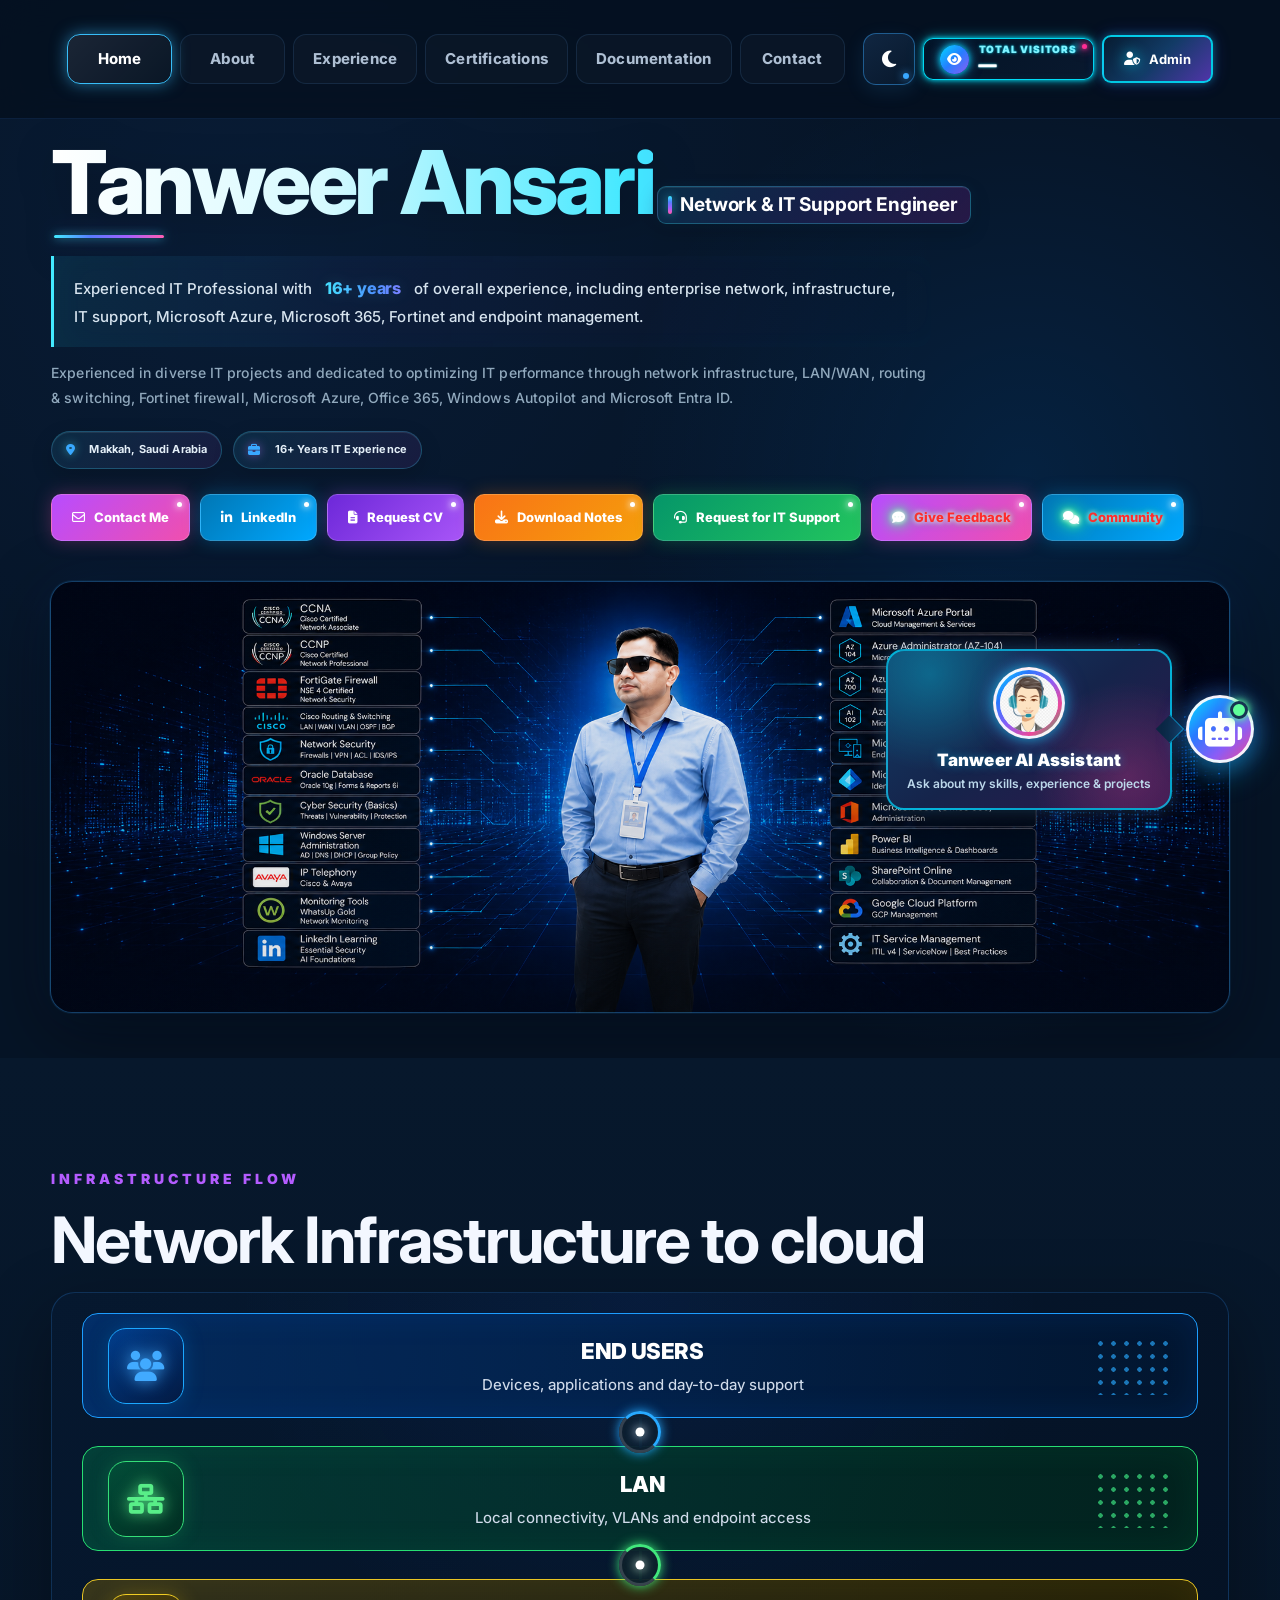
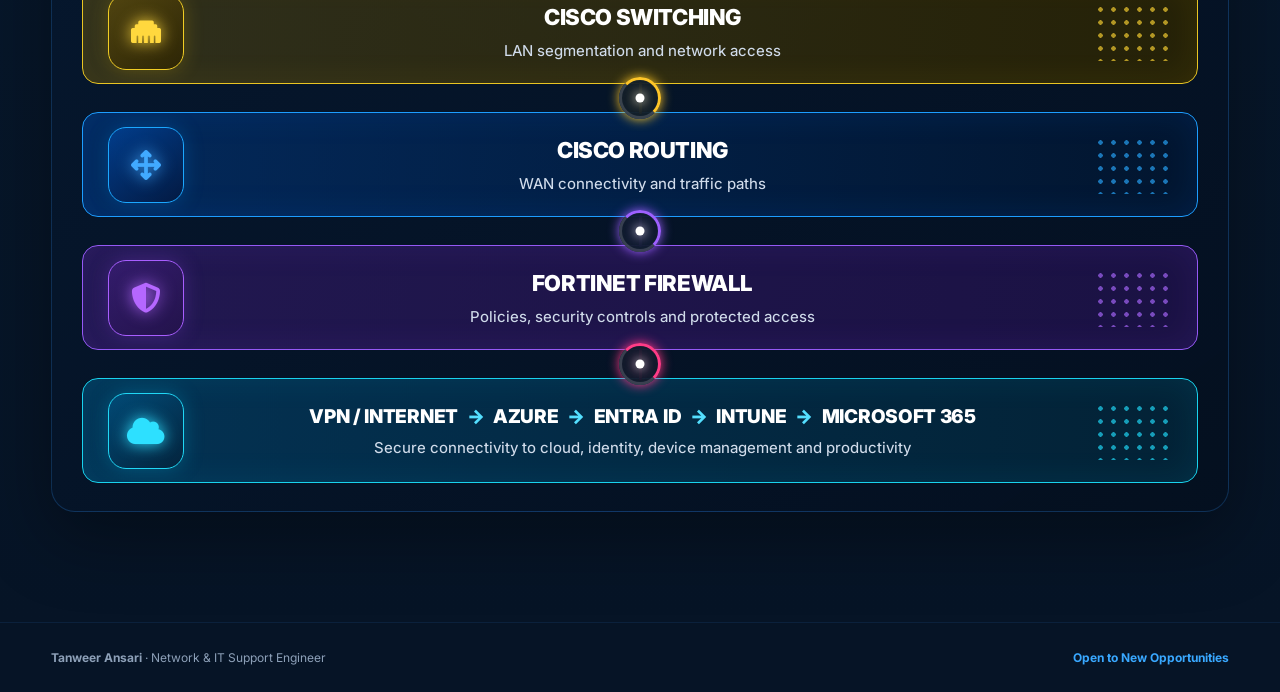
<file: index.html>
<!DOCTYPE html>
<html lang="en">

<head>

    <!-- Google tag (gtag.js) -->
    <script async src="https://www.googletagmanager.com/gtag/js?id=G-CLJZCDB7HK"></script>

    <script>
        window.dataLayer = window.dataLayer || [];

        function gtag() {
            dataLayer.push(arguments);
        }

        gtag('js', new Date());

        gtag('config', 'G-CLJZCDB7HK');
    </script>


    <meta charset="UTF-8">

    <meta name="viewport"
          content="width=device-width, initial-scale=1.0">


    <title>
        Tanweer Ansari | Network & IT Support Engineer
    </title>


    <meta name="description"
          content="Tanweer Ansari - Network & IT Support Engineer with 16+ years of enterprise IT experience across networking, Microsoft Azure, Microsoft 365, Fortinet and infrastructure support.">


    <meta name="keywords"
          content="Tanweer Ansari, Network Engineer, IT Support Engineer, Azure Engineer, Cisco, Fortinet, Microsoft 365, Intune, Entra ID, Saudi Arabia">


    <meta name="author"
          content="Tanweer Ansari">


    <!-- FONT AWESOME -->

    <link rel="stylesheet"
          href="https://cdnjs.cloudflare.com/ajax/libs/font-awesome/6.5.2/css/all.min.css">


    <!-- GOOGLE FONT -->

    <link rel="preconnect"
          href="https://fonts.googleapis.com">

    <link rel="preconnect"
          href="https://fonts.gstatic.com"
          crossorigin>


    <link href="https://fonts.googleapis.com/css2?family=Inter:wght@400;500;600;700;800&display=swap"
          rel="stylesheet">


    <!-- MAIN CSS -->

    <link rel="stylesheet"
          href="style.css">



<style>

/* =========================================================
   PREMIUM PINK DJ LIVE VISITOR COUNTER
   Bigger + clearer + WhatsApp size
========================================================= */


.nav-visitor-counter {

    position: relative;

    overflow: hidden;

    isolation: isolate;


    /* SAME FEEL AS WHATSAPP */

    height: 42px;

    min-width: 152px;


    padding:
        0 16px;


    display:
        inline-flex;


    align-items:
        center;


    justify-content:
        center;


    gap:
        10px;


    border-radius:
        10px;


    border:
        1px solid
        rgba(0, 229, 255, 0.95);


    background:

        linear-gradient(

            135deg,

            rgba(4, 20, 39, 0.98),

            rgba(9, 25, 47, 0.98)

        );


    flex:
        0 0 auto;


    white-space:
        nowrap;


    box-shadow:

        0 0 5px
        rgba(0,229,255,.90),

        0 0 12px
        rgba(0,229,255,.45),

        0 0 20px
        rgba(0,229,255,.12),

        inset 0 0 10px
        rgba(0,229,255,.05);


    animation:

        visitorSoftBeat
        1.4s
        ease-in-out
        infinite;


    transition:

        transform
        .25s
        ease,

        box-shadow
        .25s
        ease;

}



/* =========================================================
   PINK LASER LIGHT
   LEFT TO RIGHT
========================================================= */


.nav-visitor-counter::before {

    content:
        "";


    position:
        absolute;


    top:
        -90%;


    left:
        -45%;


    width:
        25%;


    height:
        280%;


    transform:

        rotate(24deg);


    background:

        linear-gradient(

            90deg,

            transparent,

            rgba(255, 20, 147, .12),

            rgba(255, 0, 128, .65),

            rgba(255, 105, 180, 1),

            rgba(255, 0, 128, .90),

            rgba(255, 20, 147, .30),

            transparent

        );


    filter:

        blur(1px);


    animation:

        visitorPinkLaser
        1.8s
        linear
        infinite;


    pointer-events:
        none;


    z-index:
        0;

}



/* =========================================================
   SMALL BLINKING LIVE LIGHTS
========================================================= */


.nav-visitor-counter::after {

    content:
        "";


    position:
        absolute;


    top:
        5px;


    right:
        6px;


    width:
        5px;


    height:
        5px;


    border-radius:
        50%;


    background:

        #ff2d95;


    box-shadow:

        0 0 4px
        #ff2d95,

        0 0 8px
        #ff2d95,

        0 0 13px
        rgba(255,45,149,.80),

        -8px 0 6px
        #00e5ff;


    animation:

        visitorLED
        .45s
        ease-in-out
        infinite
        alternate;


    z-index:
        5;

}



/* =========================================================
   CONTENT ABOVE LASER
========================================================= */


.nav-visitor-counter > * {

    position:
        relative;


    z-index:
        2;

}



/* =========================================================
   VISITOR EYE ICON
========================================================= */


.nav-visitor-counter
.visitor-counter-icon {

    width:
        29px !important;


    height:
        29px !important;


    min-width:
        29px !important;


    display:
        flex !important;


    align-items:
        center !important;


    justify-content:
        center !important;


    border-radius:
        50% !important;


    color:
        #ffffff !important;


    font-size:
        13px !important;


    background:

        linear-gradient(

            135deg,

            #00d9ff,

            #267dff,

            #8b5cf6

        ) !important;


    box-shadow:

        0 0 6px
        rgba(0,217,255,.95),

        0 0 13px
        rgba(0,217,255,.55),

        0 0 18px
        rgba(139,92,246,.18)

        !important;


    animation:

        visitorIconPulse
        .8s
        ease-in-out
        infinite
        alternate;

}



/* =========================================================
   VISITOR INFORMATION
========================================================= */


.nav-visitor-counter
.visitor-counter-info {

    display:
        flex !important;


    flex-direction:
        column !important;


    justify-content:
        center !important;


    align-items:
        flex-start !important;


    line-height:
        1 !important;

}



/* =========================================================
   TOTAL VISITORS TEXT
========================================================= */


.nav-visitor-counter
.visitor-counter-label {

    font-family:
        "Inter",
        sans-serif
        !important;


    font-size:
        10px !important;


    font-weight:
        900 !important;


    letter-spacing:
        .8px !important;


    line-height:
        1 !important;


    color:
        #82f2ff !important;


    text-shadow:

        0 0 2px
        rgba(0,229,255,.90),

        0 0 5px
        rgba(0,229,255,.30)

        !important;

}



/* =========================================================
   VISITOR NUMBER
   SHARP + CLEAR
========================================================= */


.nav-visitor-counter
#visitor-count {

    margin:

        3px
        0
        0
        !important;


    font-family:

        "Inter",
        Arial,
        sans-serif
        !important;


    font-size:

        18px
        !important;


    line-height:

        1
        !important;


    font-weight:

        900
        !important;


    letter-spacing:

        .3px
        !important;


    color:

        #ffffff
        !important;


    -webkit-font-smoothing:

        antialiased;


    text-rendering:

        geometricPrecision;


    text-shadow:

        0 0 1px
        rgba(255,255,255,1),

        0 0 3px
        rgba(0,229,255,.75)

        !important;


    animation:

        visitorNumberSharpPulse
        .9s
        ease-in-out
        infinite
        alternate;

}



/* =========================================================
   HIDE LONG DESCRIPTION
========================================================= */


.nav-visitor-counter
.visitor-counter-text {

    display:
        none !important;

}



/* =========================================================
   KEEP NAVBAR ITEMS IN SAME LINE
========================================================= */


.nav-buttons {

    flex-wrap:
        nowrap !important;

}



/* =========================================================
   HOVER
========================================================= */


.nav-visitor-counter:hover {

    transform:

        translateY(-2px)
        scale(1.045);


    box-shadow:

        0 0 7px
        rgba(0,229,255,.95),

        0 0 15px
        rgba(0,229,255,.60),

        0 0 25px
        rgba(255,0,128,.30);

}



/* =========================================================
   ANIMATION - PINK LASER
========================================================= */


@keyframes visitorPinkLaser {

    0% {

        left:
            -45%;

    }


    100% {

        left:
            135%;

    }

}



/* =========================================================
   ANIMATION - LED
========================================================= */


@keyframes visitorLED {

    from {

        opacity:
            .30;


        transform:

            scale(.7);

    }


    to {

        opacity:
            1;


        transform:

            scale(1.45);

    }

}



/* =========================================================
   ANIMATION - CARD HEART BEAT
========================================================= */


@keyframes visitorSoftBeat {

    0%,
    100% {

        transform:

            scale(1);

    }


    50% {

        transform:

            scale(1.015);

    }

}



/* =========================================================
   ANIMATION - EYE ICON
========================================================= */


@keyframes visitorIconPulse {

    from {

        transform:

            scale(.94);


        filter:

            brightness(.95);

    }


    to {

        transform:

            scale(1.07);


        filter:

            brightness(1.30);

    }

}



/* =========================================================
   ANIMATION - VISITOR NUMBER
========================================================= */


@keyframes visitorNumberSharpPulse {

    from {

        opacity:
            .93;


        transform:

            scale(1);

    }


    to {

        opacity:
            1;


        transform:

            scale(1.07);

    }

}



/* =========================================================
   LAPTOP
========================================================= */


@media
(max-width: 1250px) {


    .nav-visitor-counter {

        height:
            42px;


        min-width:
            145px;


        padding:

            0
            12px;


        gap:
            8px;

    }


    .nav-visitor-counter
    .visitor-counter-label {

        font-size:

            9px
            !important;

    }


    .nav-visitor-counter
    #visitor-count {

        font-size:

            17px
            !important;

    }

}



/* =========================================================
   TABLET / MOBILE
========================================================= */


@media
(max-width: 800px) {


    .nav-visitor-counter {

        height:
            38px;


        min-width:
            72px;


        padding:

            0
            7px;

    }


    .nav-visitor-counter
    .visitor-counter-label {

        display:

            none
            !important;

    }


    .nav-visitor-counter
    .visitor-counter-icon {

        width:

            25px
            !important;


        height:

            25px
            !important;


        min-width:

            25px
            !important;


        font-size:

            11px
            !important;

    }


    .nav-visitor-counter
    #visitor-count {

        font-size:

            16px
            !important;

    }

}



/* =========================================================
   SMALL MOBILE
========================================================= */


@media
(max-width: 520px) {


    .nav-visitor-counter {

        min-width:
            60px;


        padding:

            0
            6px;


        gap:
            5px;

    }


    .nav-visitor-counter
    .visitor-counter-icon {

        width:

            23px
            !important;


        height:

            23px
            !important;


        min-width:

            23px
            !important;

    }


    .nav-visitor-counter
    #visitor-count {

        font-size:

            15px
            !important;

    }

}

/* =========================================================
   PREMIUM FLOATING WHATSAPP
========================================================= */

.floating-whatsapp {

    position: fixed;

    right: 24px;
    bottom: 100px;

    z-index: 99999;

    display: flex;
    align-items: center;

    gap: 12px;
}


/* POPUP MESSAGE */

.whatsapp-popup {

    position: relative;

    padding: 12px 17px;

    border-radius: 14px;

    background:
        rgba(8, 25, 44, .96);

    border:
        1px solid
        rgba(37, 211, 102, .45);

    box-shadow:
        0 12px 35px
        rgba(0, 0, 0, .35),
        0 0 20px
        rgba(37, 211, 102, .12);

    color: #ffffff;

    font-family:
        "Inter",
        sans-serif;

    font-size: 12px;

    line-height: 1.35;

    white-space: nowrap;

    animation:
        whatsappPopupFloat
        2.5s
        ease-in-out
        infinite;
}


.whatsapp-popup strong {

    display: block;

    color: #5cf18e;

    font-size: 13px;

    margin-bottom: 2px;
}


.whatsapp-popup span {

    color: #b9c8d8;
}


/* SMALL ARROW */

.whatsapp-popup::after {

    content: "";

    position: absolute;

    right: -7px;
    top: 50%;

    width: 13px;
    height: 13px;

    background:
        rgba(8, 25, 44, .96);

    border-top:
        1px solid
        rgba(37, 211, 102, .35);

    border-right:
        1px solid
        rgba(37, 211, 102, .35);

    transform:
        translateY(-50%)
        rotate(45deg);
}


/* WHATSAPP ROUND BUTTON */

.whatsapp-float-btn {

    position: relative;

    width: 64px;
    height: 64px;

    min-width: 64px;

    display: flex;

    align-items: center;
    justify-content: center;

    border-radius: 50%;

    text-decoration: none;

    color: #ffffff !important;

    font-size: 32px;

    background:
        linear-gradient(
            145deg,
            #29e76f,
            #14a94f
        );

    border:
        2px solid
        rgba(255,255,255,.75);

    box-shadow:
        0 10px 30px
        rgba(37,211,102,.38),
        0 0 25px
        rgba(37,211,102,.30);

    transition:
        transform .3s ease,
        box-shadow .3s ease;

    animation:
        whatsappPulse
        1.8s
        ease-in-out
        infinite;
}


.whatsapp-float-btn:hover {

    transform:
        translateY(-5px)
        scale(1.10);

    box-shadow:
        0 18px 40px
        rgba(37,211,102,.55),
        0 0 35px
        rgba(37,211,102,.45);
}


/* ONLINE DOT */

.whatsapp-float-btn::after {

    content: "";

    position: absolute;

    right: 3px;
    top: 3px;

    width: 12px;
    height: 12px;

    border-radius: 50%;

    background:
        #ffffff;

    border:
        3px solid
        #16b957;

    box-shadow:
        0 0 10px
        rgba(255,255,255,.8);
}


/* ANIMATION */

@keyframes whatsappPulse {

    0%,
    100% {

        box-shadow:
            0 10px 30px
            rgba(37,211,102,.35),
            0 0 0 0
            rgba(37,211,102,.35);
    }

    50% {

        box-shadow:
            0 12px 35px
            rgba(37,211,102,.50),
            0 0 0 12px
            rgba(37,211,102,0);
    }

}


@keyframes whatsappPopupFloat {

    0%,
    100% {

        transform:
            translateY(0);
    }

    50% {

        transform:
            translateY(-4px);
    }

}


/* LIGHT THEME */

body.theme-light .whatsapp-popup {

    background:
        rgba(255,255,255,.98);

    color:
        #102033;

    border-color:
        rgba(37,211,102,.45);

    box-shadow:
        0 12px 30px
        rgba(30,70,110,.14);
}


body.theme-light .whatsapp-popup span {

    color:
        #52657a;
}


body.theme-light .whatsapp-popup::after {

    background:
        #ffffff;
}


/* MOBILE */

@media (max-width: 650px) {

    .floating-whatsapp {

        right: 16px;
        bottom: 85px;
    }


    .whatsapp-float-btn {

        width: 56px;
        height: 56px;

        min-width: 56px;

        font-size: 27px;
    }


    .whatsapp-popup {

        display: none;
    }

}
/* =========================================================
   BIG PREMIUM CUSTOMER SUPPORT WHATSAPP - FINAL OVERRIDE
========================================================= */

.floating-whatsapp {
    position: fixed !important;

    right: 35px !important;
    bottom: 105px !important;

    z-index: 99999 !important;

    display: flex !important;
    align-items: center !important;

    gap: 20px !important;
}


/* =========================================================
   BIG SUPPORT BOX
========================================================= */

.whatsapp-popup {
    position: relative !important;

    min-width: 310px !important;

    padding:
        24px 28px !important;

    text-align:
        center !important;

    border-radius:
        24px !important;

    background:
        radial-gradient(
            circle at 20% 10%,
            rgba(0, 214, 255, .20),
            transparent 35%
        ),
        linear-gradient(
            145deg,
            #123355,
            #07192e
        ) !important;

    border:
        2px solid
        rgba(0, 205, 255, .70) !important;

    box-shadow:
        0 20px 55px rgba(0,0,0,.48),
        0 0 25px rgba(0,210,255,.28),
        0 0 45px rgba(37,211,102,.14) !important;

    animation:
        tanweerSupportFloat
        2.5s ease-in-out infinite !important;
}


/* =========================================================
   CUSTOMER SUPPORT PERSON
========================================================= */

.support-agent-avatar {
    position: relative !important;

    width: 92px !important;
    height: 92px !important;

    margin:
        0 auto 17px !important;

    display: flex !important;

    align-items:
        center !important;

    justify-content:
        center !important;

    border-radius:
        50% !important;

    color:
        #ffffff !important;

    background:
        linear-gradient(
            135deg,
            #00d9ff,
            #267dff,
            #8b5cf6,
            #ec4899
        ) !important;

    border:
        4px solid
        rgba(255,255,255,.95) !important;

    box-shadow:
        0 0 18px rgba(0,217,255,.75),
        0 0 35px rgba(139,92,246,.45) !important;

    animation:
        tanweerAgentPulse
        1.8s ease-in-out infinite !important;
}


/* PERSON ICON */

.support-agent-avatar .agent-person {
    font-size:
        43px !important;

    color:
        #ffffff !important;
}


/* =========================================================
   HEADSET BADGE
========================================================= */

.support-agent-avatar .agent-headset {
    position:
        absolute !important;

    right:
        -5px !important;

    bottom:
        -5px !important;

    width:
        39px !important;

    height:
        39px !important;

    display:
        flex !important;

    align-items:
        center !important;

    justify-content:
        center !important;

    border-radius:
        50% !important;

    font-size:
        18px !important;

    color:
        #ffffff !important;

    background:
        linear-gradient(
            135deg,
            #38e878,
            #079447
        ) !important;

    border:
        3px solid
        #07192e !important;

    box-shadow:
        0 0 17px
        rgba(37,211,102,.85) !important;
}


/* =========================================================
   ONLINE STATUS DOT
========================================================= */

.support-agent-avatar::after {
    content: "";

    position:
        absolute;

    top:
        4px;

    right:
        7px;

    width:
        14px;

    height:
        14px;

    border-radius:
        50%;

    background:
        #58ff8b;

    border:
        3px solid
        #ffffff;

    box-shadow:
        0 0 15px
        #58ff8b;

    animation:
        tanweerOnlineBlink
        .75s ease-in-out infinite alternate;
}


/* =========================================================
   NEED IT SUPPORT TITLE
========================================================= */

.whatsapp-popup strong {
    display:
        block !important;

    margin-bottom:
        7px !important;

    font-family:
        "Inter",
        sans-serif !important;

    font-size:
        21px !important;

    font-weight:
        900 !important;

    letter-spacing:
        .2px !important;

    color:
        #ffffff !important;

    text-shadow:
        0 0 10px
        rgba(0,210,255,.40) !important;
}


/* =========================================================
   CHAT TEXT
========================================================= */

.whatsapp-popup span {
    font-family:
        "Inter",
        sans-serif !important;

    font-size:
        15px !important;

    font-weight:
        600 !important;

    color:
        #bcd8eb !important;
}


/* =========================================================
   POPUP ARROW
========================================================= */

.whatsapp-popup::after {
    content: "";

    position:
        absolute !important;

    right:
        -10px !important;

    top:
        50% !important;

    width:
        19px !important;

    height:
        19px !important;

    background:
        #0c2742 !important;

    border-top:
        1px solid
        rgba(0,205,255,.50) !important;

    border-right:
        1px solid
        rgba(0,205,255,.50) !important;

    transform:
        translateY(-50%)
        rotate(45deg) !important;
}


/* =========================================================
   BIG WHATSAPP BUTTON
========================================================= */

.whatsapp-float-btn {
    width:
        90px !important;

    height:
        90px !important;

    min-width:
        90px !important;

    display:
        flex !important;

    align-items:
        center !important;

    justify-content:
        center !important;

    border-radius:
        50% !important;

    font-size:
        47px !important;

    color:
        #ffffff !important;

    background:
        linear-gradient(
            145deg,
            #49f188,
            #25D366,
            #078c43
        ) !important;

    border:
        4px solid
        rgba(255,255,255,.95) !important;

    box-shadow:
        0 15px 40px rgba(37,211,102,.55),
        0 0 30px rgba(37,211,102,.52),
        0 0 55px rgba(37,211,102,.20) !important;

    animation:
        tanweerWhatsappPulse
        1.8s ease-in-out infinite !important;

    transition:
        transform .3s ease,
        box-shadow .3s ease !important;
}


.whatsapp-float-btn:hover {
    transform:
        translateY(-8px)
        scale(1.12) !important;

    box-shadow:
        0 22px 48px rgba(37,211,102,.68),
        0 0 40px rgba(37,211,102,.65),
        0 0 70px rgba(37,211,102,.28) !important;
}


/* =========================================================
   ANIMATIONS
========================================================= */

@keyframes tanweerAgentPulse {

    0%,
    100% {
        transform:
            scale(1);
    }

    50% {
        transform:
            scale(1.06);
    }
}


@keyframes tanweerOnlineBlink {

    from {
        opacity:
            .45;

        transform:
            scale(.80);
    }

    to {
        opacity:
            1;

        transform:
            scale(1.18);
    }
}


@keyframes tanweerSupportFloat {

    0%,
    100% {
        transform:
            translateY(0);
    }

    50% {
        transform:
            translateY(-6px);
    }
}


@keyframes tanweerWhatsappPulse {

    0%,
    100% {
        box-shadow:
            0 15px 40px rgba(37,211,102,.48),
            0 0 0 0 rgba(37,211,102,.38);
    }

    50% {
        box-shadow:
            0 17px 44px rgba(37,211,102,.62),
            0 0 0 16px rgba(37,211,102,0);
    }
}


/* =========================================================
   LIGHT THEME
========================================================= */

body.theme-light .whatsapp-popup {
    background:
        linear-gradient(
            145deg,
            #ffffff,
            #edf8ff
        ) !important;

    border-color:
        rgba(0,150,220,.50) !important;

    box-shadow:
        0 18px 45px
        rgba(30,80,130,.18) !important;
}


body.theme-light .whatsapp-popup strong {
    color:
        #102033 !important;

    text-shadow:
        none !important;
}


body.theme-light .whatsapp-popup span {
    color:
        #52657a !important;
}


body.theme-light .whatsapp-popup::after {
    background:
        #f3faff !important;
}


/* =========================================================
   MOBILE
========================================================= */

@media (max-width: 650px) {

    .floating-whatsapp {
        right:
            17px !important;

        bottom:
            85px !important;
    }


    .whatsapp-popup {
        display:
            none !important;
    }


    .whatsapp-float-btn {
        width:
            64px !important;

        height:
            64px !important;

        min-width:
            64px !important;

        font-size:
            33px !important;
    }

}    
 /* =========================================================
   COMPACT CUSTOMER SUPPORT WHATSAPP - FINAL OVERRIDE
========================================================= */

.floating-whatsapp {
    right: 26px !important;
    bottom: 90px !important;
    gap: 14px !important;
}


/* SMALLER SUPPORT BOX */

.whatsapp-popup {
    min-width: 245px !important;

    padding:
        16px 19px !important;

    border-radius:
        18px !important;

    background:
        radial-gradient(
            circle at 15% 15%,
            rgba(0, 229, 255, .28),
            transparent 35%
        ),
        radial-gradient(
            circle at 85% 80%,
            rgba(236, 72, 153, .25),
            transparent 35%
        ),
        linear-gradient(
            145deg,
            #123e68,
            #15244b,
            #30174c
        ) !important;

    border:
        2px solid
        rgba(0, 217, 255, .70) !important;

    box-shadow:
        0 14px 35px rgba(0,0,0,.38),
        0 0 18px rgba(0,217,255,.25),
        0 0 25px rgba(236,72,153,.16) !important;
}


/* CUSTOMER CARE PHOTO */

.support-agent-avatar {
    width:
        72px !important;

    height:
        72px !important;

    margin:
        0 auto 10px !important;

    padding:
        4px !important;

    overflow:
        hidden !important;

    border-radius:
        50% !important;

    background:
        linear-gradient(
            135deg,
            #00e5ff,
            #2979ff,
            #8b5cf6,
            #ec4899,
            #22c55e
        ) !important;

    border:
        3px solid
        rgba(255,255,255,.92) !important;

    box-shadow:
        0 0 14px rgba(0,229,255,.65),
        0 0 25px rgba(139,92,246,.38) !important;
}


/* ACTUAL CUSTOMER CARE IMAGE */

.support-agent-avatar img {
    width:
        100% !important;

    height:
        100% !important;

    display:
        block !important;

    object-fit:
        cover !important;

    object-position:
        center top !important;

    border-radius:
        50% !important;

    background:
        linear-gradient(
            135deg,
            #dff8ff,
            #dcd8ff,
            #ffdcef
        ) !important;
}


/* REMOVE OLD GREEN STATUS DOT */

.support-agent-avatar::after {
    display:
        none !important;
}


/* TEXT SMALLER */

.whatsapp-popup strong {
    font-size:
        17px !important;

    margin-bottom:
        4px !important;
}


.whatsapp-popup span {
    font-size:
        12px !important;
}


/* SMALLER WHATSAPP BUTTON */

.whatsapp-float-btn {
    width:
        68px !important;

    height:
        68px !important;

    min-width:
        68px !important;

    font-size:
        35px !important;

    border:
        3px solid
        rgba(255,255,255,.95) !important;

    box-shadow:
        0 10px 28px rgba(37,211,102,.48),
        0 0 22px rgba(37,211,102,.38) !important;
}


.whatsapp-float-btn:hover {
    transform:
        translateY(-5px)
        scale(1.08) !important;
}


/* LIGHT THEME */

body.theme-light .whatsapp-popup {
    background:
        radial-gradient(
            circle at 15% 15%,
            rgba(0,210,255,.20),
            transparent 35%
        ),
        radial-gradient(
            circle at 85% 80%,
            rgba(236,72,153,.14),
            transparent 35%
        ),
        linear-gradient(
            145deg,
            #ffffff,
            #edf8ff,
            #f7efff
        ) !important;
}


/* MOBILE */

@media (max-width: 650px) {

    .floating-whatsapp {
        right:
            15px !important;

        bottom:
            80px !important;
    }

    .whatsapp-popup {
        display:
            none !important;
    }

    .whatsapp-float-btn {
        width:
            57px !important;

        height:
            57px !important;

        min-width:
            57px !important;

        font-size:
            29px !important;
    }

}   
 /* =========================================================
   PREMIUM HOME HERO — EXECUTIVE TECH DESIGN
   SAFE FINAL OVERRIDE
========================================================= */


/* =========================================================
   HERO CONTENT
========================================================= */

#home .hero-content {
    position: relative;
    z-index: 5;

    font-family:
        "Inter",
        Arial,
        sans-serif;
}


/* =========================================================
   NAME — TANWEER ANSARI
========================================================= */

#home .hero-content h1 {

    position: relative;

    display: inline-block;

    margin-top: 14px !important;
    margin-bottom: 10px !important;

    font-family:
        "Inter",
        Arial,
        sans-serif !important;

    font-size:
        clamp(58px, 7vw, 88px) !important;

    font-weight:
        800 !important;

    line-height:
        .98 !important;

    letter-spacing:
        -3.5px !important;

    background:
        linear-gradient(
            90deg,
            #ffffff 0%,
            #d7faff 15%,
            #43e8ff 32%,
            #438cff 48%,
            #8c6dff 63%,
            #df68ff 78%,
            #ff67b3 90%,
            #ffffff 100%
        );

    background-size:
        300% auto;

    -webkit-background-clip:
        text;

    background-clip:
        text;

    -webkit-text-fill-color:
        transparent;

    text-shadow:
        none !important;

    filter:
        drop-shadow(
            0 8px 22px
            rgba(0,0,0,.20)
        );

    animation:
        tanweerHeroNameFlow
        7s linear infinite;
}


/* GLOWING LINE BELOW NAME */

#home .hero-content h1::after {

    content: "";

    position: absolute;

    left: 3px;
    bottom: -13px;

    width: 110px;
    height: 3px;

    border-radius:
        100px;

    background:
        linear-gradient(
            90deg,
            #42eaff,
            #587cff,
            #a360ff,
            #ff5eb2
        );

    box-shadow:
        0 0 10px rgba(66,234,255,.70),
        0 0 22px rgba(120,85,255,.30);

    animation:
        tanweerHeroUnderline
        2.8s ease-in-out infinite;
}


/* =========================================================
   JOB TITLE
========================================================= */

#home .hero-content h2 {

    position: relative;

    display: inline-flex;

    align-items: center;

    gap: 8px;


    margin-top:
        16px !important;

    margin-bottom:
        4px !important;


    padding:
        7px 12px 7px 10px;


    font-family:
        "Inter",
        Arial,
        sans-serif !important;


    font-size:
        clamp(15px, 1.55vw, 19px) !important;


    font-weight:
        700 !important;


    line-height:
        1.2 !important;


    letter-spacing:
        -.15px;


    color:
        #ffffff !important;


    border:
        1px solid
        rgba(68,224,255,.28);


    border-radius:
        9px;


    background:
        linear-gradient(
            135deg,
            rgba(10,52,79,.80),
            rgba(28,34,82,.76),
            rgba(55,25,83,.65)
        );


    box-shadow:
        0 7px 20px
        rgba(0,0,0,.18),

        inset 0 1px 0
        rgba(255,255,255,.08),

        0 0 14px
        rgba(45,200,255,.07);


    backdrop-filter:
        blur(10px);

    -webkit-backdrop-filter:
        blur(10px);

}


/* COLOR BAR BEFORE TITLE */

#home .hero-content h2::before {

    content: "";

    width: 4px;
    height: 18px;

    flex:
        0 0 4px;

    border-radius:
        50px;

    background:
        linear-gradient(
            180deg,
            #38ecff,
            #527fff,
            #a35fff,
            #ff5baa
        );

    box-shadow:
        0 0 10px
        rgba(65,230,255,.65);

    animation:
        tanweerRolePulse
        2s ease-in-out infinite;
}


/* =========================================================
   FIRST PROFESSIONAL PARAGRAPH
========================================================= */

#home .hero-intro {

    position: relative;

    max-width:
        880px !important;

    margin-top:
        21px !important;

    margin-bottom:
        0 !important;

    padding:
        17px 20px;

    font-family:
        "Inter",
        Arial,
        sans-serif !important;

    font-size:
        15px !important;

    font-weight:
        500;

    line-height:
        1.75 !important;

    letter-spacing:
        .05px;

    color:
        #d7e4ef !important;

    border-left:
        3px solid
        #43eaff;

    border-radius:
        0 14px 14px 0;

    background:
        linear-gradient(
            90deg,
            rgba(36,188,225,.10),
            rgba(91,96,230,.05),
            rgba(150,70,220,.025),
            transparent
        );

    box-shadow:
        inset 10px 0 30px
        rgba(40,210,255,.025);
}


/* =========================================================
   16+ YEARS
========================================================= */

#home .hero-intro strong {

    display: inline-block;

    position: relative;

    margin:
        0 3px;

    padding:
        1px 6px;

    font-size:
        1.08em;

    font-weight:
        800 !important;

    letter-spacing:
        -.2px;

    background:
        linear-gradient(
            90deg,
            #45eaff,
            #4c94ff,
            #a86cff,
            #ff68b2,
            #45eaff
        );

    background-size:
        250% auto;

    -webkit-background-clip:
        text;

    background-clip:
        text;

    -webkit-text-fill-color:
        transparent;

    filter:
        drop-shadow(
            0 0 7px
            rgba(65,220,255,.15)
        );

    animation:
        tanweerYearsFlow
        4s linear infinite;
}


/* =========================================================
   SECOND DESCRIPTION
========================================================= */

#home .hero-description {

    max-width:
        880px !important;

    margin-top:
        13px !important;

    margin-bottom:
        0 !important;

    font-family:
        "Inter",
        Arial,
        sans-serif !important;

    font-size:
        14px !important;

    font-weight:
        500;

    line-height:
        1.8 !important;

    letter-spacing:
        .08px;

    color:
        #91a9bd !important;
}


/* =========================================================
   LOCATION + EXPERIENCE
========================================================= */

#home .hero-meta {

    display:
        flex !important;

    align-items:
        center;

    flex-wrap:
        wrap;

    gap:
        11px !important;

    margin-top:
        21px !important;
}


/* PREMIUM PILLS */

#home .hero-meta span {

    position:
        relative;

    overflow:
        hidden;

    display:
        inline-flex;

    align-items:
        center;

    gap:
        8px;

    padding:
        9px 14px;

    border-radius:
        100px;

    font-family:
        "Inter",
        Arial,
        sans-serif;

    font-size:
        11px;

    font-weight:
        700;

    letter-spacing:
        .15px;

    color:
        #e3eef7;

    border:
        1px solid
        rgba(69,214,255,.25);

    background:
        linear-gradient(
            135deg,
            rgba(13,48,73,.82),
            rgba(30,29,68,.76)
        );

    box-shadow:
        0 8px 22px
        rgba(0,0,0,.16),

        inset 0 1px 0
        rgba(255,255,255,.08);

    backdrop-filter:
        blur(10px);

    -webkit-backdrop-filter:
        blur(10px);

    transition:
        transform .3s ease,
        box-shadow .3s ease,
        border-color .3s ease;
}


/* META HOVER */

#home .hero-meta span:hover {

    transform:
        translateY(-4px)
        scale(1.025);

    border-color:
        rgba(72,230,255,.72);

    box-shadow:
        0 12px 28px
        rgba(0,0,0,.23),

        0 0 18px
        rgba(65,220,255,.15);
}


/* META ICON */

#home .hero-meta span i {

    position:
        relative;

    z-index:
        2;

    color:
        #48eaff;

    font-size:
        12px;

    filter:
        drop-shadow(
            0 0 5px
            rgba(72,234,255,.55)
        );
}


#home .hero-meta span:nth-child(2) i {

    color:
        #b875ff;

    filter:
        drop-shadow(
            0 0 5px
            rgba(184,117,255,.55)
        );
}


/* SHINE MOVEMENT */

#home .hero-meta span::after {

    content: "";

    position: absolute;

    top: -100%;
    left: -55%;

    width: 30%;
    height: 300%;

    transform:
        rotate(22deg);

    background:
        linear-gradient(
            90deg,
            transparent,
            rgba(255,255,255,.16),
            transparent
        );

    animation:
        tanweerMetaShine
        5s linear infinite;
}


#home .hero-meta span:nth-child(2)::after {

    animation-delay:
        -2.5s;
}


/* =========================================================
   SOFT ENTRY ANIMATION
========================================================= */

#home .hero-content h1,
#home .hero-content h2,
#home .hero-intro,
#home .hero-description,
#home .hero-meta {

    animation-fill-mode:
        both;
}


#home .hero-content h1 {

    animation:
        tanweerHeroNameFlow
        7s linear infinite,
        tanweerHeroEntry
        .7s ease both;
}


#home .hero-content h2 {

    animation:
        tanweerHeroEntry
        .7s .10s ease both;
}


#home .hero-intro {

    animation:
        tanweerHeroEntry
        .7s .20s ease both;
}


#home .hero-description {

    animation:
        tanweerHeroEntry
        .7s .30s ease both;
}


#home .hero-meta {

    animation:
        tanweerHeroEntry
        .7s .40s ease both;
}


/* =========================================================
   ANIMATIONS
========================================================= */

@keyframes tanweerHeroNameFlow {

    0% {

        background-position:
            0% center;
    }

    100% {

        background-position:
            300% center;
    }

}


@keyframes tanweerHeroUnderline {

    0%,
    100% {

        width:
            85px;

        opacity:
            .65;
    }

    50% {

        width:
            145px;

        opacity:
            1;
    }

}


@keyframes tanweerRolePulse {

    0%,
    100% {

        opacity:
            .65;

        transform:
            scaleY(.83);
    }

    50% {

        opacity:
            1;

        transform:
            scaleY(1.10);
    }

}


@keyframes tanweerYearsFlow {

    to {

        background-position:
            250% center;
    }

}


@keyframes tanweerMetaShine {

    0% {

        left:
            -55%;
    }

    65%,
    100% {

        left:
            140%;
    }

}


@keyframes tanweerHeroEntry {

    from {

        opacity:
            0;

        transform:
            translateY(20px);
    }

    to {

        opacity:
            1;

        transform:
            translateY(0);
    }

}


/* =========================================================
   LIGHT THEME
========================================================= */

body.theme-light
#home .hero-content h1 {

    background:
        linear-gradient(
            90deg,
            #11283e,
            #087be8,
            #4855d9,
            #8a47c8,
            #c83e8a,
            #11283e
        );

    background-size:
        300% auto;

    -webkit-background-clip:
        text;

    background-clip:
        text;

    -webkit-text-fill-color:
        transparent;
}


body.theme-light
#home .hero-content h2 {

    color:
        #173047 !important;

    background:
        linear-gradient(
            135deg,
            rgba(255,255,255,.92),
            rgba(240,247,255,.94)
        );

    border-color:
        rgba(30,140,210,.22);

    box-shadow:
        0 9px 25px
        rgba(40,90,140,.10);
}


body.theme-light
#home .hero-intro {

    color:
        #354b60 !important;

    background:
        linear-gradient(
            90deg,
            rgba(20,160,220,.08),
            rgba(100,70,220,.04),
            transparent
        );
}


body.theme-light
#home .hero-description {

    color:
        #5d7184 !important;
}


body.theme-light
#home .hero-meta span {

    color:
        #314a60;

    border-color:
        rgba(20,125,210,.17);

    background:
        rgba(255,255,255,.80);

    box-shadow:
        0 7px 20px
        rgba(40,80,120,.08);
}


/* =========================================================
   MOBILE
========================================================= */

@media (max-width: 800px) {

    #home .hero-content {

        text-align:
            center;
    }


    #home .hero-content h1 {

        font-size:
            clamp(48px, 13vw, 66px)
            !important;

        letter-spacing:
            -2.5px !important;
    }


    #home .hero-content h1::after {

        left:
            50%;

        transform:
            translateX(-50%);
    }


    #home .hero-content h2 {

        justify-content:
            center;

        font-size:
            18px !important;
    }


    #home .hero-intro {

        border-left:
            none;

        border-top:
            2px solid
            rgba(65,225,255,.65);

        border-radius:
            13px;

        margin-left:
            auto;

        margin-right:
            auto;
    }


    #home .hero-description {

        margin-left:
            auto;

        margin-right:
            auto;
    }


    #home .hero-meta {

        justify-content:
            center;
    }

}


@media (max-width: 520px) {

    #home .hero-content h1 {

        font-size:
            45px !important;

        letter-spacing:
            -2px !important;
    }


    #home .hero-content h2 {

        font-size:
            15px !important;

        padding:
            9px 11px;
    }


    #home .hero-intro {

        padding:
            14px;

        font-size:
            13px !important;
    }


    #home .hero-description {

        font-size:
            12.5px !important;
    }


    #home .hero-meta span {

        padding:
            8px 11px;

        font-size:
            10px;
    }

}   
/* =========================================================
   GIVE FEEDBACK — GREEN BLINK GLOW
========================================================= */

.btn-feedback-glow {

    position: relative !important;

    color: #ff2b2b !important;
    -webkit-text-fill-color: #ff2b2b !important;

    border:
        2px solid #39ff88 !important;

    background:
        linear-gradient(
            135deg,
            #063b24,
            #0b7a43,
            #16c96a
        ) !important;

    text-shadow:
        0 0 5px #ffffff,
        0 0 10px #39ff88 !important;

    animation:
        feedbackGreenBlink
        .65s
        ease-in-out
        infinite
        alternate !important;
}


.btn-feedback-glow i {

    color:
        #ffffff !important;
    -webkit-text-fill-color: #ffffff !important;

    filter:
        drop-shadow(
            0 0 8px
            #39ff88
        );
}


.btn-feedback-glow:hover {

    transform:
        translateY(-4px)
        scale(1.06) !important;

    box-shadow:
        0 0 15px #39ff88,
        0 0 30px #20e878,
        0 0 50px rgba(40,255,125,.85)
        !important;
}


/* GREEN LIGHT ON / OFF */

@keyframes feedbackGreenBlink {

    0% {

        filter:
            brightness(.75);

        box-shadow:
            0 0 4px rgba(57,255,136,.35),
            0 0 8px rgba(57,255,136,.25)
            !important;
    }


    100% {

        filter:
            brightness(1.45);

        box-shadow:
            0 0 10px #39ff88,
            0 0 22px #20e878,
            0 0 40px rgba(40,255,125,.90),
            0 0 60px rgba(40,255,125,.55)
            !important;
    }

}
    /* =========================================================
   VISITOR COUNTER CLICK HERE BLINKING HINT
========================================================= */

.visitor-click-hint {

    display: inline-flex;
    align-items: center;
    gap: 8px;

    margin-left: 10px;
    padding: 8px 12px;

    border-radius: 999px;
    cursor: pointer;
    white-space: nowrap;

    color: #ffffff;
    background: linear-gradient(
        135deg,
        rgba(255, 170, 0, 0.96),
        rgba(255, 111, 0, 0.96),
        rgba(255, 45, 85, 0.96)
    );

    border: 1px solid rgba(255,255,255,.75);

    box-shadow:
        0 0 8px rgba(255, 170, 0, .70),
        0 0 18px rgba(255, 111, 0, .45),
        0 0 30px rgba(255, 45, 85, .28);

    animation:
        visitorHintBlink .55s ease-in-out infinite alternate;

    transition:
        transform .25s ease,
        box-shadow .25s ease;
}


.visitor-click-hint:hover {

    transform:
        translateY(-2px)
        scale(1.05);

    box-shadow:
        0 0 10px rgba(255,255,255,.70),
        0 0 20px rgba(255,170,0,.85),
        0 0 35px rgba(255,45,85,.55);
}


.visitor-click-hint .click-hand {

    display: inline-flex;
    align-items: center;
    justify-content: center;

    font-size: 18px;
    color: #fff36a;

    text-shadow:
        0 0 6px rgba(255,243,106,.95),
        0 0 14px rgba(255,170,0,.70);

    animation:
        visitorHandPoint .45s ease-in-out infinite alternate;
}


.visitor-click-hint .click-hint-text {

    font-family: "Inter", sans-serif;
    font-size: 11px;
    font-weight: 900;
    letter-spacing: .7px;
    text-transform: uppercase;
    color: #ffffff;
}


@keyframes visitorHintBlink {

    0% {
        opacity: .65;
        filter: brightness(.90);
    }

    100% {
        opacity: 1;
        filter: brightness(1.35);
    }

}


@keyframes visitorHandPoint {

    0% {
        transform: translateX(0);
    }

    100% {
        transform: translateX(-6px) scale(1.12);
    }

}


@media (max-width: 980px) {

    .visitor-click-hint {
        display: none !important;
    }

}
</style>


</head>



<body>



<!-- =========================================================
     NAVIGATION
========================================================= -->


<header class="navbar">


    <div class="nav-container">



        <!-- LOGO -->


        <a href="#home"
           class="logo">

            TANWEER<span>.</span>

        </a>



        <!-- NAVIGATION -->


        <nav id="navMenu">


            <a href="#home"
               class="active">

                Home

            </a>


            <a href="about.html">

                About

            </a>


       
            <a href="experience.html">

                Experience

            </a>


            <a href="certifications.html">

                Certifications

            </a>

<a href="documentation.html">
    Documentation
</a>
            


            <a href="/contact.html">

                Contact

            </a>


        </nav>



        <!-- RIGHT NAVIGATION -->


        <div class="nav-buttons">



            <!-- THEME BUTTON -->


            <button
                id="themeToggle"
                class="icon-btn">


                <i class="fa-solid fa-moon"></i>


            </button>



          


            <!-- =================================================
                 LIVE VISITOR COUNTER
            ================================================= -->


           <div

    class="nav-visitor-counter"

    title="Open Visitor Analytics"

    onclick="window.location.href='visitor-analytics.html';"

    style="cursor:pointer;">



                <!-- EYE -->


                <div class="visitor-counter-icon">


                    <i class="fa-solid fa-eye"></i>


                </div>



                <!-- VISITOR INFORMATION -->


                <div class="visitor-counter-info">



                    <span class="visitor-counter-label">


                        TOTAL VISITORS


                    </span>



                    <strong id="visitor-count">


                        Loading...


                    </strong>



                    <span class="visitor-counter-text">


                        Portfolio Visits Worldwide


                    </span>



                </div>


            </div>
   <!-- ADMIN -->

<a href="admin.html"
   class="btn btn-support btn-admin-login"
   title="Open Admin Dashboard">

    <i class="fa-solid fa-user-shield"></i>

    Admin

</a>

            <!-- MOBILE MENU -->


            <button

                id="menuToggle"

                class="menu-btn">


                <i class="fa-solid fa-bars"></i>


            </button>


        </div>


    </div>


</header>





<!-- =========================================================
     HOME / HERO
========================================================= -->


<section
    id="home"
    class="hero">



    <div class="hero-overlay"></div>

    <div class="hero-content">



        <h1>

            Tanweer Ansari

        </h1>



        <h2>

            Network & IT Support Engineer

        </h2>



        <p class="hero-intro">


            Experienced IT Professional with

            <strong>

                16+ years

            </strong>

            of overall experience, including enterprise network,
            infrastructure, IT support, Microsoft Azure,
            Microsoft 365, Fortinet and endpoint management.


        </p>



        <p class="hero-description">


            Experienced in diverse IT projects and dedicated to
            optimizing IT performance through network infrastructure,
            LAN/WAN, routing & switching, Fortinet firewall,
            Microsoft Azure, Office 365, Windows Autopilot and
            Microsoft Entra ID.


        </p>



        <div class="hero-meta">



            <span>


                <i class="fa-solid fa-location-dot"></i>


                Makkah, Saudi Arabia


            </span>



            <span>


                <i class="fa-solid fa-briefcase"></i>


                16+ Years IT Experience


            </span>


        </div>




        <!-- =====================================================
             HERO BUTTONS
        ====================================================== -->


        <div class="hero-buttons">



            <!-- CONTACT ME -->


            <a href="mailto:tanweerstudy25@gmail.com"

               class="btn btn-pink">


                <i class="fa-regular fa-envelope"></i>


                Contact Me


            </a>



            <!-- LINKEDIN -->


            <a href="https://www.linkedin.com/in/tanweeransari21"

               target="_blank"

               rel="noopener noreferrer"

               class="btn btn-linkedin">


                <i class="fa-brands fa-linkedin-in"></i>


                LinkedIn


            </a>



        



            <!-- REQUEST CV -->


            <a href="/contact.html"

               class="btn btn-cv">


                <i class="fa-solid fa-file-lines"></i>


                Request CV


            </a>



            <!-- DOWNLOAD NOTES -->


            <a href="notes.html"

               class="btn btn-notes">


                <i class="fa-solid fa-download"></i>


                Download Notes


            </a>




<!-- IT SUPPORT -->

<a href="support.html"
   class="btn btn-support">

    <i class="fa-solid fa-headset"></i>

    Request for IT Support

</a>


<div class="feedback-community-pair">

    <!-- FEEDBACK -->

    <a href="feedback.html"
       class="btn btn-support btn-feedback-glow">

        <i class="fa-solid fa-comment-dots"></i>

        Give Feedback

    </a>


    <!-- COMMUNITY -->

    <a href="community.html"
       class="btn btn-support btn-feedback-glow">

        <i class="fa-solid fa-comments"></i>

        Community

    </a>

</div>



        
          
        </div>


    </div>


</section>

<!-- =========================================================
     INFRASTRUCTURE FLOW
========================================================= -->


<section
    class="section section-dark premium-flow-section">


    <div class="container">



        <div class="section-label premium-flow-label">


            INFRASTRUCTURE FLOW


        </div>



        <h2 class="section-title left premium-flow-title">


            Network Infrastructure to cloud

        </h2>
        <div class="premium-flow-box">





            <!-- END USERS -->


            <div class="premium-flow-card flow-blue">


                <div class="premium-flow-icon">


                    <i class="fa-solid fa-users"></i>


                </div>


                <div class="premium-flow-content">


                    <strong>

                        END USERS

                    </strong>


                    <span>

                        Devices, applications and day-to-day support

                    </span>


                </div>


                <div class="flow-dots"></div>


            </div>




            <div class="premium-flow-connector connector-blue">

                <span></span>

            </div>




            <!-- LAN -->


            <div class="premium-flow-card flow-green">


                <div class="premium-flow-icon">


                    <i class="fa-solid fa-network-wired"></i>


                </div>


                <div class="premium-flow-content">


                    <strong>

                        LAN

                    </strong>


                    <span>

                        Local connectivity, VLANs and endpoint access

                    </span>


                </div>


                <div class="flow-dots"></div>


            </div>




            <div class="premium-flow-connector connector-green">

                <span></span>

            </div>




            <!-- CISCO SWITCHING -->


            <div class="premium-flow-card flow-yellow">


                <div class="premium-flow-icon">


                    <i class="fa-solid fa-ethernet"></i>


                </div>


                <div class="premium-flow-content">


                    <strong>

                        CISCO SWITCHING

                    </strong>


                    <span>

                        LAN segmentation and network access

                    </span>


                </div>


                <div class="flow-dots"></div>


            </div>




            <div class="premium-flow-connector connector-yellow">

                <span></span>

            </div>




            <!-- CISCO ROUTING -->


            <div class="premium-flow-card flow-blue">


                <div class="premium-flow-icon">


                    <i class="fa-solid fa-arrows-up-down-left-right"></i>


                </div>


                <div class="premium-flow-content">


                    <strong>

                        CISCO ROUTING

                    </strong>


                    <span>

                        WAN connectivity and traffic paths

                    </span>


                </div>


                <div class="flow-dots"></div>


            </div>




            <div class="premium-flow-connector connector-purple">

                <span></span>

            </div>




            <!-- FORTINET FIREWALL -->


            <div class="premium-flow-card flow-purple">


                <div class="premium-flow-icon">


                    <i class="fa-solid fa-shield-halved"></i>


                </div>


                <div class="premium-flow-content">


                    <strong>

                        FORTINET FIREWALL

                    </strong>


                    <span>

                        Policies, security controls and protected access

                    </span>


                </div>


                <div class="flow-dots"></div>


            </div>




            <div class="premium-flow-connector connector-pink">

                <span></span>

            </div>




            <!-- CLOUD -->


            <div class="premium-flow-card flow-cyan">


                <div class="premium-flow-icon">


                    <i class="fa-solid fa-cloud"></i>


                </div>


                <div class="premium-flow-content">


                    <strong class="cloud-path">


                        VPN / INTERNET


                        <b>→</b>


                        AZURE


                        <b>→</b>


                        ENTRA ID


                        <b>→</b>


                        INTUNE


                        <b>→</b>


                        MICROSOFT 365


                    </strong>


                    <span>


                        Secure connectivity to cloud, identity,
                        device management and productivity


                    </span>


                </div>


                <div class="flow-dots"></div>


            </div>


        </div>


    </div>


</section>





<!-- =========================================================
     FOOTER
========================================================= -->


<footer>


    <div class="container footer-content">



        <div>


            <strong>

                Tanweer Ansari

            </strong>


            <span>

                · Network & IT Support Engineer

            </span>


        </div>



        <a href="#home">


            Open to New Opportunities


        </a>


    </div>


</footer>



<!-- =========================================================
     TANWEER AI ASSISTANT
========================================================= -->

<div class="floating-whatsapp">

    <div class="whatsapp-popup">

        <!-- AI ASSISTANT AVATAR -->

        <div class="support-agent-avatar">

            <img
                src="customer.png"
                alt="Tanweer AI Assistant">

        </div>

        <strong>
            Tanweer AI Assistant
        </strong>

        <span>
            Ask about my skills, experience & projects
        </span>

    </div>


    <button
        type="button"
        id="aiChatToggle"
        class="whatsapp-float-btn"
        title="Chat with Tanweer AI Assistant"
        aria-label="Open Tanweer AI Assistant">

        <i class="fa-solid fa-robot"></i>

    </button>

</div>
    <!-- =========================================================
     TANWEER AI CHAT WINDOW
========================================================= -->

<div
    id="aiChatWindow"
    class="ai-chat-window"
    aria-hidden="true">

    <!-- CHAT HEADER -->

    <div class="ai-chat-header">

        <div class="ai-chat-header-left">

            <div class="ai-chat-avatar">
                <i class="fa-solid fa-robot"></i>
            </div>

            <div class="ai-chat-title">

                <strong>
                    Tanweer AI Assistant
                </strong>

                <span>
                    <i class="fa-solid fa-circle"></i>
                    AI Online
                </span>

            </div>

        </div>


        <button
            type="button"
            id="aiChatClose"
            class="ai-chat-close"
            aria-label="Close AI Assistant">

            <i class="fa-solid fa-xmark"></i>

        </button>

    </div>


    <!-- CHAT MESSAGES -->

    <div
        id="aiChatMessages"
        class="ai-chat-messages">

        <div class="ai-message ai-message-bot">

            <div class="ai-message-icon">
                <i class="fa-solid fa-robot"></i>
            </div>

            <div class="ai-message-bubble">

                Hi! 👋 I’m Tanweer AI Assistant.

                <br><br>

                Ask me about Tanweer’s experience,
                skills, certifications or projects.

            </div>

        </div>

    </div>


    <!-- QUICK QUESTIONS -->

    <div class="ai-quick-questions">

        <button
            type="button"
            class="ai-quick-btn"
            data-question="Tell me about Tanweer's IT experience.">

            Experience

        </button>


        <button
            type="button"
            class="ai-quick-btn"
            data-question="What are Tanweer's main technical skills?">

            Skills

        </button>


        <button
            type="button"
            class="ai-quick-btn"
            data-question="What certifications does Tanweer have?">

            Certifications

        </button>


        <button
            type="button"
            class="ai-quick-btn"
            data-question="Tell me about Tanweer's projects.">

            Projects

        </button>

    </div>


    <!-- CHAT INPUT -->

    <form
        id="aiChatForm"
        class="ai-chat-form">

        <input
            type="text"
            id="aiChatInput"
            placeholder="Ask Tanweer AI..."
            autocomplete="off"
            maxlength="500"
            aria-label="Ask Tanweer AI Assistant">


        <button
            type="submit"
            id="aiChatSend"
            aria-label="Send message">

            <i class="fa-solid fa-paper-plane"></i>

        </button>

    </form>

</div>
<!-- =========================================================
     BACK TO TOP
========================================================= -->


<button id="backTop">


    <i class="fa-solid fa-arrow-up"></i>


</button>





<!-- =========================================================
     MAIN JAVASCRIPT
========================================================= -->

<script src="script.js"></script>





<!-- =========================================================
     GOATCOUNTER
========================================================= -->


<script

    data-goatcounter=
    "https://tanweerportfolio.goatcounter.com/count"

    async

    src=
    "//gc.zgo.at/count.js">

</script>


<!-- =========================================================
     PREMIUM HOME WELCOME INTRO
========================================================= -->

<style>

.home-welcome-intro {

    position: fixed;

    inset: 0;

    z-index: 999999;

    display: flex;

    align-items: center;

    justify-content: center;

    padding: 20px;

    pointer-events: none;

    background:
        rgba(1, 8, 20, .82);

    backdrop-filter:
        blur(14px);

    -webkit-backdrop-filter:
        blur(14px);

    opacity: 1;

    visibility: visible;

    transition:
        opacity .65s ease,
        visibility .65s ease;

}


.home-welcome-intro.hide {

    opacity: 0;

    visibility: hidden;

}


.home-welcome-card {

    position: relative;

    overflow: hidden;

    width:
        min(560px, 92vw);

    padding:
        38px 34px;

    text-align: center;

    border-radius: 25px;

    border:
        1px solid
        rgba(0, 229, 255, .55);

    background:
        linear-gradient(
            145deg,
            rgba(6, 27, 48, .98),
            rgba(13, 20, 48, .97),
            rgba(35, 15, 55, .95)
        );

    box-shadow:
        0 28px 80px
        rgba(0, 0, 0, .55),

        0 0 30px
        rgba(0, 229, 255, .18),

        0 0 55px
        rgba(168, 85, 247, .12);

    animation:
        homeWelcomeEntry
        .75s
        cubic-bezier(.17,.84,.44,1.25)
        both;

}


.home-welcome-card::before {

    content: "";

    position: absolute;

    top: 0;
    left: 0;

    width: 100%;
    height: 3px;

    background:
        linear-gradient(
            90deg,
            #00e5ff,
            #2979ff,
            #8b5cf6,
            #ec4899,
            #ff8a00,
            #22e6a8,
            #00e5ff
        );

    background-size:
        300% 100%;

    animation:
        homeWelcomeRainbow
        3s
        linear
        infinite;

}


.home-welcome-icon {

    width: 66px;
    height: 66px;

    margin:
        0 auto 18px;

    display: flex;

    align-items: center;

    justify-content: center;

    border-radius: 20px;

    color: #ffffff;

    font-size: 27px;

    background:
        linear-gradient(
            135deg,
            #00e5ff,
            #2979ff,
            #8b5cf6,
            #ec4899
        );

    background-size:
        250% 250%;

    box-shadow:
        0 0 30px
        rgba(0,229,255,.35);

    animation:
        homeWelcomeIcon
        2s
        ease-in-out
        infinite;

}


.home-welcome-small {

    margin-bottom: 8px;

    color:
        #68f4ff;

    font-family:
        "Inter",
        Arial,
        sans-serif;

    font-size: 11px;

    font-weight: 900;

    letter-spacing: 2px;

    text-transform: uppercase;

}


.home-welcome-title {

    margin: 0;

    font-family:
        "Inter",
        Arial,
        sans-serif;

    font-size:
        clamp(27px, 5vw, 43px);

    line-height: 1.08;

    font-weight: 900;

    letter-spacing: -1px;

    background:
        linear-gradient(
            90deg,
            #ffffff,
            #8df5ff,
            #8ba7ff,
            #d58aff,
            #ff87bd,
            #ffffff
        );

    background-size:
        250% auto;

    -webkit-background-clip: text;

    background-clip: text;

    -webkit-text-fill-color:
        transparent;

    animation:
        homeWelcomeText
        3s
        linear
        infinite;

}


.home-welcome-name {

    margin-top: 12px;

    color: #ffffff;

    font-family:
        "Inter",
        Arial,
        sans-serif;

    font-size: 17px;

    font-weight: 800;

}


.home-welcome-role {

    margin-top: 8px;

    color:
        #9bb1c7;

    font-family:
        "Inter",
        Arial,
        sans-serif;

    font-size: 12px;

    font-weight: 600;

    line-height: 1.6;

}


.home-welcome-line {

    width: 90px;
    height: 3px;

    margin:
        18px auto 0;

    border-radius: 999px;

    background:
        linear-gradient(
            90deg,
            #00e5ff,
            #8b5cf6,
            #ec4899
        );

    box-shadow:
        0 0 15px
        rgba(0,229,255,.55);

    animation:
        homeWelcomeLine
        1.4s
        ease-in-out
        infinite alternate;

}


@keyframes homeWelcomeEntry {

    from {

        opacity: 0;

        transform:
            translateY(35px)
            scale(.88);

    }

    to {

        opacity: 1;

        transform:
            translateY(0)
            scale(1);

    }

}


@keyframes homeWelcomeRainbow {

    from {

        background-position:
            0% 50%;

    }

    to {

        background-position:
            300% 50%;

    }

}


@keyframes homeWelcomeIcon {

    0%,
    100% {

        transform:
            translateY(0)
            rotate(0deg);

    }

    50% {

        transform:
            translateY(-6px)
            rotate(4deg);

    }

}


@keyframes homeWelcomeText {

    from {

        background-position:
            0% center;

    }

    to {

        background-position:
            250% center;

    }

}


@keyframes homeWelcomeLine {

    from {

        width: 65px;

        opacity: .55;

    }

    to {

        width: 145px;

        opacity: 1;

    }

}


@media (max-width: 600px) {

    .home-welcome-card {

        padding:
            31px 22px;

    }


    .home-welcome-icon {

        width: 58px;
        height: 58px;

        font-size: 23px;

    }

}

</style>



<div
    class="home-welcome-intro"
    id="homeWelcomeIntro"
>

    <div class="home-welcome-card">


        <div class="home-welcome-icon">

            <i class="fa-solid fa-network-wired"></i>

        </div>


        <div class="home-welcome-small">

            Welcome

        </div>


        <h2 class="home-welcome-title">

            Welcome to My Portfolio Website

        </h2>


        <div class="home-welcome-name">

            Tanweer Ansari

        </div>


        <div class="home-welcome-role">

            Network • Cloud • Infrastructure • IT Support

        </div>


        <div class="home-welcome-line"></div>


    </div>

</div>



<script>

(function () {

    const welcome =
        document.getElementById(
            "homeWelcomeIntro"
        );


    if (!welcome) {
        return;
    }


    setTimeout(
        function () {

            welcome.classList.add(
                "hide"
            );

        },
        800
    );


    setTimeout(
        function () {

            welcome.remove();

        },
        1000
    );

})();

</script>

<!-- END PREMIUM HOME WELCOME -->
</body>

</html>
</file>
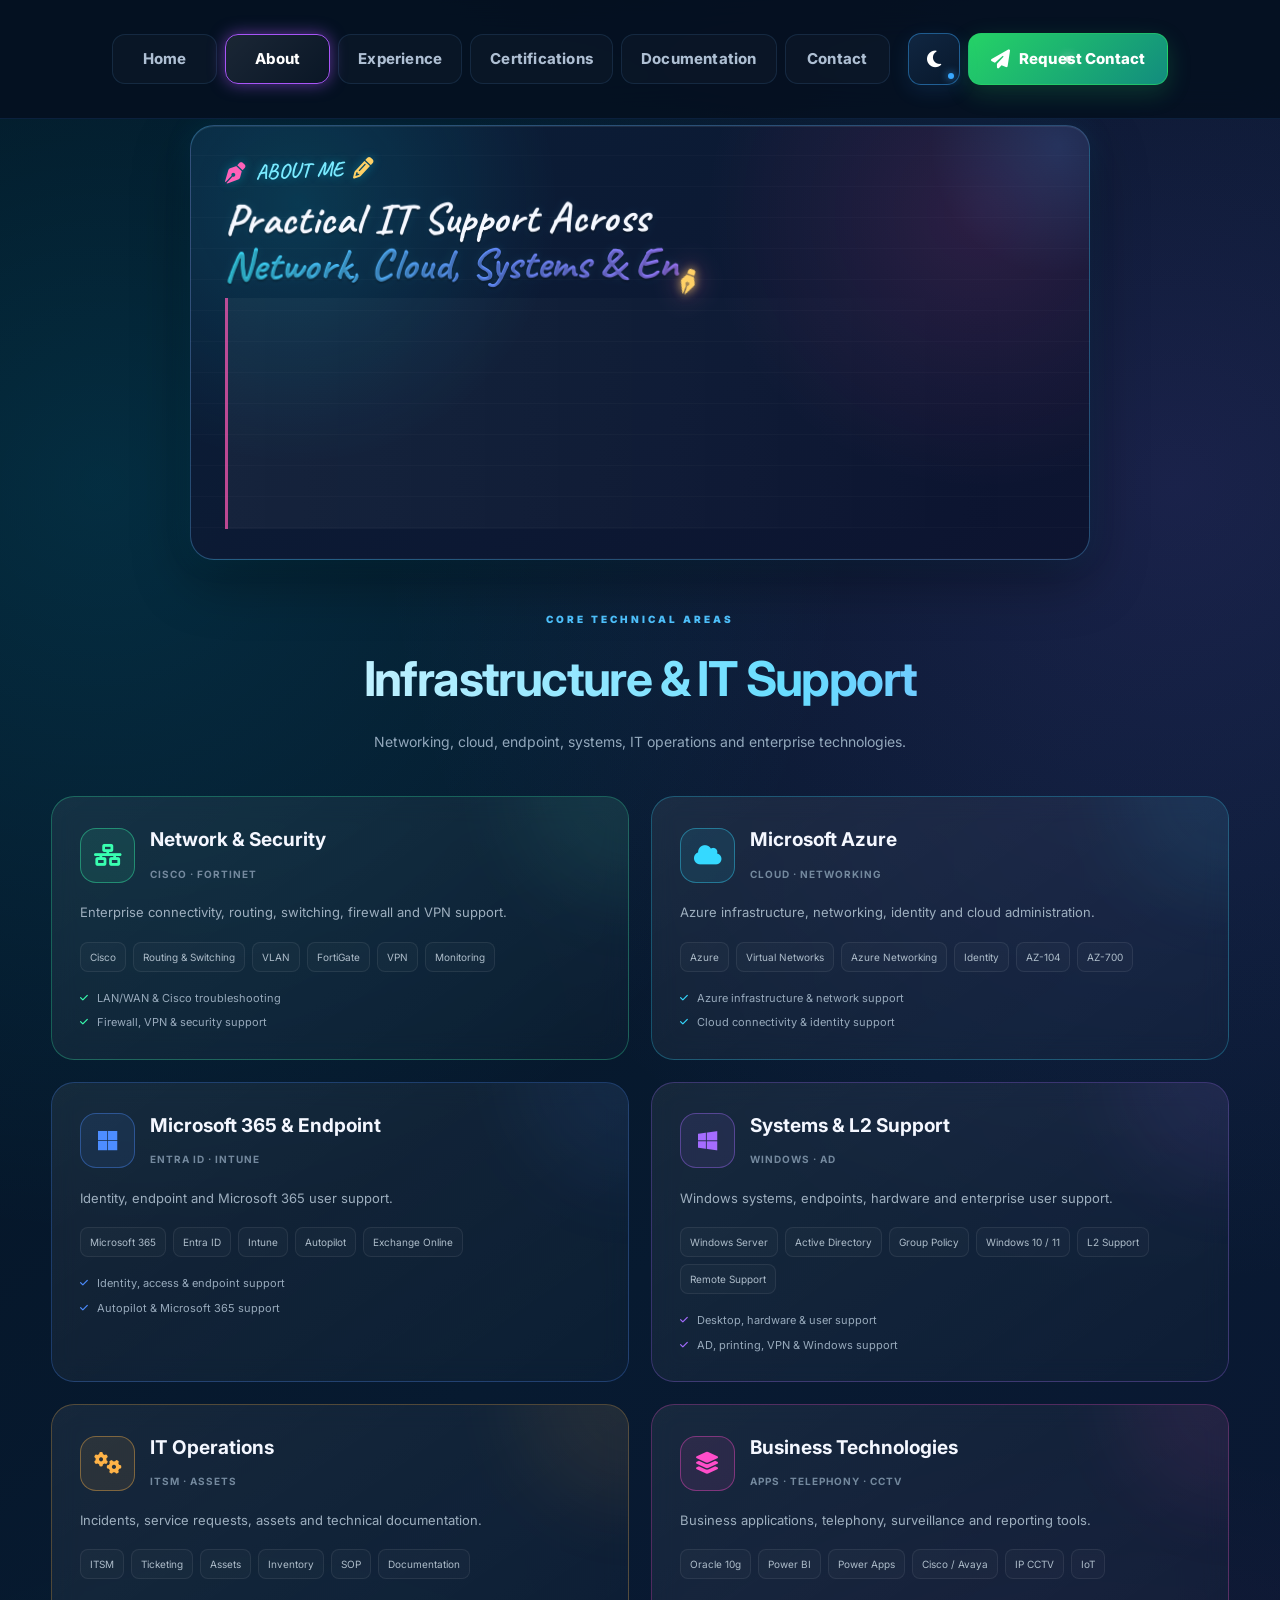
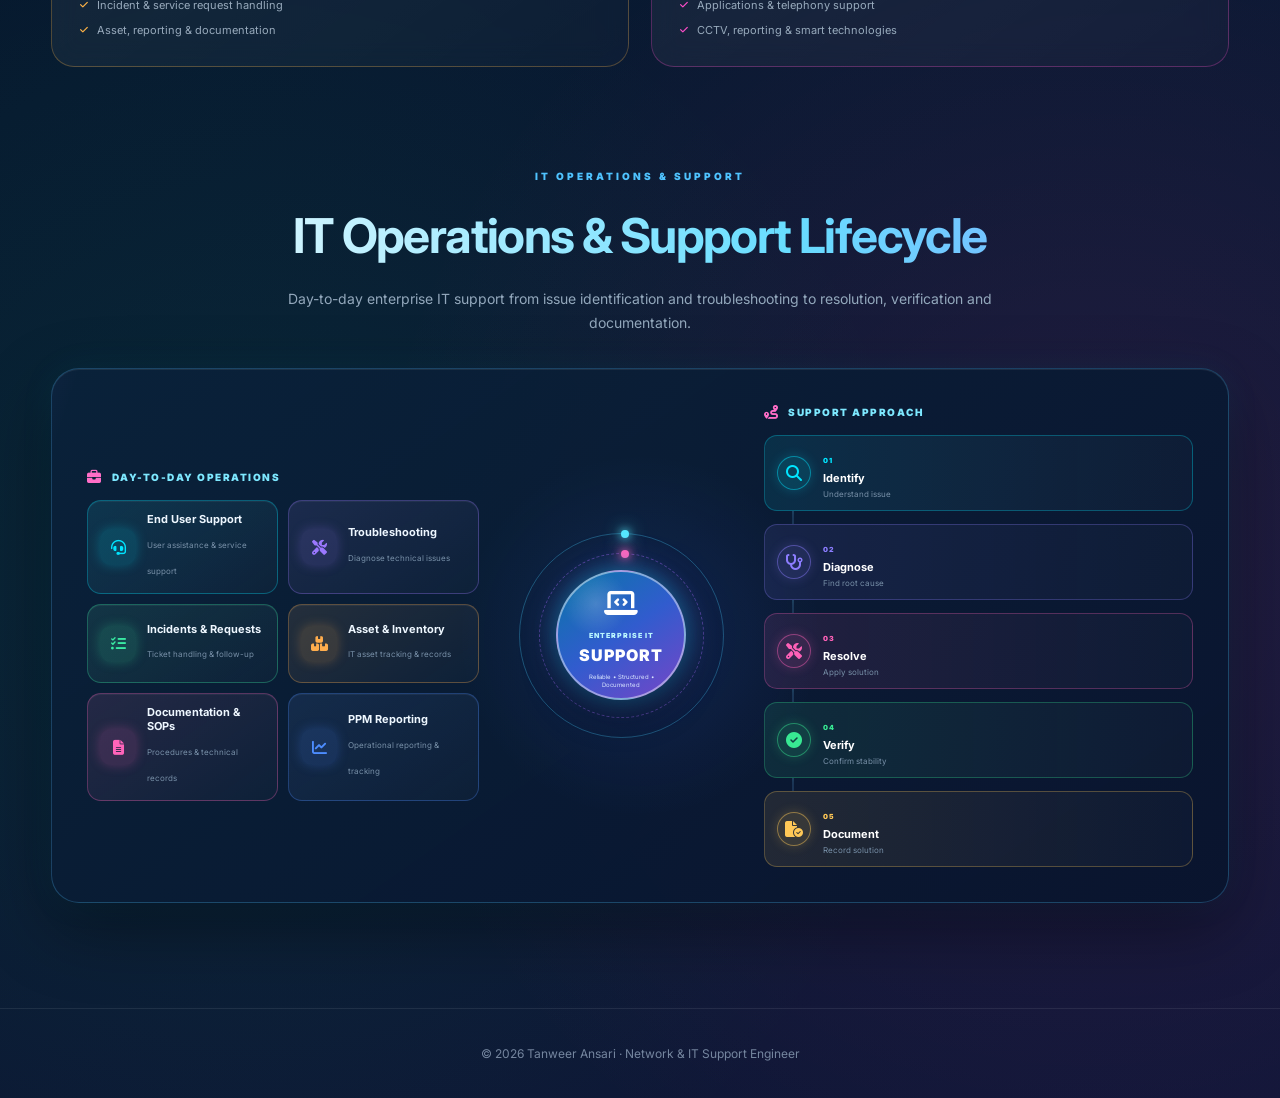
<file: about.html>
<!DOCTYPE html>
<html lang="en">

<head>

    <meta charset="UTF-8">

    <meta name="viewport"
          content="width=device-width, initial-scale=1.0">

    <title>
        About Me | Tanweer Ansari
    </title>

    <meta name="description"
          content="Tanweer Ansari - Network & IT Support Engineer with 16+ years of enterprise IT experience across networking, security, Microsoft cloud, systems, endpoints and IT operations.">


    <!-- FONT AWESOME -->

    <link rel="stylesheet"
          href="https://cdnjs.cloudflare.com/ajax/libs/font-awesome/6.5.2/css/all.min.css">


    <!-- GOOGLE FONT -->

    <link rel="preconnect"
          href="https://fonts.googleapis.com">

    <link rel="preconnect"
          href="https://fonts.gstatic.com"
          crossorigin>

    <link href="https://fonts.googleapis.com/css2?family=Caveat:wght@500;600;700&family=Inter:wght@400;500;600;700;800;900&display=swap"
      rel="stylesheet">


    <!-- MAIN CSS -->

    <link rel="stylesheet"
          href="style.css">


<style>


/* =====================================================
   GLOBAL
===================================================== */

* {
    box-sizing: border-box;
}


html {
    scroll-behavior: smooth;
}


body {

    margin: 0;

    font-family:
        "Inter",
        Arial,
        sans-serif;

    color:
        #f4f7ff;

    background:

        radial-gradient(
            circle at 10% 15%,
            rgba(0,180,255,.11),
            transparent 30%
        ),

        radial-gradient(
            circle at 90% 75%,
            rgba(125,70,255,.12),
            transparent 35%
        ),

        #061426;

    overflow-x:
        hidden;
}


.about-shell {

    width:
        min(1180px,92%);

    margin:
        0 auto;

}



/* =====================================================
   ABOUT HERO
===================================================== */

.about-hero {

    width:
        min(1050px,90%);

    margin:
        125px auto 45px;

    padding:
        40px 42px 36px;

    border-radius:
        24px;

    position:
        relative;

    overflow:
        hidden;


    background:

        radial-gradient(
            circle at 90% 10%,
            rgba(81,91,255,.12),
            transparent 35%
        ),

        linear-gradient(
            145deg,
            rgba(12,32,56,.98),
            rgba(7,23,43,.98)
        );


    border:
        1px solid
        rgba(75,165,255,.28);


    box-shadow:

        0 22px 60px
        rgba(0,0,0,.30),

        0 0 30px
        rgba(57,168,255,.06);

}


.about-hero::before {

    content: "";

    position:
        absolute;

    width:
        260px;

    height:
        260px;

    right:
        -100px;

    top:
        -110px;

    border-radius:
        50%;

    background:

        radial-gradient(
            circle,
            rgba(70,170,255,.16),
            transparent 70%
        );

    pointer-events:
        none;

}


.eyebrow {

    position:
        relative;

    z-index:
        2;

    margin:
        0 0 12px;

    color:
        #4fc3ff;

    font-size:
        12px;

    font-weight:
        800;

    letter-spacing:
        3px;

    text-transform:
        uppercase;

}


.about-hero h1 {

    position:
        relative;

    z-index:
        2;

    max-width:
        920px;

    margin:
        0 0 22px;

    font-size:
        clamp(38px,4vw,58px);

    font-weight:
        800;

    line-height:
        1.08;

    letter-spacing:
        -1.8px;

    color:
        #f5f8ff;

}


.gradient-text {

    background:

        linear-gradient(
            90deg,
            #4fc3ff,
            #6594ff,
            #9b67ff,
            #f05ab8
        );

    -webkit-background-clip:
        text;

    background-clip:
        text;

    -webkit-text-fill-color:
        transparent;

}


.hero-description {

    position:
        relative;

    z-index:
        2;

    max-width:
        920px;

    margin:
        0;

    color:
        #aebed2;

    font-size:
        16px;

    line-height:
        1.78;

}



/* =====================================================
   QUICK STATS
===================================================== */

.about-stats {

    width:
        min(1050px,90%);

    margin:
        0 auto 75px;

    display:
        grid;

    grid-template-columns:
        repeat(3,1fr);

    gap:
        16px;

}


.about-stat {

    padding:
        23px 18px;

    border-radius:
        18px;

    text-align:
        center;

    border:

        1px solid
        rgba(95,165,235,.18);

    background:

        rgba(255,255,255,.025);

    transition:
        .3s ease;

}


.about-stat:hover {

    transform:
        translateY(-6px);

    border-color:
        rgba(79,195,255,.55);

    box-shadow:

        0 15px 40px
        rgba(0,0,0,.24);

}


.about-stat strong {

    display:
        block;

    margin-bottom:
        7px;

    color:
        #55c9ff;

    font-size:
        27px;

    font-weight:
        900;

}


.about-stat span {

    color:
        #879db3;

    font-size:
        11px;

    font-weight:
        700;

    text-transform:
        uppercase;

    letter-spacing:
        1px;

}



/* =====================================================
   SECTION HEADING
===================================================== */

.section-heading {

    text-align:
        center;

    margin-bottom:
        42px;

}


.section-heading small {

    color:
        #4fc3ff;

    font-size:
        10px;

    font-weight:
        900;

    letter-spacing:
        3px;

}


.section-heading h2 {

    margin:
        10px 0 12px;

    font-size:
        clamp(30px,4.5vw,48px);

    letter-spacing:
        -1.6px;

}


.section-heading p {

    max-width:
        760px;

    margin:
        0 auto;

    color:
        #93a8bc;

    font-size:
        14px;

    line-height:
        1.75;

}



/* =====================================================
   TECHNICAL SECTION
===================================================== */

.technical-section {

    margin-bottom:
        90px;

}


.technical-grid {

    display:
        grid;

    grid-template-columns:
        repeat(2,minmax(0,1fr));

    gap:
        22px;

}


.technical-card {

    --accent:
        #39ffb0;

    position:
        relative;

    overflow:
        hidden;

    padding:
        28px;

    border-radius:
        23px;


    border:

        1px solid

        color-mix(
            in srgb,
            var(--accent) 28%,
            transparent
        );


    background:

        linear-gradient(
            145deg,
            rgba(255,255,255,.055),
            rgba(255,255,255,.015)
        );


    transition:

        transform .35s ease,
        border-color .35s ease,
        box-shadow .35s ease;

}


.technical-card:nth-child(1) {

    --accent:
        #39ffb0;

}


.technical-card:nth-child(2) {

    --accent:
        #35d9ff;

}


.technical-card:nth-child(3) {

    --accent:
        #4d8dff;

}


.technical-card:nth-child(4) {

    --accent:
        #a56cff;

}


.technical-card:nth-child(5) {

    --accent:
        #ffb347;

}


.technical-card:nth-child(6) {

    --accent:
        #ff4dca;

}


.technical-card::before {

    content: "";

    position:
        absolute;

    width:
        230px;

    height:
        230px;

    right:
        -120px;

    top:
        -125px;

    border-radius:
        50%;

    background:
        var(--accent);

    opacity:
        .07;

    filter:
        blur(40px);

}


.technical-card:hover {

    transform:
        translateY(-7px);

    border-color:
        var(--accent);

    box-shadow:

        0 22px 60px
        rgba(0,0,0,.34),

        0 0 26px

        color-mix(
            in srgb,
            var(--accent) 16%,
            transparent
        );

}



/* =====================================================
   TECHNICAL CARD HEADER
===================================================== */

.technical-head {

    position:
        relative;

    z-index:
        2;

    display:
        flex;

    align-items:
        center;

    gap:
        15px;

    margin-bottom:
        17px;

}


.technical-icon {

    width:
        55px;

    height:
        55px;

    flex:
        0 0 55px;

    display:
        flex;

    align-items:
        center;

    justify-content:
        center;

    border-radius:
        16px;

    color:
        var(--accent);

    font-size:
        22px;


    border:

        1px solid

        color-mix(
            in srgb,
            var(--accent) 40%,
            transparent
        );


    background:

        color-mix(
            in srgb,
            var(--accent) 9%,
            transparent
        );

}


.technical-head h3 {

    margin:
        0 0 4px;

    font-size:
        19px;

}


.technical-head span {

    color:
        #74899e;

    font-size:
        10px;

    font-weight:
        700;

    letter-spacing:
        1px;

    text-transform:
        uppercase;

}


.technical-card p {

    position:
        relative;

    z-index:
        2;

    margin:
        0 0 18px;

    color:
        #9eafbf;

    font-size:
        13px;

    line-height:
        1.65;

}



/* =====================================================
   TECHNOLOGY TAGS
===================================================== */

.tech-tags {

    position:
        relative;

    z-index:
        2;

    display:
        flex;

    flex-wrap:
        wrap;

    gap:
        7px;

    margin-bottom:
        18px;

}


.tech-tag {

    padding:
        6px 9px;

    border-radius:
        8px;

    border:

        1px solid
        rgba(255,255,255,.07);

    background:

        rgba(255,255,255,.025);

    color:
        #aebdca;

    font-size:
        10px;

}



/* =====================================================
   WORK LIST
===================================================== */

.work-list {

    position:
        relative;

    z-index:
        2;

    display:
        grid;

    gap:
        8px;

}


.work-item {

    display:
        flex;

    align-items:
        flex-start;

    gap:
        9px;

    color:
        #98aabc;

    font-size:
        11px;

    line-height:
        1.5;

}


.work-item i {

    margin-top:
        3px;

    color:
        var(--accent);

    font-size:
        9px;

}



/* =====================================================
   OPERATIONAL PRACTICES
===================================================== */

.practice-section {

    margin:
        90px 0;

}


.practice-grid {

    display:
        grid;

    grid-template-columns:
        repeat(3,1fr);

    gap:
        13px;

}


.practice {

    min-height:
        66px;

    padding:
        16px 17px;

    display:
        flex;

    align-items:
        center;

    gap:
        12px;

    border-radius:
        14px;

    border:

        1px solid
        rgba(255,255,255,.075);

    background:

        rgba(255,255,255,.025);

    color:
        #9eafbf;

    font-size:
        11px;

    transition:
        .3s ease;

}


.practice i {

    width:
        26px;

    text-align:
        center;

    color:
        #39ffb0;

    font-size:
        16px;

}


.practice:hover {

    transform:
        translateY(-4px);

    color:
        #ffffff;

    border-color:
        rgba(57,255,176,.5);

}



/* =====================================================
   SUPPORT WORKFLOW
===================================================== */

.workflow-section {

    margin:
        95px 0;

}


.workflow {

    display:
        grid;

    grid-template-columns:
        repeat(5,1fr);

    gap:
        12px;

}


.workflow-box {

    padding:
        22px 13px;

    text-align:
        center;

    border-radius:
        15px;

    border:

        1px solid
        rgba(255,255,255,.075);

    background:

        rgba(255,255,255,.025);

    transition:
        .3s ease;

}


.workflow-box i {

    display:
        block;

    margin-bottom:
        10px;

    color:
        #a56cff;

    font-size:
        21px;

}


.workflow-box strong {

    display:
        block;

    margin-bottom:
        5px;

    font-size:
        11px;

}


.workflow-box span {

    color:
        #74889b;

    font-size:
        9px;

    line-height:
        1.45;

}


.workflow-box:hover {

    transform:
        translateY(-5px);

    border-color:
        rgba(165,108,255,.6);

}



/* =====================================================
   PROFESSIONAL PROFILE
===================================================== */

.summary {

    width:
        min(1080px,92%);

    margin:
        0 auto 80px;

    padding:
        48px 34px;

    border-radius:
        25px;

    text-align:
        center;

    border:

        1px solid
        rgba(90,150,255,.22);


    background:

        linear-gradient(
            135deg,
            rgba(20,52,91,.78),
            rgba(30,31,83,.76)
        );

}


.summary h2 {

    margin:
        0 0 15px;

    font-size:
        clamp(27px,4vw,40px);

}


.summary p {

    max-width:
        820px;

    margin:
        0 auto;

    color:
        #b3c0d2;

    font-size:
        15px;

    line-height:
        1.75;

}


.summary-buttons {

    margin-top:
        27px;

    display:
        flex;

    justify-content:
        center;

    flex-wrap:
        wrap;

    gap:
        12px;

}


.summary-buttons a {

    padding:
        13px 20px;

    border-radius:
        11px;

    color:
        #ffffff;

    text-decoration:
        none;

    font-size:
        12px;

    font-weight:
        800;

    border:

        1px solid
        rgba(255,255,255,.11);


    background:

        linear-gradient(
            135deg,
            #299cff,
            #7657ff
        );


    transition:
        .3s ease;

}


.summary-buttons a.secondary {

    background:
        rgba(255,255,255,.045);

}


.summary-buttons a:hover {

    transform:
        translateY(-4px);

}



/* =====================================================
   FOOTER
===================================================== */

footer {

    text-align:
        center;

    padding:
        35px 20px;

    color:
        #75869f;

    border-top:

        1px solid
        rgba(255,255,255,.08);

    font-size:
        12px;

}



/* =====================================================
   RESPONSIVE
===================================================== */

@media (max-width:900px) {


    .technical-grid {

        grid-template-columns:
            1fr;

    }


    .practice-grid {

        grid-template-columns:
            repeat(2,1fr);

    }


    .workflow {

        grid-template-columns:
            repeat(2,1fr);

    }

}



@media (max-width:700px) {


    .about-hero {

        width:
            92%;

        margin:
            30px auto 35px;

        padding:
            28px 22px;

        border-radius:
            18px;

    }


    .about-hero h1 {

        font-size:
            35px;

        letter-spacing:
            -1px;

    }


    .hero-description {

        font-size:
            15px;

    }


    .about-stats {

        grid-template-columns:
            1fr;

    }


    .practice-grid,
    .workflow {

        grid-template-columns:
            1fr;

    }


    .technical-card {

        padding:
            23px;

    }

}

/* =====================================================
   PREMIUM HANDWRITTEN ABOUT HERO
===================================================== */

.about-hero {
    width: min(900px, 88%);
    padding: 28px 34px 30px;

    transform-style: preserve-3d;

    background:
        repeating-linear-gradient(
            0deg,
            rgba(255,255,255,.018) 0px,
            rgba(255,255,255,.018) 1px,
            transparent 1px,
            transparent 31px
        ),
        radial-gradient(
            circle at 12% 18%,
            rgba(0,229,255,.14),
            transparent 30%
        ),
        radial-gradient(
            circle at 88% 20%,
            rgba(255,75,180,.13),
            transparent 32%
        ),
        linear-gradient(
            145deg,
            rgba(11,31,55,.98),
            rgba(13,20,48,.98)
        );

    border:
        1px solid rgba(95,190,255,.32);

    box-shadow:
        0 20px 55px rgba(0,0,0,.34),
        0 0 28px rgba(0,190,255,.10),
        inset 0 1px 0 rgba(255,255,255,.08);

    animation:
        aboutFloat 5s ease-in-out infinite;

    transition:
        transform .4s ease,
        box-shadow .4s ease;
}


/* ABOUT ME */

.about-hero .eyebrow {
    display: inline-flex;
    align-items: center;
    gap: 9px;

    width: fit-content;

    margin: 0 0 6px;

    font-family: "Caveat", cursive;

    font-size: 21px;
    font-weight: 700;

    letter-spacing: .5px;
    text-transform: none;

    color: #79eaff;

    text-shadow:
        0 0 10px rgba(0,220,255,.35);

    transform: rotate(-2deg);
}


/* PEN */

.about-hero .eyebrow .fa-pen-nib {
    color: #ff61b8;

    animation:
        penWriting 1.3s ease-in-out infinite alternate;
}


/* PENCIL */

.about-hero .eyebrow .fa-pencil {
    color: #ffd166;

    animation:
        pencilWriting 1.6s ease-in-out infinite alternate;
}


/* MAIN HANDWRITTEN TITLE */

.about-hero h1 {
    max-width: 800px;

    margin: 0 0 12px;

    font-family: "Caveat", cursive;

    font-size:
        clamp(30px, 3.5vw, 43px);

    font-weight: 700;

    line-height: 1.08;

    letter-spacing: .2px;

    transform:
        perspective(700px)
        rotateX(2deg)
        rotateZ(-.4deg);

    text-shadow:
        0 3px 2px rgba(0,0,0,.25);
}


/* COLORFUL TEXT */

.about-hero .gradient-text {
    background:
        linear-gradient(
            90deg,
            #39e7ff,
            #668cff,
            #b86cff,
            #ff5cb8,
            #ffd166,
            #39e7ff
        );

    background-size:
        300% auto;

    -webkit-background-clip: text;
    background-clip: text;
    -webkit-text-fill-color: transparent;

    animation:
        handwrittenColor 6s linear infinite;
}


/* HANDWRITTEN DESCRIPTION */

.about-hero .hero-description {
    max-width: 810px;

    margin: 0;

    padding: 13px 17px;

    font-family: "Caveat", cursive;

    font-size:
        clamp(17px, 1.7vw, 20px);

    font-weight: 500;

    line-height: 1.42;

    letter-spacing: .1px;

    color: #d5e2f1;

    border-left:
        3px solid rgba(255,91,184,.72);

    border-radius:
        0 12px 12px 0;

    background:
        linear-gradient(
            90deg,
            rgba(255,255,255,.045),
            transparent
        );

    text-shadow:
        0 1px 7px rgba(0,0,0,.25);

    transition:
        transform .35s ease,
        color .35s ease;
}


/* 3D HOVER */

.about-hero:hover {
    animation-play-state: paused;
    transform:
        perspective(1100px)
        rotateX(2deg)
        rotateY(-2deg)
        translateY(-6px);

    box-shadow:
        0 28px 70px rgba(0,0,0,.42),
        0 0 35px rgba(0,220,255,.15),
        0 0 28px rgba(255,75,180,.10);
}


.about-hero:hover .hero-description {
    transform:
        translateZ(18px);

    color:
        #ffffff;
}


/* ANIMATIONS */

@keyframes aboutFloat {

    0%,
    100% {
        transform: translateY(0);
    }

    50% {
        transform: translateY(-5px);
    }
}


@keyframes handwrittenColor {

    0% {
        background-position: 0% center;
    }

    100% {
        background-position: 300% center;
    }
}


@keyframes penWriting {

    from {
        transform:
            rotate(-16deg)
            translateX(0);
    }

    to {
        transform:
            rotate(-8deg)
            translateX(5px);
    }
}


@keyframes pencilWriting {

    from {
        transform:
            rotate(13deg)
            translateY(0);
    }

    to {
        transform:
            rotate(6deg)
            translateY(-4px);
    }
}


/* MOBILE */

@media (max-width:700px) {

    .about-hero {
        width: 92%;

        padding:
            24px 20px;
    }

    .about-hero .eyebrow {
        font-size: 19px;
    }

    .about-hero h1 {
        font-size: 30px;
    }

    .about-hero .hero-description {
        font-size: 17px;
        padding: 11px 13px;
    }
}
   /* =====================================================
   ABOUT PAGE - PROFESSIONAL COLOR THEME
===================================================== */

body {

    background:

        radial-gradient(
            circle at 8% 18%,
            rgba(0, 217, 255, .13),
            transparent 30%
        ),

        radial-gradient(
            circle at 92% 18%,
            rgba(139, 92, 246, .15),
            transparent 32%
        ),

        radial-gradient(
            circle at 20% 82%,
            rgba(0, 230, 118, .08),
            transparent 28%
        ),

        radial-gradient(
            circle at 85% 80%,
            rgba(255, 76, 170, .09),
            transparent 30%
        ),

        linear-gradient(
            145deg,
            #03111f,
            #071a30 48%,
            #101638
        ) !important;
}


/* Technical cards more premium */

.technical-card {

    backdrop-filter:
        blur(12px);

    background:

        linear-gradient(
            145deg,
            rgba(255,255,255,.065),
            rgba(255,255,255,.018)
        ) !important;

}


/* Section title colorful */

.section-heading h2 {

    background:

        linear-gradient(
            90deg,
            #ffffff,
            #68ddff,
            #9182ff,
            #ff72c5,
            #ffffff
        );

    background-size:
        250% auto;

    -webkit-background-clip:
        text;

    background-clip:
        text;

    -webkit-text-fill-color:
        transparent;

    animation:
        opsTitleColor 7s linear infinite;
}


/* =====================================================
   OPERATIONS COMMAND SECTION
===================================================== */

.ops-command-section {

    margin:
        95px 0 105px;

    position:
        relative;

}


.ops-heading {

    margin-bottom:
        32px;

}


/* =====================================================
   MAIN COMMAND CENTER
===================================================== */

.ops-command-center {

    position:
        relative;

    overflow:
        hidden;

    display:
        grid;

    grid-template-columns:
        minmax(0, 1.05fr)
        235px
        minmax(0, 1.15fr);

    align-items:
        center;

    gap:
        25px;

    padding:
        35px;

    border-radius:
        28px;

    border:
        1px solid rgba(81,195,255,.25);

    background:

        radial-gradient(
            circle at 50% 50%,
            rgba(54,105,255,.13),
            transparent 28%
        ),

        linear-gradient(
            145deg,
            rgba(10,34,58,.92),
            rgba(9,20,46,.96)
        );

    box-shadow:

        0 25px 70px
        rgba(0,0,0,.38),

        inset 0 1px 0
        rgba(255,255,255,.08),

        0 0 35px
        rgba(0,195,255,.07);

}


/* =====================================================
   MOVING SCANNER LIGHT
===================================================== */

.ops-scan-light {

    position:
        absolute;

    top:
        0;

    left:
        -35%;

    width:
        30%;

    height:
        100%;

    pointer-events:
        none;

    z-index:
        1;

    background:

        linear-gradient(
            90deg,
            transparent,
            rgba(0,229,255,.02),
            rgba(0,229,255,.10),
            rgba(160,100,255,.09),
            transparent
        );

    transform:
        skewX(-18deg);

    animation:
        opsScanner 6s linear infinite;

}


/* =====================================================
   SIDE HEADINGS
===================================================== */

.ops-side,
.ops-process-side,
.ops-hub {

    position:
        relative;

    z-index:
        3;

}


.ops-side-label {

    display:
        flex;

    align-items:
        center;

    gap:
        9px;

    margin-bottom:
        15px;

    color:
        #7de8ff;

    font-size:
        10px;

    font-weight:
        900;

    letter-spacing:
        1.5px;

}


.ops-side-label i {

    color:
        #ff6ec7;

    font-size:
        14px;

}


/* =====================================================
   DAY TO DAY TASK GRID
===================================================== */

.ops-task-grid {

    display:
        grid;

    grid-template-columns:
        repeat(2, minmax(0,1fr));

    gap:
        10px;

}


.ops-task {

    --task:
        #00e5ff;

    min-height:
        79px;

    display:
        flex;

    align-items:
        center;

    gap:
        11px;

    padding:
        12px;

    border-radius:
        14px;

    border:

        1px solid
        color-mix(
            in srgb,
            var(--task) 30%,
            transparent
        );

    background:

        linear-gradient(
            145deg,
            color-mix(
                in srgb,
                var(--task) 9%,
                rgba(255,255,255,.025)
            ),
            rgba(255,255,255,.018)
        );

    box-shadow:

        inset 0 1px 0
        rgba(255,255,255,.05);

    transition:
        transform .35s ease,
        box-shadow .35s ease,
        border-color .35s ease;

}


.ops-task > i {

    width:
        36px;

    height:
        36px;

    flex:
        0 0 36px;

    display:
        flex;

    align-items:
        center;

    justify-content:
        center;

    border-radius:
        11px;

    color:
        var(--task);

    font-size:
        15px;

    background:

        color-mix(
            in srgb,
            var(--task) 12%,
            transparent
        );

    box-shadow:

        0 0 12px
        color-mix(
            in srgb,
            var(--task) 25%,
            transparent
        );

}


.ops-task strong {

    display:
        block;

    margin-bottom:
        3px;

    color:
        #eef7ff;

    font-size:
        11px;

    line-height:
        1.25;

}


.ops-task span {

    color:
        #7890a8;

    font-size:
        8px;

    line-height:
        1.35;

}


.ops-task:hover {

    transform:
        translateY(-5px)
        scale(1.025);

    border-color:
        var(--task);

    box-shadow:

        0 12px 25px
        rgba(0,0,0,.28),

        0 0 18px
        color-mix(
            in srgb,
            var(--task) 20%,
            transparent
        );

}


/* DIFFERENT COLORS */

.ops-cyan {
    --task: #00e5ff;
}

.ops-purple {
    --task: #9b78ff;
}

.ops-green {
    --task: #39eaa3;
}

.ops-orange {
    --task: #ffad4d;
}

.ops-pink {
    --task: #ff64ba;
}

.ops-blue {
    --task: #4d8dff;
}


/* =====================================================
   CENTRAL SUPPORT HUB
===================================================== */

.ops-hub {

    height:
        235px;

    display:
        flex;

    align-items:
        center;

    justify-content:
        center;

}


.ops-hub-ring {

    position:
        absolute;

    border-radius:
        50%;

    border:
        1px solid rgba(75,210,255,.30);

}


.ring-one {

    width:
        205px;

    height:
        205px;

    animation:
        opsRingRotate 12s linear infinite;

}


.ring-two {

    width:
        165px;

    height:
        165px;

    border-style:
        dashed;

    border-color:
        rgba(169,105,255,.42);

    animation:
        opsRingRotateReverse 9s linear infinite;

}


.ring-one::before,
.ring-two::before {

    content:
        "";

    position:
        absolute;

    width:
        8px;

    height:
        8px;

    top:
        -4px;

    left:
        50%;

    border-radius:
        50%;

    background:
        #55eaff;

    box-shadow:

        0 0 8px #55eaff,
        0 0 18px #55eaff;

}


.ring-two::before {

    background:
        #ff69bd;

    box-shadow:

        0 0 8px #ff69bd,
        0 0 18px #ff69bd;

}


.ops-hub-core {

    position:
        relative;

    z-index:
        5;

    width:
        130px;

    height:
        130px;

    padding:
        13px;

    display:
        flex;

    flex-direction:
        column;

    align-items:
        center;

    justify-content:
        center;

    text-align:
        center;

    border-radius:
        50%;

    background:

        radial-gradient(
            circle at 30% 25%,
            rgba(255,255,255,.18),
            transparent 25%
        ),

        linear-gradient(
            145deg,
            #0876a7,
            #315cce,
            #7745c7
        );

    border:
        2px solid rgba(255,255,255,.45);

    box-shadow:

        0 15px 35px
        rgba(0,0,0,.40),

        0 0 22px
        rgba(0,220,255,.42),

        0 0 38px
        rgba(140,80,255,.28);

    animation:
        opsHubPulse 2.2s ease-in-out infinite;

}


.ops-hub-icon {

    font-size:
        27px;

    color:
        #ffffff;

    margin-bottom:
        5px;

}


.ops-hub-core small {

    color:
        #b9f5ff;

    font-size:
        7px;

    font-weight:
        900;

    letter-spacing:
        1px;

}


.ops-hub-core strong {

    margin:
        2px 0 4px;

    color:
        #ffffff;

    font-size:
        16px;

    font-weight:
        900;

    letter-spacing:
        1px;

}


.ops-hub-core span {

    max-width:
        100px;

    color:
        #d9e7ff;

    font-size:
        6px;

    line-height:
        1.3;

}


/* =====================================================
   SUPPORT PROCESS
===================================================== */

.ops-process {

    display:
        flex;

    flex-direction:
        column;

}


.ops-step {

    --step:
        #00e5ff;

    min-height:
        52px;

    display:
        flex;

    align-items:
        center;

    gap:
        12px;

    padding:
        9px 12px;

    border-radius:
        13px;

    border:

        1px solid
        color-mix(
            in srgb,
            var(--step) 28%,
            transparent
        );

    background:

        linear-gradient(
            90deg,
            color-mix(
                in srgb,
                var(--step) 10%,
                transparent
            ),
            rgba(255,255,255,.018)
        );

    transition:
        .3s ease;

}


.ops-step-icon {

    width:
        34px;

    height:
        34px;

    flex:
        0 0 34px;

    display:
        flex;

    align-items:
        center;

    justify-content:
        center;

    border-radius:
        50%;

    color:
        var(--step);

    border:

        1px solid
        color-mix(
            in srgb,
            var(--step) 45%,
            transparent
        );

    background:

        color-mix(
            in srgb,
            var(--step) 10%,
            transparent
        );

    box-shadow:

        0 0 12px
        color-mix(
            in srgb,
            var(--step) 20%,
            transparent
        );

}


.ops-step small {

    color:
        var(--step);

    font-size:
        7px;

    font-weight:
        900;

    letter-spacing:
        1px;

}


.ops-step strong {

    display:
        block;

    color:
        #ffffff;

    font-size:
        11px;

}


.ops-step span {

    display:
        block;

    color:
        #7890a8;

    font-size:
        8px;

}


.step-1 {
    --step: #00e5ff;
}

.step-2 {
    --step: #8c7dff;
}

.step-3 {
    --step: #ff61b8;
}

.step-4 {
    --step: #38e893;
}

.step-5 {
    --step: #ffc857;
}


.ops-step:hover {

    transform:
        translateX(6px);

    border-color:
        var(--step);

}


/* =====================================================
   MOVING FLOW CONNECTOR
===================================================== */

.ops-flow-line {

    position:
        relative;

    width:
        2px;

    height:
        13px;

    margin-left:
        28px;

    overflow:
        hidden;

    background:
        rgba(110,190,255,.16);

}


.ops-flow-line span {

    position:
        absolute;

    top:
        -10px;

    left:
        0;

    width:
        2px;

    height:
        9px;

    border-radius:
        10px;

    background:
        #62ecff;

    box-shadow:
        0 0 10px #62ecff;

    animation:
        opsDataFlow 1.15s linear infinite;

}


/* =====================================================
   ANIMATIONS
===================================================== */

@keyframes opsScanner {

    0% {
        left: -35%;
    }

    100% {
        left: 125%;
    }

}


@keyframes opsRingRotate {

    from {
        transform: rotate(0deg);
    }

    to {
        transform: rotate(360deg);
    }

}


@keyframes opsRingRotateReverse {

    from {
        transform: rotate(360deg);
    }

    to {
        transform: rotate(0deg);
    }

}


@keyframes opsHubPulse {

    0%,
    100% {

        transform:
            scale(1);

        filter:
            brightness(1);
    }

    50% {

        transform:
            scale(1.045);

        filter:
            brightness(1.22);
    }

}


@keyframes opsDataFlow {

    from {
        top: -10px;
    }

    to {
        top: 15px;
    }

}


@keyframes opsTitleColor {

    from {
        background-position: 0% center;
    }

    to {
        background-position: 250% center;
    }

}


/* =====================================================
   TABLET
===================================================== */

@media (max-width:1000px) {

    .ops-command-center {

        grid-template-columns:
            1fr;

        gap:
            28px;

    }


    .ops-hub {

        order:
            -1;

        height:
            205px;

    }


    .ops-task-grid {

        grid-template-columns:
            repeat(2,minmax(0,1fr));

    }

}


/* =====================================================
   MOBILE
===================================================== */

@media (max-width:600px) {

    .ops-command-center {

        padding:
            22px 16px;

        border-radius:
            20px;

    }


    .ops-task-grid {

        grid-template-columns:
            1fr;

    }


    .ops-task {

        min-height:
            68px;

    }


    .ops-heading h2 {

        font-size:
            31px;

    }
    }

}   /* Line 2869 */


/* YAHAN SE NAYA CSS PASTE KARO */


/* =====================================================
   LIVE PEN HANDWRITING ANIMATION
===================================================== */

.about-hero {
    position: relative;
}

.live-writing-pen {
    position: absolute;
    left: 0;
    top: 0;
    z-index: 100;
    color: #ffd166;
    font-size: 21px;
    pointer-events: none;
    opacity: 0;

    filter:
        drop-shadow(0 0 5px rgba(255,209,102,.9))
        drop-shadow(0 0 12px rgba(255,100,180,.45));

    transform:
        translate(-5px,-20px)
        rotate(-25deg);

    transition:
        left .04s linear,
        top .04s linear,
        opacity .2s ease;
}

.live-writing-pen.is-writing {
    opacity: 1;

    animation:
        livePenWriting .16s ease-in-out infinite alternate;
}

@keyframes livePenWriting {

    from {
        transform:
            translate(-5px,-20px)
            rotate(-28deg);
    }

    to {
        transform:
            translate(-1px,-17px)
            rotate(-20deg);
    }
}


/* =====================================================
   FASTER + CLEAR HANDWRITING + SIGNATURE
===================================================== */

/* CLEARER HANDWRITTEN TITLE */

.about-hero h1 {

    font-weight:
        700 !important;

    letter-spacing:
        .35px !important;

    text-shadow:
        0 2px 2px rgba(0,0,0,.28),
        0 0 10px rgba(80,210,255,.10);

}


/* CLEARER HANDWRITTEN PARAGRAPHS */

.about-hero .hero-description {

    font-family:
        "Caveat",
        cursive !important;

    font-size:
        clamp(19px, 1.85vw, 22px) !important;

    font-weight:
        600 !important;

    line-height:
        1.38 !important;

    letter-spacing:
        .25px !important;

    color:
        #e5eef8 !important;

    text-shadow:
        0 1px 1px rgba(0,0,0,.40),
        0 0 4px rgba(255,255,255,.05);

}


/* =====================================================
   SIGNATURE AREA
===================================================== */

.about-signature {

    position:
        relative;

    display:
        inline-block;

    min-width:
        180px;

    margin-top:
        18px;

    padding:
        4px 12px 8px 5px;

    font-family:
        "Caveat",
        cursive;

    font-size:
        clamp(27px, 3vw, 37px);

    font-weight:
        700;

    line-height:
        1;

    letter-spacing:
        .6px;

    color:
        #ffffff;

    transform:
        rotate(-3deg);

    text-shadow:
        0 2px 2px rgba(0,0,0,.30),
        0 0 9px rgba(65,230,255,.28),
        0 0 15px rgba(255,90,185,.12);

}


/* SIGNATURE GRADIENT */

.write-signature {

    background:
        linear-gradient(
            90deg,
            #ffffff,
            #69eaff,
            #7c8cff,
            #c36cff,
            #ff68ba,
            #ffffff
        );

    background-size:
        260% auto;

    -webkit-background-clip:
        text;

    background-clip:
        text;

    -webkit-text-fill-color:
        transparent;

    animation:
        signatureColorFlow
        4s
        linear
        infinite;

}


/* SIGNATURE UNDERLINE */

.about-signature::after {

    content:
        "";

    position:
        absolute;

    left:
        0;

    bottom:
        0;

    width:
        0;

    height:
        2px;

    border-radius:
        100px;

    background:
        linear-gradient(
            90deg,
            #42eaff,
            #728cff,
            #b56cff,
            #ff61b8
        );

    box-shadow:
        0 0 7px rgba(65,230,255,.65);

    opacity:
        0;

}


/* SHOW UNDERLINE AFTER SIGNATURE */

.about-signature.signature-complete::after {

    opacity:
        1;

    animation:
        signatureLineDraw
        .85s
        ease
        forwards;

}


/* SMALL SIGNATURE LABEL */

.signature-label {

    display:
        block;

    margin-top:
        5px;

    padding-left:
        5px;

    font-family:
        "Inter",
        Arial,
        sans-serif;

    font-size:
        7px;

    font-weight:
        800;

    letter-spacing:
        1.7px;

    color:
        #7392aa;

    text-transform:
        uppercase;

    opacity:
        0;

    transform:
        translateY(5px);

    transition:
        .45s ease;

}


.signature-label.signature-label-show {

    opacity:
        1;

    transform:
        translateY(0);

}


/* SIGNATURE ANIMATIONS */

@keyframes signatureLineDraw {

    from {

        width:
            0;

    }

    to {

        width:
            100%;

    }

}


@keyframes signatureColorFlow {

    from {

        background-position:
            0% center;

    }

    to {

        background-position:
            260% center;

    }

}


/* MOBILE */

@media (max-width:700px) {

    .about-hero .hero-description {

        font-size:
            19px !important;

        line-height:
            1.36 !important;

    }


    .about-signature {

        font-size:
            30px;

        margin-top:
            15px;

    }

}



</style>

</head>


<body>



<!-- =====================================================
     NAVIGATION
===================================================== -->

<header class="navbar">


    <div class="nav-container">


        <a href="index.html"
           class="logo">

            TANWEER<span>.</span>

        </a>



        <nav id="navMenu">


            <a href="index.html">

                Home

            </a>


            <a href="about.html"
               class="active">

                About

            </a>


            <a href="experience.html">

                Experience

            </a>


            <a href="certifications.html">

                Certifications

            </a>
<a href="documentation.html">
    Documentation
</a>

            <a href="contact.html">

                Contact

            </a>


        </nav>



        <div class="nav-buttons">


            <button
                id="themeToggle"
                class="icon-btn"
                aria-label="Toggle theme">

                <i class="fa-solid fa-moon"></i>

            </button>



            <a
                href="mailto:tanweerstudy25@gmail.com?subject=Request%20for%20WhatsApp%20Contact&body=Hello%20Tanweer%2C%0A%0AI%20visited%20your%20portfolio%20website%20and%20would%20like%20to%20contact%20you%20on%20WhatsApp.%0A%0AThank%20you."
                class="nav-contact whatsapp-nav">

                <i class="fa-solid fa-paper-plane"></i>

                <span>
                    Request Contact
                </span>

            </a>



            <button
                id="menuToggle"
                class="menu-btn"
                aria-label="Open menu">

                <i class="fa-solid fa-bars"></i>

            </button>


        </div>


    </div>


</header>



<!-- =====================================================
     ABOUT HERO
===================================================== -->

<section class="about-hero">

<div class="eyebrow">

    <i class="fa-solid fa-pen-nib"></i>

    ABOUT ME

    <i class="fa-solid fa-pencil"></i>

</div>



    <h1>

        Practical IT Support Across

        <span class="gradient-text">

            Network, Cloud, Systems & Endpoints.

        </span>

    </h1>



    <p class="hero-description">

        I am a Network & IT Support Engineer with 16+ years of
        experience supporting IT infrastructure, enterprise users,
        networks, systems and Microsoft cloud technologies.

        <br><br>

        My day-to-day work includes network troubleshooting,
        Fortinet firewall support, Microsoft Azure, Microsoft 365,
        Entra ID, Intune, Windows Autopilot, Windows systems and
        end-user technical support.

        <br><br>

        I focus on practical troubleshooting, reliable IT support
        and maintaining secure, stable and dependable technology
        environments.

    </p>


</section>






<main class="about-shell">



<!-- =====================================================
     CORE TECHNICAL AREAS
===================================================== -->

<section class="technical-section">

    <div class="section-heading">

        <small>
            CORE TECHNICAL AREAS
        </small>

        <h2>
            Infrastructure & IT Support
        </h2>

        <p>
            Networking, cloud, endpoint, systems,
            IT operations and enterprise technologies.
        </p>

    </div>


    <div class="technical-grid">


        <!-- NETWORK & SECURITY -->

        <article class="technical-card">

            <div class="technical-head">

                <div class="technical-icon">
                    <i class="fa-solid fa-network-wired"></i>
                </div>

                <div>
                    <h3>Network & Security</h3>

                    <span>
                        Cisco · Fortinet
                    </span>
                </div>

            </div>

            <p>
                Enterprise connectivity, routing,
                switching, firewall and VPN support.
            </p>

            <div class="tech-tags">

                <span class="tech-tag">Cisco</span>
                <span class="tech-tag">Routing & Switching</span>
                <span class="tech-tag">VLAN</span>
                <span class="tech-tag">FortiGate</span>
                <span class="tech-tag">VPN</span>
                <span class="tech-tag">Monitoring</span>

            </div>

            <div class="work-list">

                <div class="work-item">
                    <i class="fa-solid fa-check"></i>
                    LAN/WAN & Cisco troubleshooting
                </div>

                <div class="work-item">
                    <i class="fa-solid fa-check"></i>
                    Firewall, VPN & security support
                </div>

            </div>

        </article>


        <!-- MICROSOFT AZURE -->

        <article class="technical-card">

            <div class="technical-head">

                <div class="technical-icon">
                    <i class="fa-solid fa-cloud"></i>
                </div>

                <div>
                    <h3>Microsoft Azure</h3>

                    <span>
                        Cloud · Networking
                    </span>
                </div>

            </div>

            <p>
                Azure infrastructure, networking,
                identity and cloud administration.
            </p>

            <div class="tech-tags">

                <span class="tech-tag">Azure</span>
                <span class="tech-tag">Virtual Networks</span>
                <span class="tech-tag">Azure Networking</span>
                <span class="tech-tag">Identity</span>
                <span class="tech-tag">AZ-104</span>
                <span class="tech-tag">AZ-700</span>

            </div>

            <div class="work-list">

                <div class="work-item">
                    <i class="fa-solid fa-check"></i>
                    Azure infrastructure & network support
                </div>

                <div class="work-item">
                    <i class="fa-solid fa-check"></i>
                    Cloud connectivity & identity support
                </div>

            </div>

        </article>


        <!-- MICROSOFT 365 -->

        <article class="technical-card">

            <div class="technical-head">

                <div class="technical-icon">
                    <i class="fa-brands fa-microsoft"></i>
                </div>

                <div>
                    <h3>Microsoft 365 & Endpoint</h3>

                    <span>
                        Entra ID · Intune
                    </span>
                </div>

            </div>

            <p>
                Identity, endpoint and Microsoft 365
                user support.
            </p>

            <div class="tech-tags">

                <span class="tech-tag">Microsoft 365</span>
                <span class="tech-tag">Entra ID</span>
                <span class="tech-tag">Intune</span>
                <span class="tech-tag">Autopilot</span>
                <span class="tech-tag">Exchange Online</span>

            </div>

            <div class="work-list">

                <div class="work-item">
                    <i class="fa-solid fa-check"></i>
                    Identity, access & endpoint support
                </div>

                <div class="work-item">
                    <i class="fa-solid fa-check"></i>
                    Autopilot & Microsoft 365 support
                </div>

            </div>

        </article>


        <!-- SYSTEMS -->

        <article class="technical-card">

            <div class="technical-head">

                <div class="technical-icon">
                    <i class="fa-brands fa-windows"></i>
                </div>

                <div>
                    <h3>Systems & L2 Support</h3>

                    <span>
                        Windows · AD
                    </span>
                </div>

            </div>

            <p>
                Windows systems, endpoints,
                hardware and enterprise user support.
            </p>

            <div class="tech-tags">

                <span class="tech-tag">Windows Server</span>
                <span class="tech-tag">Active Directory</span>
                <span class="tech-tag">Group Policy</span>
                <span class="tech-tag">Windows 10 / 11</span>
                <span class="tech-tag">L2 Support</span>
                <span class="tech-tag">Remote Support</span>

            </div>

            <div class="work-list">

                <div class="work-item">
                    <i class="fa-solid fa-check"></i>
                    Desktop, hardware & user support
                </div>

                <div class="work-item">
                    <i class="fa-solid fa-check"></i>
                    AD, printing, VPN & Windows support
                </div>

            </div>

        </article>


        <!-- IT OPERATIONS -->

        <article class="technical-card">

            <div class="technical-head">

                <div class="technical-icon">
                    <i class="fa-solid fa-gears"></i>
                </div>

                <div>
                    <h3>IT Operations</h3>

                    <span>
                        ITSM · Assets
                    </span>
                </div>

            </div>

            <p>
                Incidents, service requests,
                assets and technical documentation.
            </p>

            <div class="tech-tags">

                <span class="tech-tag">ITSM</span>
                <span class="tech-tag">Ticketing</span>
                <span class="tech-tag">Assets</span>
                <span class="tech-tag">Inventory</span>
                <span class="tech-tag">SOP</span>
                <span class="tech-tag">Documentation</span>

            </div>

            <div class="work-list">

                <div class="work-item">
                    <i class="fa-solid fa-check"></i>
                    Incident & service request handling
                </div>

                <div class="work-item">
                    <i class="fa-solid fa-check"></i>
                    Asset, reporting & documentation
                </div>

            </div>

        </article>


        <!-- BUSINESS TECHNOLOGY -->

        <article class="technical-card">

            <div class="technical-head">

                <div class="technical-icon">
                    <i class="fa-solid fa-layer-group"></i>
                </div>

                <div>
                    <h3>Business Technologies</h3>

                    <span>
                        Apps · Telephony · CCTV
                    </span>
                </div>

            </div>

            <p>
                Business applications, telephony,
                surveillance and reporting tools.
            </p>

            <div class="tech-tags">

                <span class="tech-tag">Oracle 10g</span>
                <span class="tech-tag">Power BI</span>
                <span class="tech-tag">Power Apps</span>
                <span class="tech-tag">Cisco / Avaya</span>
                <span class="tech-tag">IP CCTV</span>
                <span class="tech-tag">IoT</span>

            </div>

            <div class="work-list">

                <div class="work-item">
                    <i class="fa-solid fa-check"></i>
                    Applications & telephony support
                </div>

                <div class="work-item">
                    <i class="fa-solid fa-check"></i>
                    CCTV, reporting & smart technologies
                </div>

            </div>

        </article>


    </div>

</section>



<!-- =====================================================
     IT OPERATIONS & SUPPORT LIFECYCLE
===================================================== -->

<section class="ops-command-section">

    <div class="section-heading ops-heading">

        <small>
            IT OPERATIONS & SUPPORT
        </small>

        <h2>
            IT Operations & Support Lifecycle
        </h2>

        <p>
            Day-to-day enterprise IT support from issue identification
            and troubleshooting to resolution, verification and documentation.
        </p>

    </div>


    <div class="ops-command-center">


        <!-- MOVING LIGHT -->

        <div class="ops-scan-light"></div>


        <!-- =========================
             DAILY OPERATIONS
        ========================== -->

        <div class="ops-side">

            <div class="ops-side-label">

                <i class="fa-solid fa-briefcase"></i>

                <span>DAY-TO-DAY OPERATIONS</span>

            </div>


            <div class="ops-task-grid">


                <div class="ops-task ops-cyan">

                    <i class="fa-solid fa-headset"></i>

                    <div>

                        <strong>
                            End User Support
                        </strong>

                        <span>
                            User assistance & service support
                        </span>

                    </div>

                </div>


                <div class="ops-task ops-purple">

                    <i class="fa-solid fa-screwdriver-wrench"></i>

                    <div>

                        <strong>
                            Troubleshooting
                        </strong>

                        <span>
                            Diagnose technical issues
                        </span>

                    </div>

                </div>


                <div class="ops-task ops-green">

                    <i class="fa-solid fa-list-check"></i>

                    <div>

                        <strong>
                            Incidents & Requests
                        </strong>

                        <span>
                            Ticket handling & follow-up
                        </span>

                    </div>

                </div>


                <div class="ops-task ops-orange">

                    <i class="fa-solid fa-boxes-stacked"></i>

                    <div>

                        <strong>
                            Asset & Inventory
                        </strong>

                        <span>
                            IT asset tracking & records
                        </span>

                    </div>

                </div>


                <div class="ops-task ops-pink">

                    <i class="fa-solid fa-file-lines"></i>

                    <div>

                        <strong>
                            Documentation & SOPs
                        </strong>

                        <span>
                            Procedures & technical records
                        </span>

                    </div>

                </div>


                <div class="ops-task ops-blue">

                    <i class="fa-solid fa-chart-line"></i>

                    <div>

                        <strong>
                            PPM Reporting
                        </strong>

                        <span>
                            Operational reporting & tracking
                        </span>

                    </div>

                </div>


            </div>

        </div>


        <!-- =========================
             CENTRAL HUB
        ========================== -->

        <div class="ops-hub">

            <div class="ops-hub-ring ring-one"></div>

            <div class="ops-hub-ring ring-two"></div>

            <div class="ops-hub-core">

                <div class="ops-hub-icon">

                    <i class="fa-solid fa-laptop-code"></i>

                </div>

                <small>
                    ENTERPRISE IT
                </small>

                <strong>
                    SUPPORT
                </strong>

                <span>
                    Reliable • Structured • Documented
                </span>

            </div>

        </div>


        <!-- =========================
             SUPPORT PROCESS
        ========================== -->

        <div class="ops-process-side">

            <div class="ops-side-label">

                <i class="fa-solid fa-route"></i>

                <span>SUPPORT APPROACH</span>

            </div>


            <div class="ops-process">


                <div class="ops-step step-1">

                    <div class="ops-step-icon">

                        <i class="fa-solid fa-magnifying-glass"></i>

                    </div>

                    <div>

                        <small>01</small>

                        <strong>Identify</strong>

                        <span>Understand issue</span>

                    </div>

                </div>


                <div class="ops-flow-line">

                    <span></span>

                </div>


                <div class="ops-step step-2">

                    <div class="ops-step-icon">

                        <i class="fa-solid fa-stethoscope"></i>

                    </div>

                    <div>

                        <small>02</small>

                        <strong>Diagnose</strong>

                        <span>Find root cause</span>

                    </div>

                </div>


                <div class="ops-flow-line">

                    <span></span>

                </div>


                <div class="ops-step step-3">

                    <div class="ops-step-icon">

                        <i class="fa-solid fa-screwdriver-wrench"></i>

                    </div>

                    <div>

                        <small>03</small>

                        <strong>Resolve</strong>

                        <span>Apply solution</span>

                    </div>

                </div>


                <div class="ops-flow-line">

                    <span></span>

                </div>


                <div class="ops-step step-4">

                    <div class="ops-step-icon">

                        <i class="fa-solid fa-circle-check"></i>

                    </div>

                    <div>

                        <small>04</small>

                        <strong>Verify</strong>

                        <span>Confirm stability</span>

                    </div>

                </div>


                <div class="ops-flow-line">

                    <span></span>

                </div>


                <div class="ops-step step-5">

                    <div class="ops-step-icon">

                        <i class="fa-solid fa-file-circle-check"></i>

                    </div>

                    <div>

                        <small>05</small>

                        <strong>Document</strong>

                        <span>Record solution</span>

                    </div>

                </div>


            </div>

        </div>


    </div>

</section>

</main>







<!-- =====================================================
     FOOTER
===================================================== -->

<footer>

    © 2026 Tanweer Ansari
    · Network & IT Support Engineer

</footer>



<!-- =====================================================
     JAVASCRIPT
===================================================== -->
<script>

(function () {

    const hero =
        document.querySelector(
            ".about-hero"
        );

    if (!hero) return;


    const eyebrow =
        hero.querySelector(
            ".eyebrow"
        );

    const title =
        hero.querySelector(
            "h1"
        );

    const description =
        hero.querySelector(
            ".hero-description"
        );


    /* =====================================================
       MOVING PEN
    ===================================================== */

    const pen =
        document.createElement(
            "i"
        );

    pen.className =
        "fa-solid fa-pen-nib live-writing-pen";

    hero.appendChild(
        pen
    );


    /* =====================================================
       PREPARE ABOUT ME
    ===================================================== */

    eyebrow.innerHTML = `

        <i class="fa-solid fa-pen-nib"></i>

        <span class="write-about"></span>

        <i class="fa-solid fa-pencil"></i>

    `;


    /* =====================================================
       PREPARE TITLE
    ===================================================== */

    title.innerHTML = `

        <span class="write-title-one"></span>

        <br>

        <span class="gradient-text write-title-two"></span>

    `;


    /* =====================================================
       PREPARE DESCRIPTION + SIGNATURE
    ===================================================== */

    description.innerHTML = `

        <span class="write-paragraph-one"></span>

        <br><br>

        <span class="write-paragraph-two"></span>

        <br><br>

        <span class="write-paragraph-three"></span>

        <br>

        <span class="about-signature">

            <span class="write-signature"></span>

        </span>

        <span class="signature-label">

            Network & IT Support Engineer

        </span>

    `;


    /* =====================================================
       TEXT
    ===================================================== */

    const aboutText =
        "ABOUT ME";

    const titleOne =
        "Practical IT Support Across";

    const titleTwo =
        "Network, Cloud, Systems & Endpoints.";

    const paragraphOne =
        "I am a Network & IT Support Engineer with 16+ years of experience supporting IT infrastructure, enterprise users, networks, systems and Microsoft cloud technologies.";

    const paragraphTwo =
        "My day-to-day work includes network troubleshooting, Fortinet firewall support, Microsoft Azure, Microsoft 365, Entra ID, Intune, Windows Autopilot, Windows systems and end-user technical support.";

    const paragraphThree =
        "I focus on practical troubleshooting, reliable IT support and maintaining secure, stable and dependable technology environments.";

    const signatureText =
        "Tanweer Ansari";


    /* =====================================================
       MOVE PEN
    ===================================================== */

    function movePen(
        target
    ) {

        const marker =
            document.createElement(
                "span"
            );

        marker.textContent =
            "\u200b";

        target.appendChild(
            marker
        );

        const markerRect =
            marker.getBoundingClientRect();

        const heroRect =
            hero.getBoundingClientRect();

        pen.style.left =
            (
                markerRect.left -
                heroRect.left +
                3
            ) +
            "px";

        pen.style.top =
            (
                markerRect.top -
                heroRect.top +
                markerRect.height
            ) +
            "px";

        marker.remove();

    }


    /* =====================================================
       TYPE TEXT
    ===================================================== */

    function typeText(
        element,
        text,
        speed
    ) {

        return new Promise(

            resolve => {

                let index =
                    0;

                pen.classList.add(
                    "is-writing"
                );

                function writeCharacter() {

                    if (
                        index <
                        text.length
                    ) {

                        element.textContent +=
                            text.charAt(
                                index
                            );

                        movePen(
                            element
                        );

                        index++;

                        setTimeout(
                            writeCharacter,
                            speed
                        );

                    }

                    else {

                        resolve();

                    }

                }

                writeCharacter();

            }

        );

    }


    /* =====================================================
       WAIT
    ===================================================== */

    function wait(
        milliseconds
    ) {

        return new Promise(

            resolve =>

                setTimeout(
                    resolve,
                    milliseconds
                )

        );

    }


    /* =====================================================
       START WRITING
    ===================================================== */

    async function startWriting() {


        await typeText(

            document.querySelector(
                ".write-about"
            ),

            aboutText,

            38

        );


        await typeText(

            document.querySelector(
                ".write-title-one"
            ),

            titleOne,

            22

        );


        await typeText(

            document.querySelector(
                ".write-title-two"
            ),

            titleTwo,

            22

        );


        await typeText(

            document.querySelector(
                ".write-paragraph-one"
            ),

            paragraphOne,

            9

        );


        await typeText(

            document.querySelector(
                ".write-paragraph-two"
            ),

            paragraphTwo,

            9

        );


        await typeText(

            document.querySelector(
                ".write-paragraph-three"
            ),

            paragraphThree,

            9

        );


        /* SIGNATURE */

        await wait(
            250
        );


        const signature =
            document.querySelector(
                ".write-signature"
            );


        await typeText(

            signature,

            signatureText,

            46

        );


        /* SIGNATURE UNDERLINE */

        const signatureBox =
            document.querySelector(
                ".about-signature"
            );

        signatureBox.classList.add(
            "signature-complete"
        );


        /* LABEL */

        await wait(
            350
        );


        const signatureLabel =
            document.querySelector(
                ".signature-label"
            );

        signatureLabel.classList.add(
            "signature-label-show"
        );


        /* HIDE PEN */

        pen.classList.remove(
            "is-writing"
        );

        pen.style.opacity =
            "0";

    }


    /* =====================================================
       START
    ===================================================== */

    setTimeout(

        startWriting,

        180

    );


})();

</script>
<script src="script.js"></script>


</body>

</html>
</file>
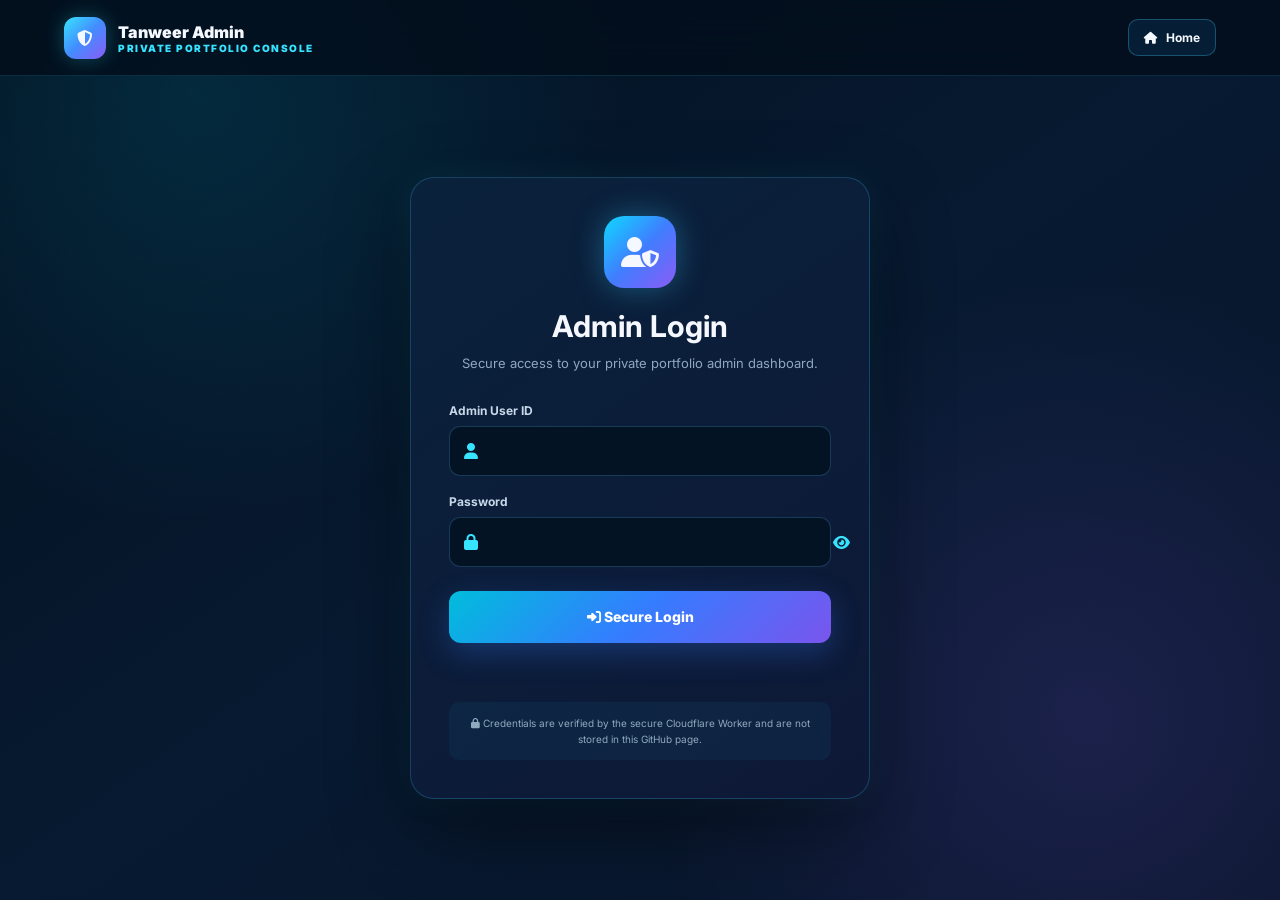
<file: admin.html>
<!DOCTYPE html>
<html lang="en">

<head>

    <meta charset="UTF-8">

    <meta name="viewport"
          content="width=device-width, initial-scale=1.0">

    <meta name="robots"
          content="noindex, nofollow">

    <title>Admin Console | Tanweer Ansari</title>

    <link rel="preconnect"
          href="https://fonts.googleapis.com">

    <link rel="preconnect"
          href="https://fonts.gstatic.com"
          crossorigin>

    <link href="https://fonts.googleapis.com/css2?family=Inter:wght@400;500;600;700;800;900&display=swap"
          rel="stylesheet">

    <link rel="stylesheet"
          href="https://cdnjs.cloudflare.com/ajax/libs/font-awesome/6.5.2/css/all.min.css">

<style>

* {
    margin: 0;
    padding: 0;
    box-sizing: border-box;
}

:root {
    --bg: #04111f;
    --card: rgba(10, 29, 52, .92);
    --card2: rgba(12, 35, 63, .88);
    --text: #f5f9ff;
    --muted: #8fa8bf;
    --cyan: #37e4ff;
    --blue: #438cff;
    --purple: #8b5cf6;
    --pink: #ec4899;
    --green: #42e78b;
    --red: #ff647c;
    --border: rgba(71, 202, 255, .22);
}

body {
    min-height: 100vh;
    font-family: "Inter", sans-serif;
    color: var(--text);

    background:
        radial-gradient(
            circle at 15% 10%,
            rgba(0, 214, 255, .12),
            transparent 32%
        ),
        radial-gradient(
            circle at 85% 80%,
            rgba(139, 92, 246, .15),
            transparent 34%
        ),
        linear-gradient(
            145deg,
            #03101e,
            #071a31,
            #09152b
        );
}

a {
    color: inherit;
    text-decoration: none;
}


/* =========================================================
   HEADER
========================================================= */

.admin-header {
    min-height: 76px;

    display: flex;
    align-items: center;
    justify-content: space-between;

    padding: 0 5%;

    border-bottom:
        1px solid rgba(56, 211, 255, .15);

    background:
        rgba(3, 14, 27, .82);

    backdrop-filter:
        blur(18px);

    position: sticky;
    top: 0;

    z-index: 100;
}

.brand {
    display: flex;
    align-items: center;
    gap: 12px;

    font-weight: 900;
}

.brand-icon {
    width: 42px;
    height: 42px;

    display: flex;
    align-items: center;
    justify-content: center;

    border-radius: 12px;

    background:
        linear-gradient(
            135deg,
            var(--cyan),
            var(--blue),
            var(--purple)
        );

    box-shadow:
        0 0 20px rgba(55, 228, 255, .28);
}

.brand-text span {
    display: block;

    color: var(--cyan);

    font-size: 10px;

    letter-spacing: 1.5px;
}

.home-btn {
    display: inline-flex;
    align-items: center;
    gap: 8px;

    padding: 10px 15px;

    border-radius: 10px;

    border:
        1px solid rgba(66, 218, 255, .28);

    background:
        rgba(9, 38, 64, .7);

    font-size: 12px;
    font-weight: 700;

    transition: .3s;
}

.home-btn:hover {
    transform:
        translateY(-2px);

    border-color:
        var(--cyan);
}


/* =========================================================
   LOGIN
========================================================= */

.login-wrap {
    min-height:
        calc(100vh - 76px);

    display: flex;
    align-items: center;
    justify-content: center;

    padding:
        50px 20px;
}

.login-card {
    width: min(460px, 100%);

    padding:
        38px;

    border-radius:
        24px;

    border:
        1px solid var(--border);

    background:
        linear-gradient(
            145deg,
            rgba(10, 34, 61, .95),
            rgba(14, 24, 55, .96)
        );

    box-shadow:
        0 30px 80px rgba(0,0,0,.45),
        0 0 35px rgba(55,228,255,.08);
}

.security-icon {
    width: 72px;
    height: 72px;

    margin:
        0 auto 20px;

    display: flex;
    align-items: center;
    justify-content: center;

    border-radius:
        20px;

    font-size:
        30px;

    background:
        linear-gradient(
            135deg,
            #0ed9ff,
            #407dff,
            #8b5cf6
        );

    box-shadow:
        0 0 30px rgba(58, 203, 255, .35);
}

.login-card h1 {
    text-align: center;

    font-size:
        30px;

    margin-bottom:
        8px;
}

.login-subtitle {
    text-align: center;

    color:
        var(--muted);

    font-size:
        13px;

    line-height:
        1.7;

    margin-bottom:
        28px;
}

.field {
    margin-bottom:
        18px;
}

.field label {
    display: block;

    margin-bottom:
        8px;

    color:
        #c6d8e8;

    font-size:
        12px;

    font-weight:
        700;
}

.input-box {
    position:
        relative;
}

.input-box i {
    position:
        absolute;

    left:
        15px;

    top:
        50%;

    transform:
        translateY(-50%);

    color:
        var(--cyan);
}

.input-box input {
    width:
        100%;

    height:
        50px;

    padding:
        0 46px;

    border-radius:
        11px;

    border:
        1px solid rgba(79, 174, 235, .25);

    outline:
        none;

    background:
        rgba(3, 18, 34, .85);

    color:
        white;

    font-family:
        inherit;

    font-size:
        14px;

    transition:
        .25s;
}

.input-box input:focus {
    border-color:
        var(--cyan);

    box-shadow:
        0 0 0 3px rgba(55, 228, 255, .08);
}

.password-toggle {
    position:
        absolute;

    right:
        13px;

    top:
        50%;

    transform:
        translateY(-50%);

    border:
        0;

    background:
        transparent;

    color:
        #8ba7bd;

    cursor:
        pointer;

    font-size:
        15px;
}

.login-btn {
    width:
        100%;

    height:
        52px;

    margin-top:
        6px;

    border:
        0;

    border-radius:
        12px;

    cursor:
        pointer;

    color:
        white;

    font-family:
        inherit;

    font-size:
        14px;

    font-weight:
        800;

    background:
        linear-gradient(
            135deg,
            #00bddc,
            #357cff,
            #7a55ed
        );

    box-shadow:
        0 10px 30px rgba(54, 126, 255, .28);

    transition:
        .3s;
}

.login-btn:hover {
    transform:
        translateY(-3px);

    box-shadow:
        0 16px 36px rgba(54, 126, 255, .4);
}

.login-btn:disabled {
    opacity:
        .65;

    cursor:
        wait;
}

.login-message {
    min-height:
        22px;

    margin-top:
        17px;

    text-align:
        center;

    font-size:
        12px;

    font-weight:
        700;
}

.login-message.error {
    color:
        var(--red);
}

.login-message.success {
    color:
        var(--green);
}

.security-note {
    margin-top:
        20px;

    padding:
        13px;

    border-radius:
        10px;

    background:
        rgba(48, 218, 255, .05);

    color:
        #8fa9be;

    text-align:
        center;

    font-size:
        10px;

    line-height:
        1.6;
}


/* =========================================================
   DASHBOARD
========================================================= */

.dashboard {
    display:
        none;

    padding:
        36px 5% 70px;
}

.dashboard.active {
    display:
        block;
}

.dashboard-top {
    display:
        flex;

    align-items:
        center;

    justify-content:
        space-between;

    gap:
        20px;

    flex-wrap:
        wrap;

    margin-bottom:
        28px;
}

.dashboard-title h1 {
    font-size:
        clamp(28px, 4vw, 42px);

    margin-bottom:
        6px;
}

.dashboard-title p {
    color:
        var(--muted);

    font-size:
        12px;
}

.dashboard-actions {
    display:
        flex;

    gap:
        9px;
}

.action-btn {
    min-height:
        40px;

    padding:
        0 14px;

    border-radius:
        9px;

    border:
        1px solid rgba(63, 197, 255, .25);

    background:
        rgba(8, 34, 59, .85);

    color:
        white;

    font-family:
        inherit;

    font-size:
        11px;

    font-weight:
        700;

    cursor:
        pointer;

    transition:
        .25s;
}

.action-btn:hover {
    transform:
        translateY(-2px);

    border-color:
        var(--cyan);
}

.logout-btn {
    border-color:
        rgba(255, 91, 118, .32);

    color:
        #ff9aac;
}


/* =========================================================
   STAT CARDS
========================================================= */

.stats-grid {
    display:
        grid;

    grid-template-columns:
        repeat(3, 1fr);

    gap:
        14px;

    margin-bottom:
        25px;
}

.stat-card {
    padding:
        22px;

    border:
        1px solid var(--border);

    border-radius:
        16px;

    background:
        var(--card);

    box-shadow:
        0 14px 35px rgba(0,0,0,.18);
}

.stat-card i {
    color:
        var(--cyan);

    margin-bottom:
        12px;
}

.stat-card strong {
    display:
        block;

    font-size:
        28px;

    margin-bottom:
        4px;
}

.stat-card span {
    color:
        var(--muted);

    font-size:
        10px;

    font-weight:
        700;

    letter-spacing:
        .6px;

    text-transform:
        uppercase;
}


/* =========================================================
   SEARCH
========================================================= */

.search-box {
    position:
        relative;

    margin-bottom:
        20px;
}

.search-box i {
    position:
        absolute;

    left:
        16px;

    top:
        50%;

    transform:
        translateY(-50%);

    color:
        var(--cyan);
}

.search-box input {
    width:
        100%;

    height:
        48px;

    padding:
        0 18px 0 45px;

    border-radius:
        11px;

    outline:
        none;

    border:
        1px solid rgba(57, 190, 255, .22);

    background:
        rgba(5, 23, 42, .9);

    color:
        white;

    font-family:
        inherit;
}


/* =========================================================
   FEEDBACK CARDS
========================================================= */

.feedback-list {
    display:
        grid;

    gap:
        14px;
}

.feedback-card {
    padding:
        22px;

    border-radius:
        17px;

    border:
        1px solid rgba(64, 183, 255, .17);

    background:
        linear-gradient(
            145deg,
            rgba(10, 31, 54, .96),
            rgba(11, 26, 51, .94)
        );

    box-shadow:
        0 15px 35px rgba(0,0,0,.17);
}

.feedback-head {
    display:
        flex;

    justify-content:
        space-between;

    align-items:
        flex-start;

    gap:
        15px;

    margin-bottom:
        15px;
}

.feedback-name {
    font-size:
        16px;

    font-weight:
        800;
}

.feedback-email {
    margin-top:
        4px;

    color:
        #75c9ff;

    font-size:
        11px;

    word-break:
        break-all;
}

.feedback-date {
    color:
        #8099af;

    font-size:
        10px;

    text-align:
        right;
}

.stars {
    margin:
        10px 0;

    color:
        #ffd34e;

    letter-spacing:
        2px;

    font-size:
        13px;
}

.feedback-message {
    padding-top:
        13px;

    border-top:
        1px solid rgba(255,255,255,.06);

    color:
        #c8d7e4;

    font-size:
        13px;

    line-height:
        1.75;

    white-space:
        pre-wrap;

    overflow-wrap:
        anywhere;
}

.empty-state {
    padding:
        55px 20px;

    text-align:
        center;

    border:
        1px dashed rgba(73, 196, 255, .25);

    border-radius:
        16px;

    color:
        var(--muted);
}

.empty-state i {
    display:
        block;

    margin-bottom:
        13px;

    color:
        var(--cyan);

    font-size:
        28px;
}


/* =========================================================
   ADMIN TABS + AI CHAT RECORDS
========================================================= */

.admin-tabs {
    display: flex;
    gap: 10px;
    flex-wrap: wrap;
    margin-bottom: 24px;
}

.admin-tab-btn {
    min-height: 44px;
    padding: 0 18px;
    border-radius: 11px;
    border: 1px solid rgba(63, 197, 255, .22);
    background: rgba(6, 28, 50, .86);
    color: #b9cfdf;
    font-family: inherit;
    font-size: 12px;
    font-weight: 800;
    cursor: pointer;
    transition: .25s;
}

.admin-tab-btn:hover {
    transform: translateY(-2px);
    border-color: var(--cyan);
}

.admin-tab-btn.active {
    color: white;
    border-color: rgba(55, 228, 255, .65);
    background:
        linear-gradient(
            135deg,
            rgba(0, 189, 220, .28),
            rgba(53, 124, 255, .26),
            rgba(122, 85, 237, .22)
        );
    box-shadow: 0 10px 28px rgba(55, 228, 255, .08);
}

.admin-view {
    display: block;
}

.admin-view.hidden {
    display: none;
}

.ai-chat-list {
    display: grid;
    gap: 16px;
}

.ai-session-card {
    overflow: hidden;
    border-radius: 18px;
    border: 1px solid rgba(91, 190, 255, .18);
    background:
        linear-gradient(
            145deg,
            rgba(8, 29, 51, .96),
            rgba(12, 26, 52, .96)
        );
    box-shadow: 0 16px 38px rgba(0,0,0,.18);
}

.ai-session-head {
    display: flex;
    justify-content: space-between;
    align-items: flex-start;
    gap: 16px;
    flex-wrap: wrap;
    padding: 18px 20px;
    border-bottom: 1px solid rgba(255,255,255,.06);
    background: rgba(34, 131, 224, .06);
}

.ai-session-title {
    font-size: 13px;
    font-weight: 900;
    color: #eaf8ff;
}

.ai-session-id {
    margin-top: 5px;
    color: #6fcfff;
    font-size: 10px;
    word-break: break-all;
}

.ai-session-meta {
    color: #8ca5ba;
    font-size: 10px;
    line-height: 1.6;
    text-align: right;
}

.ai-turns {
    display: grid;
    gap: 12px;
    padding: 18px;
}

.ai-turn {
    padding: 16px;
    border-radius: 14px;
    border: 1px solid rgba(75, 174, 235, .12);
    background: rgba(3, 18, 34, .58);
}

.ai-turn-top {
    display: flex;
    justify-content: space-between;
    align-items: center;
    gap: 12px;
    margin-bottom: 12px;
}

.ai-turn-number {
    color: var(--cyan);
    font-size: 10px;
    font-weight: 900;
    letter-spacing: .7px;
    text-transform: uppercase;
}

.ai-turn-time {
    color: #748da4;
    font-size: 10px;
}

.ai-question,
.ai-answer {
    white-space: pre-wrap;
    overflow-wrap: anywhere;
    line-height: 1.7;
}

.ai-question {
    color: #ffffff;
    font-size: 13px;
    font-weight: 700;
}

.ai-answer {
    margin-top: 12px;
    padding-top: 12px;
    border-top: 1px solid rgba(255,255,255,.06);
    color: #bfd0de;
    font-size: 12px;
}

.ai-label {
    display: inline-block;
    margin-right: 7px;
    color: #7fdcff;
    font-size: 9px;
    font-weight: 900;
    letter-spacing: .6px;
    text-transform: uppercase;
}

.ai-source-meta {
    margin-top: 12px;
    color: #6f899f;
    font-size: 9px;
    line-height: 1.6;
}

@media (max-width: 800px) {
    .admin-tab-btn {
        flex: 1 1 140px;
    }

    .ai-session-meta {
        width: 100%;
        text-align: left;
    }

    .ai-turn-top {
        align-items: flex-start;
        flex-direction: column;
    }
}


/* =========================================================
   MOBILE
========================================================= */

@media (max-width: 800px) {

    .stats-grid {
        grid-template-columns:
            1fr;
    }

    .dashboard {
        padding:
            28px 18px 60px;
    }

    .admin-header {
        padding:
            0 18px;
    }

    .brand-text {
        font-size:
            12px;
    }

    .login-card {
        padding:
            28px 21px;
    }

    .feedback-head {
        flex-direction:
            column;
    }

    .feedback-date {
        text-align:
            left;
    }
}

</style>

</head>


<body>


<header class="admin-header">

    <a href="index.html"
       class="brand">

        <span class="brand-icon">
            <i class="fa-solid fa-shield-halved"></i>
        </span>

        <span class="brand-text">

            Tanweer Admin

            <span>
                PRIVATE PORTFOLIO CONSOLE
            </span>

        </span>

    </a>


    <a href="index.html"
       class="home-btn">

        <i class="fa-solid fa-house"></i>

        Home

    </a>

</header>



<!-- =========================================================
     LOGIN
========================================================= -->

<main id="loginSection"
      class="login-wrap">

    <section class="login-card">

        <div class="security-icon">

            <i class="fa-solid fa-user-shield"></i>

        </div>


        <h1>
            Admin Login
        </h1>


        <p class="login-subtitle">
            Secure access to your private portfolio
            admin dashboard.
        </p>


        <form id="loginForm"
              autocomplete="off">


            <div class="field">

                <label for="adminUsername">
                    Admin User ID
                </label>

                <div class="input-box">

                    <i class="fa-solid fa-user"></i>

                    <input
                        id="adminUsername"
                        type="text"
                        autocomplete="off"
                        spellcheck="false"
                        required>

                </div>

            </div>


            <div class="field">

                <label for="adminPassword">
                    Password
                </label>

                <div class="input-box">

                    <i class="fa-solid fa-lock"></i>

                    <input
                        id="adminPassword"
                        type="password"
                        autocomplete="off"
                        required>

                    <button
                        id="passwordToggle"
                        class="password-toggle"
                        type="button"
                        aria-label="Show password">

                        <i class="fa-solid fa-eye"></i>

                    </button>

                </div>

            </div>


            <button
                id="loginButton"
                class="login-btn"
                type="submit">

                <i class="fa-solid fa-right-to-bracket"></i>

                Secure Login

            </button>


            <div
                id="loginMessage"
                class="login-message"
                aria-live="polite">
            </div>


        </form>


        <div class="security-note">

            <i class="fa-solid fa-lock"></i>

            Credentials are verified by the secure
            Cloudflare Worker and are not stored in
            this GitHub page.

        </div>

    </section>

</main>



<!-- =========================================================
     DASHBOARD
========================================================= -->

<main id="dashboard"
      class="dashboard">


    <div class="dashboard-top">

        <div class="dashboard-title">

            <h1>
                Admin Console
            </h1>

            <p>
                Manage portfolio feedback and AI assistant conversations.
            </p>

        </div>


        <div class="dashboard-actions">

            <button
                id="refreshButton"
                class="action-btn"
                type="button">

                <i class="fa-solid fa-rotate"></i>

                Refresh

            </button>


            <button
                id="logoutButton"
                class="action-btn logout-btn"
                type="button">

                <i class="fa-solid fa-right-from-bracket"></i>

                Logout

            </button>

        </div>

    </div>



    <div class="admin-tabs">

        <button
            id="feedbackTab"
            class="admin-tab-btn active"
            type="button">

            <i class="fa-solid fa-comment-dots"></i>
            Feedback

        </button>


        <button
            id="aiChatsTab"
            class="admin-tab-btn"
            type="button">

            <i class="fa-solid fa-robot"></i>
            AI Chats

        </button>

    </div>


    <section
        id="feedbackView"
        class="admin-view">

        <section class="stats-grid">

            <article class="stat-card">

                <i class="fa-solid fa-comments"></i>

                <strong id="totalFeedback">
                    0
                </strong>

                <span>
                    Total Feedback
                </span>

            </article>


            <article class="stat-card">

                <i class="fa-solid fa-star"></i>

                <strong id="averageRating">
                    0.0
                </strong>

                <span>
                    Average Rating
                </span>

            </article>


            <article class="stat-card">

                <i class="fa-solid fa-clock"></i>

                <strong id="latestFeedback">
                    —
                </strong>

                <span>
                    Latest Feedback
                </span>

            </article>

        </section>


        <div class="search-box">

            <i class="fa-solid fa-magnifying-glass"></i>

            <input
                id="feedbackSearch"
                type="search"
                placeholder="Search by name, email or feedback..."
                autocomplete="off">

        </div>


        <section
            id="feedbackList"
            class="feedback-list">
        </section>

    </section>


    <section
        id="aiChatsView"
        class="admin-view hidden">

        <section class="stats-grid">

            <article class="stat-card">

                <i class="fa-solid fa-message"></i>

                <strong id="totalAiMessages">
                    0
                </strong>

                <span>
                    AI Messages
                </span>

            </article>


            <article class="stat-card">

                <i class="fa-solid fa-layer-group"></i>

                <strong id="totalAiSessions">
                    0
                </strong>

                <span>
                    Chat Sessions
                </span>

            </article>


            <article class="stat-card">

                <i class="fa-solid fa-clock"></i>

                <strong id="latestAiChat">
                    —
                </strong>

                <span>
                    Latest AI Chat
                </span>

            </article>

        </section>


        <div class="search-box">

            <i class="fa-solid fa-magnifying-glass"></i>

            <input
                id="aiChatSearch"
                type="search"
                placeholder="Search question, AI reply, session or language..."
                autocomplete="off">

        </div>


        <section
            id="aiChatList"
            class="ai-chat-list">
        </section>

    </section>


</main>



<script>

const FEEDBACK_WORKER_URL =
    "https://live-visitor-counter.tanweerstudy25.workers.dev/admin/feedback";


const AI_CHATS_WORKER_URL =
    "https://live-visitor-counter.tanweerstudy25.workers.dev/admin/ai-chats";


const loginSection =
    document.getElementById(
        "loginSection"
    );


const dashboard =
    document.getElementById(
        "dashboard"
    );


const loginForm =
    document.getElementById(
        "loginForm"
    );


const usernameInput =
    document.getElementById(
        "adminUsername"
    );


const passwordInput =
    document.getElementById(
        "adminPassword"
    );


const loginButton =
    document.getElementById(
        "loginButton"
    );


const loginMessage =
    document.getElementById(
        "loginMessage"
    );


const feedbackList =
    document.getElementById(
        "feedbackList"
    );


const feedbackSearch =
    document.getElementById(
        "feedbackSearch"
    );


const aiChatList =
    document.getElementById(
        "aiChatList"
    );


const aiChatSearch =
    document.getElementById(
        "aiChatSearch"
    );


const feedbackView =
    document.getElementById(
        "feedbackView"
    );


const aiChatsView =
    document.getElementById(
        "aiChatsView"
    );


const feedbackTab =
    document.getElementById(
        "feedbackTab"
    );


const aiChatsTab =
    document.getElementById(
        "aiChatsTab"
    );


let currentUsername =
    "";


let currentPassword =
    "";


let allFeedback =
    [];


let allAiChats =
    [];


/* =========================================================
   PASSWORD SHOW/HIDE
========================================================= */

document
    .getElementById(
        "passwordToggle"
    )
    .addEventListener(
        "click",
        function () {

            const isPassword =
                passwordInput.type ===
                "password";


            passwordInput.type =
                isPassword
                    ? "text"
                    : "password";


            this.innerHTML =
                isPassword
                    ? '<i class="fa-solid fa-eye-slash"></i>'
                    : '<i class="fa-solid fa-eye"></i>';

        }
    );


/* =========================================================
   SECURE FEEDBACK API REQUEST
========================================================= */

async function loadFeedback(
    username,
    password
) {

    const response =
        await fetch(
            FEEDBACK_WORKER_URL,
            {
                method:
                    "POST",

                headers: {
                    "Content-Type":
                        "application/json"
                },

                cache:
                    "no-store",

                body:
                    JSON.stringify(
                        {
                            username:
                                username,

                            password:
                                password
                        }
                    )
            }
        );


    let data = {};


    try {

        data =
            await response.json();

    }
    catch {

        throw new Error(
            "Invalid server response"
        );

    }


    if (
        !response.ok ||
        !data.success
    ) {

        throw new Error(
            data.error ||
            "Login failed"
        );

    }


    return Array.isArray(
        data.feedback
    )
        ? data.feedback
        : [];

}


/* =========================================================
   SECURE AI CHAT API REQUEST
========================================================= */

async function loadAiChats(
    username,
    password
) {

    const response =
        await fetch(
            AI_CHATS_WORKER_URL,
            {
                method:
                    "POST",

                headers: {
                    "Content-Type":
                        "application/json"
                },

                cache:
                    "no-store",

                body:
                    JSON.stringify(
                        {
                            username:
                                username,

                            password:
                                password
                        }
                    )
            }
        );


    let data = {};


    try {

        data =
            await response.json();

    }
    catch {

        throw new Error(
            "Invalid AI chat server response"
        );

    }


    if (
        !response.ok ||
        !data.success
    ) {

        throw new Error(
            data.error ||
            "Unable to load AI chats"
        );

    }


    return Array.isArray(
        data.chats
    )
        ? data.chats
        : [];

}


/* =========================================================
   LOGIN
========================================================= */

loginForm.addEventListener(
    "submit",
    async function (event) {

        event.preventDefault();


        const username =
            usernameInput
                .value
                .trim();


        const password =
            passwordInput
                .value;


        if (
            !username ||
            !password
        ) {

            showLoginMessage(
                "Please enter User ID and Password.",
                "error"
            );

            return;

        }


        loginButton.disabled =
            true;


        loginButton.innerHTML =
            '<i class="fa-solid fa-spinner fa-spin"></i> Checking...';


        showLoginMessage(
            "",
            ""
        );


        try {

            const feedback =
                await loadFeedback(
                    username,
                    password
                );


            let aiChats =
                [];


            try {

                aiChats =
                    await loadAiChats(
                        username,
                        password
                    );

            }
            catch (
                aiChatError
            ) {

                console.error(
                    "AI Chats Load Error:",
                    aiChatError
                );

            }


            currentUsername =
                username;


            currentPassword =
                password;


            allFeedback =
                feedback;


            allAiChats =
                aiChats;


            passwordInput.value =
                "";


            loginSection.style.display =
                "none";


            dashboard.classList.add(
                "active"
            );


            renderDashboard();


            switchAdminView(
                "feedback"
            );

        }
        catch (error) {

            showLoginMessage(
                error.message ===
                "Invalid credentials"
                    ? "Invalid User ID or Password."
                    : error.message,
                "error"
            );

        }
        finally {

            loginButton.disabled =
                false;


            loginButton.innerHTML =
                '<i class="fa-solid fa-right-to-bracket"></i> Secure Login';

        }

    }
);


/* =========================================================
   TABS
========================================================= */

feedbackTab.addEventListener(
    "click",
    function () {

        switchAdminView(
            "feedback"
        );

    }
);


aiChatsTab.addEventListener(
    "click",
    function () {

        switchAdminView(
            "ai"
        );

    }
);


function switchAdminView(
    view
) {

    const showFeedback =
        view ===
        "feedback";


    feedbackView.classList.toggle(
        "hidden",
        !showFeedback
    );


    aiChatsView.classList.toggle(
        "hidden",
        showFeedback
    );


    feedbackTab.classList.toggle(
        "active",
        showFeedback
    );


    aiChatsTab.classList.toggle(
        "active",
        !showFeedback
    );

}


/* =========================================================
   REFRESH
========================================================= */

document
    .getElementById(
        "refreshButton"
    )
    .addEventListener(
        "click",
        async function () {

            if (
                !currentUsername ||
                !currentPassword
            ) {
                return;
            }


            const original =
                this.innerHTML;


            this.disabled =
                true;


            this.innerHTML =
                '<i class="fa-solid fa-spinner fa-spin"></i> Refreshing';


            try {

                const feedback =
                    await loadFeedback(
                        currentUsername,
                        currentPassword
                    );


                let aiChats =
                    allAiChats;


                try {

                    aiChats =
                        await loadAiChats(
                            currentUsername,
                            currentPassword
                        );

                }
                catch (
                    aiChatError
                ) {

                    console.error(
                        "AI Chats Refresh Error:",
                        aiChatError
                    );

                }


                allFeedback =
                    feedback;


                allAiChats =
                    aiChats;


                feedbackSearch.value =
                    "";


                aiChatSearch.value =
                    "";


                renderDashboard();

            }
            catch {

                alert(
                    "Unable to refresh admin data."
                );

            }
            finally {

                this.disabled =
                    false;


                this.innerHTML =
                    original;

            }

        }
    );


/* =========================================================
   LOGOUT
========================================================= */

document
    .getElementById(
        "logoutButton"
    )
    .addEventListener(
        "click",
        function () {

            currentUsername =
                "";


            currentPassword =
                "";


            allFeedback =
                [];


            allAiChats =
                [];


            usernameInput.value =
                "";


            passwordInput.value =
                "";


            feedbackSearch.value =
                "";


            aiChatSearch.value =
                "";


            feedbackList.replaceChildren();


            aiChatList.replaceChildren();


            dashboard.classList.remove(
                "active"
            );


            loginSection.style.display =
                "flex";


            switchAdminView(
                "feedback"
            );


            showLoginMessage(
                "Logged out successfully.",
                "success"
            );


            usernameInput.focus();

        }
    );


/* =========================================================
   FEEDBACK SEARCH
========================================================= */

feedbackSearch.addEventListener(
    "input",
    function () {

        const query =
            this.value
                .trim()
                .toLowerCase();


        if (!query) {

            renderFeedback(
                allFeedback
            );

            return;

        }


        const filtered =
            allFeedback.filter(
                item => {

                    const haystack =
                        [
                            item.name,
                            item.email,
                            item.message,
                            item.rating
                        ]
                        .join(" ")
                        .toLowerCase();


                    return haystack.includes(
                        query
                    );

                }
            );


        renderFeedback(
            filtered
        );

    }
);


/* =========================================================
   AI CHAT SEARCH
========================================================= */

aiChatSearch.addEventListener(
    "input",
    function () {

        const query =
            this.value
                .trim()
                .toLowerCase();


        if (!query) {

            renderAiChats(
                allAiChats
            );

            return;

        }


        const filtered =
            allAiChats.filter(
                item => {

                    const haystack =
                        [
                            item.session_id,
                            item.question,
                            item.ai_reply,
                            item.language,
                            item.page_url,
                            item.created_at
                        ]
                        .join(" ")
                        .toLowerCase();


                    return haystack.includes(
                        query
                    );

                }
            );


        renderAiChats(
            filtered
        );

    }
);


/* =========================================================
   DASHBOARD
========================================================= */

function renderDashboard() {

    renderFeedbackStats(
        allFeedback
    );


    renderAiStats(
        allAiChats
    );


    renderFeedback(
        allFeedback
    );


    renderAiChats(
        allAiChats
    );

}


/* =========================================================
   FEEDBACK STATS
========================================================= */

function renderFeedbackStats(
    feedback
) {

    document
        .getElementById(
            "totalFeedback"
        )
        .textContent =
            feedback.length;


    const average =
        feedback.length
            ?
            feedback.reduce(
                (
                    total,
                    item
                ) =>
                    total +
                    Number(
                        item.rating || 0
                    ),
                0
            ) /
            feedback.length
            :
            0;


    document
        .getElementById(
            "averageRating"
        )
        .textContent =
            average.toFixed(1);


    document
        .getElementById(
            "latestFeedback"
        )
        .textContent =
            feedback.length
                ?
                formatShortDate(
                    feedback[0]
                        .created_at
                )
                :
                "—";

}


/* =========================================================
   AI CHAT STATS
========================================================= */

function renderAiStats(
    chats
) {

    document
        .getElementById(
            "totalAiMessages"
        )
        .textContent =
            chats.length;


    const sessions =
        new Set(
            chats.map(
                item =>
                    String(
                        item.session_id ||
                        "unknown"
                    )
            )
        );


    document
        .getElementById(
            "totalAiSessions"
        )
        .textContent =
            sessions.size;


    document
        .getElementById(
            "latestAiChat"
        )
        .textContent =
            chats.length
                ?
                formatShortDate(
                    chats[0]
                        .created_at
                )
                :
                "—";

}


/* =========================================================
   SAFE FEEDBACK RENDERING
   Uses textContent - no raw user HTML
========================================================= */

function renderFeedback(
    feedback
) {

    feedbackList
        .replaceChildren();


    if (
        feedback.length === 0
    ) {

        feedbackList.appendChild(
            createEmptyState(
                "fa-regular fa-folder-open",
                "No feedback found."
            )
        );

        return;

    }


    feedback.forEach(
        item => {

            const card =
                document.createElement(
                    "article"
                );


            card.className =
                "feedback-card";


            const head =
                document.createElement(
                    "div"
                );


            head.className =
                "feedback-head";


            const person =
                document.createElement(
                    "div"
                );


            const name =
                document.createElement(
                    "div"
                );


            name.className =
                "feedback-name";


            name.textContent =
                item.name ||
                "Anonymous";


            const email =
                document.createElement(
                    "div"
                );


            email.className =
                "feedback-email";


            email.textContent =
                item.email ||
                "No email";


            person.append(
                name,
                email
            );


            const date =
                document.createElement(
                    "div"
                );


            date.className =
                "feedback-date";


            date.textContent =
                formatDate(
                    item.created_at
                );


            head.append(
                person,
                date
            );


            const stars =
                document.createElement(
                    "div"
                );


            stars.className =
                "stars";


            stars.textContent =
                createStars(
                    Number(
                        item.rating || 0
                    )
                );


            const message =
                document.createElement(
                    "div"
                );


            message.className =
                "feedback-message";


            message.textContent =
                item.message ||
                "";


            card.append(
                head,
                stars,
                message
            );


            feedbackList.appendChild(
                card
            );

        }
    );

}


/* =========================================================
   SAFE AI CHAT RENDERING
   Groups messages by session_id
========================================================= */

function renderAiChats(
    chats
) {

    aiChatList
        .replaceChildren();


    if (
        chats.length === 0
    ) {

        aiChatList.appendChild(
            createEmptyState(
                "fa-solid fa-robot",
                "No AI chat records found."
            )
        );

        return;

    }


    const sessions =
        new Map();


    chats.forEach(
        item => {

            const sessionId =
                String(
                    item.session_id ||
                    "Unknown session"
                );


            if (
                !sessions.has(
                    sessionId
                )
            ) {

                sessions.set(
                    sessionId,
                    []
                );

            }


            sessions
                .get(
                    sessionId
                )
                .push(
                    item
                );

        }
    );


    const groupedSessions =
        Array.from(
            sessions.entries()
        )
        .map(
            (
                [
                    sessionId,
                    messages
                ]
            ) => {

                messages.sort(
                    (
                        a,
                        b
                    ) =>
                        Number(
                            a.id || 0
                        ) -
                        Number(
                            b.id || 0
                        )
                );


                const latest =
                    messages[
                        messages.length - 1
                    ];


                return {
                    sessionId:
                        sessionId,

                    messages:
                        messages,

                    latest:
                        latest
                };

            }
        )
        .sort(
            (
                a,
                b
            ) =>
                Number(
                    b.latest?.id || 0
                ) -
                Number(
                    a.latest?.id || 0
                )
        );


    groupedSessions.forEach(
        (
            session,
            sessionIndex
        ) => {

            const card =
                document.createElement(
                    "article"
                );


            card.className =
                "ai-session-card";


            const head =
                document.createElement(
                    "div"
                );


            head.className =
                "ai-session-head";


            const left =
                document.createElement(
                    "div"
                );


            const title =
                document.createElement(
                    "div"
                );


            title.className =
                "ai-session-title";


            title.textContent =
                "Session " +
                (
                    sessionIndex +
                    1
                ) +
                " · " +
                session.messages.length +
                (
                    session.messages.length === 1
                        ? " message"
                        : " messages"
                );


            const sessionId =
                document.createElement(
                    "div"
                );


            sessionId.className =
                "ai-session-id";


            sessionId.textContent =
                session.sessionId;


            left.append(
                title,
                sessionId
            );


            const meta =
                document.createElement(
                    "div"
                );


            meta.className =
                "ai-session-meta";


            const first =
                session.messages[0];


            const latest =
                session.latest;


            meta.textContent =
                formatDate(
                    latest?.created_at
                ) +
                (
                    first?.language
                        ? " · " +
                          first.language
                        : ""
                );


            head.append(
                left,
                meta
            );


            const turns =
                document.createElement(
                    "div"
                );


            turns.className =
                "ai-turns";


            session.messages.forEach(
                (
                    item,
                    index
                ) => {

                    const turn =
                        document.createElement(
                            "div"
                        );


                    turn.className =
                        "ai-turn";


                    const top =
                        document.createElement(
                            "div"
                        );


                    top.className =
                        "ai-turn-top";


                    const turnNumber =
                        document.createElement(
                            "div"
                        );


                    turnNumber.className =
                        "ai-turn-number";


                    turnNumber.textContent =
                        "Turn " +
                        (
                            index +
                            1
                        );


                    const turnTime =
                        document.createElement(
                            "div"
                        );


                    turnTime.className =
                        "ai-turn-time";


                    turnTime.textContent =
                        formatDate(
                            item.created_at
                        );


                    top.append(
                        turnNumber,
                        turnTime
                    );


                    const question =
                        document.createElement(
                            "div"
                        );


                    question.className =
                        "ai-question";


                    const qLabel =
                        document.createElement(
                            "span"
                        );


                    qLabel.className =
                        "ai-label";


                    qLabel.textContent =
                        "Visitor";


                    const qText =
                        document.createTextNode(
                            item.question ||
                            ""
                        );


                    question.append(
                        qLabel,
                        qText
                    );


                    const answer =
                        document.createElement(
                            "div"
                        );


                    answer.className =
                        "ai-answer";


                    const aLabel =
                        document.createElement(
                            "span"
                        );


                    aLabel.className =
                        "ai-label";


                    aLabel.textContent =
                        "AI";


                    const aText =
                        document.createTextNode(
                            item.ai_reply ||
                            ""
                        );


                    answer.append(
                        aLabel,
                        aText
                    );


                    const source =
                        document.createElement(
                            "div"
                        );


                    source.className =
                        "ai-source-meta";


                    const sourceParts =
                        [];


                    if (
                        item.language
                    ) {

                        sourceParts.push(
                            "Language: " +
                            item.language
                        );

                    }


                    if (
                        item.page_url
                    ) {

                        sourceParts.push(
                            "Page: " +
                            item.page_url
                        );

                    }


                    source.textContent =
                        sourceParts.join(
                            " · "
                        );


                    turn.append(
                        top,
                        question,
                        answer
                    );


                    if (
                        sourceParts.length
                    ) {

                        turn.appendChild(
                            source
                        );

                    }


                    turns.appendChild(
                        turn
                    );

                }
            );


            card.append(
                head,
                turns
            );


            aiChatList.appendChild(
                card
            );

        }
    );

}


/* =========================================================
   EMPTY STATE
========================================================= */

function createEmptyState(
    iconClass,
    text
) {

    const empty =
        document.createElement(
            "div"
        );


    empty.className =
        "empty-state";


    const icon =
        document.createElement(
            "i"
        );


    icon.className =
        iconClass;


    const message =
        document.createElement(
            "div"
        );


    message.textContent =
        text;


    empty.append(
        icon,
        message
    );


    return empty;

}


/* =========================================================
   HELPERS
========================================================= */

function createStars(
    rating
) {

    const safeRating =
        Math.max(
            0,
            Math.min(
                5,
                rating
            )
        );


    return (
        "★".repeat(
            safeRating
        ) +
        "☆".repeat(
            5 - safeRating
        )
    );

}


function formatDate(
    value
) {

    if (!value) {
        return "Date unavailable";
    }


    const normalized =
        value.includes("T")
            ?
            value
            :
            value.replace(
                " ",
                "T"
            ) + "Z";


    const date =
        new Date(
            normalized
        );


    if (
        Number.isNaN(
            date.getTime()
        )
    ) {

        return value;

    }


    return new Intl.DateTimeFormat(
        "en-GB",
        {
            timeZone:
                "Asia/Riyadh",

            day:
                "2-digit",

            month:
                "short",

            year:
                "numeric",

            hour:
                "2-digit",

            minute:
                "2-digit"
        }
    )
    .format(
        date
    );

}


function formatShortDate(
    value
) {

    if (!value) {
        return "—";
    }


    const normalized =
        value.includes("T")
            ?
            value
            :
            value.replace(
                " ",
                "T"
            ) + "Z";


    const date =
        new Date(
            normalized
        );


    if (
        Number.isNaN(
            date.getTime()
        )
    ) {

        return "—";

    }


    return new Intl.DateTimeFormat(
        "en-GB",
        {
            timeZone:
                "Asia/Riyadh",

            day:
                "2-digit",

            month:
                "short"
        }
    )
    .format(
        date
    );

}


function showLoginMessage(
    text,
    type
) {

    loginMessage.textContent =
        text;


    loginMessage.className =
        "login-message";


    if (type) {

        loginMessage.classList.add(
            type
        );

    }

}

</script>


</body>

</html>
</file>
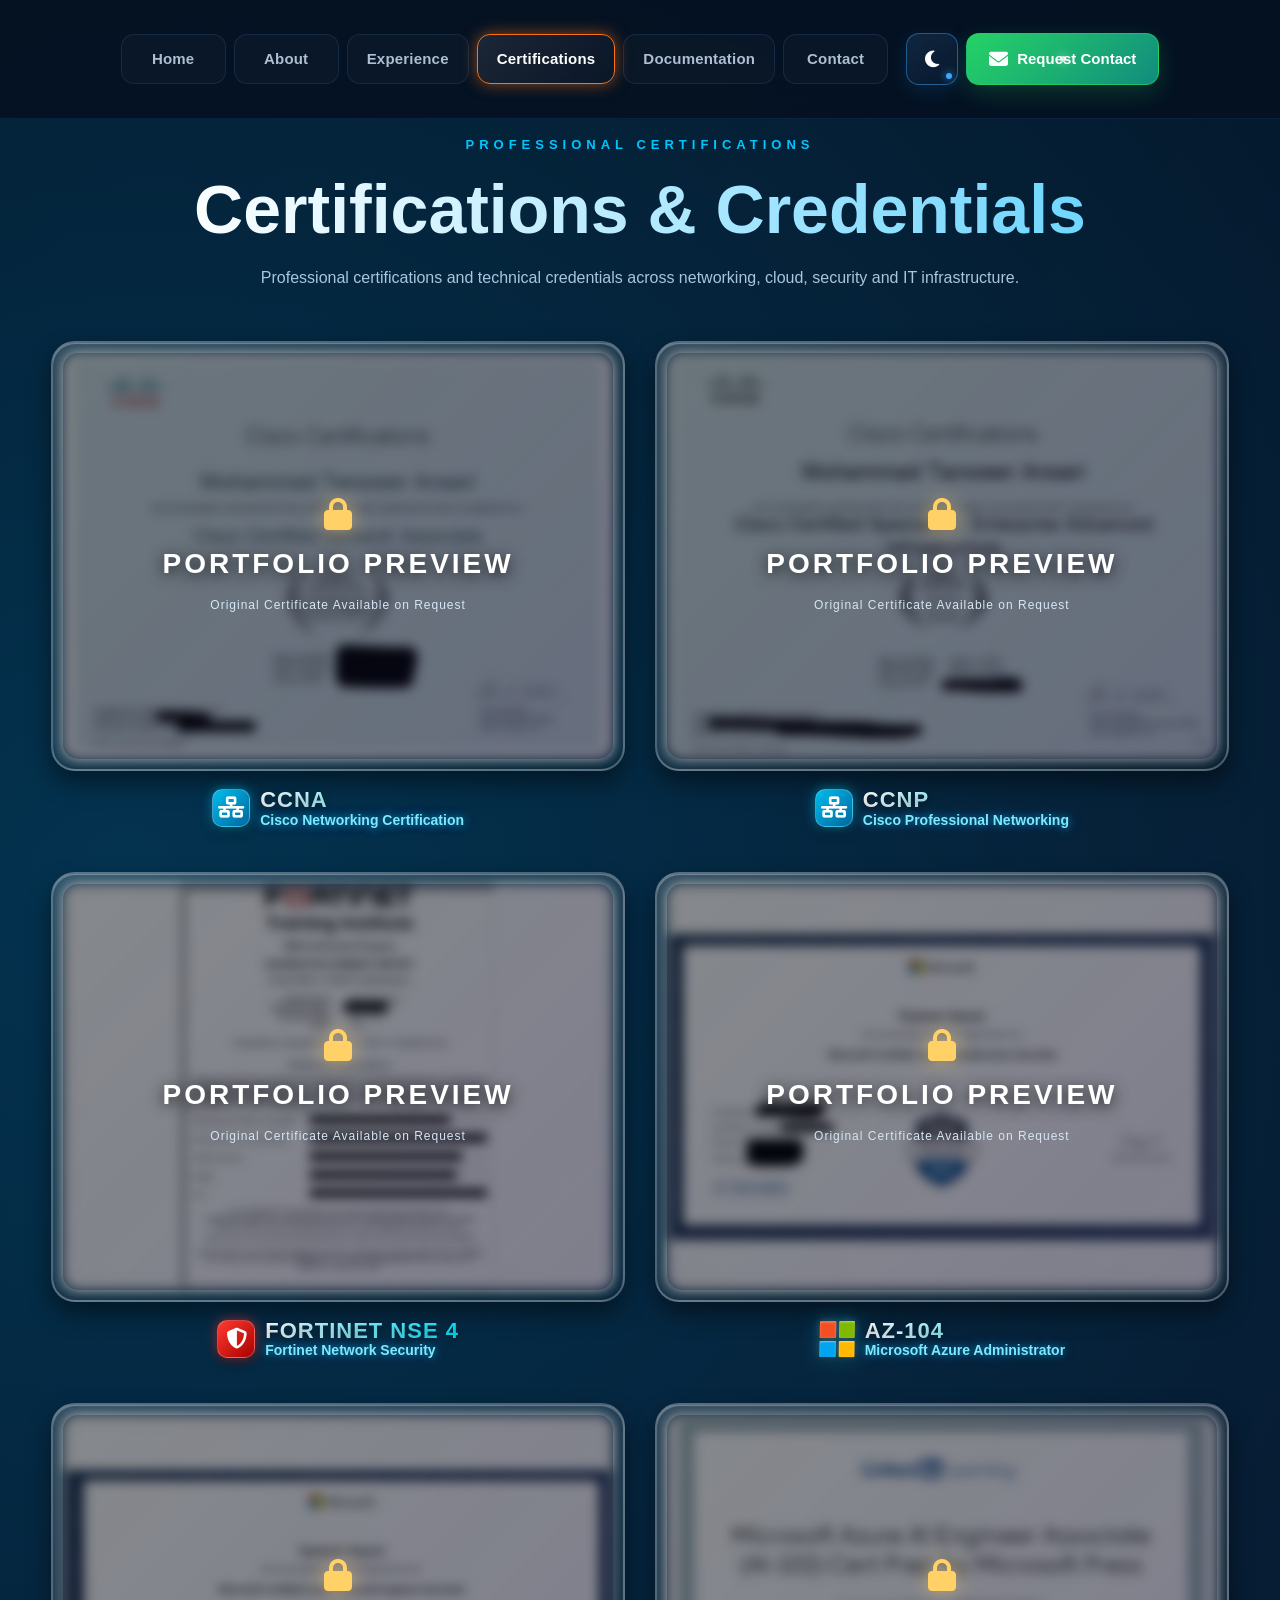
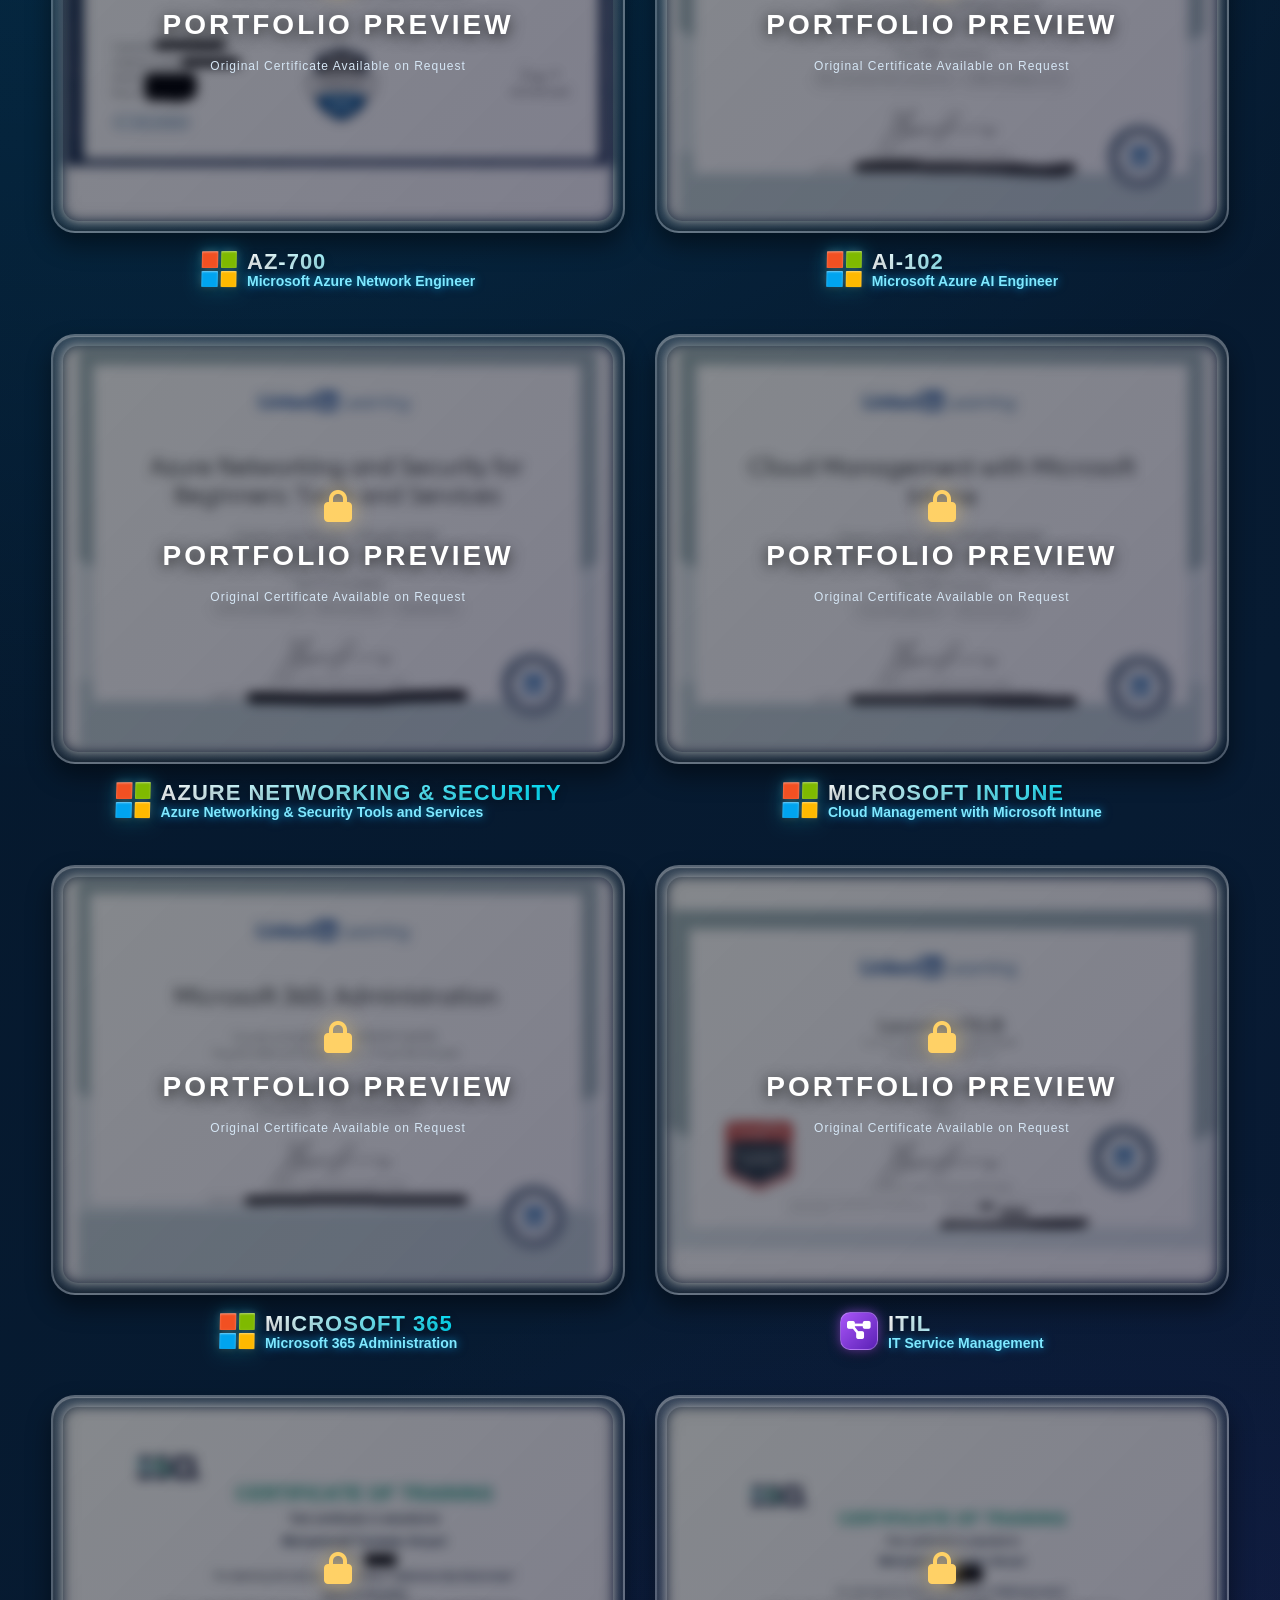
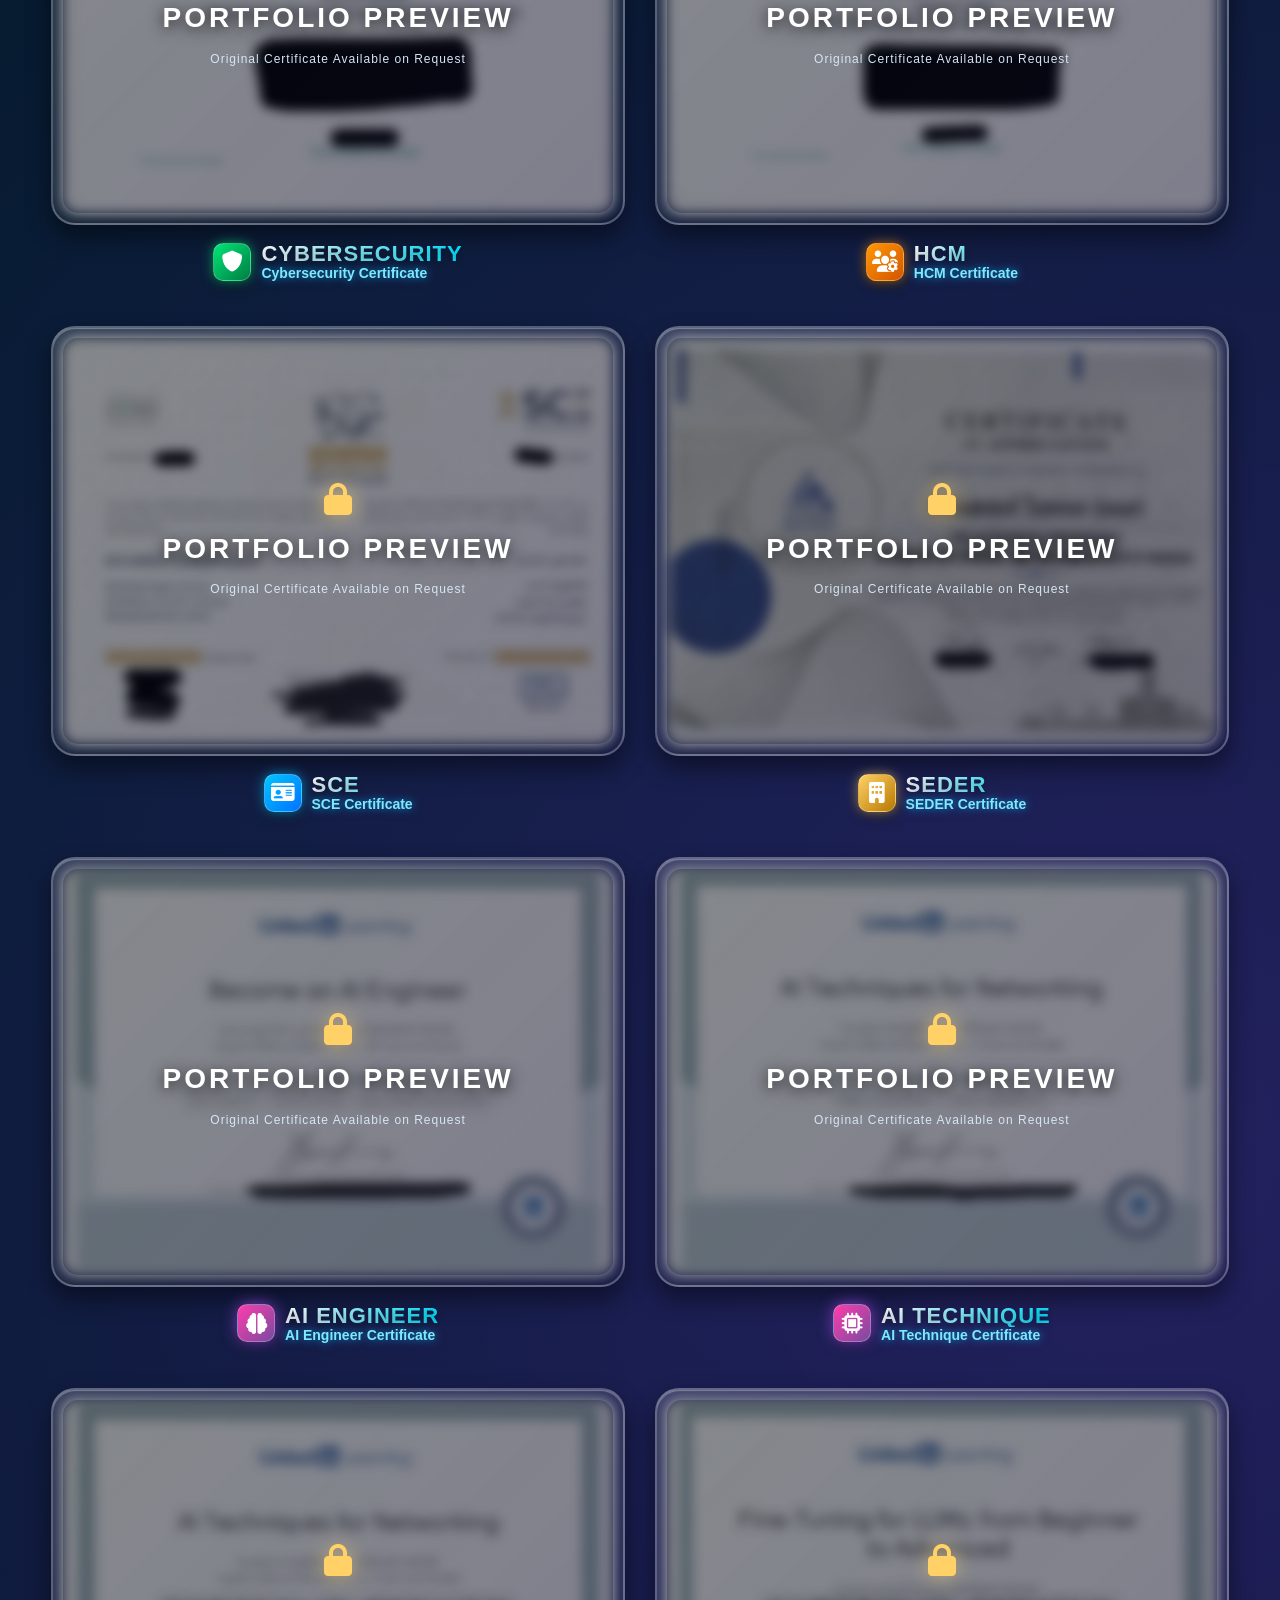
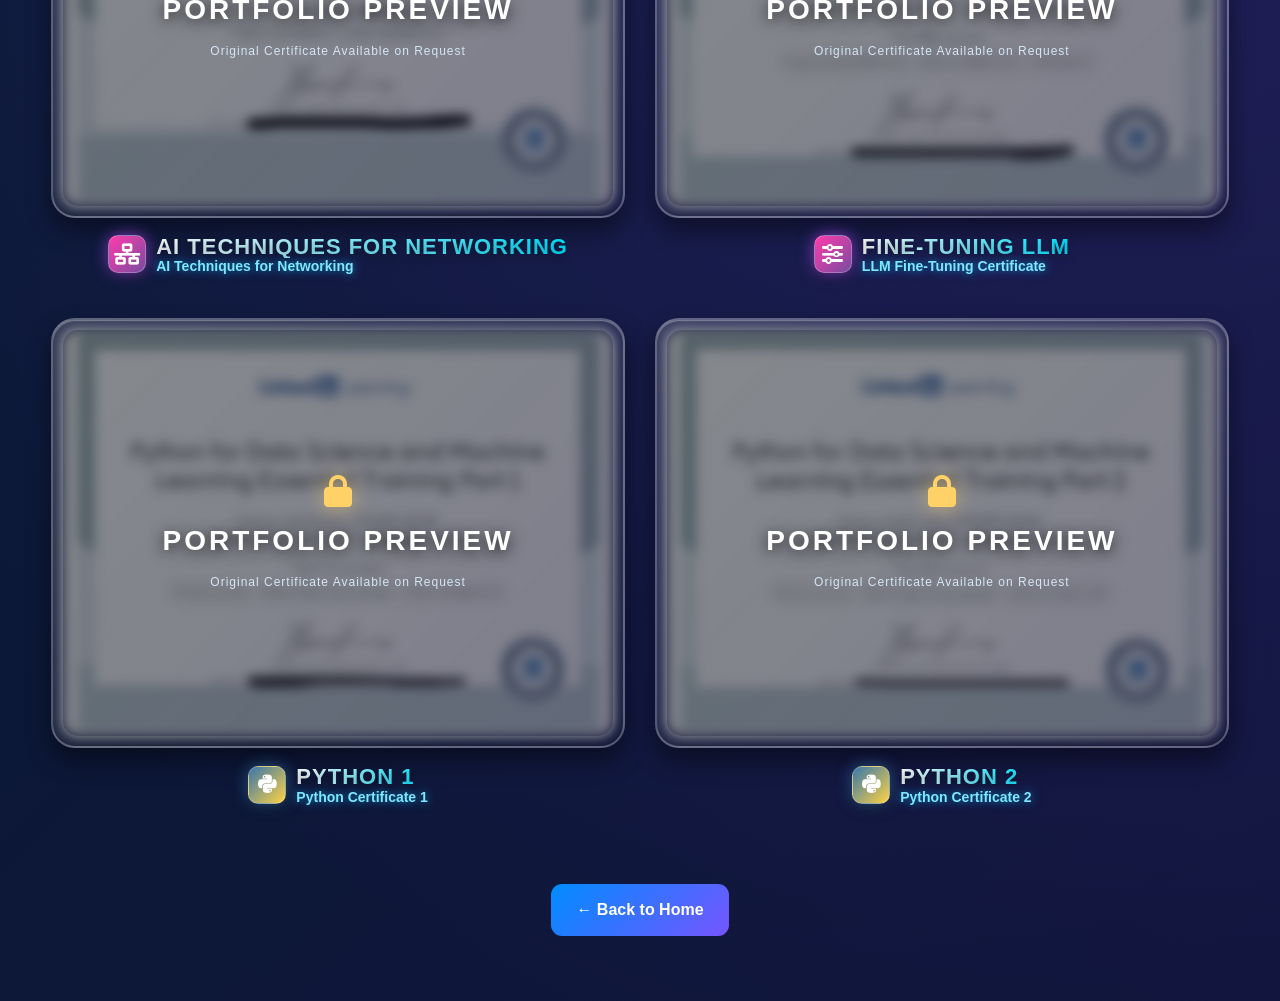
<file: certifications.html>
<!DOCTYPE html>
<html lang="en">
<head>
<meta charset="UTF-8">
<meta name="viewport" content="width=device-width, initial-scale=1.0">

<title>Certifications | Tanweer Ansari</title>

<link rel="stylesheet"
      href="https://cdnjs.cloudflare.com/ajax/libs/font-awesome/6.5.2/css/all.min.css">

<link rel="preconnect" href="https://fonts.googleapis.com">

<link rel="preconnect"
      href="https://fonts.gstatic.com"
      crossorigin>

<link href="https://fonts.googleapis.com/css2?family=Inter:wght@400;500;600;700;800&display=swap"
      rel="stylesheet">

<link rel="stylesheet" href="style.css">

<style>

/* ================================
   RESET
================================ */

* {
    margin: 0;
    padding: 0;
    box-sizing: border-box;
}

body {
    font-family: Arial, Helvetica, sans-serif;
    min-height: 100vh;
    color: #ffffff;
    overflow-x: hidden;

    background:
        radial-gradient(circle at 10% 15%, rgba(0,180,255,.18), transparent 30%),
        radial-gradient(circle at 90% 75%, rgba(125,70,255,.20), transparent 35%),
        linear-gradient(135deg, #031526, #071b32, #10153b);
}


/* ================================
   NAVIGATION
================================ */

.top-nav {
    width: 100%;
    min-height: 72px;

    display: flex;
    align-items: center;
    justify-content: center;
    gap: 12px;

    padding: 12px 20px;

    background: rgba(3,14,28,.90);
    border-bottom: 1px solid rgba(0,190,255,.25);

    backdrop-filter: blur(15px);

    position: sticky;
    top: 0;
    z-index: 1000;
}

.top-nav a {
    color: #c9dceb;
    text-decoration: none;

    font-size: 14px;
    font-weight: 700;

    padding: 10px 14px;
    border-radius: 10px;

    transition: .3s ease;
}

.top-nav a:hover,
.top-nav a.active {
    color: white;

    background:
        linear-gradient(135deg,#008cff,#734dff);

    transform: translateY(-2px);

    box-shadow:
        0 0 20px rgba(0,160,255,.45);
}


/* ================================
   WHATSAPP
================================ */

.whatsapp-btn {
    color: white !important;

    background:
        linear-gradient(135deg,#00c853,#009b62) !important;

    padding: 11px 17px !important;

    box-shadow:
        0 0 18px rgba(0,210,110,.25);
}


/* ================================
   THEME BUTTON
================================ */

.theme-btn {
    width: 45px;
    height: 45px;

    border: 1px solid rgba(0,190,255,.4);

    border-radius: 11px;

    background: rgba(8,30,52,.95);

    color: white;

    font-size: 19px;

    cursor: pointer;

    transition: .35s ease;
}

.theme-btn:hover {
    transform: rotate(12deg) scale(1.08);

    box-shadow:
        0 0 22px rgba(0,190,255,.55);
}


/* ================================
   HEADER
================================ */

.page-header {
    text-align: center;

    max-width: 980px;

    margin: 0 auto;

    padding: 135px 20px 50px;

    position: relative;
}

.page-label {
    color: #00c6ff;

    font-size: 13px;
    font-weight: 800;

    letter-spacing: 5px;

    margin-bottom: 17px;
}

.page-header h1 {
    font-size: clamp(40px,6vw,68px);

    line-height: 1.08;

    margin-bottom: 18px;

    background:
        linear-gradient(
            90deg,
            #ffffff,
            #6bd5ff,
            #9c70ff,
            #ffffff
        );

    background-size: 300%;

    -webkit-background-clip: text;
    -webkit-text-fill-color: transparent;

    animation: titleMove 7s linear infinite;
}

.page-header p {
    color: #aac5dd;

    font-size: 16px;

    line-height: 1.7;
}


/* ================================
   CERTIFICATE GRID
================================ */

.certificate-grid {
    width: min(1180px, 92%);

    margin-left: auto !important;
    margin-right: auto !important;
    margin-bottom: 65px;

    display: grid;

    grid-template-columns:
        repeat(2, minmax(0, 1fr));

    gap: 30px;

    justify-content: center;
    align-items: start;
}


/* ================================
   CERTIFICATE CARD
================================ */

.certificate-card {

    position: relative;

    height: 430px;

    padding: 8px;

    border-radius: 20px;

    background: #ffffff;

    border: 2px solid rgba(0,190,255,.35);

    overflow: hidden;

    box-shadow:
        0 15px 40px rgba(0,0,0,.38);

    transition:
        transform .45s ease,
        box-shadow .45s ease,
        border-color .45s ease;
}


/* ================================
   CERTIFICATE IMAGE
================================ */

.certificate-card img {

    display: block !important;

    width: 100% !important;
    height: 100% !important;

    object-fit: contain !important;

    object-position: center !important;

    background: #ffffff;

    border-radius: 12px;

    position: relative;

    z-index: 10;

    opacity: 1 !important;
    visibility: visible !important;

    transition:
        transform .45s ease,
        filter .45s ease;
}


/* ================================
   HOVER
================================ */

.certificate-card:hover {

    transform:
        translateY(-12px)
        scale(1.025);

    border-color: #00e5ff;

    box-shadow:
        0 20px 50px rgba(0,0,0,.55),
        0 0 22px rgba(0,200,255,.75),
        0 0 50px rgba(0,130,255,.35);
}

.certificate-card:hover img {

    transform: scale(1.025);

    filter:
        brightness(1.04)
        contrast(1.04)
        saturate(1.04);
}


/* ================================
   ANIMATED BORDER
================================ */

.certificate-card::before {

    content: "";

    position: absolute;

    inset: -3px;

    border-radius: 22px;

    border: 2px solid transparent;

    background:
        linear-gradient(
            120deg,
            transparent,
            rgba(0,220,255,.9),
            transparent
        ) border-box;

    mask:
        linear-gradient(#fff 0 0) padding-box,
        linear-gradient(#fff 0 0);

    mask-composite: exclude;

    -webkit-mask:
        linear-gradient(#fff 0 0) padding-box,
        linear-gradient(#fff 0 0);

    -webkit-mask-composite: xor;

    opacity: 0;

    pointer-events: none;

    z-index: 20;
}

.certificate-card:hover::before {

    opacity: 1;

    animation:
        borderRotate 1.3s linear infinite;
}


/* ================================
   DIFFERENT COLORS
================================ */

.certificate-card:nth-child(1):hover {
    border-color: #00e5ff;

    box-shadow:
        0 20px 50px rgba(0,0,0,.5),
        0 0 25px rgba(0,229,255,.85);
}

.certificate-card:nth-child(2):hover {
    border-color: #ff315f;

    box-shadow:
        0 20px 50px rgba(0,0,0,.5),
        0 0 25px rgba(255,49,95,.85);
}

.certificate-card:nth-child(3):hover {
    border-color: #ff9800;

    box-shadow:
        0 20px 50px rgba(0,0,0,.5),
        0 0 25px rgba(255,152,0,.85);
}

.certificate-card:nth-child(4):hover {
    border-color: #2196f3;

    box-shadow:
        0 20px 50px rgba(0,0,0,.5),
        0 0 25px rgba(33,150,243,.85);
}

.certificate-card:nth-child(5):hover {
    border-color: #9c5cff;

    box-shadow:
        0 20px 50px rgba(0,0,0,.5),
        0 0 25px rgba(156,92,255,.85);
}

.certificate-card:nth-child(6):hover {
    border-color: #00e676;

    box-shadow:
        0 20px 50px rgba(0,0,0,.5),
        0 0 25px rgba(0,230,118,.85);
}


/* ================================
   BACK BUTTON
================================ */

.back-home {

    display: block;

    width: fit-content;

    margin: 0 auto 65px;

    padding: 13px 25px;

    color: white;

    text-decoration: none;

    font-weight: 700;

    border-radius: 11px;

    background:
        linear-gradient(135deg,#008cff,#7655ff);

    transition: .35s ease;
}

.back-home:hover {

    transform:
        translateY(-4px)
        scale(1.04);

    box-shadow:
        0 0 28px rgba(70,130,255,.55);
}


/* ================================
   ANIMATIONS
================================ */

@keyframes borderRotate {

    0% {
        transform: rotate(0deg);
    }

    100% {
        transform: rotate(360deg);
    }
}

@keyframes titleMove {

    0% {
        background-position: 0%;
    }

    50% {
        background-position: 100%;
    }

    100% {
        background-position: 0%;
    }
}


/* ================================
   MOBILE
================================ */

@media (max-width:850px) {

    .top-nav {
        justify-content: center;
        flex-wrap: wrap;
    }

    .top-nav a {
        font-size: 12px;
        padding: 8px 10px;
    }

    .certificate-grid {
        grid-template-columns: 1fr;
    }

    .certificate-card {
        height: 360px;
    }
}


/* =====================================================
   PREMIUM 3D CERTIFICATE FRAME
===================================================== */

.certificate-card {
    position: relative !important;
    padding: 10px !important;

    border-radius: 24px !important;

    border: 2px solid rgba(255,255,255,0.25) !important;

    background:
        linear-gradient(145deg,
            rgba(255,255,255,0.18),
            rgba(255,255,255,0.03)
        ) !important;

    box-shadow:
        0 12px 25px rgba(0,0,0,0.45),
        inset 0 1px 1px rgba(255,255,255,0.35),
        inset 0 -2px 5px rgba(0,0,0,0.25) !important;

    transform-style: preserve-3d;

    transition:
        transform 0.5s cubic-bezier(.2,.8,.2,1),
        box-shadow 0.5s ease,
        border-color 0.4s ease;
}


/* =====================================================
   INNER CERTIFICATE FRAME
===================================================== */

.certificate-card img {

    border-radius: 15px !important;

    border: 3px solid rgba(255,255,255,0.75) !important;

    box-shadow:
        0 4px 12px rgba(0,0,0,0.35),
        inset 0 0 12px rgba(0,0,0,0.12);

    transform: translateZ(12px);

    transition:
        transform 0.5s ease,
        box-shadow 0.5s ease;
}


/* =====================================================
   3D HOVER
===================================================== */

.certificate-card:hover {

    transform:
        perspective(1200px)
        rotateX(5deg)
        rotateY(-5deg)
        translateY(-14px)
        scale(1.025) !important;

    border-color: #00e5ff !important;

    box-shadow:
        0 25px 45px rgba(0,0,0,0.55),
        0 0 20px rgba(0,220,255,0.65),
        0 0 50px rgba(0,150,255,0.35),
        inset 0 1px 2px rgba(255,255,255,0.5) !important;
}


.certificate-card:hover img {

    transform:
        translateZ(25px)
        scale(1.015) !important;

    box-shadow:
        0 10px 25px rgba(0,0,0,0.35),
        0 0 15px rgba(255,255,255,0.25) !important;
}


/* =====================================================
   PREMIUM LIGHT SWEEP
===================================================== */

.certificate-card::after {

    content: "";

    position: absolute;

    top: -80%;
    left: -100%;

    width: 45%;
    height: 260%;

    background:
        linear-gradient(
            90deg,
            transparent,
            rgba(255,255,255,0.35),
            transparent
        );

    transform: rotate(25deg);

    opacity: 0;

    pointer-events: none;

    z-index: 30;
}

.certificate-card:hover::after {

    opacity: 1;

    animation:
        frameShine 1.1s ease forwards;
}


/* =====================================================
   DIFFERENT 3D COLORS
===================================================== */

.certificate-card:nth-child(1):hover {

    border-color: #00e5ff !important;

    box-shadow:
        0 25px 45px rgba(0,0,0,.55),
        0 0 20px rgba(0,229,255,.85),
        0 0 55px rgba(0,180,255,.45) !important;
}

.certificate-card:nth-child(2):hover {

    border-color: #ff3d68 !important;

    box-shadow:
        0 25px 45px rgba(0,0,0,.55),
        0 0 20px rgba(255,61,104,.85),
        0 0 55px rgba(255,30,80,.4) !important;
}

.certificate-card:nth-child(3):hover {

    border-color: #ff9800 !important;

    box-shadow:
        0 25px 45px rgba(0,0,0,.55),
        0 0 20px rgba(255,152,0,.85),
        0 0 55px rgba(255,100,0,.4) !important;
}

.certificate-card:nth-child(4):hover {

    border-color: #2196f3 !important;

    box-shadow:
        0 25px 45px rgba(0,0,0,.55),
        0 0 20px rgba(33,150,243,.85),
        0 0 55px rgba(0,100,255,.4) !important;
}

.certificate-card:nth-child(5):hover {

    border-color: #a855f7 !important;

    box-shadow:
        0 25px 45px rgba(0,0,0,.55),
        0 0 20px rgba(168,85,247,.85),
        0 0 55px rgba(120,50,255,.4) !important;
}

.certificate-card:nth-child(6):hover {

    border-color: #00e676 !important;

    box-shadow:
        0 25px 45px rgba(0,0,0,.55),
        0 0 20px rgba(0,230,118,.85),
        0 0 55px rgba(0,180,100,.4) !important;
}


/* =====================================================
   ANIMATION
===================================================== */

@keyframes frameShine {

    0% {
        left: -100%;
    }

    100% {
        left: 160%;
    }
}


/* =====================================================
   PROTECTED PREVIEW
===================================================== */

.certificate-card.protected-test img {
    filter:
        blur(6px)
        brightness(.72)
        saturate(.8) !important;
}

.certificate-card.protected-test:hover img {
    filter:
        blur(6px)
        brightness(.72)
        saturate(.8) !important;
}

.certificate-protection {
    position: absolute;
    inset: 10px;
    z-index: 50;

    display: flex;
    flex-direction: column;
    align-items: center;
    justify-content: center;

    text-align: center;
    border-radius: 15px;

    background:
        linear-gradient(
            135deg,
            rgba(3,14,28,.28),
            rgba(20,20,60,.35)
        );

    pointer-events: none;
}

.certificate-protection i {
    font-size: 32px;
    color: #ffd166;
    margin-bottom: 12px;

    text-shadow:
        0 0 20px rgba(255,209,102,.55);
}

.certificate-protection strong {
    font-size: 28px;
    letter-spacing: 3px;
    color: #ffffff;

    text-shadow:
        0 3px 15px rgba(0,0,0,.8);
}

.certificate-protection span {
    margin-top: 9px;
    font-size: 12px;
    color: #d5e6f5;
    letter-spacing: 1px;
}


/* =====================================================
   CERTIFICATE NAME BELOW PREVIEW
===================================================== */

.protected-certificate-item {
    width: 100%;
}

.protected-certificate-item .certificate-card {
    margin-bottom: 14px;
}

.certificate-title {
    text-align: center;
    padding: 3px 10px 15px;
}

.certificate-title strong {
    display: block;
    color: #ffffff;
    font-size: 21px;
    font-weight: 800;
    letter-spacing: 1px;
    margin-bottom: 5px;
}

.certificate-title span {
    display: block;
    color: #8fdcff;
    font-size: 14px;
    font-weight: 600;
}


/* =====================================================
   MICROSOFT LOGO
===================================================== */

.certificate-title-logo {
    display: flex;
    align-items: center;
    justify-content: center;
    gap: 10px !important;
    perspective: 700px;

    animation:
        certificateGlowPulse 2.2s ease-in-out infinite;
}

.certificate-title-text {
    text-align: left;
    display: flex;
    flex-direction: column;
    gap: 0 !important;
    line-height: 1;
}

.microsoft-logo {
    width: 36px;
    height: 36px;

    display: grid;

    grid-template-columns: 1fr 1fr;
    grid-template-rows: 1fr 1fr;

    gap: 3px;

    flex-shrink: 0;

    transform:
        perspective(500px)
        rotateY(-7deg)
        rotateX(4deg);

    filter:
        drop-shadow(0 4px 5px rgba(0,0,0,.45))
        drop-shadow(0 0 8px rgba(0,210,255,.35));

    animation:
        microsoftLogoFloat 2.2s ease-in-out infinite;
}

.microsoft-logo span:nth-child(1) {
    background: #f25022;
}

.microsoft-logo span:nth-child(2) {
    background: #7fba00;
}

.microsoft-logo span:nth-child(3) {
    background: #00a4ef;
}

.microsoft-logo span:nth-child(4) {
    background: #ffb900;
}

.microsoft-logo span {
    border-radius: 1px;

    box-shadow:
        inset 0 1px 2px rgba(255,255,255,.45),
        0 0 7px rgba(255,255,255,.18);
}


/* =====================================================
   TITLE ANIMATION
===================================================== */

.certificate-title-logo
.certificate-title-text strong {

    margin-bottom: 1px !important;

    line-height: 1.05;

    font-size: 22px;

    background:
        linear-gradient(
            90deg,
            #ffffff,
            #00e5ff,
            #8a7dff,
            #ffffff
        );

    background-size: 300% 100%;

    -webkit-background-clip: text;
    -webkit-text-fill-color: transparent;

    background-clip: text;

    text-shadow:
        0 3px 8px rgba(0,0,0,.35);

    animation:
        certificateTextFlow 3s linear infinite;
}

.certificate-title-logo
.certificate-title-text span {

    margin-top: 0 !important;

    line-height: 1.05;

    color: #7fe8ff;

    text-shadow:
        0 0 8px rgba(0,220,255,.65),
        0 0 15px rgba(100,100,255,.30);
}


/* =====================================================
   TITLE GLOW
===================================================== */

@keyframes certificateGlowPulse {

    0%,
    100% {

        transform:
            translateY(0)
            scale(1);

        filter:
            brightness(1)
            drop-shadow(0 0 2px rgba(0,200,255,.20));
    }

    50% {

        transform:
            translateY(-2px)
            scale(1.035);

        filter:
            brightness(1.35)
            drop-shadow(0 0 8px rgba(0,229,255,.85))
            drop-shadow(0 0 15px rgba(120,80,255,.55));
    }
}


@keyframes certificateTextFlow {

    0% {
        background-position: 0% 50%;
    }

    50% {
        background-position: 100% 50%;
    }

    100% {
        background-position: 0% 50%;
    }
}


@keyframes microsoftLogoFloat {

    0%,
    100% {

        transform:
            perspective(500px)
            rotateY(-7deg)
            rotateX(4deg)
            translateY(0);
    }

    50% {

        transform:
            perspective(500px)
            rotateY(7deg)
            rotateX(-3deg)
            translateY(-3px)
            scale(1.07);
    }
}


/* =====================================================
   BRAND ICONS
===================================================== */

.brand-icon {

    width: 38px;
    height: 38px;

    display: flex;

    align-items: center;
    justify-content: center;

    flex-shrink: 0;

    border-radius: 10px;

    font-size: 21px;

    color: white;

    transform-style: preserve-3d;

    border:
        1px solid rgba(255,255,255,.25);

    box-shadow:
        0 6px 12px rgba(0,0,0,.4),
        inset 0 1px 2px rgba(255,255,255,.45);

    animation:
        brandIconFloat 2.2s ease-in-out infinite;
}


/* CISCO */

.cisco-icon {

    background:
        linear-gradient(
            135deg,
            #00bceb,
            #0067a0
        );

    box-shadow:
        0 0 12px rgba(0,188,235,.55),
        0 6px 12px rgba(0,0,0,.4);
}


/* FORTINET */

.fortinet-icon {

    background:
        linear-gradient(
            135deg,
            #ff3b30,
            #a90000
        );

    box-shadow:
        0 0 12px rgba(255,50,50,.55),
        0 6px 12px rgba(0,0,0,.4);
}


/* ITIL */

.itil-icon {

    background:
        linear-gradient(
            135deg,
            #a855f7,
            #5b21b6
        );

    box-shadow:
        0 0 12px rgba(168,85,247,.6),
        0 6px 12px rgba(0,0,0,.4);
}


/* CYBER SECURITY */

.cyber-icon {

    background:
        linear-gradient(
            135deg,
            #00e676,
            #007c43
        );

    box-shadow:
        0 0 12px rgba(0,230,118,.6),
        0 6px 12px rgba(0,0,0,.4);
}


/* HCM */

.hcm-icon {

    background:
        linear-gradient(
            135deg,
            #ff9800,
            #d35400
        );

    box-shadow:
        0 0 12px rgba(255,152,0,.6),
        0 6px 12px rgba(0,0,0,.4);
}


/* SCE */

.sce-icon {

    background:
        linear-gradient(
            135deg,
            #00c6ff,
            #0072ff
        );

    box-shadow:
        0 0 12px rgba(0,198,255,.6),
        0 6px 12px rgba(0,0,0,.4);
}


/* SEDER */

.seder-icon {

    background:
        linear-gradient(
            135deg,
            #ffd166,
            #b77900
        );

    box-shadow:
        0 0 12px rgba(255,209,102,.55),
        0 6px 12px rgba(0,0,0,.4);
}


/* AI */

.ai-icon {

    background:
        linear-gradient(
            135deg,
            #ff3cac,
            #784ba0,
            #2b86c5
        );

    background-size: 200% 200%;

    box-shadow:
        0 0 15px rgba(180,80,255,.65),
        0 6px 12px rgba(0,0,0,.4);

    animation:
        brandIconFloat 2.2s ease-in-out infinite,
        aiColorMove 4s linear infinite;
}


/* PYTHON */

.python-icon {

    background:
        linear-gradient(
            135deg,
            #3776ab,
            #ffd343
        );

    color: white;

    box-shadow:
        0 0 15px rgba(55,118,171,.65),
        0 6px 12px rgba(0,0,0,.4);
}


/* =====================================================
   BRAND ICON FLOAT
===================================================== */

@keyframes brandIconFloat {

    0%,
    100% {

        transform:
            perspective(500px)
            rotateY(-7deg)
            rotateX(4deg)
            translateY(0);

        filter:
            brightness(1);
    }

    50% {

        transform:
            perspective(500px)
            rotateY(7deg)
            rotateX(-3deg)
            translateY(-3px)
            scale(1.08);

        filter:
            brightness(1.35);
    }
}


@keyframes aiColorMove {

    0% {
        background-position: 0% 50%;
    }

    50% {
        background-position: 100% 50%;
    }

    100% {
        background-position: 0% 50%;
    }
}


/* =====================================================
   BLOCK IMAGE SAVE / DRAG
===================================================== */

.protected-certificate-item .certificate-card,
.protected-certificate-item .certificate-card img {

    -webkit-user-select: none;
    user-select: none;
}

.protected-certificate-item .certificate-card img {

    pointer-events: none;

    -webkit-user-drag: none;

    user-drag: none;
}


/* =====================================================
   PREMIUM LIGHT THEME
===================================================== */

body.theme-light {

    background:
        linear-gradient(
            180deg,
            #ffffff,
            #f4f8fc
        ) !important;

    color:
        #102033 !important;
}

body.theme-light .page-header {

    color:
        #102033 !important;
}

body.theme-light .page-label {

    color:
        #087cf0 !important;
}

body.theme-light .page-header h1 {

    background:
        linear-gradient(
            90deg,
            #102033,
            #087cf0,
            #7950f2,
            #102033
        ) !important;

    background-size:
        300% auto !important;

    -webkit-background-clip:
        text !important;

    background-clip:
        text !important;

    -webkit-text-fill-color:
        transparent !important;
}

body.theme-light .page-header p {

    color:
        #52657a !important;
}

body.theme-light .certificate-card {

    background:
        linear-gradient(
            145deg,
            rgba(255,255,255,.98),
            rgba(240,247,255,.96)
        ) !important;

    border:
        2px solid rgba(20,100,190,.20) !important;

    box-shadow:
        0 15px 35px rgba(30,80,130,.12),
        inset 0 1px 2px rgba(255,255,255,.85) !important;
}

body.theme-light .certificate-title strong {

    color:
        #102033 !important;
}

body.theme-light .certificate-title span {

    color:
        #087cf0 !important;
}

body.theme-light
.certificate-title-logo
.certificate-title-text strong {

    background:
        linear-gradient(
            90deg,
            #102033,
            #087cf0,
            #7950f2,
            #102033
        ) !important;

    background-size:
        300% 100% !important;

    -webkit-background-clip:
        text !important;

    background-clip:
        text !important;

    -webkit-text-fill-color:
        transparent !important;
}

body.theme-light
.certificate-title-logo
.certificate-title-text span {

    color:
        #087cf0 !important;

    text-shadow:
        none !important;
}

body.theme-light .certificate-protection {

    background:
        linear-gradient(
            135deg,
            rgba(240,248,255,.38),
            rgba(225,235,255,.44)
        ) !important;
}

body.theme-light .certificate-protection strong {

    color:
        #102033 !important;

    text-shadow:
        0 2px 8px rgba(255,255,255,.9) !important;
}

body.theme-light .certificate-protection span {

    color:
        #43566d !important;
}

body.theme-light .back-home {

    color:
        #ffffff !important;

    background:
        linear-gradient(
            135deg,
            #087cf0,
            #7950f2
        ) !important;

    box-shadow:
        0 8px 22px rgba(30,100,190,.18) !important;
}

</style>
</head>


<body>


<!-- ================= NAVIGATION ================= -->

<header class="navbar">

    <div class="nav-container">

        <a href="index.html" class="logo">
            TANWEER<span>.</span>
        </a>

        <nav id="navMenu">

            <a href="index.html">
                Home
            </a>

            <a href="about.html">
                About
            </a>

            <a href="experience.html">
                Experience
            </a>

            <a href="certifications.html" class="active">
                Certifications
            </a>

            <a href="documentation.html">
                Documentation
            </a>

            <a href="contact.html">
                Contact
            </a>

        </nav>


        <div class="nav-buttons">

            <button id="themeToggle" class="icon-btn">
                <i class="fa-solid fa-moon"></i>
            </button>

          <a href="mailto:tanweerstudy25@gmail.com?subject=Contact%20Request%20from%20Certifications%20Page&body=Hello%20Tanweer%2C%0A%0AI%20visited%20your%20Certifications%20page%20and%20would%20like%20to%20contact%20you.%0A%0AName%3A%20%0ACompany%3A%20%0AReason%20for%20contact%3A%20%0A%0AThank%20you."
   class="nav-contact whatsapp-nav">

    <i class="fa-solid fa-envelope"></i>

    <span>
        Request Contact
    </span>

</a> 


            <button id="menuToggle" class="menu-btn">
                <i class="fa-solid fa-bars"></i>
            </button>

        </div>

    </div>

</header>



<!-- ================================
     HEADER
================================ -->

<header class="page-header">

    <div class="page-label">
        PROFESSIONAL CERTIFICATIONS
    </div>

    <h1>
        Certifications & Credentials
    </h1>

    <p>
        Professional certifications and technical credentials
        across networking, cloud, security and IT infrastructure.
    </p>

</header>



<!-- ================================
     CERTIFICATES
================================ -->

<section class="certificate-grid">


<!-- =====================================================
     1. CCNA
===================================================== -->

<div class="protected-certificate-item">

    <div class="certificate-card protected-test">

        <img
            src="./certificates/CCNA.jpg"
            alt="CCNA Certificate">

        <div class="certificate-protection">

            <i class="fa-solid fa-lock"></i>

            <strong>
                PORTFOLIO PREVIEW
            </strong>

            <span>
                Original Certificate Available on Request
            </span>

        </div>

    </div>


    <div class="certificate-title certificate-title-logo">

        <div class="brand-icon cisco-icon">
            <i class="fa-solid fa-network-wired"></i>
        </div>

        <div class="certificate-title-text">

            <strong>
                CCNA
            </strong>

            <span>
                Cisco Networking Certification
            </span>

        </div>

    </div>

</div>



<!-- =====================================================
     2. CCNP
===================================================== -->

<div class="protected-certificate-item">

    <div class="certificate-card protected-test">

        <img
            src="./certificates/CCNP.jpg"
            alt="CCNP Certificate">

        <div class="certificate-protection">

            <i class="fa-solid fa-lock"></i>

            <strong>
                PORTFOLIO PREVIEW
            </strong>

            <span>
                Original Certificate Available on Request
            </span>

        </div>

    </div>


    <div class="certificate-title certificate-title-logo">

        <div class="brand-icon cisco-icon">
            <i class="fa-solid fa-network-wired"></i>
        </div>

        <div class="certificate-title-text">

            <strong>
                CCNP
            </strong>

            <span>
                Cisco Professional Networking
            </span>

        </div>

    </div>

</div>



<!-- =====================================================
     3. FORTINET NSE 4
===================================================== -->

<div class="protected-certificate-item">

    <div class="certificate-card protected-test">

        <img
            src="./certificates/FORTINET-NSE%204.jpg"
            alt="Fortinet NSE 4 Certificate">

        <div class="certificate-protection">

            <i class="fa-solid fa-lock"></i>

            <strong>
                PORTFOLIO PREVIEW
            </strong>

            <span>
                Original Certificate Available on Request
            </span>

        </div>

    </div>


    <div class="certificate-title certificate-title-logo">

        <div class="brand-icon fortinet-icon">
            <i class="fa-solid fa-shield-halved"></i>
        </div>

        <div class="certificate-title-text">

            <strong>
                FORTINET NSE 4
            </strong>

            <span>
                Fortinet Network Security
            </span>

        </div>

    </div>

</div>



<!-- =====================================================
     4. AZ-104
===================================================== -->

<div class="protected-certificate-item">

    <div class="certificate-card protected-test">

        <img
            src="./certificates/AZURE-104.jpg"
            alt="Microsoft Azure AZ-104 Certificate">

        <div class="certificate-protection">

            <i class="fa-solid fa-lock"></i>

            <strong>
                PORTFOLIO PREVIEW
            </strong>

            <span>
                Original Certificate Available on Request
            </span>

        </div>

    </div>


    <div class="certificate-title certificate-title-logo">

        <div class="microsoft-logo"
             aria-hidden="true">

            <span></span>
            <span></span>
            <span></span>
            <span></span>

        </div>

        <div class="certificate-title-text">

            <strong>
                AZ-104
            </strong>

            <span>
                Microsoft Azure Administrator
            </span>

        </div>

    </div>

</div>



<!-- =====================================================
     5. AZ-700
===================================================== -->

<div class="protected-certificate-item">

    <div class="certificate-card protected-test">

        <img
            src="./certificates/AZURE-700.jpg"
            alt="Microsoft Azure AZ-700 Certificate">

        <div class="certificate-protection">

            <i class="fa-solid fa-lock"></i>

            <strong>
                PORTFOLIO PREVIEW
            </strong>

            <span>
                Original Certificate Available on Request
            </span>

        </div>

    </div>


    <div class="certificate-title certificate-title-logo">

        <div class="microsoft-logo"
             aria-hidden="true">

            <span></span>
            <span></span>
            <span></span>
            <span></span>

        </div>

        <div class="certificate-title-text">

            <strong>
                AZ-700
            </strong>

            <span>
                Microsoft Azure Network Engineer
            </span>

        </div>

    </div>

</div>



<!-- =====================================================
     6. AZURE AI ENGINEER AI-102
===================================================== -->

<div class="protected-certificate-item">

    <div class="certificate-card protected-test">

        <img
            src="./certificates/Azure_AI_Engineer_AI-102.jpg"
            alt="Azure AI Engineer AI-102 Certificate">

        <div class="certificate-protection">

            <i class="fa-solid fa-lock"></i>

            <strong>
                PORTFOLIO PREVIEW
            </strong>

            <span>
                Original Certificate Available on Request
            </span>

        </div>

    </div>


    <div class="certificate-title certificate-title-logo">

        <div class="microsoft-logo"
             aria-hidden="true">

            <span></span>
            <span></span>
            <span></span>
            <span></span>

        </div>

        <div class="certificate-title-text">

            <strong>
                AI-102
            </strong>

            <span>
                Microsoft Azure AI Engineer
            </span>

        </div>

    </div>

</div>



<!-- =====================================================
     7. AZURE NETWORKING & SECURITY
===================================================== -->

<div class="protected-certificate-item">

    <div class="certificate-card protected-test">

        <img
            src="./certificates/Azure_Networking_and_Security_for_Beginners_Tools_and_Services.jpg"
            alt="Azure Networking and Security Certificate">

        <div class="certificate-protection">

            <i class="fa-solid fa-lock"></i>

            <strong>
                PORTFOLIO PREVIEW
            </strong>

            <span>
                Original Certificate Available on Request
            </span>

        </div>

    </div>


    <div class="certificate-title certificate-title-logo">

        <div class="microsoft-logo"
             aria-hidden="true">

            <span></span>
            <span></span>
            <span></span>
            <span></span>

        </div>

        <div class="certificate-title-text">

            <strong>
                AZURE NETWORKING & SECURITY
            </strong>

            <span>
                Azure Networking & Security Tools and Services
            </span>

        </div>

    </div>

</div>



<!-- =====================================================
     8. MICROSOFT INTUNE
===================================================== -->

<div class="protected-certificate-item">

    <div class="certificate-card protected-test">

        <img
            src="./certificates/Cloud_Management_with_Microsoft_Intune.jpg"
            alt="Microsoft Intune Cloud Management Certificate">

        <div class="certificate-protection">

            <i class="fa-solid fa-lock"></i>

            <strong>
                PORTFOLIO PREVIEW
            </strong>

            <span>
                Original Certificate Available on Request
            </span>

        </div>

    </div>


    <div class="certificate-title certificate-title-logo">

        <div class="microsoft-logo"
             aria-hidden="true">

            <span></span>
            <span></span>
            <span></span>
            <span></span>

        </div>

        <div class="certificate-title-text">

            <strong>
                MICROSOFT INTUNE
            </strong>

            <span>
                Cloud Management with Microsoft Intune
            </span>

        </div>

    </div>

</div>



<!-- =====================================================
     9. MICROSOFT 365
===================================================== -->

<div class="protected-certificate-item">

    <div class="certificate-card protected-test">

        <img
            src="./certificates/Microsoft_365_Administration.jpg"
            alt="Microsoft 365 Administration Certificate">

        <div class="certificate-protection">

            <i class="fa-solid fa-lock"></i>

            <strong>
                PORTFOLIO PREVIEW
            </strong>

            <span>
                Original Certificate Available on Request
            </span>

        </div>

    </div>


    <div class="certificate-title certificate-title-logo">

        <div class="microsoft-logo"
             aria-hidden="true">

            <span></span>
            <span></span>
            <span></span>
            <span></span>

        </div>

        <div class="certificate-title-text">

            <strong>
                MICROSOFT 365
            </strong>

            <span>
                Microsoft 365 Administration
            </span>

        </div>

    </div>

</div>



<!-- =====================================================
     10. ITIL
===================================================== -->

<div class="protected-certificate-item">

    <div class="certificate-card protected-test">

        <img
            src="./certificates/ITIL.jpg"
            alt="ITIL Certificate">

        <div class="certificate-protection">

            <i class="fa-solid fa-lock"></i>

            <strong>
                PORTFOLIO PREVIEW
            </strong>

            <span>
                Original Certificate Available on Request
            </span>

        </div>

    </div>


    <div class="certificate-title certificate-title-logo">

        <div class="brand-icon itil-icon">
            <i class="fa-solid fa-diagram-project"></i>
        </div>

        <div class="certificate-title-text">

            <strong>
                ITIL
            </strong>

            <span>
                IT Service Management
            </span>

        </div>

    </div>

</div>



<!-- =====================================================
     11. CYBERSECURITY
===================================================== -->

<div class="protected-certificate-item">

    <div class="certificate-card protected-test">

        <img
            src="./certificates/cybersecurity.jpg"
            alt="Cybersecurity Certificate">

        <div class="certificate-protection">

            <i class="fa-solid fa-lock"></i>

            <strong>
                PORTFOLIO PREVIEW
            </strong>

            <span>
                Original Certificate Available on Request
            </span>

        </div>

    </div>


    <div class="certificate-title certificate-title-logo">

        <div class="brand-icon cyber-icon">
            <i class="fa-solid fa-shield"></i>
        </div>

        <div class="certificate-title-text">

            <strong>
                CYBERSECURITY
            </strong>

            <span>
                Cybersecurity Certificate
            </span>

        </div>

    </div>

</div>



<!-- =====================================================
     12. HCM
===================================================== -->

<div class="protected-certificate-item">

    <div class="certificate-card protected-test">

        <img
            src="./certificates/hcm.jpg"
            alt="HCM Certificate">

        <div class="certificate-protection">

            <i class="fa-solid fa-lock"></i>

            <strong>
                PORTFOLIO PREVIEW
            </strong>

            <span>
                Original Certificate Available on Request
            </span>

        </div>

    </div>


    <div class="certificate-title certificate-title-logo">

        <div class="brand-icon hcm-icon">
            <i class="fa-solid fa-users-gear"></i>
        </div>

        <div class="certificate-title-text">

            <strong>
                HCM
            </strong>

            <span>
                HCM Certificate
            </span>

        </div>

    </div>

</div>



<!-- =====================================================
     13. SCE
===================================================== -->

<div class="protected-certificate-item">

    <div class="certificate-card protected-test">

        <img
            src="./certificates/sce.jpg"
            alt="SCE Certificate">

        <div class="certificate-protection">

            <i class="fa-solid fa-lock"></i>

            <strong>
                PORTFOLIO PREVIEW
            </strong>

            <span>
                Original Certificate Available on Request
            </span>

        </div>

    </div>


    <div class="certificate-title certificate-title-logo">

        <div class="brand-icon sce-icon">
            <i class="fa-solid fa-id-card"></i>
        </div>

        <div class="certificate-title-text">

            <strong>
                SCE
            </strong>

            <span>
                SCE Certificate
            </span>

        </div>

    </div>

</div>



<!-- =====================================================
     14. SEDER
===================================================== -->

<div class="protected-certificate-item">

    <div class="certificate-card protected-test">

        <img
            src="./certificates/seder.jpg"
            alt="SEDER Certificate">

        <div class="certificate-protection">

            <i class="fa-solid fa-lock"></i>

            <strong>
                PORTFOLIO PREVIEW
            </strong>

            <span>
                Original Certificate Available on Request
            </span>

        </div>

    </div>


    <div class="certificate-title certificate-title-logo">

        <div class="brand-icon seder-icon">
            <i class="fa-solid fa-building"></i>
        </div>

        <div class="certificate-title-text">

            <strong>
                SEDER
            </strong>

            <span>
                SEDER Certificate
            </span>

        </div>

    </div>

</div>



<!-- =====================================================
     15. AI ENGINEER
===================================================== -->

<div class="protected-certificate-item">

    <div class="certificate-card protected-test">

        <img
            src="./certificates/AI_Engineer.jpg"
            alt="AI Engineer Certificate">

        <div class="certificate-protection">

            <i class="fa-solid fa-lock"></i>

            <strong>
                PORTFOLIO PREVIEW
            </strong>

            <span>
                Original Certificate Available on Request
            </span>

        </div>

    </div>


    <div class="certificate-title certificate-title-logo">

        <div class="brand-icon ai-icon">
            <i class="fa-solid fa-brain"></i>
        </div>

        <div class="certificate-title-text">

            <strong>
                AI ENGINEER
            </strong>

            <span>
                AI Engineer Certificate
            </span>

        </div>

    </div>

</div>



<!-- =====================================================
     16. AI TECHNIQUE
===================================================== -->

<div class="protected-certificate-item">

    <div class="certificate-card protected-test">

        <img
            src="./certificates/ai_technique.jpg"
            alt="AI Technique Certificate">

        <div class="certificate-protection">

            <i class="fa-solid fa-lock"></i>

            <strong>
                PORTFOLIO PREVIEW
            </strong>

            <span>
                Original Certificate Available on Request
            </span>

        </div>

    </div>


    <div class="certificate-title certificate-title-logo">

        <div class="brand-icon ai-icon">
            <i class="fa-solid fa-microchip"></i>
        </div>

        <div class="certificate-title-text">

            <strong>
                AI TECHNIQUE
            </strong>

            <span>
                AI Technique Certificate
            </span>

        </div>

    </div>

</div>



<!-- =====================================================
     17. AI TECHNIQUES FOR NETWORKING
===================================================== -->

<div class="protected-certificate-item">

    <div class="certificate-card protected-test">

        <img
            src="./certificates/AI-Techniques-for-Networking.jpg"
            alt="AI Techniques for Networking Certificate">

        <div class="certificate-protection">

            <i class="fa-solid fa-lock"></i>

            <strong>
                PORTFOLIO PREVIEW
            </strong>

            <span>
                Original Certificate Available on Request
            </span>

        </div>

    </div>


    <div class="certificate-title certificate-title-logo">

        <div class="brand-icon ai-icon">
            <i class="fa-solid fa-network-wired"></i>
        </div>

        <div class="certificate-title-text">

            <strong>
                AI TECHNIQUES FOR NETWORKING
            </strong>

            <span>
                AI Techniques for Networking
            </span>

        </div>

    </div>

</div>



<!-- =====================================================
     18. FINE-TUNING LLM
===================================================== -->

<div class="protected-certificate-item">

    <div class="certificate-card protected-test">

        <img
            src="./certificates/finetuning_LLM.jpg"
            alt="Fine-Tuning LLM Certificate">

        <div class="certificate-protection">

            <i class="fa-solid fa-lock"></i>

            <strong>
                PORTFOLIO PREVIEW
            </strong>

            <span>
                Original Certificate Available on Request
            </span>

        </div>

    </div>


    <div class="certificate-title certificate-title-logo">

        <div class="brand-icon ai-icon">
            <i class="fa-solid fa-sliders"></i>
        </div>

        <div class="certificate-title-text">

            <strong>
                FINE-TUNING LLM
            </strong>

            <span>
                LLM Fine-Tuning Certificate
            </span>

        </div>

    </div>

</div>



<!-- =====================================================
     19. PYTHON 1
===================================================== -->

<div class="protected-certificate-item">

    <div class="certificate-card protected-test">

        <img
            src="./certificates/python1.jpg"
            alt="Python 1 Certificate">

        <div class="certificate-protection">

            <i class="fa-solid fa-lock"></i>

            <strong>
                PORTFOLIO PREVIEW
            </strong>

            <span>
                Original Certificate Available on Request
            </span>

        </div>

    </div>


    <div class="certificate-title certificate-title-logo">

        <div class="brand-icon python-icon">
            <i class="fa-brands fa-python"></i>
        </div>

        <div class="certificate-title-text">

            <strong>
                PYTHON 1
            </strong>

            <span>
                Python Certificate 1
            </span>

        </div>

    </div>

</div>



<!-- =====================================================
     20. PYTHON 2
===================================================== -->

<div class="protected-certificate-item">

    <div class="certificate-card protected-test">

        <img
            src="./certificates/python2.jpg"
            alt="Python 2 Certificate">

        <div class="certificate-protection">

            <i class="fa-solid fa-lock"></i>

            <strong>
                PORTFOLIO PREVIEW
            </strong>

            <span>
                Original Certificate Available on Request
            </span>

        </div>

    </div>


    <div class="certificate-title certificate-title-logo">

        <div class="brand-icon python-icon">
            <i class="fa-brands fa-python"></i>
        </div>

        <div class="certificate-title-text">

            <strong>
                PYTHON 2
            </strong>

            <span>
                Python Certificate 2
            </span>

        </div>

    </div>

</div>


</section>



<a
    href="index.html"
    class="back-home">

    ← Back to Home

</a>



<script>

/* =====================================================
   PROTECT CERTIFICATE PREVIEWS
   BLOCK RIGHT CLICK + IMAGE DRAG
===================================================== */

document.addEventListener(
    "contextmenu",
    function(event) {

        if (
            event.target.closest(
                ".protected-certificate-item"
            )
        ) {

            event.preventDefault();

        }

    }
);


document.addEventListener(
    "dragstart",
    function(event) {

        if (
            event.target.closest(
                ".protected-certificate-item"
            )
        ) {

            event.preventDefault();

        }

    }
);

</script>


<!-- SAME THEME + MOBILE MENU SYSTEM AS HOME PAGE -->

<script src="script.js"></script>

</body>
</html>
</file>
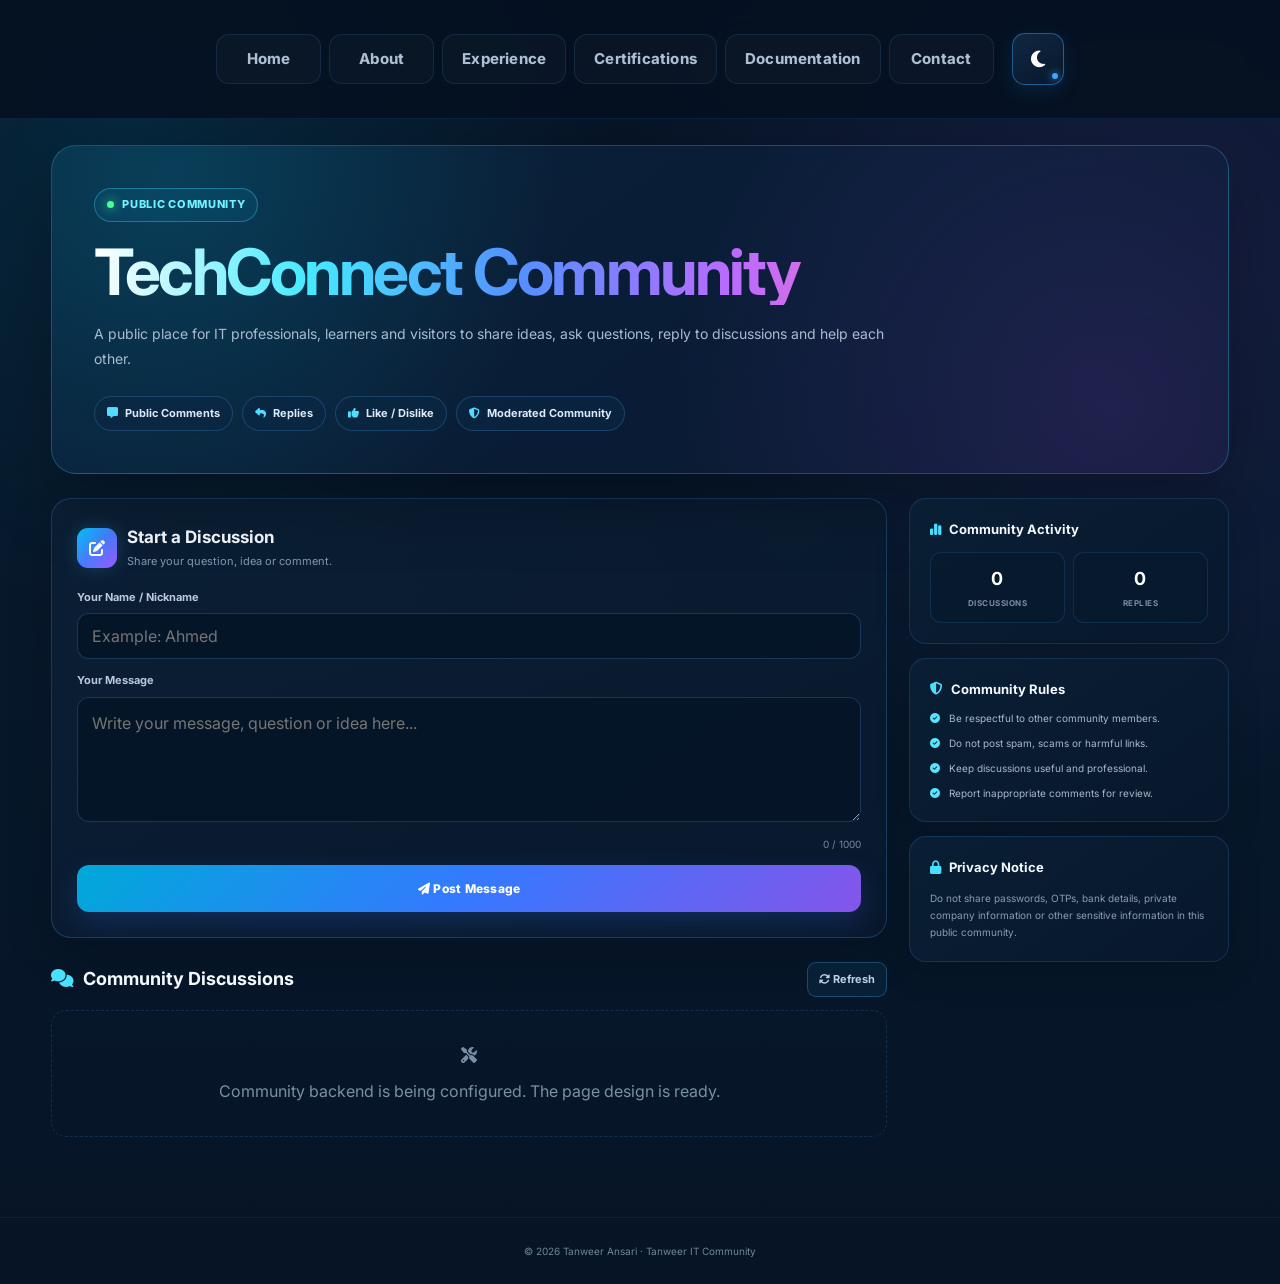
<file: community.html>
<!DOCTYPE html>
<html lang="en">

<head>

    <meta charset="UTF-8">

    <meta name="viewport"
          content="width=device-width, initial-scale=1.0">

    <title>
        Tanweer IT Community | Public Discussion
    </title>

    <meta name="description"
          content="Tanweer IT Community - Public discussion, comments, replies, likes and dislikes for IT professionals and visitors.">

    <meta name="robots"
          content="index,follow">


    <!-- =========================================================
         FONT AWESOME
    ========================================================= -->

    <link rel="stylesheet"
          href="https://cdnjs.cloudflare.com/ajax/libs/font-awesome/6.5.2/css/all.min.css">


    <!-- =========================================================
         GOOGLE FONT
    ========================================================= -->

    <link rel="preconnect"
          href="https://fonts.googleapis.com">

    <link rel="preconnect"
          href="https://fonts.gstatic.com"
          crossorigin>

    <link href="https://fonts.googleapis.com/css2?family=Inter:wght@400;500;600;700;800;900&display=swap"
          rel="stylesheet">

<!-- MAIN WEBSITE CSS -->
<link rel="stylesheet" href="style.css">
<style>

/* =========================================================
   GLOBAL
========================================================= */

* {
    margin: 0;
    padding: 0;
    box-sizing: border-box;
}


html {
    scroll-behavior: smooth;
}


body {

    font-family:
        "Inter",
        Arial,
        sans-serif;

    min-height: 100vh;

    color: #f4f8ff;

    background:

        radial-gradient(
            circle at 10% 10%,
            rgba(0, 213, 255, .10),
            transparent 30%
        ),

        radial-gradient(
            circle at 90% 20%,
            rgba(139, 92, 246, .12),
            transparent 35%
        ),

        linear-gradient(
            180deg,
            #061426,
            #07182b,
            #061426
        );

    overflow-x: hidden;
}


a {
    color: inherit;
    text-decoration: none;
}


button,
input,
textarea,
select {
    font: inherit;
}






/* =========================================================
   HERO
========================================================= */

.community-hero {

    width:
        min(1180px, 92%);

    margin:
        145px auto 24px auto;

    padding:
        42px;

    position:
        relative;

    overflow:
        hidden;

    border-radius:
        25px;

    border:
        1px solid
        rgba(64, 200, 255, .28);

    background:

        radial-gradient(
            circle at 10% 10%,
            rgba(0, 229, 255, .15),
            transparent 35%
        ),

        radial-gradient(
            circle at 90% 80%,
            rgba(182, 84, 255, .13),
            transparent 40%
        ),

        linear-gradient(
            145deg,
            rgba(10, 35, 61, .96),
            rgba(10, 24, 49, .96)
        );

    box-shadow:
        0 25px 70px
        rgba(0,0,0,.28);
}


.community-badge {

    display:
        inline-flex;

    align-items:
        center;

    gap:
        8px;

    margin-bottom:
        17px;

    padding:
        7px 12px;

    border-radius:
        999px;

    font-size:
        11px;

    font-weight:
        800;

    letter-spacing:
        .7px;

    color:
        #72f1ff;

    border:
        1px solid
        rgba(62, 226, 255, .35);

    background:
        rgba(0, 195, 255, .07);
}


.community-badge span {

    width:
        7px;

    height:
        7px;

    border-radius:
        50%;

    background:
        #48ff96;

    box-shadow:
        0 0 12px
        #48ff96;

    animation:
        onlinePulse
        .8s
        ease-in-out
        infinite
        alternate;
}


@keyframes onlinePulse {

    from {
        opacity: .45;
        transform: scale(.8);
    }

    to {
        opacity: 1;
        transform: scale(1.25);
    }

}


.community-hero h1 {

    max-width:
        850px;

    font-size:
        clamp(37px, 5vw, 65px);

    line-height:
        1.04;

    letter-spacing:
        -2.5px;

    margin-bottom:
        16px;

    background:
        linear-gradient(
            90deg,
            #ffffff,
            #45eaff,
            #5490ff,
            #b96bff,
            #ff75bf
        );

    -webkit-background-clip:
        text;

    background-clip:
        text;

    color:
        transparent;
}


.community-hero p {

    max-width:
        820px;

    color:
        #a9bdd1;

    font-size:
        14px;

    line-height:
        1.8;
}


.community-hero-tags {

    display:
        flex;

    flex-wrap:
        wrap;

    gap:
        9px;

    margin-top:
        24px;
}


.community-hero-tags span {

    display:
        inline-flex;

    align-items:
        center;

    gap:
        7px;

    padding:
        8px 12px;

    border-radius:
        999px;

    color:
        #dbe9f8;

    font-size:
        11px;

    font-weight:
        700;

    border:
        1px solid
        rgba(92, 174, 255, .22);

    background:
        rgba(11, 39, 67, .72);
}


.community-hero-tags i {
    color: #52dcff;
}


/* =========================================================
   MAIN GRID
========================================================= */

.community-layout {

    width:
        min(1180px, 92%);

    margin:
        0 auto 80px auto;

    display:
        grid;

    grid-template-columns:
        minmax(0, 1fr)
        320px;

    gap:
        22px;

    align-items:
        start;
}


/* =========================================================
   MAIN COLUMN
========================================================= */

.community-main {

    min-width:
        0;
}


/* =========================================================
   CREATE POST
========================================================= */

.create-post-card {

    padding:
        25px;

    margin-bottom:
        18px;

    border-radius:
        20px;

    border:
        1px solid
        rgba(65, 168, 255, .23);

    background:
        linear-gradient(
            145deg,
            rgba(11, 31, 53, .96),
            rgba(9, 25, 46, .96)
        );

    box-shadow:
        0 18px 45px
        rgba(0,0,0,.18);
}


.card-title {

    display:
        flex;

    align-items:
        center;

    gap:
        10px;

    margin-bottom:
        18px;
}


.card-title-icon {

    width:
        40px;

    height:
        40px;

    display:
        flex;

    align-items:
        center;

    justify-content:
        center;

    border-radius:
        11px;

    font-size:
        16px;

    color:
        #ffffff;

    background:
        linear-gradient(
            135deg,
            #00c9ff,
            #477dff,
            #9c5aff
        );

    box-shadow:
        0 0 18px
        rgba(64, 175, 255, .23);
}


.card-title h2 {

    font-size:
        17px;

    margin-bottom:
        2px;
}


.card-title p {

    color:
        #8399ae;

    font-size:
        11px;
}


.community-form {

    display:
        grid;

    gap:
        13px;
}


.form-label {

    display:
        block;

    margin-bottom:
        7px;

    color:
        #b8cadb;

    font-size:
        11px;

    font-weight:
        700;
}


.community-input,
.community-textarea {

    width:
        100%;

    border:
        1px solid
        rgba(81, 163, 239, .24);

    border-radius:
        12px;

    outline:
        none;

    color:
        #ffffff;

    background:
        rgba(5, 21, 39, .88);

    transition:
        border-color .25s ease,
        box-shadow .25s ease,
        background .25s ease;
}


.community-input {

    height:
        46px;

    padding:
        0 14px;
}


.community-textarea {

    min-height:
        125px;

    resize:
        vertical;

    padding:
        13px 14px;

    line-height:
        1.6;
}


.community-input:focus,
.community-textarea:focus {

    border-color:
        rgba(53, 211, 255, .75);

    box-shadow:
        0 0 0 3px
        rgba(53, 211, 255, .07);

    background:
        rgba(7, 27, 48, .96);
}


.character-count {

    margin-top:
        6px;

    text-align:
        right;

    font-size:
        10px;

    color:
        #72889d;
}


.post-button {

    min-height:
        47px;

    border:
        0;

    border-radius:
        12px;

    cursor:
        pointer;

    color:
        #ffffff;

    font-size:
        12px;

    font-weight:
        800;

    letter-spacing:
        .25px;

    background:
        linear-gradient(
            135deg,
            #00a9d9,
            #3579ff,
            #8555e9
        );

    box-shadow:
        0 10px 28px
        rgba(50, 121, 255, .20);

    transition:
        transform .25s ease,
        box-shadow .25s ease,
        filter .25s ease;
}


.post-button:hover {

    transform:
        translateY(-3px);

    filter:
        brightness(1.1);

    box-shadow:
        0 15px 35px
        rgba(50, 121, 255, .30);
}


.post-button:disabled {

    opacity:
        .55;

    cursor:
        wait;

    transform:
        none;
}


/* =========================================================
   STATUS MESSAGE
========================================================= */

.status-message {

    display:
        none;

    margin-top:
        13px;

    padding:
        11px 13px;

    border-radius:
        10px;

    font-size:
        11px;

    font-weight:
        600;
}


.status-message.show {
    display: block;
}


.status-success {

    color:
        #8affb3;

    border:
        1px solid
        rgba(62, 255, 137, .25);

    background:
        rgba(27, 130, 76, .12);
}


.status-error {

    color:
        #ff9f9f;

    border:
        1px solid
        rgba(255, 95, 95, .28);

    background:
        rgba(160, 35, 35, .13);
}


/* =========================================================
   DISCUSSION HEADER
========================================================= */

.discussion-header {

    display:
        flex;

    justify-content:
        space-between;

    align-items:
        center;

    gap:
        15px;

    margin:
        24px 0 13px 0;
}


.discussion-header h2 {

    display:
        flex;

    align-items:
        center;

    gap:
        9px;

    font-size:
        18px;
}


.discussion-header h2 i {
    color: #49dfff;
}


.refresh-button {

    border:
        1px solid
        rgba(65, 180, 255, .30);

    border-radius:
        9px;

    padding:
        8px 11px;

    cursor:
        pointer;

    color:
        #b9d2e8;

    background:
        rgba(10, 36, 60, .75);

    font-size:
        11px;

    font-weight:
        700;

    transition:
        .25s;
}


.refresh-button:hover {

    color:
        #ffffff;

    border-color:
        rgba(65, 220, 255, .70);

    transform:
        translateY(-2px);
}


/* =========================================================
   POSTS
========================================================= */

.posts-container {

    display:
        grid;

    gap:
        13px;
}


.community-post {

    padding:
        20px;

    border-radius:
        17px;

    border:
        1px solid
        rgba(63, 157, 240, .19);

    background:
        linear-gradient(
            145deg,
            rgba(10, 29, 50, .96),
            rgba(8, 23, 42, .96)
        );

    box-shadow:
        0 13px 32px
        rgba(0,0,0,.13);

    transition:
        transform .25s ease,
        border-color .25s ease,
        box-shadow .25s ease;
}


.community-post:hover {

    transform:
        translateY(-2px);

    border-color:
        rgba(60, 201, 255, .36);

    box-shadow:
        0 17px 38px
        rgba(0,0,0,.19);
}


.post-header {

    display:
        flex;

    align-items:
        center;

    justify-content:
        space-between;

    gap:
        12px;

    margin-bottom:
        13px;
}


.post-user {

    display:
        flex;

    align-items:
        center;

    gap:
        11px;
}


.avatar {

    width:
        39px;

    height:
        39px;

    flex:
        0 0 39px;

    display:
        flex;

    align-items:
        center;

    justify-content:
        center;

    border-radius:
        50%;

    color:
        #ffffff;

    font-size:
        13px;

    font-weight:
        900;

    background:
        linear-gradient(
            135deg,
            #00bddf,
            #4276f4,
            #9b59e8
        );

    box-shadow:
        0 0 15px
        rgba(60, 170, 255, .20);
}


.post-user-name {

    font-size:
        13px;

    font-weight:
        800;

    color:
        #eef7ff;
}


.post-date {

    margin-top:
        2px;

    font-size:
        9px;

    color:
        #73899f;
}


.post-message {

    margin:
        12px 0 16px 0;

    color:
        #c2d2df;

    font-size:
        13px;

    line-height:
        1.75;

    white-space:
        pre-wrap;

    overflow-wrap:
        anywhere;
}


.post-actions {

    display:
        flex;

    flex-wrap:
        wrap;

    align-items:
        center;

    gap:
        7px;
}


.action-button {

    display:
        inline-flex;

    align-items:
        center;

    justify-content:
        center;

    gap:
        6px;

    min-height:
        32px;

    padding:
        6px 10px;

    border-radius:
        9px;

    border:
        1px solid
        rgba(79, 151, 215, .18);

    cursor:
        pointer;

    color:
        #9eb4c8;

    background:
        rgba(6, 23, 41, .68);

    font-size:
        10px;

    font-weight:
        700;

    transition:
        .22s ease;
}


.action-button:hover {

    transform:
        translateY(-2px);

    color:
        #ffffff;

    border-color:
        rgba(74, 208, 255, .45);
}


.like-button:hover {
    color: #6dff9a;
}


.dislike-button:hover {
    color: #ff8a8a;
}


.reply-button:hover {
    color: #77dfff;
}


.report-button {

    margin-left:
        auto;
}


.report-button:hover {
    color: #ffc369;
}


/* =========================================================
   REPLY FORM
========================================================= */

.reply-form {

    display:
        none;

    margin-top:
        13px;

    padding:
        13px;

    border-radius:
        12px;

    border:
        1px solid
        rgba(67, 174, 255, .17);

    background:
        rgba(5, 22, 41, .70);
}


.reply-form.show {
    display: block;
}


.reply-form textarea {

    width:
        100%;

    min-height:
        80px;

    padding:
        10px 11px;

    resize:
        vertical;

    border-radius:
        9px;

    outline:
        none;

    color:
        #ffffff;

    border:
        1px solid
        rgba(78, 163, 240, .22);

    background:
        #071a2e;
}


.reply-form-actions {

    display:
        flex;

    justify-content:
        flex-end;

    gap:
        7px;

    margin-top:
        8px;
}


.small-button {

    padding:
        7px 10px;

    border:
        0;

    border-radius:
        8px;

    cursor:
        pointer;

    color:
        #ffffff;

    font-size:
        10px;

    font-weight:
        700;
}


.cancel-reply {

    background:
        #263a4e;
}


.submit-reply {

    background:
        linear-gradient(
            135deg,
            #0c9dca,
            #4976f0
        );
}


/* =========================================================
   REPLIES
========================================================= */

.replies-container {

    margin-top:
        14px;

    margin-left:
        33px;

    display:
        grid;

    gap:
        9px;
}


.community-reply {

    position:
        relative;

    padding:
        13px 14px;

    border-radius:
        12px;

    border:
        1px solid
        rgba(73, 155, 230, .15);

    background:
        rgba(7, 23, 42, .74);
}


.community-reply::before {

    content:
        "";

    position:
        absolute;

    left:
        -18px;

    top:
        0;

    width:
        14px;

    height:
        22px;

    border-left:
        2px solid
        rgba(73, 183, 255, .25);

    border-bottom:
        2px solid
        rgba(73, 183, 255, .25);

    border-radius:
        0 0 0 8px;
}


.reply-user {

    font-size:
        11px;

    font-weight:
        800;

    color:
        #85dbff;
}


.reply-message {

    margin-top:
        5px;

    color:
        #aebfd0;

    font-size:
        11px;

    line-height:
        1.6;

    white-space:
        pre-wrap;

    overflow-wrap:
        anywhere;
}


/* =========================================================
   LOADING / EMPTY
========================================================= */

.community-loading,
.community-empty {

    padding:
        32px 20px;

    text-align:
        center;

    border-radius:
        15px;

    color:
        #7890a6;

    border:
        1px dashed
        rgba(74, 160, 240, .19);

    background:
        rgba(7, 25, 44, .45);
}


.community-loading i {

    margin-right:
        7px;

    color:
        #4edfff;
}


/* =========================================================
   SIDEBAR
========================================================= */

.community-sidebar {

    position:
        sticky;

    top:
        96px;

    display:
        grid;

    gap:
        14px;
}


.sidebar-card {

    padding:
        20px;

    border-radius:
        17px;

    border:
        1px solid
        rgba(70, 160, 240, .18);

    background:
        linear-gradient(
            145deg,
            rgba(10, 31, 53, .94),
            rgba(8, 24, 44, .94)
        );

    box-shadow:
        0 14px 35px
        rgba(0,0,0,.14);
}


.sidebar-card h3 {

    display:
        flex;

    align-items:
        center;

    gap:
        8px;

    margin-bottom:
        12px;

    font-size:
        13px;
}


.sidebar-card h3 i {
    color: #4bdfff;
}


.sidebar-card p {

    color:
        #889eb2;

    font-size:
        10px;

    line-height:
        1.7;
}


.rules-list {

    display:
        grid;

    gap:
        10px;
}


.rule-item {

    display:
        flex;

    gap:
        9px;

    color:
        #a7bacb;

    font-size:
        10px;

    line-height:
        1.5;
}


.rule-item i {

    margin-top:
        2px;

    color:
        #55e5ff;
}


.community-stats {

    display:
        grid;

    grid-template-columns:
        1fr 1fr;

    gap:
        8px;
}


.stat-box {

    padding:
        12px 8px;

    text-align:
        center;

    border-radius:
        11px;

    border:
        1px solid
        rgba(66, 166, 255, .15);

    background:
        rgba(7, 26, 46, .75);
}


.stat-box strong {

    display:
        block;

    color:
        #ffffff;

    font-size:
        18px;
}


.stat-box span {

    display:
        block;

    margin-top:
        3px;

    color:
        #788fa4;

    font-size:
        8px;

    font-weight:
        700;

    text-transform:
        uppercase;

    letter-spacing:
        .5px;
}


/* =========================================================
   FOOTER
========================================================= */

.community-footer {

    padding:
        25px 0;

    text-align:
        center;

    color:
        #70869a;

    font-size:
        10px;

    border-top:
        1px solid
        rgba(58, 145, 220, .10);
}


/* =========================================================
   MOBILE
========================================================= */

@media (max-width: 900px) {

    .community-layout {
        grid-template-columns: 1fr;
    }


    .community-sidebar {
        position: static;
    }


   

}


@media (max-width: 600px) {

    .community-hero {

        margin-top:
            105px;

        padding:
            27px 20px;

        border-radius:
            18px;
    }


    .community-hero h1 {

        letter-spacing:
            -1.5px;
    }


    .create-post-card {

        padding:
            18px;

        border-radius:
            16px;
    }


    .community-post {

        padding:
            16px;
    }


    .replies-container {

        margin-left:
            20px;
    }


    .report-button {

        margin-left:
            0;
    }




}
/* =========================================================
   COMMUNITY LIGHT THEME
========================================================= */

body.theme-light {
    background:
        linear-gradient(
            180deg,
            #f4f9ff,
            #eef6ff,
            #ffffff
        );

    color: #173047;
}


body.theme-light .community-hero {
    background:
        radial-gradient(
            circle at 10% 10%,
            rgba(0,190,255,.10),
            transparent 35%
        ),
        radial-gradient(
            circle at 90% 80%,
            rgba(145,90,255,.08),
            transparent 40%
        ),
        linear-gradient(
            145deg,
            #ffffff,
            #f2f7ff
        );

    border-color:
        rgba(40,145,220,.25);

    box-shadow:
        0 20px 55px
        rgba(40,90,140,.12);
}


body.theme-light .community-hero p {
    color: #52677b;
}


body.theme-light .community-hero-tags span {
    color: #28445d;

    background:
        rgba(255,255,255,.90);

    border-color:
        rgba(45,145,220,.22);
}


body.theme-light .create-post-card,
body.theme-light .community-post,
body.theme-light .sidebar-card {

    background:
        linear-gradient(
            145deg,
            #ffffff,
            #f3f8ff
        );

    border-color:
        rgba(40,145,220,.20);

    box-shadow:
        0 15px 38px
        rgba(40,80,120,.10);
}


body.theme-light .card-title h2,
body.theme-light .discussion-header h2,
body.theme-light .sidebar-card h3,
body.theme-light .post-user-name {

    color: #173047;
}


body.theme-light .card-title p,
body.theme-light .sidebar-card p,
body.theme-light .post-message,
body.theme-light .rule-item {

    color: #566c80;
}


body.theme-light .community-input,
body.theme-light .community-textarea,
body.theme-light .reply-form textarea {

    color: #173047;

    background: #ffffff;

    border-color:
        rgba(40,145,220,.25);
}


body.theme-light .community-input::placeholder,
body.theme-light .community-textarea::placeholder,
body.theme-light .reply-form textarea::placeholder {

    color: #8395a6;
}


body.theme-light .action-button,
body.theme-light .refresh-button,
body.theme-light .stat-box {

    color: #405a70;

    background: #f4f8fc;

    border-color:
        rgba(40,145,220,.18);
}


body.theme-light .community-reply,
body.theme-light .reply-form {

    background: #f5f9fd;

    border-color:
        rgba(40,145,220,.18);
}


body.theme-light .community-footer {

    color: #667b8f;

    border-color:
        rgba(40,145,220,.15);
}
</style>

</head>


<body>


<!-- =========================================================
     NAVIGATION
========================================================= -->

<header class="navbar">

    <div class="nav-container">

        <!-- LOGO -->
        <a href="index.html" class="logo">
            TANWEER<span>.</span>
        </a>

        <!-- NAVIGATION -->
        <nav id="navMenu">

            <a href="index.html">
                Home
            </a>

            <a href="about.html">
                About
            </a>

            <a href="experience.html">
                Experience
            </a>

            <a href="certifications.html">
                Certifications
            </a>

            <a href="documentation.html">
                Documentation
            </a>

            <a href="/contact.html">
                Contact
            </a>

        </nav>
        <!-- RIGHT NAVIGATION -->
        <div class="nav-buttons">

            <!-- THEME BUTTON -->
            <button
                id="themeToggle"
                class="icon-btn"
                aria-label="Toggle Theme"
                title="Switch to White Theme">

                <i class="fa-solid fa-moon"></i>

            </button>

            <!-- MOBILE MENU -->
            <button
                id="menuToggle"
                class="menu-btn"
                aria-label="Open Menu">

                <i class="fa-solid fa-bars"></i>

            </button>

        </div>
      

    </div>

</header>

<!-- =========================================================
     HERO
========================================================= -->

<section class="community-hero">


    <div class="community-badge">

        <span></span>

        PUBLIC COMMUNITY

    </div>


    <h1>
        TechConnect Community
    </h1>


    <p>

        A public place for IT professionals, learners and visitors
        to share ideas, ask questions, reply to discussions and
        help each other.

    </p>


    <div class="community-hero-tags">

        <span>

            <i class="fa-solid fa-message"></i>

            Public Comments

        </span>


        <span>

            <i class="fa-solid fa-reply"></i>

            Replies

        </span>


        <span>

            <i class="fa-solid fa-thumbs-up"></i>

            Like / Dislike

        </span>


        <span>

            <i class="fa-solid fa-shield-halved"></i>

            Moderated Community

        </span>

    </div>


</section>


<!-- =========================================================
     MAIN
========================================================= -->

<main class="community-layout">


    <!-- =====================================================
         LEFT SIDE
    ====================================================== -->

    <section class="community-main">


        <!-- =================================================
             CREATE POST
        ================================================== -->

        <div class="create-post-card">


            <div class="card-title">


                <div class="card-title-icon">

                    <i class="fa-solid fa-pen-to-square"></i>

                </div>


                <div>

                    <h2>
                        Start a Discussion
                    </h2>

                    <p>
                        Share your question, idea or comment.
                    </p>

                </div>


            </div>


            <form
                id="communityForm"
                class="community-form">


                <div>

                    <label
                        class="form-label"
                        for="communityName">

                        Your Name / Nickname

                    </label>


                    <input
                        id="communityName"
                        class="community-input"
                        type="text"
                        maxlength="40"
                        autocomplete="nickname"
                        placeholder="Example: Ahmed"
                        required>

                </div>


                <div>

                    <label
                        class="form-label"
                        for="communityMessage">

                        Your Message

                    </label>


                    <textarea
                        id="communityMessage"
                        class="community-textarea"
                        maxlength="1000"
                        placeholder="Write your message, question or idea here..."
                        required></textarea>


                    <div
                        id="characterCount"
                        class="character-count">

                        0 / 1000

                    </div>

                </div>


                <button
                    id="postButton"
                    class="post-button"
                    type="submit">

                    <i class="fa-solid fa-paper-plane"></i>

                    Post Message

                </button>


            </form>


            <div
                id="formStatus"
                class="status-message">
            </div>


        </div>


        <!-- =================================================
             DISCUSSIONS
        ================================================== -->

        <div class="discussion-header">


            <h2>

                <i class="fa-solid fa-comments"></i>

                Community Discussions

            </h2>


            <button
                id="refreshButton"
                class="refresh-button"
                type="button">

                <i class="fa-solid fa-rotate"></i>

                Refresh

            </button>


        </div>


        <div
            id="postsContainer"
            class="posts-container">


            <div class="community-loading">

                <i class="fa-solid fa-spinner fa-spin"></i>

                Loading community...

            </div>


        </div>


    </section>


    <!-- =====================================================
         RIGHT SIDEBAR
    ====================================================== -->

    <aside class="community-sidebar">


        <div class="sidebar-card">


            <h3>

                <i class="fa-solid fa-chart-simple"></i>

                Community Activity

            </h3>


            <div class="community-stats">


                <div class="stat-box">

                    <strong id="totalPosts">
                        0
                    </strong>

                    <span>
                        Discussions
                    </span>

                </div>


                <div class="stat-box">

                    <strong id="totalReplies">
                        0
                    </strong>

                    <span>
                        Replies
                    </span>

                </div>


            </div>


        </div>


        <div class="sidebar-card">


            <h3>

                <i class="fa-solid fa-shield-halved"></i>

                Community Rules

            </h3>


            <div class="rules-list">


                <div class="rule-item">

                    <i class="fa-solid fa-circle-check"></i>

                    <span>
                        Be respectful to other community members.
                    </span>

                </div>


                <div class="rule-item">

                    <i class="fa-solid fa-circle-check"></i>

                    <span>
                        Do not post spam, scams or harmful links.
                    </span>

                </div>


                <div class="rule-item">

                    <i class="fa-solid fa-circle-check"></i>

                    <span>
                        Keep discussions useful and professional.
                    </span>

                </div>


                <div class="rule-item">

                    <i class="fa-solid fa-circle-check"></i>

                    <span>
                        Report inappropriate comments for review.
                    </span>

                </div>


            </div>


        </div>


        <div class="sidebar-card">


            <h3>

                <i class="fa-solid fa-lock"></i>

                Privacy Notice

            </h3>


            <p>

                Do not share passwords, OTPs, bank details,
                private company information or other sensitive
                information in this public community.

            </p>


        </div>


    </aside>


</main>


<!-- =========================================================
     FOOTER
========================================================= -->

<footer class="community-footer">

    © 2026 Tanweer Ansari · Tanweer IT Community

</footer>


<script>

/* =========================================================
   COMMUNITY API
========================================================= */

/*
   Existing Cloudflare Worker.

   Backend routes will be added in the next step:

   GET  /community
   POST /community
   POST /community/react
   POST /community/report
*/

const COMMUNITY_API =
    "https://live-visitor-counter.tanweerstudy25.workers.dev";


/* =========================================================
   ELEMENTS
========================================================= */

const communityForm =
    document.getElementById("communityForm");

const communityName =
    document.getElementById("communityName");

const communityMessage =
    document.getElementById("communityMessage");

const characterCount =
    document.getElementById("characterCount");

const postButton =
    document.getElementById("postButton");

const formStatus =
    document.getElementById("formStatus");

const postsContainer =
    document.getElementById("postsContainer");

const refreshButton =
    document.getElementById("refreshButton");

const totalPostsElement =
    document.getElementById("totalPosts");

const totalRepliesElement =
    document.getElementById("totalReplies");


/* =========================================================
   CHARACTER COUNTER
========================================================= */

communityMessage.addEventListener(
    "input",
    function () {

        characterCount.textContent =
            `${communityMessage.value.length} / 1000`;

    }
);


/* =========================================================
   STATUS MESSAGE
========================================================= */

function showStatus(message, type) {

    formStatus.textContent =
        message;

    formStatus.className =
        "status-message show " +
        (
            type === "success"
                ? "status-success"
                : "status-error"
        );


    window.setTimeout(
        function () {

            formStatus.classList.remove(
                "show"
            );

        },
        5000
    );

}


/* =========================================================
   SAFE INITIALS
========================================================= */

function getInitials(name) {

    const cleanName =
        String(name || "User").trim();

    if (!cleanName) {
        return "U";
    }


    const parts =
        cleanName
            .split(/\s+/)
            .filter(Boolean);


    if (parts.length === 1) {

        return parts[0]
            .slice(0, 2)
            .toUpperCase();

    }


    return (
        parts[0].charAt(0) +
        parts[1].charAt(0)
    ).toUpperCase();

}


/* =========================================================
   FORMAT DATE
========================================================= */

function formatCommunityDate(value) {

    if (!value) {
        return "";
    }


    let dateValue =
        String(value);


    if (
        !dateValue.includes("T") &&
        !dateValue.endsWith("Z")
    ) {

        dateValue =
            dateValue.replace(" ", "T") + "Z";

    }


    const date =
        new Date(dateValue);


    if (
        Number.isNaN(
            date.getTime()
        )
    ) {

        return String(value);

    }


    return date.toLocaleString(
        "en-GB",
        {
            dateStyle: "medium",
            timeStyle: "short"
        }
    );

}


/* =========================================================
   CREATE ELEMENT
========================================================= */

function createElement(
    tag,
    className,
    text
) {

    const element =
        document.createElement(tag);


    if (className) {

        element.className =
            className;

    }


    if (
        text !== undefined &&
        text !== null
    ) {

        element.textContent =
            String(text);

    }


    return element;

}


/* =========================================================
   REPLY CARD
========================================================= */

function createReplyElement(reply) {

    const replyBox =
        createElement(
            "div",
            "community-reply"
        );


    const replyName =
        createElement(
            "div",
            "reply-user",
            reply.name || "Visitor"
        );


    const replyMessage =
        createElement(
            "div",
            "reply-message",
            reply.message || ""
        );


    replyBox.appendChild(
        replyName
    );


    replyBox.appendChild(
        replyMessage
    );


    return replyBox;

}


/* =========================================================
   CREATE POST CARD
========================================================= */

function createPostElement(post) {

    const postId =
        Number(post.id);


    const postCard =
        createElement(
            "article",
            "community-post"
        );


    /* HEADER */

    const postHeader =
        createElement(
            "div",
            "post-header"
        );


    const postUser =
        createElement(
            "div",
            "post-user"
        );


    const avatar =
        createElement(
            "div",
            "avatar",
            getInitials(post.name)
        );


    const userDetails =
        createElement(
            "div"
        );


    const userName =
        createElement(
            "div",
            "post-user-name",
            post.name || "Visitor"
        );


    const postDate =
        createElement(
            "div",
            "post-date",
            formatCommunityDate(
                post.created_at
            )
        );


    userDetails.appendChild(
        userName
    );


    userDetails.appendChild(
        postDate
    );


    postUser.appendChild(
        avatar
    );


    postUser.appendChild(
        userDetails
    );


    postHeader.appendChild(
        postUser
    );


    postCard.appendChild(
        postHeader
    );


    /* MESSAGE */

    const message =
        createElement(
            "div",
            "post-message",
            post.message || ""
        );


    postCard.appendChild(
        message
    );


    /* ACTIONS */

    const actions =
        createElement(
            "div",
            "post-actions"
        );


    const likeButton =
        createElement(
            "button",
            "action-button like-button"
        );


    likeButton.type =
        "button";


    likeButton.innerHTML =
        '<i class="fa-solid fa-thumbs-up"></i>';


    const likeCount =
        createElement(
            "span",
            "",
            Number(post.likes || 0)
        );


    likeButton.appendChild(
        likeCount
    );


    likeButton.addEventListener(
        "click",
        function () {

            reactToPost(
                postId,
                "like"
            );

        }
    );


    const dislikeButton =
        createElement(
            "button",
            "action-button dislike-button"
        );


    dislikeButton.type =
        "button";


    dislikeButton.innerHTML =
        '<i class="fa-solid fa-thumbs-down"></i>';


    const dislikeCount =
        createElement(
            "span",
            "",
            Number(post.dislikes || 0)
        );


    dislikeButton.appendChild(
        dislikeCount
    );


    dislikeButton.addEventListener(
        "click",
        function () {

            reactToPost(
                postId,
                "dislike"
            );

        }
    );


    const replyButton =
        createElement(
            "button",
            "action-button reply-button"
        );


    replyButton.type =
        "button";


    replyButton.innerHTML =
        '<i class="fa-solid fa-reply"></i> Reply';


    const reportButton =
        createElement(
            "button",
            "action-button report-button"
        );


    reportButton.type =
        "button";


    reportButton.innerHTML =
        '<i class="fa-solid fa-flag"></i> Report';


    reportButton.addEventListener(
        "click",
        function () {

            reportPost(
                postId
            );

        }
    );


    actions.appendChild(
        likeButton
    );


    actions.appendChild(
        dislikeButton
    );


    actions.appendChild(
        replyButton
    );


    actions.appendChild(
        reportButton
    );


    postCard.appendChild(
        actions
    );


    /* REPLY FORM */

    const replyForm =
        createElement(
            "div",
            "reply-form"
        );


    const replyTextarea =
        document.createElement(
            "textarea"
        );


    replyTextarea.maxLength =
        500;


    replyTextarea.placeholder =
        "Write your reply...";


    const replyActions =
        createElement(
            "div",
            "reply-form-actions"
        );


    const cancelReply =
        createElement(
            "button",
            "small-button cancel-reply",
            "Cancel"
        );


    cancelReply.type =
        "button";


    const submitReply =
        createElement(
            "button",
            "small-button submit-reply",
            "Post Reply"
        );


    submitReply.type =
        "button";


    replyActions.appendChild(
        cancelReply
    );


    replyActions.appendChild(
        submitReply
    );


    replyForm.appendChild(
        replyTextarea
    );


    replyForm.appendChild(
        replyActions
    );


    postCard.appendChild(
        replyForm
    );


    replyButton.addEventListener(
        "click",
        function () {

            replyForm.classList.toggle(
                "show"
            );


            if (
                replyForm.classList.contains(
                    "show"
                )
            ) {

                replyTextarea.focus();

            }

        }
    );


    cancelReply.addEventListener(
        "click",
        function () {

            replyForm.classList.remove(
                "show"
            );

            replyTextarea.value =
                "";

        }
    );


    submitReply.addEventListener(
        "click",
        async function () {

            const reply =
                replyTextarea.value.trim();


            if (!reply) {

                alert(
                    "Please write a reply."
                );

                return;

            }


            const savedName =
                communityName.value.trim();


            const replyName =
                savedName || "Visitor";


            submitReply.disabled =
                true;


            try {

                const response =
                    await fetch(
                        COMMUNITY_API +
                        "/community",
                        {
                            method: "POST",

                            headers: {
                                "Content-Type":
                                    "application/json"
                            },

                            body:
                                JSON.stringify(
                                    {
                                        name:
                                            replyName,

                                        message:
                                            reply,

                                        parent_id:
                                            postId
                                    }
                                )
                        }
                    );


                const result =
                    await response.json();


                if (
                    !response.ok ||
                    !result.success
                ) {

                    throw new Error(
                        result.error ||
                        "Reply failed."
                    );

                }


                replyTextarea.value =
                    "";


                replyForm.classList.remove(
                    "show"
                );


                await loadCommunityPosts();


            }
            catch (error) {

                alert(
                    "Reply could not be submitted yet. Community backend may still be under setup."
                );

            }
            finally {

                submitReply.disabled =
                    false;

            }

        }
    );


    /* EXISTING REPLIES */

    const replies =
        Array.isArray(post.replies)
            ? post.replies
            : [];


    if (
        replies.length > 0
    ) {

        const repliesContainer =
            createElement(
                "div",
                "replies-container"
            );


        replies.forEach(
            function (reply) {

                repliesContainer.appendChild(
                    createReplyElement(
                        reply
                    )
                );

            }
        );


        postCard.appendChild(
            repliesContainer
        );

    }


    return postCard;

}


/* =========================================================
   LOAD COMMUNITY
========================================================= */

async function loadCommunityPosts() {

    refreshButton.disabled =
        true;


    try {

        const response =
            await fetch(
                COMMUNITY_API +
                "/community",
                {
                    method:
                        "GET",

                    cache:
                        "no-store"
                }
            );


        if (!response.ok) {

            throw new Error(
                "Community API unavailable"
            );

        }


        const result =
            await response.json();


        const posts =
            Array.isArray(result.posts)
                ? result.posts
                : (
                    Array.isArray(result.data)
                        ? result.data
                        : []
                );


        renderCommunityPosts(
            posts
        );


    }
    catch (error) {

        postsContainer.innerHTML =
            "";


        const empty =
            createElement(
                "div",
                "community-empty"
            );


        const icon =
            createElement(
                "i",
                "fa-solid fa-screwdriver-wrench"
            );


        const text =
            createElement(
                "div",
                "",
                "Community backend is being configured. The page design is ready."
            );


        text.style.marginTop =
            "10px";


        empty.appendChild(
            icon
        );


        empty.appendChild(
            text
        );


        postsContainer.appendChild(
            empty
        );


        totalPostsElement.textContent =
            "0";


        totalRepliesElement.textContent =
            "0";

    }
    finally {

        refreshButton.disabled =
            false;

    }

}


/* =========================================================
   RENDER POSTS
========================================================= */

function renderCommunityPosts(posts) {

    postsContainer.innerHTML =
        "";


    const mainPosts =
        posts.filter(
            function (post) {

                return !post.parent_id;

            }
        );


    const replies =
        posts.filter(
            function (post) {

                return Boolean(
                    post.parent_id
                );

            }
        );


    mainPosts.forEach(
        function (post) {

            if (
                !Array.isArray(post.replies)
            ) {

                post.replies =
                    replies.filter(
                        function (reply) {

                            return (
                                Number(
                                    reply.parent_id
                                ) ===
                                Number(
                                    post.id
                                )
                            );

                        }
                    );

            }


            postsContainer.appendChild(
                createPostElement(post)
            );

        }
    );


    totalPostsElement.textContent =
        String(
            mainPosts.length
        );


    totalRepliesElement.textContent =
        String(
            replies.length
        );


    if (
        mainPosts.length === 0
    ) {

        postsContainer.appendChild(
            createElement(
                "div",
                "community-empty",
                "No discussions yet. Be the first person to start a conversation."
            )
        );

    }

}


/* =========================================================
   POST NEW DISCUSSION
========================================================= */

communityForm.addEventListener(
    "submit",
    async function (event) {

        event.preventDefault();


        const name =
            communityName.value.trim();


        const message =
            communityMessage.value.trim();


        if (
            name.length < 2
        ) {

            showStatus(
                "Please enter a valid name or nickname.",
                "error"
            );

            return;

        }


        if (
            message.length < 2
        ) {

            showStatus(
                "Please write a message.",
                "error"
            );

            return;

        }


        postButton.disabled =
            true;


        postButton.innerHTML =
            '<i class="fa-solid fa-spinner fa-spin"></i> Posting...';


        try {

            const response =
                await fetch(
                    COMMUNITY_API +
                    "/community",
                    {
                        method:
                            "POST",

                        headers: {
                            "Content-Type":
                                "application/json"
                        },

                        body:
                            JSON.stringify(
                                {
                                    name:
                                        name,

                                    message:
                                        message,

                                    parent_id:
                                        null
                                }
                            )
                    }
                );


            const result =
                await response.json();


            if (
                !response.ok ||
                !result.success
            ) {

                throw new Error(
                    result.error ||
                    "Unable to post."
                );

            }


            communityMessage.value =
                "";


            characterCount.textContent =
                "0 / 1000";


            showStatus(
                "Your message has been posted successfully.",
                "success"
            );


            await loadCommunityPosts();


        }
        catch (error) {

            showStatus(
                "Community backend is not active yet. We will connect it in the next step.",
                "error"
            );

        }
        finally {

            postButton.disabled =
                false;


            postButton.innerHTML =
                '<i class="fa-solid fa-paper-plane"></i> Post Message';

        }

    }
);


/* =========================================================
   LIKE / DISLIKE
========================================================= */

async function reactToPost(
    postId,
    reaction
) {

    try {

        const response =
            await fetch(
                COMMUNITY_API +
                "/community/react",
                {
                    method:
                        "POST",

                    headers: {
                        "Content-Type":
                            "application/json"
                    },

                    body:
                        JSON.stringify(
                            {
                                post_id:
                                    postId,

                                reaction:
                                    reaction
                            }
                        )
                }
            );


        const result =
            await response.json();


        if (
            !response.ok ||
            !result.success
        ) {

            throw new Error(
                "Reaction failed"
            );

        }


        await loadCommunityPosts();


    }
    catch (error) {

        alert(
            "Like/Dislike backend is not active yet."
        );

    }

}


/* =========================================================
   REPORT
========================================================= */

async function reportPost(postId) {

    const reason =
        window.prompt(
            "Why are you reporting this comment?"
        );


    if (!reason) {
        return;
    }


    try {

        const response =
            await fetch(
                COMMUNITY_API +
                "/community/report",
                {
                    method:
                        "POST",

                    headers: {
                        "Content-Type":
                            "application/json"
                    },

                    body:
                        JSON.stringify(
                            {
                                post_id:
                                    postId,

                                reason:
                                    reason.trim()
                            }
                        )
                }
            );


        const result =
            await response.json();


        if (
            !response.ok ||
            !result.success
        ) {

            throw new Error(
                "Report failed"
            );

        }


        alert(
            "Thank you. The comment has been reported for review."
        );


    }
    catch (error) {

        alert(
            "Report service is not active yet."
        );

    }

}


/* =========================================================
   REFRESH
========================================================= */

refreshButton.addEventListener(
    "click",
    loadCommunityPosts
);


/* =========================================================
   AUTO REFRESH
========================================================= */

window.setInterval(
    function () {

        if (
            document.visibilityState ===
            "visible"
        ) {

            loadCommunityPosts();

        }

    },
    15000
);


/* =========================================================
   INITIAL LOAD
========================================================= */

loadCommunityPosts();

</script>
<script src="script.js"></script>

</body>

</html>
</file>
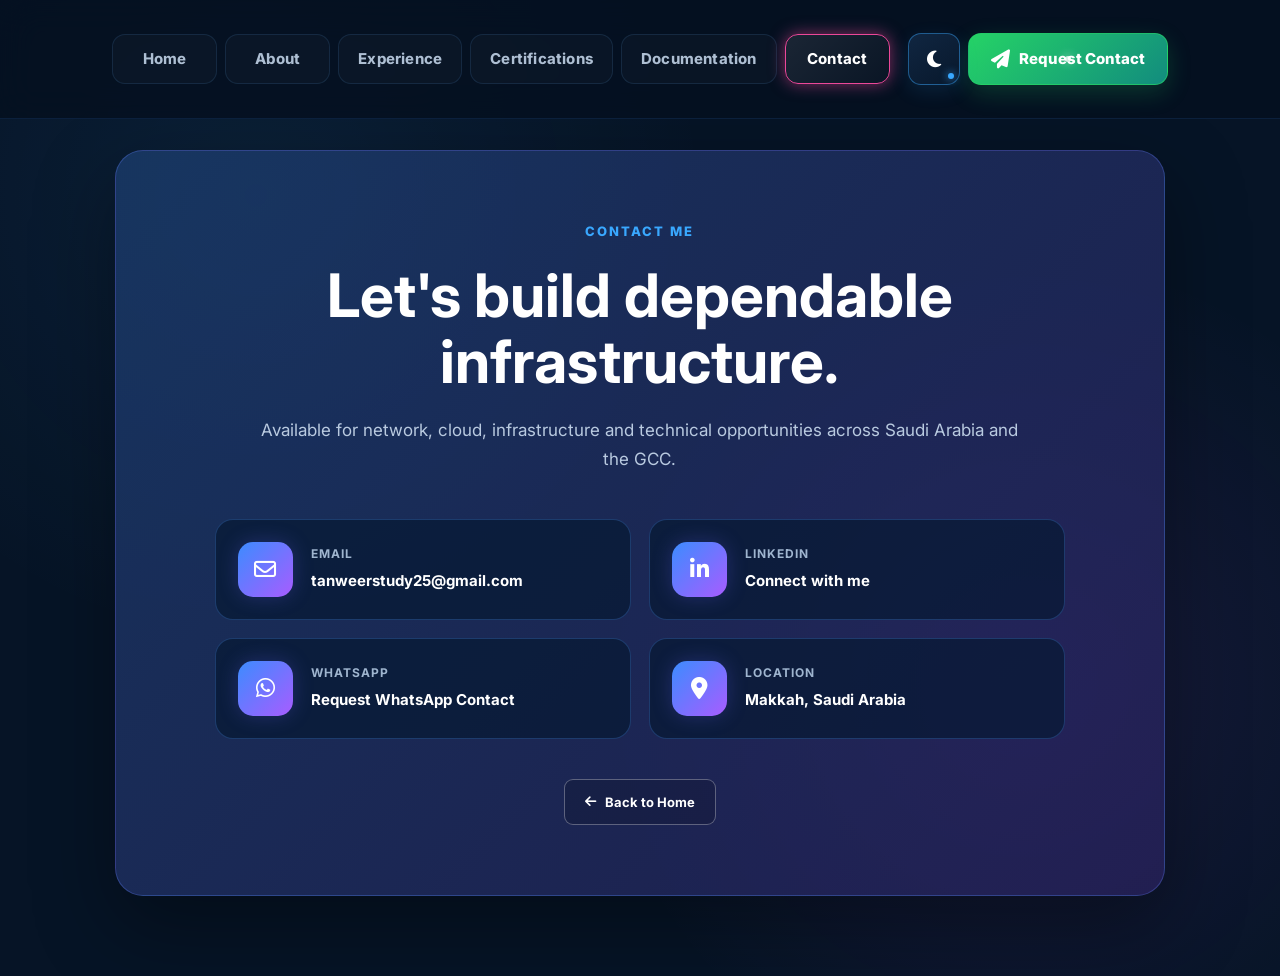
<file: contact.html>
<!DOCTYPE html>
<html lang="en">

<head>
    <meta charset="UTF-8">

    <meta name="viewport"
          content="width=device-width, initial-scale=1.0">

    <title>Contact | Tanweer Ansari</title>

    <link rel="stylesheet"
          href="https://cdnjs.cloudflare.com/ajax/libs/font-awesome/6.5.2/css/all.min.css">

    <link rel="preconnect"
          href="https://fonts.googleapis.com">

    <link rel="preconnect"
          href="https://fonts.gstatic.com"
          crossorigin>

    <link href="https://fonts.googleapis.com/css2?family=Inter:wght@400;500;600;700;800&display=swap"
          rel="stylesheet">

    <link rel="stylesheet"
          href="style.css">

</head>


<body>


<!-- ================= NAVIGATION ================= -->

<header class="navbar">

    <div class="nav-container">

        <a href="index.html"
           class="logo">

            TANWEER<span>.</span>

        </a>

<nav id="navMenu">

    <a href="index.html">
        Home
    </a>

    <a href="about.html">
        About
    </a>

 

    <a href="experience.html">
        Experience
    </a>

    <a href="certifications.html">
        Certifications
    </a>
<a href="documentation.html">
    Documentation
</a>
    <a href="contact.html" class="active">
        Contact
    </a>

</nav>
      


        <div class="nav-buttons">

            <button id="themeToggle"
                    class="icon-btn">

                <i class="fa-solid fa-moon"></i>

            </button>


           <a href="mailto:tanweerstudy25@gmail.com?subject=Request%20for%20WhatsApp%20Contact&body=Hello%20Tanweer%2C%0A%0AI%20visited%20your%20portfolio%20website%20and%20would%20like%20to%20contact%20you%20on%20WhatsApp.%0A%0AThank%20you."
   class="nav-contact whatsapp-nav">

    <i class="fa-solid fa-paper-plane"></i>

    <span>Request Contact</span>

</a>


            <button id="menuToggle"
                    class="menu-btn">

                <i class="fa-solid fa-bars"></i>

            </button>

        </div>

    </div>

</header>



<!-- ================= CONTACT PAGE ================= -->

<main class="contact-page">

    <div class="container">

        <div class="contact-box contact-page-box">


            <div class="section-label">

                CONTACT ME

            </div>


            <h1>

                Let's build dependable infrastructure.

            </h1>


            <p>

                Available for network, cloud,
                infrastructure and technical opportunities
                across Saudi Arabia and the GCC.

            </p>


            <div class="contact-page-grid">


                <!-- EMAIL -->

                <a href="mailto:tanweerstudy25@gmail.com"
                   class="contact-info-card">

                    <div class="contact-info-icon">

                        <i class="fa-regular fa-envelope"></i>

                    </div>

                    <div>

                        <span>Email</span>

                        <strong>
                            tanweerstudy25@gmail.com
                        </strong>

                    </div>

                </a>



                <!-- LINKEDIN -->

                <a href="https://www.linkedin.com/in/tanweeransari21"
                   target="_blank"
                   rel="noopener noreferrer"
                   class="contact-info-card">

                    <div class="contact-info-icon">

                        <i class="fa-brands fa-linkedin-in"></i>

                    </div>

                    <div>

                        <span>LinkedIn</span>

                        <strong>
                            Connect with me
                        </strong>

                    </div>

                </a>



               <!-- REQUEST WHATSAPP CONTACT -->

<a href="mailto:tanweerstudy25@gmail.com?subject=Request%20for%20WhatsApp%20Contact&body=Hello%20Tanweer%2C%0A%0AI%20visited%20your%20portfolio%20website%20and%20would%20like%20to%20contact%20you%20on%20WhatsApp.%0A%0AThank%20you."
   class="contact-info-card">

    <div class="contact-info-icon">

        <i class="fa-brands fa-whatsapp"></i>

    </div>

    <div>

        <span>WhatsApp</span>

        <strong>
            Request WhatsApp Contact
        </strong>

    </div>

</a>


                <!-- LOCATION -->

                <div class="contact-info-card">

                    <div class="contact-info-icon">

                        <i class="fa-solid fa-location-dot"></i>

                    </div>

                    <div>

                        <span>Location</span>

                        <strong>
                            Makkah, Saudi Arabia
                        </strong>

                    </div>

                </div>


            </div>


            <div class="contact-back">

                <a href="index.html"
                   class="btn btn-outline-light">

                    <i class="fa-solid fa-arrow-left"></i>

                    Back to Home

                </a>

            </div>


        </div>

    </div>

</main>



<script src="script.js"></script>

</body>

</html>
</file>
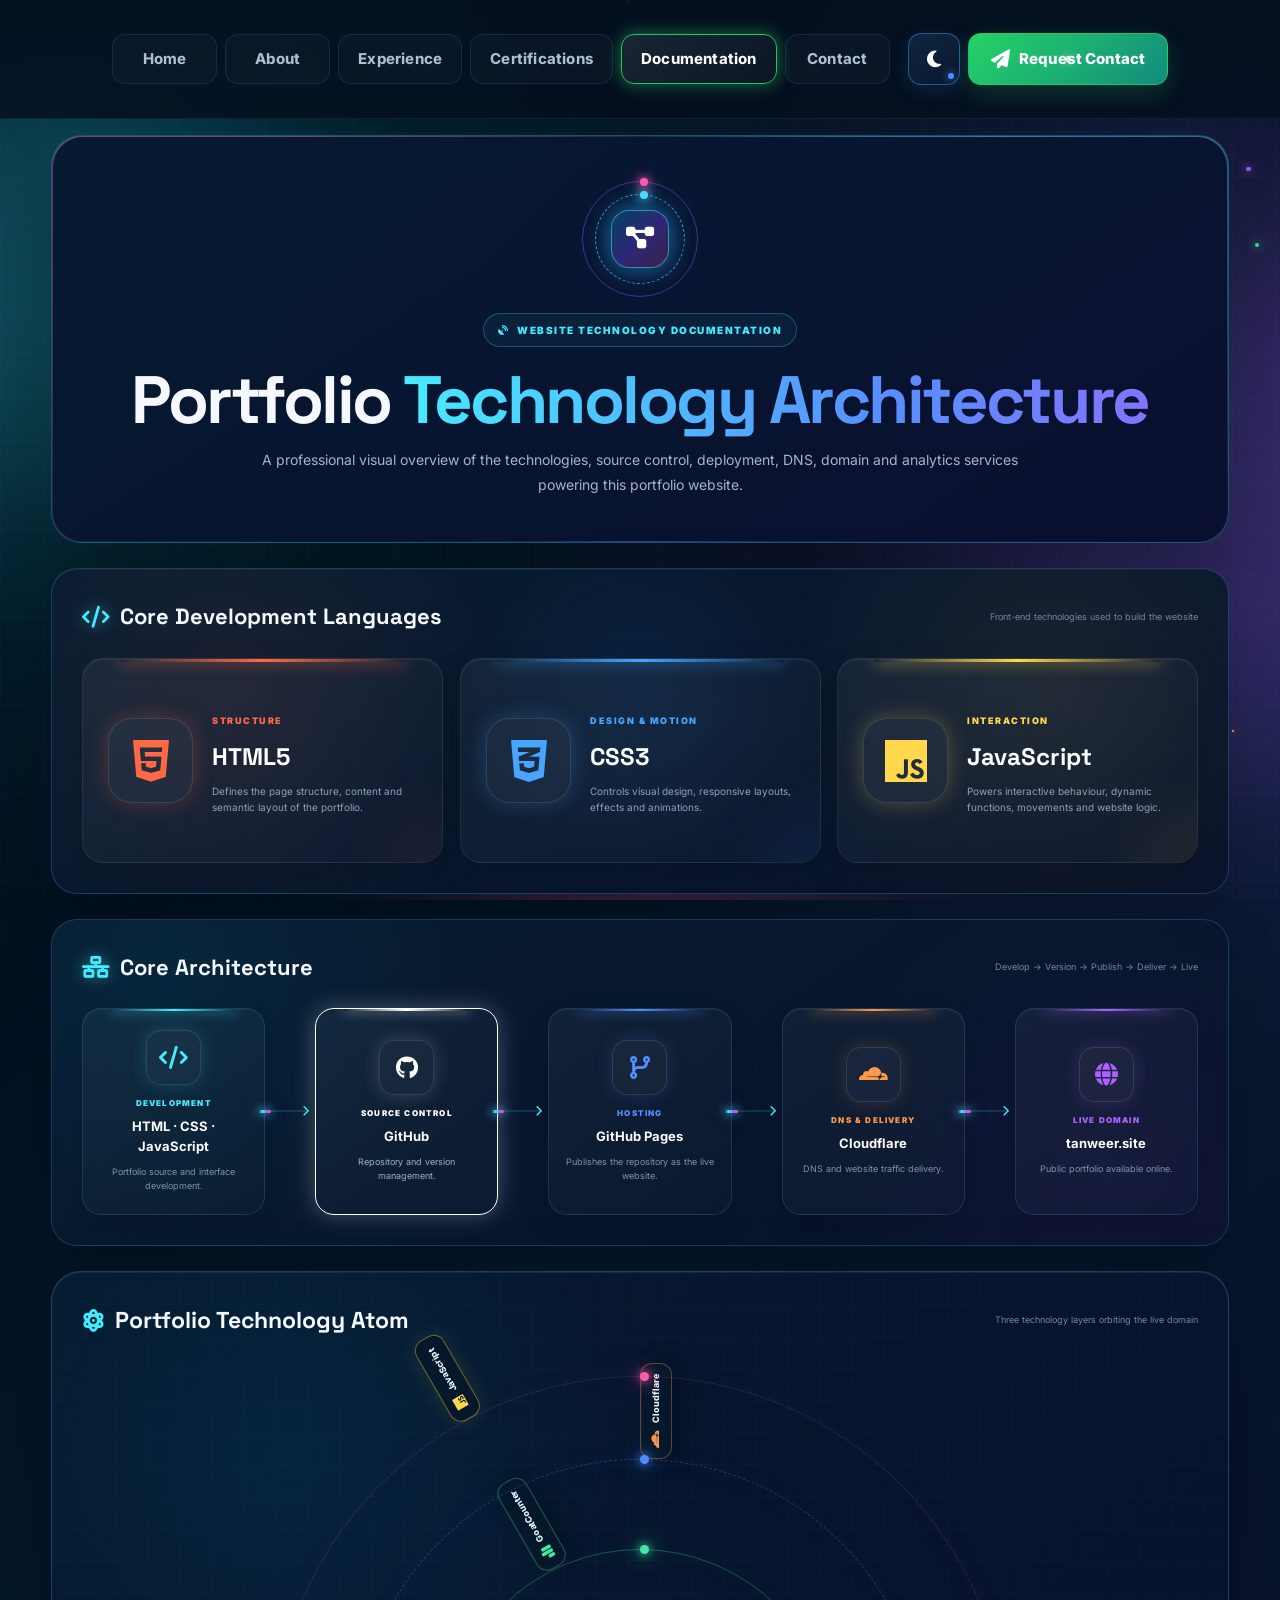
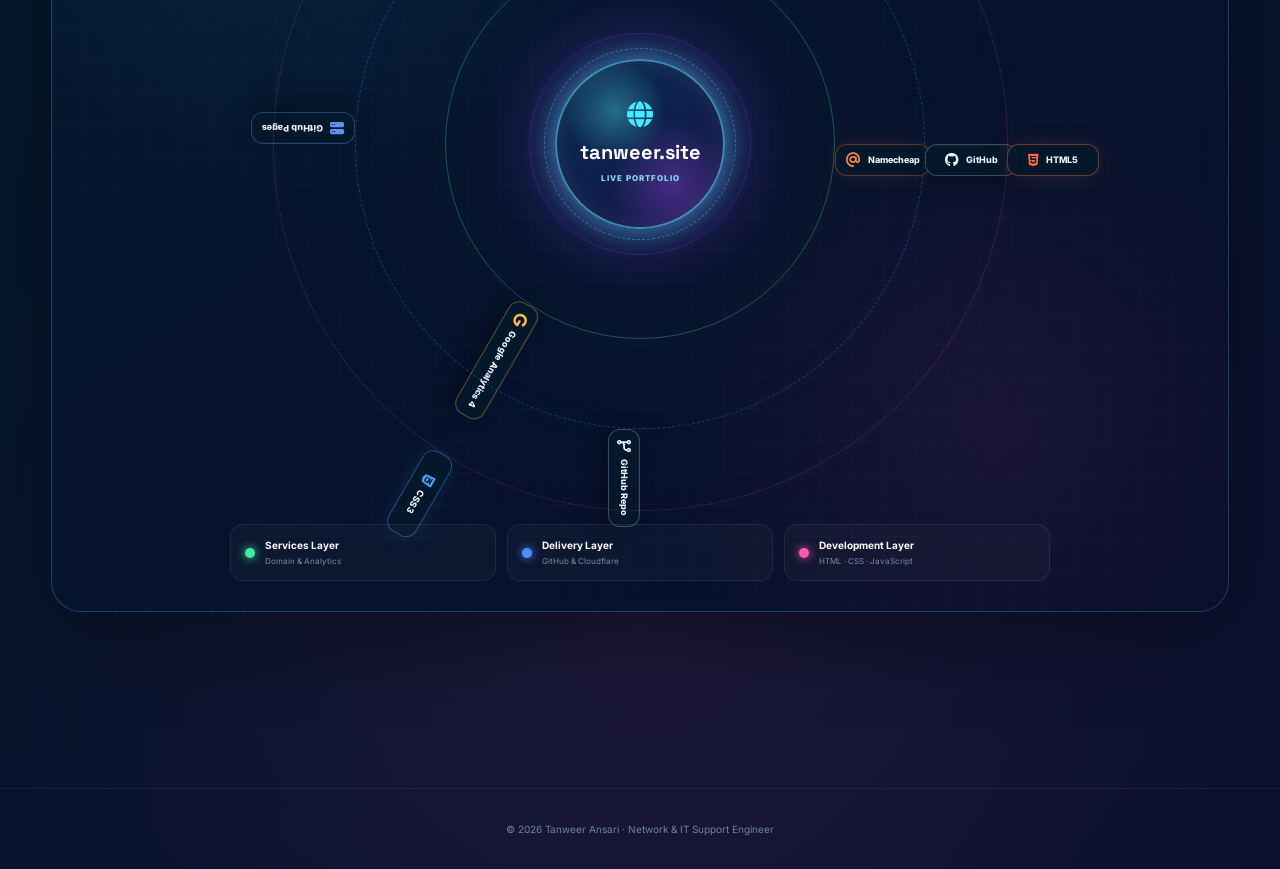
<file: documentation.html>
<!DOCTYPE html>
<html lang="en">

<head>

<meta charset="UTF-8">

<meta name="viewport"
      content="width=device-width, initial-scale=1.0">

<title>
    Website Documentation | Tanweer Ansari
</title>

<meta name="description"
      content="Animated technology architecture and portfolio documentation for Tanweer Ansari's professional website.">


<!-- =========================================================
     FONT AWESOME
========================================================= -->

<link rel="stylesheet"
      href="https://cdnjs.cloudflare.com/ajax/libs/font-awesome/6.5.2/css/all.min.css">


<!-- =========================================================
     GOOGLE FONTS
========================================================= -->

<link rel="preconnect"
      href="https://fonts.googleapis.com">

<link rel="preconnect"
      href="https://fonts.gstatic.com"
      crossorigin>

<link href="https://fonts.googleapis.com/css2?family=Inter:wght@400;500;600;700;800;900&family=Space+Grotesk:wght@600;700&display=swap"
      rel="stylesheet">


<!-- =========================================================
     MAIN WEBSITE CSS
========================================================= -->

<link rel="stylesheet"
      href="style.css">


<style>

/* =========================================================
   ROOT
========================================================= */

:root {

    --cyan: #43ebff;
    --blue: #4f8cff;
    --purple: #a45fff;
    --pink: #ff58ae;
    --orange: #ff9648;
    --green: #42eaa0;
    --yellow: #ffd84d;

    --text: #f5f9ff;
    --muted: #8fa6bb;

}


/* =========================================================
   GLOBAL
========================================================= */

* {

    box-sizing: border-box;

}


html {

    scroll-behavior: smooth;

}


body {

    margin: 0;

    min-height: 100vh;

    overflow-x: hidden;

    font-family:
        "Inter",
        Arial,
        sans-serif;

    color: var(--text);

    background:

        radial-gradient(
            circle at 12% 10%,
            rgba(0,220,255,.13),
            transparent 28%
        ),

        radial-gradient(
            circle at 90% 18%,
            rgba(160,80,255,.14),
            transparent 30%
        ),

        radial-gradient(
            circle at 50% 90%,
            rgba(255,80,175,.08),
            transparent 28%
        ),

        linear-gradient(
            145deg,
            #010912,
            #04172a 48%,
            #0c1030
        );

}


a {

    color: inherit;
    text-decoration: none;

}


/* =========================================================
   ANIMATED UNIVERSE
========================================================= */

.tech-universe {

    position: fixed;

    inset: 0;

    z-index: -10;

    overflow: hidden;

    pointer-events: none;

}


/* MOVING GRID */

.tech-universe::before {

    content: "";

    position: absolute;

    inset: 0;

    background:

        linear-gradient(
            rgba(255,255,255,.018) 1px,
            transparent 1px
        ),

        linear-gradient(
            90deg,
            rgba(255,255,255,.018) 1px,
            transparent 1px
        );

    background-size: 44px 44px;

    animation:
        universeGridMove
        20s
        linear
        infinite;

}


@keyframes universeGridMove {

    from {

        background-position:
            0 0;

    }

    to {

        background-position:
            44px 44px;

    }

}


/* =========================================================
   AURORA
========================================================= */

.aurora {

    position: absolute;

    border-radius: 50%;

    filter: blur(105px);

    opacity: .21;

    animation:
        auroraFloat
        13s
        ease-in-out
        infinite
        alternate;

}


.aurora-one {

    width: 470px;
    height: 470px;

    top: 5%;
    left: -200px;

    background: var(--cyan);

}


.aurora-two {

    width: 560px;
    height: 560px;

    top: 25%;
    right: -250px;

    background: var(--purple);

    animation-delay: -4s;

}


.aurora-three {

    width: 430px;
    height: 430px;

    bottom: -230px;
    left: 34%;

    background: var(--pink);

    animation-delay: -8s;

}


@keyframes auroraFloat {

    from {

        transform:
            translate3d(
                0,
                0,
                0
            )
            scale(1);

    }

    to {

        transform:
            translate3d(
                75px,
                -55px,
                0
            )
            scale(1.2);

    }

}


/* =========================================================
   PARTICLES
========================================================= */

#particles {

    position: absolute;

    inset: 0;

}


.tech-particle {

    position: absolute;

    width: var(--particle-size);

    height: var(--particle-size);

    left: var(--particle-left);

    top: var(--particle-top);

    border-radius: 50%;

    background: var(--particle-color);

    box-shadow:

        0 0 8px
        var(--particle-color),

        0 0 18px
        var(--particle-color);

    animation:

        particleMovement
        var(--particle-speed)
        ease-in-out
        infinite
        alternate;

    animation-delay:
        var(--particle-delay);

}


@keyframes particleMovement {

    0% {

        opacity: .15;

        transform:
            translate3d(
                0,
                0,
                0
            )
            scale(.7);

    }

    100% {

        opacity: .9;

        transform:
            translate3d(
                35px,
                -90px,
                0
            )
            scale(1.45);

    }

}


/* =========================================================
   CURSOR GLOW
========================================================= */

.cursor-glow {

    position: fixed;

    width: 340px;
    height: 340px;

    left: -500px;
    top: -500px;

    z-index: -3;

    border-radius: 50%;

    pointer-events: none;

    opacity: .16;

    filter: blur(45px);

    transform:
        translate(
            -50%,
            -50%
        );

    background:

        radial-gradient(
            circle,
            rgba(65,235,255,.75),
            rgba(130,85,255,.22) 48%,
            transparent 72%
        );

}


/* =========================================================
   PAGE CONTAINER
========================================================= */

.docs-page {

    width:
        min(
            1200px,
            92%
        );

    margin:
        135px auto 90px;

}


/* =========================================================
   REVEAL
========================================================= */

.reveal {

    opacity: 0;

    transform:
        translateY(30px)
        scale(.985);

    transition:

        opacity .85s ease,

        transform .85s
        cubic-bezier(
            .2,
            .8,
            .2,
            1
        );

}


.reveal.visible {

    opacity: 1;

    transform:
        translateY(0)
        scale(1);

}


/* =========================================================
   HERO
========================================================= */

.docs-hero {

    position: relative;

    isolation: isolate;

    overflow: hidden;

    min-height: 405px;

    padding:
        45px 30px;

    display: flex;

    flex-direction: column;

    align-items: center;

    justify-content: center;

    text-align: center;

    border-radius: 31px;

    border:
        1px solid
        rgba(70,220,255,.30);

    background:

        radial-gradient(
            circle at 13% 18%,
            rgba(0,225,255,.14),
            transparent 31%
        ),

        radial-gradient(
            circle at 87% 20%,
            rgba(170,80,255,.16),
            transparent 31%
        ),

        linear-gradient(
            145deg,
            rgba(4,27,50,.97),
            rgba(10,15,47,.98)
        );

    box-shadow:

        0 32px 80px
        rgba(0,0,0,.40),

        0 0 45px
        rgba(0,215,255,.06),

        inset 0 1px 0
        rgba(255,255,255,.07);

}


/* HERO ANIMATED BORDER */

.docs-hero::before {

    content: "";

    position: absolute;

    inset: -2px;

    z-index: -2;

    border-radius: inherit;

    background:

        conic-gradient(
            from 0deg,

            transparent 0deg,

            var(--cyan) 60deg,

            transparent 110deg,

            var(--purple) 180deg,

            transparent 235deg,

            var(--pink) 295deg,

            transparent 360deg
        );

    opacity: .42;

    animation:
        heroBorderRotation
        11s
        linear
        infinite;

}


.docs-hero::after {

    content: "";

    position: absolute;

    inset: 1px;

    z-index: -1;

    border-radius: 30px;

    background:

        linear-gradient(
            145deg,
            rgba(4,26,48,.99),
            rgba(10,15,47,.995)
        );

}


@keyframes heroBorderRotation {

    to {

        transform:
            rotate(360deg);

    }

}


/* =========================================================
   HERO MINI ATOM
========================================================= */

.hero-orbit {

    position: relative;

    width: 115px;
    height: 115px;

    margin-bottom: 17px;

    display: flex;

    align-items: center;

    justify-content: center;

}


.hero-core {

    position: relative;

    z-index: 5;

    width: 58px;
    height: 58px;

    display: flex;

    align-items: center;

    justify-content: center;

    border-radius: 18px;

    color: #ffffff;

    font-size: 25px;

    border:
        1px solid
        rgba(105,225,255,.48);

    background:

        linear-gradient(
            135deg,
            rgba(0,220,255,.22),
            rgba(115,75,255,.35),
            rgba(255,75,170,.22)
        );

    box-shadow:

        0 0 22px
        rgba(0,220,255,.48),

        0 0 48px
        rgba(115,75,255,.24);

    animation:
        heroCorePulse
        2.5s
        ease-in-out
        infinite;

}


@keyframes heroCorePulse {

    0%,
    100% {

        transform:
            scale(1)
            rotate(-3deg);

    }

    50% {

        transform:
            scale(1.1)
            rotate(3deg);

        filter:
            brightness(1.35);

    }

}


.hero-ring {

    position: absolute;

    border-radius: 50%;

}


.hero-ring-one {

    width: 90px;
    height: 90px;

    border:
        1px dashed
        rgba(70,230,255,.65);

    animation:
        heroOrbitForward
        6s
        linear
        infinite;

}


.hero-ring-two {

    width: 116px;
    height: 116px;

    border:
        1px solid
        rgba(170,85,255,.42);

    animation:
        heroOrbitReverse
        9s
        linear
        infinite;

}


.hero-ring-one::before,
.hero-ring-two::before {

    content: "";

    position: absolute;

    width: 8px;
    height: 8px;

    top: -4px;
    left: 50%;

    border-radius: 50%;

    background: var(--cyan);

    box-shadow:

        0 0 8px
        var(--cyan),

        0 0 18px
        var(--cyan);

}


.hero-ring-two::before {

    background: var(--pink);

    box-shadow:

        0 0 8px
        var(--pink),

        0 0 18px
        var(--pink);

}


@keyframes heroOrbitForward {

    to {

        transform:
            rotate(360deg);

    }

}


@keyframes heroOrbitReverse {

    to {

        transform:
            rotate(-360deg);

    }

}


/* =========================================================
   HERO TEXT
========================================================= */

.docs-label {

    display: inline-flex;

    align-items: center;

    gap: 8px;

    padding:
        8px 14px;

    border-radius: 999px;

    color: var(--cyan);

    font-size: 10px;

    font-weight: 900;

    letter-spacing: 1.5px;

    border:
        1px solid
        rgba(70,230,255,.26);

    background:
        rgba(70,230,255,.055);

}


.docs-label i {

    animation:
        labelGlow
        1.7s
        ease-in-out
        infinite;

}


@keyframes labelGlow {

    50% {

        filter:

            brightness(1.8)

            drop-shadow(
                0 0 8px
                var(--cyan)
            );

    }

}


.docs-hero h1 {

    margin:
        19px 0 12px;

    font-family:
        "Space Grotesk",
        sans-serif;

    font-size:
        clamp(
            43px,
            5.4vw,
            67px
        );

    line-height: 1.03;

    letter-spacing: -2.5px;

}


.docs-gradient {

    background:

        linear-gradient(
            90deg,
            #47ebff,
            #568fff,
            #a65fff,
            #ff59af,
            #ffb14d,
            #47ebff
        );

    background-size:
        320% auto;

    -webkit-background-clip: text;

    background-clip: text;

    color: transparent;

    animation:
        titleGradientMovement
        6s
        linear
        infinite;

}


@keyframes titleGradientMovement {

    from {

        background-position:
            0%
            center;

    }

    to {

        background-position:
            320%
            center;

    }

}


.docs-hero > p {

    max-width: 800px;

    margin:
        0 auto;

    color: #a2b6c8;

    font-size: 14px;

    line-height: 1.8;

}


/* =========================================================
   LANGUAGE HIGHLIGHT SECTION
========================================================= */

.language-section {

    position: relative;

    overflow: hidden;

    margin-top: 25px;

    padding:
        30px;

    border-radius: 26px;

    border:
        1px solid
        rgba(82,190,255,.22);

    background:

        radial-gradient(
            circle at 15% 40%,
            rgba(255,95,65,.08),
            transparent 27%
        ),

        radial-gradient(
            circle at 50% 40%,
            rgba(55,160,255,.08),
            transparent 27%
        ),

        radial-gradient(
            circle at 85% 40%,
            rgba(255,215,70,.07),
            transparent 27%
        ),

        linear-gradient(
            145deg,
            rgba(7,29,50,.96),
            rgba(8,18,42,.97)
        );

    box-shadow:

        0 22px 55px
        rgba(0,0,0,.22),

        inset 0 1px 0
        rgba(255,255,255,.05);

}


/* SCANNING LIGHT */

.language-section::after {

    content: "";

    position: absolute;

    top: 0;

    left: -35%;

    width: 25%;

    height: 100%;

    pointer-events: none;

    background:

        linear-gradient(
            90deg,
            transparent,
            rgba(255,255,255,.03),
            rgba(70,230,255,.08),
            rgba(160,80,255,.07),
            transparent
        );

    transform:
        skewX(-20deg);

    animation:
        sectionScanner
        7s
        linear
        infinite;

}


@keyframes sectionScanner {

    from {

        left: -35%;

    }

    to {

        left: 130%;

    }

}


.section-header {

    position: relative;

    z-index: 3;

    display: flex;

    align-items: center;

    justify-content: space-between;

    gap: 15px;

    margin-bottom: 23px;

}


.section-header h2 {

    margin: 0;

    display: flex;

    align-items: center;

    gap: 10px;

    font-family:
        "Space Grotesk",
        sans-serif;

    font-size: 22px;

}


.section-header h2 i {

    color: var(--cyan);

    filter:

        drop-shadow(
            0 0 7px
            rgba(70,235,255,.50)
        );

}


.section-header p {

    margin: 0;

    color: #71899e;

    font-size: 9px;

}


/* =========================================================
   LANGUAGE CARDS
========================================================= */

.language-grid {

    position: relative;

    z-index: 3;

    display: grid;

    grid-template-columns:
        repeat(
            3,
            1fr
        );

    gap: 17px;

}


.language-card {

    --language-color:
        var(--cyan);

    position: relative;

    overflow: hidden;

    min-height: 205px;

    padding:
        25px;

    display: flex;

    align-items: center;

    gap: 19px;

    border-radius: 21px;

    border:
        1px solid
        rgba(255,255,255,.08);

    background:

        linear-gradient(
            145deg,
            rgba(255,255,255,.05),
            rgba(255,255,255,.012)
        );

    box-shadow:

        inset 0 1px 0
        rgba(255,255,255,.06),

        0 15px 35px
        rgba(0,0,0,.16);

    transition:

        transform .35s ease,

        border-color .35s ease,

        box-shadow .35s ease;

}


.language-card::before {

    content: "";

    position: absolute;

    left: 10%;
    right: 10%;
    top: 0;

    height: 3px;

    background:

        linear-gradient(
            90deg,
            transparent,
            var(--language-color),
            transparent
        );

    box-shadow:

        0 0 15px
        var(--language-color);

}


.language-card::after {

    content: "";

    position: absolute;

    width: 180px;
    height: 180px;

    right: -110px;
    bottom: -120px;

    border-radius: 50%;

    background:
        var(--language-color);

    opacity: .07;

    filter: blur(30px);

}


.language-card:hover {

    transform:
        translateY(-9px)
        scale(1.018);

    border-color:
        var(--language-color);

    box-shadow:

        0 22px 42px
        rgba(0,0,0,.28),

        0 0 28px
        color-mix(
            in srgb,
            var(--language-color) 20%,
            transparent
        );

}


.html-card {

    --language-color:
        #ff6a45;

}


.css-card {

    --language-color:
        #47a5ff;

}


.js-card {

    --language-color:
        #ffd84c;

}


.language-logo {

    position: relative;

    z-index: 2;

    width: 85px;
    height: 85px;

    flex:
        0 0 85px;

    display: flex;

    align-items: center;

    justify-content: center;

    border-radius: 24px;

    color:
        var(--language-color);

    font-size: 48px;

    border:
        1px solid
        rgba(255,255,255,.11);

    background:
        rgba(255,255,255,.04);

    box-shadow:

        0 0 22px
        color-mix(
            in srgb,
            var(--language-color) 25%,
            transparent
        );

    animation:
        languageLogoFloat
        3s
        ease-in-out
        infinite;

}


.css-card
.language-logo {

    animation-delay: -.9s;

}


.js-card
.language-logo {

    animation-delay: -1.8s;

}


@keyframes languageLogoFloat {

    50% {

        transform:
            translateY(-7px)
            rotateY(12deg);

        filter:
            brightness(1.25);

    }

}


.language-content {

    position: relative;

    z-index: 2;

}


.language-content small {

    color:
        var(--language-color);

    font-size: 9px;

    font-weight: 900;

    letter-spacing: 1.5px;

}


.language-content h3 {

    margin:
        6px 0 7px;

    color: #ffffff;

    font-family:
        "Space Grotesk",
        sans-serif;

    font-size: 24px;

}


.language-content p {

    margin: 0;

    color: #8ca3b8;

    font-size: 10px;

    line-height: 1.6;

}


/* =========================================================
   CORE ARCHITECTURE
========================================================= */

.architecture-section {

    position: relative;

    overflow: hidden;

    margin-top: 25px;

    padding:
        30px;

    border-radius: 26px;

    border:
        1px solid
        rgba(82,190,255,.21);

    background:

        radial-gradient(
            circle at 10% 20%,
            rgba(0,220,255,.06),
            transparent 26%
        ),

        radial-gradient(
            circle at 90% 80%,
            rgba(165,80,255,.06),
            transparent 28%
        ),

        linear-gradient(
            145deg,
            rgba(7,29,50,.96),
            rgba(8,18,42,.97)
        );

    box-shadow:

        0 22px 55px
        rgba(0,0,0,.20);

}


.architecture-section::after {

    content: "";

    position: absolute;

    top: 0;

    left: -35%;

    width: 28%;

    height: 100%;

    background:

        linear-gradient(
            90deg,
            transparent,
            rgba(70,230,255,.03),
            rgba(70,230,255,.08),
            rgba(165,80,255,.07),
            transparent
        );

    transform:
        skewX(-18deg);

    animation:
        sectionScanner
        7.5s
        linear
        infinite;

}


/* =========================================================
   ARCHITECTURE FLOW
========================================================= */

.architecture-flow {

    position: relative;

    z-index: 3;

    display: grid;

    grid-template-columns:

        minmax(150px,1fr)

        38px

        minmax(145px,1fr)

        38px

        minmax(145px,1fr)

        38px

        minmax(145px,1fr)

        38px

        minmax(150px,1fr);

    gap: 6px;

    align-items: stretch;

}


.flow-card {

    --accent:
        var(--cyan);

    position: relative;

    overflow: hidden;

    min-height: 180px;

    padding:
        21px 14px;

    display: flex;

    flex-direction: column;

    align-items: center;

    justify-content: center;

    text-align: center;

    border-radius: 19px;

    border:
        1px solid
        rgba(85,185,255,.17);

    background:

        linear-gradient(
            145deg,
            rgba(255,255,255,.045),
            rgba(255,255,255,.015)
        );

    box-shadow:

        inset 0 1px 0
        rgba(255,255,255,.05),

        0 12px 25px
        rgba(0,0,0,.14);

    transition:

        transform .35s ease,

        border-color .35s ease,

        box-shadow .35s ease,

        filter .35s ease;

}


.flow-card::before {

    content: "";

    position: absolute;

    left: 15%;
    right: 15%;
    top: 0;

    height: 2px;

    background:

        linear-gradient(
            90deg,
            transparent,
            var(--accent),
            transparent
        );

    box-shadow:

        0 0 12px
        var(--accent);

}


.flow-card::after {

    content: "";

    position: absolute;

    left: -80%;
    top: -40%;

    width: 38%;
    height: 180%;

    background:

        linear-gradient(
            90deg,
            transparent,
            rgba(255,255,255,.11),
            transparent
        );

    transform:
        rotate(20deg);

    transition:
        left .7s ease;

}


.flow-card:hover::after {

    left: 145%;

}


.flow-card:hover {

    transform:
        translateY(-9px)
        scale(1.025);

    border-color:
        var(--accent);

    box-shadow:

        0 22px 40px
        rgba(0,0,0,.30),

        0 0 25px
        color-mix(
            in srgb,
            var(--accent) 18%,
            transparent
        );

}


.flow-card.flow-active {

    border-color:
        var(--accent);

    filter:
        brightness(1.2);

    box-shadow:

        0 0 22px
        color-mix(
            in srgb,
            var(--accent) 25%,
            transparent
        );

}


.development-card {

    --accent: #46ebff;

}


.github-card {

    --accent: #edf2f7;

}


.pages-card {

    --accent: #538dff;

}


.cloudflare-card {

    --accent: #ff9848;

}


.domain-card {

    --accent: #ad62ff;

}


.flow-icon {

    width: 55px;
    height: 55px;

    margin-bottom: 12px;

    display: flex;

    align-items: center;

    justify-content: center;

    border-radius: 15px;

    color: var(--accent);

    font-size: 23px;

    border:
        1px solid
        rgba(255,255,255,.11);

    background:
        rgba(255,255,255,.035);

    box-shadow:

        0 0 18px
        color-mix(
            in srgb,
            var(--accent) 18%,
            transparent
        );

    animation:
        flowIconFloat
        3s
        ease-in-out
        infinite;

}


@keyframes flowIconFloat {

    50% {

        transform:
            translateY(-5px)
            rotateY(10deg);

    }

}


.flow-card small {

    color: var(--accent);

    font-size: 8px;

    font-weight: 900;

    letter-spacing: 1.2px;

}


.flow-card strong {

    display: block;

    margin-top: 6px;

    color: #ffffff;

    font-size: 13px;

}


.flow-card p {

    margin:
        8px 0 0;

    color: #7d94a9;

    font-size: 9px;

    line-height: 1.55;

}


/* =========================================================
   DATA CONNECTORS
========================================================= */

.flow-arrow {

    position: relative;

    display: flex;

    align-items: center;

    justify-content: center;

}


.flow-arrow::before {

    content: "";

    position: absolute;

    width: 100%;
    height: 2px;

    background:
        rgba(70,220,255,.15);

}


.flow-arrow::after {

    content: "";

    position: absolute;

    left: -35%;

    width: 35%;
    height: 3px;

    border-radius: 999px;

    background:

        linear-gradient(
            90deg,
            transparent,
            var(--cyan),
            var(--purple),
            var(--pink)
        );

    box-shadow:

        0 0 8px
        var(--cyan),

        0 0 16px
        rgba(120,90,255,.65);

    animation:
        dataPacketMove
        1.2s
        linear
        infinite;

}


.flow-arrow i {

    position: relative;

    z-index: 2;

    margin-left: auto;

    color: var(--cyan);

    font-size: 11px;

}


@keyframes dataPacketMove {

    from {

        left: -35%;

    }

    to {

        left: 100%;

    }

}


/* =========================================================
   ATOM SECTION
========================================================= */

.atom-section {

    position: relative;

    overflow: hidden;

    margin-top: 25px;

    min-height: 900px;

    padding:
        30px;

    border-radius: 30px;

    border:
        1px solid
        rgba(90,200,255,.24);

    background:

        radial-gradient(
            circle at center,
            rgba(80,75,255,.13),
            transparent 24%
        ),

        radial-gradient(
            circle at 20% 20%,
            rgba(0,220,255,.07),
            transparent 28%
        ),

        radial-gradient(
            circle at 80% 80%,
            rgba(255,70,170,.07),
            transparent 28%
        ),

        linear-gradient(
            145deg,
            rgba(5,26,48,.97),
            rgba(8,15,42,.98)
        );

    box-shadow:

        0 32px 80px
        rgba(0,0,0,.30),

        inset 0 1px 0
        rgba(255,255,255,.06);

}


.atom-section::before {

    content: "";

    position: absolute;

    inset: 0;

    background:

        linear-gradient(
            rgba(255,255,255,.015) 1px,
            transparent 1px
        ),

        linear-gradient(
            90deg,
            rgba(255,255,255,.015) 1px,
            transparent 1px
        );

    background-size:
        32px 32px;

    pointer-events: none;

}


/* =========================================================
   ATOM HEADER
========================================================= */

.atom-header {

    position: relative;

    z-index: 10;

    display: flex;

    justify-content: space-between;

    align-items: center;

    gap: 20px;

    margin-bottom: 25px;

}


.atom-header h2 {

    margin: 0;

    display: flex;

    align-items: center;

    gap: 10px;

    font-family:
        "Space Grotesk",
        sans-serif;

    font-size: 23px;

}


.atom-header h2 i {

    color: var(--cyan);

    animation:
        atomIconPulse
        2s
        ease-in-out
        infinite;

}


@keyframes atomIconPulse {

    50% {

        transform:
            rotate(20deg)
            scale(1.18);

        filter:

            drop-shadow(
                0 0 9px
                var(--cyan)
            );

    }

}


.atom-header p {

    margin: 0;

    color: #71899e;

    font-size: 9px;

}


/* =========================================================
   ATOM STAGE
========================================================= */

.atom-stage {

    position: relative;

    width:
        min(
            900px,
            100%
        );

    height: 760px;

    margin:
        0 auto;

    display: flex;

    align-items: center;

    justify-content: center;

    perspective: 1200px;

}


/* =========================================================
   NUCLEUS
========================================================= */

.atom-nucleus {

    position: absolute;

    left: 50%;
    top: 50%;

    transform:
        translate(
            -50%,
            -50%
        );

    z-index: 20;

    width: 170px;
    height: 170px;

    display: flex;

    flex-direction: column;

    align-items: center;

    justify-content: center;

    border-radius: 50%;

    text-align: center;

    border:
        2px solid
        rgba(100,230,255,.55);

    background:

        radial-gradient(
            circle at 35% 30%,
            rgba(80,235,255,.36),
            transparent 32%
        ),

        radial-gradient(
            circle at 70% 75%,
            rgba(180,80,255,.32),
            transparent 38%
        ),

        linear-gradient(
            145deg,
            #092d50,
            #141347
        );

    box-shadow:

        0 0 30px
        rgba(70,230,255,.55),

        0 0 70px
        rgba(100,90,255,.30),

        0 0 110px
        rgba(255,75,180,.14),

        inset 0 0 24px
        rgba(255,255,255,.08);

    animation:
        nucleusPulse
        2.4s
        ease-in-out
        infinite;

}


.atom-nucleus::before {

    content: "";

    position: absolute;

    inset: -13px;

    border-radius: 50%;

    border:
        1px dashed
        rgba(70,230,255,.38);

    animation:
        nucleusHaloRotation
        8s
        linear
        infinite;

}


.atom-nucleus::after {

    content: "";

    position: absolute;

    inset: -28px;

    border-radius: 50%;

    border:
        1px solid
        rgba(170,80,255,.18);

    animation:
        nucleusHaloRotationReverse
        11s
        linear
        infinite;

}


.atom-nucleus i {

    margin-bottom: 8px;

    color: var(--cyan);

    font-size: 26px;

}


.atom-nucleus strong {

    font-family:
        "Space Grotesk",
        sans-serif;

    font-size: 20px;

    color: #ffffff;

}


.atom-nucleus span {

    margin-top: 4px;

    color: #8ddff2;

    font-size: 8px;

    font-weight: 800;

    letter-spacing: 1px;

}


@keyframes nucleusPulse {

    0%,
    100% {

        transform:
            translate(
                -50%,
                -50%
            )
            scale(1);

    }

    50% {

        transform:
            translate(
                -50%,
                -50%
            )
            scale(1.06);

        filter:
            brightness(1.22);

    }

}


@keyframes nucleusHaloRotation {

    to {

        transform:
            rotate(360deg);

    }

}


@keyframes nucleusHaloRotationReverse {

    to {

        transform:
            rotate(-360deg);

    }

}


/* =========================================================
   GENERIC ORBIT
========================================================= */

.atom-orbit {

    position: absolute;

    left: 50%;
    top: 50%;

    border-radius: 50%;

    transform-origin: center center;

}


/* =========================================================
   INNER ORBIT
   Namecheap / GA4 / GoatCounter
========================================================= */

.atom-orbit-inner {

    width: 390px;
    height: 390px;

    margin-left: -195px;
    margin-top: -195px;

    border:
        1px solid
        rgba(75,235,170,.30);

    box-shadow:

        inset 0 0 30px
        rgba(70,235,160,.025),

        0 0 20px
        rgba(70,235,160,.035);

    animation:
        orbitInnerRotation
        15s
        linear
        infinite;

}


@keyframes orbitInnerRotation {

    to {

        transform:
            rotate(360deg);

    }

}


/* =========================================================
   MIDDLE ORBIT
   GitHub / GitHub Repo / GitHub Pages / Cloudflare
========================================================= */

.atom-orbit-middle {

    width: 570px;
    height: 570px;

    margin-left: -285px;
    margin-top: -285px;

    border:
        1px dashed
        rgba(85,145,255,.32);

    box-shadow:

        inset 0 0 35px
        rgba(85,145,255,.025),

        0 0 22px
        rgba(85,145,255,.035);

    animation:
        orbitMiddleRotation
        21s
        linear
        infinite;

}


@keyframes orbitMiddleRotation {

    to {

        transform:
            rotate(-360deg);

    }

}


/* =========================================================
   OUTER ORBIT
   HTML / CSS / JS
========================================================= */

.atom-orbit-outer {

    width: 735px;
    height: 735px;

    margin-left: -367.5px;
    margin-top: -367.5px;

    border:
        1px dotted
        rgba(255,110,190,.30);

    box-shadow:

        inset 0 0 40px
        rgba(255,80,175,.02),

        0 0 28px
        rgba(255,80,175,.03);

    animation:
        orbitOuterRotation
        11s
        linear
        infinite;

}


@keyframes orbitOuterRotation {

    to {

        transform:
            rotate(360deg);

    }

}


/* =========================================================
   ORBIT NODE HOLDERS
========================================================= */

.orbit-node {

    position: absolute;

    left: 50%;
    top: 50%;

    width: 1px;
    height: 1px;

    transform:

        rotate(
            var(--angle)
        )

        translateX(
            var(--radius)
        );

    transform-origin:
        0 0;

}


/* =========================================================
   ORBIT CHIPS
========================================================= */

.orbit-chip {

    position: absolute;

    left: 0;
    top: 0;

    min-width: 92px;

    padding:
        8px 10px;

    display: flex;

    align-items: center;

    justify-content: center;

    gap: 7px;

    border-radius: 12px;

    white-space: nowrap;

    font-size: 9px;

    font-weight: 800;

    color: #e8f5ff;

    border:
        1px solid
        rgba(255,255,255,.12);

    background:
        rgba(6,24,43,.94);

    box-shadow:

        0 9px 22px
        rgba(0,0,0,.28),

        inset 0 1px 0
        rgba(255,255,255,.05);

}


/* INNER CHIP COUNTER ROTATION */

.atom-orbit-inner
.orbit-chip {

    animation:
        chipCounterInner
        15s
        linear
        infinite;

}


@keyframes chipCounterInner {

    from {

        transform:
            translate(
                -50%,
                -50%
            )
            rotate(
                calc(
                    -1 *
                    var(--angle)
                )
            );

    }

    to {

        transform:
            translate(
                -50%,
                -50%
            )
            rotate(
                calc(
                    -360deg -
                    var(--angle)
                )
            );

    }

}


/* MIDDLE CHIP COUNTER ROTATION */

.atom-orbit-middle
.orbit-chip {

    animation:
        chipCounterMiddle
        21s
        linear
        infinite;

}


@keyframes chipCounterMiddle {

    from {

        transform:
            translate(
                -50%,
                -50%
            )
            rotate(
                calc(
                    -1 *
                    var(--angle)
                )
            );

    }

    to {

        transform:
            translate(
                -50%,
                -50%
            )
            rotate(
                calc(
                    360deg -
                    var(--angle)
                )
            );

    }

}


/* OUTER CHIP COUNTER ROTATION */

.atom-orbit-outer
.orbit-chip {

    animation:
        chipCounterOuter
        11s
        linear
        infinite;

}


@keyframes chipCounterOuter {

    from {

        transform:
            translate(
                -50%,
                -50%
            )
            rotate(
                calc(
                    -1 *
                    var(--angle)
                )
            );

    }

    to {

        transform:
            translate(
                -50%,
                -50%
            )
            rotate(
                calc(
                    -360deg -
                    var(--angle)
                )
            );

    }

}


/* =========================================================
   CHIP ICON COLORS
========================================================= */

.orbit-chip i {

    font-size: 14px;

}


.chip-namecheap {

    border-color:
        rgba(255,125,60,.35);

    box-shadow:

        0 0 18px
        rgba(255,125,60,.10);

}


.chip-namecheap i {

    color: #ff8748;

}


.chip-ga {

    border-color:
        rgba(255,185,70,.34);

}


.chip-ga i {

    color: #ffba4f;

}


.chip-goat {

    border-color:
        rgba(65,235,160,.34);

}


.chip-goat i {

    color: var(--green);

}


.chip-github {

    border-color:
        rgba(235,240,248,.24);

}


.chip-github i {

    color: #f1f4f8;

}


.chip-pages {

    border-color:
        rgba(80,145,255,.36);

}


.chip-pages i {

    color: #5b96ff;

}


.chip-cloudflare {

    border-color:
        rgba(255,145,65,.36);

}


.chip-cloudflare i {

    color: var(--orange);

}


.chip-html {

    border-color:
        rgba(255,105,70,.42);

    box-shadow:

        0 0 22px
        rgba(255,105,70,.12);

}


.chip-html i {

    color: #ff6b47;

}


.chip-css {

    border-color:
        rgba(70,165,255,.42);

    box-shadow:

        0 0 22px
        rgba(70,165,255,.12);

}


.chip-css i {

    color: #49a5ff;

}


.chip-js {

    border-color:
        rgba(255,215,70,.42);

    box-shadow:

        0 0 22px
        rgba(255,215,70,.12);

}


.chip-js i {

    color: #ffd84d;

}


/* =========================================================
   ELECTRON DOTS
========================================================= */

.atom-orbit::after {

    content: "";

    position: absolute;

    left: 50%;
    top: -5px;

    width: 9px;
    height: 9px;

    border-radius: 50%;

    background: var(--cyan);

    box-shadow:

        0 0 10px
        var(--cyan),

        0 0 22px
        var(--cyan);

}


.atom-orbit-inner::after {

    background: var(--green);

    box-shadow:

        0 0 10px
        var(--green),

        0 0 22px
        var(--green);

}


.atom-orbit-middle::after {

    background: var(--blue);

    box-shadow:

        0 0 10px
        var(--blue),

        0 0 22px
        var(--blue);

}


.atom-orbit-outer::after {

    background: var(--pink);

    box-shadow:

        0 0 10px
        var(--pink),

        0 0 22px
        var(--pink);

}


/* =========================================================
   ATOM LEGEND
========================================================= */

.atom-legend {

    position: relative;

    z-index: 10;

    margin:
        0 auto;

    max-width: 820px;

    display: grid;

    grid-template-columns:
        repeat(
            3,
            1fr
        );

    gap: 11px;

}


.legend-item {

    padding:
        12px 14px;

    display: flex;

    align-items: center;

    gap: 10px;

    border-radius: 13px;

    border:
        1px solid
        rgba(255,255,255,.07);

    background:
        rgba(255,255,255,.025);

}


.legend-dot {

    width: 10px;
    height: 10px;

    flex:
        0 0 10px;

    border-radius: 50%;

}


.legend-inner {

    background: var(--green);

    box-shadow:

        0 0 10px
        var(--green);

}


.legend-middle {

    background: var(--blue);

    box-shadow:

        0 0 10px
        var(--blue);

}


.legend-outer {

    background: var(--pink);

    box-shadow:

        0 0 10px
        var(--pink);

}


.legend-item strong {

    display: block;

    color: #ffffff;

    font-size: 10px;

}


.legend-item span {

    display: block;

    margin-top: 2px;

    color: #788fa4;

    font-size: 8px;

}


/* =========================================================
   SUMMARY
========================================================= */

.docs-summary {

    position: relative;

    overflow: hidden;

    margin-top: 25px;

    padding:
        20px 22px;

    display: flex;

    align-items: center;

    justify-content: center;

    gap: 12px;

    text-align: center;

    border-radius: 18px;

    border:
        1px solid
        rgba(85,195,255,.20);

    background:

        linear-gradient(
            90deg,
            rgba(35,145,190,.11),
            rgba(100,55,170,.13),
            rgba(160,45,120,.07)
        );

}


.docs-summary::before {

    content: "";

    position: absolute;

    top: 0;
    left: -40%;

    width: 25%;
    height: 100%;

    background:

        linear-gradient(
            90deg,
            transparent,
            rgba(255,255,255,.12),
            transparent
        );

    transform:
        skewX(-20deg);

    animation:
        summaryScanner
        6s
        linear
        infinite;

}


@keyframes summaryScanner {

    to {

        left: 130%;

    }

}


.docs-summary i {

    position: relative;

    z-index: 2;

    color: var(--cyan);

    font-size: 19px;

    animation:
        summaryIconMovement
        2.5s
        ease-in-out
        infinite;

}


@keyframes summaryIconMovement {

    50% {

        transform:
            rotate(12deg)
            scale(1.15);

        filter:

            drop-shadow(
                0 0 8px
                var(--cyan)
            );

    }

}


.docs-summary p {

    position: relative;

    z-index: 2;

    margin: 0;

    color: #9fb3c5;

    font-size: 10px;

}


.docs-summary strong {

    color: #ffffff;

}


/* =========================================================
   FOOTER
========================================================= */

.docs-footer {

    padding:
        32px 20px;

    text-align: center;

    color: #70869a;

    font-size: 10px;

    border-top:
        1px solid
        rgba(255,255,255,.06);

}


/* =========================================================
   LIGHT THEME
========================================================= */

body.theme-light {

    color: #14283b;

    background:

        radial-gradient(
            circle at 10% 12%,
            rgba(45,180,255,.10),
            transparent 28%
        ),

        radial-gradient(
            circle at 90% 18%,
            rgba(145,80,255,.08),
            transparent 30%
        ),

        linear-gradient(
            145deg,
            #f2f8ff,
            #ffffff
        );

}


body.theme-light
.tech-universe::before {

    background:

        linear-gradient(
            rgba(35,90,140,.035) 1px,
            transparent 1px
        ),

        linear-gradient(
            90deg,
            rgba(35,90,140,.035) 1px,
            transparent 1px
        );

}


body.theme-light
.docs-hero::after {

    background:

        linear-gradient(
            145deg,
            rgba(255,255,255,.99),
            rgba(241,248,255,.99)
        );

}


body.theme-light
.language-section,

body.theme-light
.architecture-section,

body.theme-light
.atom-section {

    background:

        linear-gradient(
            145deg,
            rgba(255,255,255,.98),
            rgba(241,248,255,.98)
        );

    border-color:
        rgba(45,145,215,.22);

    box-shadow:

        0 18px 45px
        rgba(45,90,135,.10);

}


body.theme-light
.docs-hero h1,

body.theme-light
.section-header h2,

body.theme-light
.atom-header h2,

body.theme-light
.language-content h3,

body.theme-light
.flow-card strong,

body.theme-light
.legend-item strong,

body.theme-light
.docs-summary strong {

    color: #173047;

}


body.theme-light
.docs-hero > p,

body.theme-light
.section-header p,

body.theme-light
.atom-header p,

body.theme-light
.language-content p,

body.theme-light
.flow-card p,

body.theme-light
.legend-item span,

body.theme-light
.docs-summary p {

    color: #61778b;

}


body.theme-light
.language-card,

body.theme-light
.flow-card,

body.theme-light
.legend-item {

    background:
        rgba(255,255,255,.85);

    border-color:
        rgba(55,145,210,.18);

}


body.theme-light
.language-logo,

body.theme-light
.flow-icon {

    background: #f5f9fd;

    border-color:
        rgba(55,145,210,.18);

}


body.theme-light
.orbit-chip {

    color: #173047;

    background:
        rgba(255,255,255,.96);

    box-shadow:

        0 8px 20px
        rgba(50,90,130,.12);

}


body.theme-light
.atom-nucleus {

    background:

        radial-gradient(
            circle at 35% 30%,
            rgba(80,220,255,.24),
            transparent 32%
        ),

        radial-gradient(
            circle at 70% 75%,
            rgba(180,80,255,.20),
            transparent 38%
        ),

        linear-gradient(
            145deg,
            #ffffff,
            #eaf4ff
        );

}


body.theme-light
.atom-nucleus strong {

    color: #173047;

}


body.theme-light
.docs-footer {

    color: #71869a;

    border-color:
        rgba(40,105,160,.12);

}


/* =========================================================
   RESPONSIVE
========================================================= */

@media (
    max-width: 1100px
) {

    .language-grid {

        grid-template-columns:
            1fr;

    }


    .language-card {

        min-height: 150px;

    }


    .architecture-flow {

        grid-template-columns:
            1fr;

    }


    .flow-arrow {

        min-height: 34px;

        transform:
            rotate(90deg);

    }


    .flow-arrow::before {

        width: 34px;

    }


    .atom-section {

        min-height: 820px;

    }


    .atom-stage {

        transform:
            scale(.88);

        transform-origin:
            top center;

        margin-bottom: -80px;

    }

}


@media (
    max-width: 850px
) {

    .atom-stage {

        height: 680px;

        transform:
            scale(.72);

        margin-bottom: -170px;

    }


    .atom-legend {

        grid-template-columns:
            1fr;

    }


    .section-header,

    .atom-header {

        align-items:
            flex-start;

        flex-direction:
            column;

    }

}


@media (
    max-width: 600px
) {

    .docs-page {

        width: 92%;

        margin-top: 110px;

    }


    .docs-hero {

        min-height: auto;

        padding:
            38px 20px;

        border-radius: 22px;

    }


    .docs-hero::after {

        border-radius: 21px;

    }


    .hero-orbit {

        transform:
            scale(.84);

        margin-bottom: 3px;

    }


    .docs-hero h1 {

        font-size: 39px;

        letter-spacing: -1.5px;

    }


    .language-section,

    .architecture-section,

    .atom-section {

        padding:
            20px;

        border-radius: 21px;

    }


    .language-card {

        padding:
            20px;

        flex-direction: column;

        text-align: center;

    }


    .language-logo {

        width: 75px;
        height: 75px;

        flex-basis: 75px;

        font-size: 42px;

    }


    .atom-section {

        min-height: 670px;

    }


    .atom-stage {

        width: 760px;

        max-width: none;

        height: 620px;

        left: 50%;

        margin-left: -380px;

        transform:
            scale(.52);

        transform-origin:
            center top;

        margin-bottom: -290px;

    }


    .cursor-glow {

        display: none;

    }


    .docs-summary {

        align-items:
            flex-start;

        flex-direction:
            column;

        text-align: left;

    }

}


/* =========================================================
   REDUCED MOTION
========================================================= */

@media (
    prefers-reduced-motion: reduce
) {

    * {

        animation:
            none !important;

        transition:
            none !important;

    }

}

</style>

</head>


<body>


<!-- =========================================================
     BACKGROUND
========================================================= -->

<div class="tech-universe"
     aria-hidden="true">

    <div class="aurora aurora-one"></div>

    <div class="aurora aurora-two"></div>

    <div class="aurora aurora-three"></div>

    <div id="particles"></div>

</div>


<div
    class="cursor-glow"
    id="cursorGlow"
    aria-hidden="true">
</div>



<!-- =========================================================
     NAVIGATION
========================================================= -->

<header class="navbar">


    <div class="nav-container">


        <a
            href="index.html"
            class="logo">

            TANWEER<span>.</span>

        </a>



        <nav id="navMenu">


            <a href="index.html">

                Home

            </a>


            <a href="about.html">

                About

            </a>


            <a href="experience.html">

                Experience

            </a>


            <a href="certifications.html">

                Certifications

            </a>


            <a
                href="documentation.html"
                class="active">

                Documentation

            </a>


            <a href="contact.html">

                Contact

            </a>


        </nav>



        <div class="nav-buttons">


            <button
                id="themeToggle"
                class="icon-btn"
                aria-label="Toggle theme"
                title="Switch Theme">

                <i class="fa-solid fa-moon"></i>

            </button>



            <a
                href="mailto:tanweerstudy25@gmail.com?subject=Request%20for%20WhatsApp%20Contact&body=Hello%20Tanweer%2C%0A%0AI%20visited%20your%20portfolio%20website%20and%20would%20like%20to%20contact%20you%20on%20WhatsApp.%0A%0AThank%20you."
                class="nav-contact whatsapp-nav">

                <i class="fa-solid fa-paper-plane"></i>

                <span>

                    Request Contact

                </span>

            </a>



            <button
                id="menuToggle"
                class="menu-btn"
                aria-label="Open menu">

                <i class="fa-solid fa-bars"></i>

            </button>


        </div>


    </div>


</header>



<!-- =========================================================
     PAGE
========================================================= -->

<main class="docs-page">


<!-- =========================================================
     HERO
========================================================= -->

<section class="docs-hero reveal">


    <div class="hero-orbit">


        <div class="hero-ring hero-ring-one"></div>

        <div class="hero-ring hero-ring-two"></div>


        <div class="hero-core">

            <i class="fa-solid fa-diagram-project"></i>

        </div>


    </div>



    <div class="docs-label">


        <i class="fa-solid fa-satellite-dish"></i>


        WEBSITE TECHNOLOGY DOCUMENTATION


    </div>



    <h1>


        Portfolio


        <span class="docs-gradient">

            Technology Architecture

        </span>


    </h1>



    <p>

        A professional visual overview of the technologies,
        source control, deployment, DNS, domain and analytics
        services powering this portfolio website.

    </p>


</section>



<!-- =========================================================
     LANGUAGES
========================================================= -->

<section class="language-section reveal">


    <div class="section-header">


        <h2>

            <i class="fa-solid fa-code"></i>

            Core Development Languages

        </h2>


        <p>

            Front-end technologies used to build the website

        </p>


    </div>



    <div class="language-grid">


        <!-- HTML -->

        <article class="language-card html-card tilt-card">


            <div class="language-logo">

                <i class="fa-brands fa-html5"></i>

            </div>


            <div class="language-content">


                <small>

                    STRUCTURE

                </small>


                <h3>

                    HTML5

                </h3>


                <p>

                    Defines the page structure,
                    content and semantic layout
                    of the portfolio.

                </p>


            </div>


        </article>



        <!-- CSS -->

        <article class="language-card css-card tilt-card">


            <div class="language-logo">

                <i class="fa-brands fa-css3-alt"></i>

            </div>


            <div class="language-content">


                <small>

                    DESIGN & MOTION

                </small>


                <h3>

                    CSS3

                </h3>


                <p>

                    Controls visual design,
                    responsive layouts,
                    effects and animations.

                </p>


            </div>


        </article>



        <!-- JAVASCRIPT -->

        <article class="language-card js-card tilt-card">


            <div class="language-logo">

                <i class="fa-brands fa-js"></i>

            </div>


            <div class="language-content">


                <small>

                    INTERACTION

                </small>


                <h3>

                    JavaScript

                </h3>


                <p>

                    Powers interactive behaviour,
                    dynamic functions,
                    movements and website logic.

                </p>


            </div>


        </article>


    </div>


</section>



<!-- =========================================================
     CORE ARCHITECTURE
========================================================= -->

<section
    class="architecture-section reveal">


    <div class="section-header">


        <h2>

            <i class="fa-solid fa-network-wired"></i>

            Core Architecture

        </h2>


        <p>

            Develop → Version → Publish → Deliver → Live

        </p>


    </div>



    <div class="architecture-flow">


        <!-- DEVELOPMENT -->

        <article
            class="flow-card development-card tilt-card">


            <div class="flow-icon">

                <i class="fa-solid fa-code"></i>

            </div>


            <small>

                DEVELOPMENT

            </small>


            <strong>

                HTML · CSS · JavaScript

            </strong>


            <p>

                Portfolio source
                and interface development.

            </p>


        </article>



        <div class="flow-arrow">

            <i class="fa-solid fa-chevron-right"></i>

        </div>



        <!-- GITHUB -->

        <article
            class="flow-card github-card tilt-card">


            <div class="flow-icon">

                <i class="fa-brands fa-github"></i>

            </div>


            <small>

                SOURCE CONTROL

            </small>


            <strong>

                GitHub

            </strong>


            <p>

                Repository and
                version management.

            </p>


        </article>



        <div class="flow-arrow">

            <i class="fa-solid fa-chevron-right"></i>

        </div>



        <!-- GITHUB PAGES -->

        <article
            class="flow-card pages-card tilt-card">


            <div class="flow-icon">

                <i class="fa-solid fa-code-branch"></i>

            </div>


            <small>

                HOSTING

            </small>


            <strong>

                GitHub Pages

            </strong>


            <p>

                Publishes the repository
                as the live website.

            </p>


        </article>



        <div class="flow-arrow">

            <i class="fa-solid fa-chevron-right"></i>

        </div>



        <!-- CLOUDFLARE -->

        <article
            class="flow-card cloudflare-card tilt-card">


            <div class="flow-icon">

                <i class="fa-brands fa-cloudflare"></i>

            </div>


            <small>

                DNS & DELIVERY

            </small>


            <strong>

                Cloudflare

            </strong>


            <p>

                DNS and website
                traffic delivery.

            </p>


        </article>



        <div class="flow-arrow">

            <i class="fa-solid fa-chevron-right"></i>

        </div>



        <!-- DOMAIN -->

        <article
            class="flow-card domain-card tilt-card">


            <div class="flow-icon">

                <i class="fa-solid fa-globe"></i>

            </div>


            <small>

                LIVE DOMAIN

            </small>


            <strong>

                tanweer.site

            </strong>


            <p>

                Public portfolio
                available online.

            </p>


        </article>


    </div>


</section>



<!-- =========================================================
     ATOM ARCHITECTURE
========================================================= -->

<section class="atom-section reveal">


    <div class="atom-header">


        <h2>

            <i class="fa-solid fa-atom"></i>

            Portfolio Technology Atom

        </h2>


        <p>

            Three technology layers orbiting the live domain

        </p>


    </div>



    <div class="atom-stage">


        <!-- =================================================
             NUCLEUS
        ================================================== -->

        <div class="atom-nucleus">


            <i class="fa-solid fa-globe"></i>


            <strong>

                tanweer.site

            </strong>


            <span>

                LIVE PORTFOLIO

            </span>


        </div>



        <!-- =================================================
             INNER ORBIT
             NAMECHEAP / GA4 / GOATCOUNTER
        ================================================== -->

        <div class="atom-orbit atom-orbit-inner">


            <!-- NAMECHEAP -->

            <div
                class="orbit-node"
                style="
                    --angle:0deg;
                    --radius:195px;
                ">


                <div class="orbit-chip chip-namecheap">


                    <i class="fa-solid fa-at"></i>


                    Namecheap


                </div>


            </div>



            <!-- GOOGLE ANALYTICS -->

            <div
                class="orbit-node"
                style="
                    --angle:120deg;
                    --radius:195px;
                ">


                <div class="orbit-chip chip-ga">


                    <i class="fa-brands fa-google"></i>


                    Google Analytics 4


                </div>


            </div>



            <!-- GOATCOUNTER -->

            <div
                class="orbit-node"
                style="
                    --angle:240deg;
                    --radius:195px;
                ">


                <div class="orbit-chip chip-goat">


                    <i class="fa-solid fa-chart-simple"></i>


                    GoatCounter


                </div>


            </div>


        </div>



        <!-- =================================================
             MIDDLE ORBIT
             GITHUB / GITHUB REPO / PAGES / CLOUDFLARE
        ================================================== -->

        <div class="atom-orbit atom-orbit-middle">


            <!-- GITHUB -->

            <div
                class="orbit-node"
                style="
                    --angle:0deg;
                    --radius:285px;
                ">


                <div class="orbit-chip chip-github">


                    <i class="fa-brands fa-github"></i>


                    GitHub


                </div>


            </div>



            <!-- GITHUB REPOSITORY -->

            <div
                class="orbit-node"
                style="
                    --angle:90deg;
                    --radius:285px;
                ">


                <div class="orbit-chip chip-github">


                    <i class="fa-solid fa-code-branch"></i>


                    GitHub Repo


                </div>


            </div>



            <!-- GITHUB PAGES -->

            <div
                class="orbit-node"
                style="
                    --angle:180deg;
                    --radius:285px;
                ">


                <div class="orbit-chip chip-pages">


                    <i class="fa-solid fa-server"></i>


                    GitHub Pages


                </div>


            </div>



            <!-- CLOUDFLARE -->

            <div
                class="orbit-node"
                style="
                    --angle:270deg;
                    --radius:285px;
                ">


                <div class="orbit-chip chip-cloudflare">


                    <i class="fa-brands fa-cloudflare"></i>


                    Cloudflare


                </div>


            </div>


        </div>



        <!-- =================================================
             OUTER ORBIT
             HTML / CSS / JAVASCRIPT
        ================================================== -->

        <div class="atom-orbit atom-orbit-outer">


            <!-- HTML -->

            <div
                class="orbit-node"
                style="
                    --angle:0deg;
                    --radius:367px;
                ">


                <div class="orbit-chip chip-html">


                    <i class="fa-brands fa-html5"></i>


                    HTML5


                </div>


            </div>



            <!-- CSS -->

            <div
                class="orbit-node"
                style="
                    --angle:120deg;
                    --radius:367px;
                ">


                <div class="orbit-chip chip-css">


                    <i class="fa-brands fa-css3-alt"></i>


                    CSS3


                </div>


            </div>



            <!-- JAVASCRIPT -->

            <div
                class="orbit-node"
                style="
                    --angle:240deg;
                    --radius:367px;
                ">


                <div class="orbit-chip chip-js">


                    <i class="fa-brands fa-js"></i>


                    JavaScript


                </div>


            </div>


        </div>


    </div>



    <!-- =====================================================
         ORBIT LEGEND
    ====================================================== -->

    <div class="atom-legend">


        <div class="legend-item">


            <span class="legend-dot legend-inner"></span>


            <div>


                <strong>

                    Services Layer

                </strong>


                <span>

                    Domain & Analytics

                </span>


            </div>


        </div>



        <div class="legend-item">


            <span class="legend-dot legend-middle"></span>


            <div>


                <strong>

                    Delivery Layer

                </strong>


                <span>

                    GitHub & Cloudflare

                </span>


            </div>


        </div>



        <div class="legend-item">


            <span class="legend-dot legend-outer"></span>


            <div>


                <strong>

                    Development Layer

                </strong>


                <span>

                    HTML · CSS · JavaScript

                </span>


            </div>


        </div>


    </div>


</section>



<!-- =========================================================
     SUMMARY
========================================================= -->

<div class="docs-summary reveal">


    <i class="fa-solid fa-circle-nodes"></i>


    <p>

        <strong>

            Portfolio ecosystem:

        </strong>

        HTML5 + CSS3 + JavaScript

        →

        GitHub

        →

        GitHub Pages

        →

        Cloudflare

        →

        <strong>

            tanweer.site

        </strong>

    </p>


</div>


</main>



<!-- =========================================================
     FOOTER
========================================================= -->

<footer class="docs-footer">


    © 2026 Tanweer Ansari
    · Network &amp; IT Support Engineer


</footer>



<!-- =========================================================
     DOCUMENTATION ANIMATION SCRIPT
========================================================= -->

<script>

(function () {


/* =====================================================
   PARTICLES
===================================================== */

const particleContainer =
    document.getElementById(
        "particles"
    );


if (particleContainer) {


    const particleColors = [

        "#46ebff",

        "#588cff",

        "#a55fff",

        "#ff59ae",

        "#ffad4c",

        "#45eba3"

    ];


    for (
        let i = 0;
        i < 42;
        i++
    ) {


        const particle =
            document.createElement(
                "span"
            );


        particle.className =
            "tech-particle";


        particle.style.setProperty(

            "--particle-left",

            Math.random() *
            100 +
            "%"

        );


        particle.style.setProperty(

            "--particle-top",

            Math.random() *
            100 +
            "%"

        );


        particle.style.setProperty(

            "--particle-size",

            (
                1.5 +
                Math.random() *
                3.5
            ) +
            "px"

        );


        particle.style.setProperty(

            "--particle-speed",

            (
                6 +
                Math.random() *
                9
            ) +
            "s"

        );


        particle.style.setProperty(

            "--particle-delay",

            (
                Math.random() *
                -12
            ) +
            "s"

        );


        particle.style.setProperty(

            "--particle-color",

            particleColors[
                Math.floor(
                    Math.random() *
                    particleColors.length
                )
            ]

        );


        particleContainer.appendChild(
            particle
        );


    }


}



/* =====================================================
   CURSOR GLOW
===================================================== */

const cursorGlow =
    document.getElementById(
        "cursorGlow"
    );


if (cursorGlow) {


    document.addEventListener(

        "mousemove",

        function (event) {


            cursorGlow.style.left =
                event.clientX +
                "px";


            cursorGlow.style.top =
                event.clientY +
                "px";


        }

    );


}



/* =====================================================
   SCROLL REVEAL
===================================================== */

const revealElements =
    document.querySelectorAll(
        ".reveal"
    );


const revealObserver =
    new IntersectionObserver(

        function (entries) {


            entries.forEach(

                function (entry) {


                    if (
                        entry.isIntersecting
                    ) {


                        entry.target.classList.add(
                            "visible"
                        );


                        revealObserver.unobserve(
                            entry.target
                        );


                    }


                }

            );


        },

        {

            threshold: .10

        }

    );


revealElements.forEach(

    function (element) {


        revealObserver.observe(
            element
        );


    }

);



/* =====================================================
   3D CARD TILT
===================================================== */

const tiltCards =
    document.querySelectorAll(
        ".tilt-card"
    );


tiltCards.forEach(

    function (card) {


        card.addEventListener(

            "mousemove",

            function (event) {


                if (
                    window.matchMedia(
                        "(max-width:1100px)"
                    ).matches
                ) {

                    return;

                }


                const rect =
                    card.getBoundingClientRect();


                const x =
                    event.clientX -
                    rect.left;


                const y =
                    event.clientY -
                    rect.top;


                const rotateY =
                    (
                        x /
                        rect.width -
                        .5
                    ) *
                    7;


                const rotateX =
                    (
                        .5 -
                        y /
                        rect.height
                    ) *
                    7;


                card.style.transform =

                    "perspective(800px) " +

                    "rotateX(" +
                    rotateX +
                    "deg) " +

                    "rotateY(" +
                    rotateY +
                    "deg) " +

                    "translateY(-7px)";


            }

        );


        card.addEventListener(

            "mouseleave",

            function () {


                card.style.transform =
                    "";


            }

        );


    }

);



/* =====================================================
   AUTOMATIC FLOW HIGHLIGHT
===================================================== */

const flowCards =
    document.querySelectorAll(
        ".flow-card"
    );


let activeFlowIndex =
    0;


function animateArchitectureFlow() {


    flowCards.forEach(

        function (card) {


            card.classList.remove(
                "flow-active"
            );


        }

    );


    if (
        flowCards.length
    ) {


        flowCards[
            activeFlowIndex
        ].classList.add(
            "flow-active"
        );


        activeFlowIndex =
            (
                activeFlowIndex +
                1
            ) %
            flowCards.length;


    }


}


animateArchitectureFlow();


setInterval(

    animateArchitectureFlow,

    1200

);



/* =====================================================
   LANGUAGE CARD ENTRANCE
===================================================== */

const languageCards =
    document.querySelectorAll(
        ".language-card"
    );


const languageObserver =
    new IntersectionObserver(

        function (entries) {


            entries.forEach(

                function (entry) {


                    if (
                        entry.isIntersecting
                    ) {


                        const cards =
                            Array.from(
                                languageCards
                            );


                        const index =
                            cards.indexOf(
                                entry.target
                            );


                        entry.target.animate(

                            [

                                {

                                    opacity: 0,

                                    transform:
                                        "translateY(25px) scale(.94)"

                                },

                                {

                                    opacity: 1,

                                    transform:
                                        "translateY(0) scale(1)"

                                }

                            ],

                            {

                                duration: 700,

                                delay:
                                    index *
                                    130,

                                easing:
                                    "cubic-bezier(.2,.8,.2,1)",

                                fill:
                                    "both"

                            }

                        );


                        languageObserver.unobserve(
                            entry.target
                        );


                    }


                }

            );


        },

        {

            threshold: .15

        }

    );


languageCards.forEach(

    function (card) {


        languageObserver.observe(
            card
        );


    }

);


})();

</script>



<!-- =========================================================
     MAIN WEBSITE SCRIPT
========================================================= -->

<script src="script.js"></script>


</body>

</html>
</file>
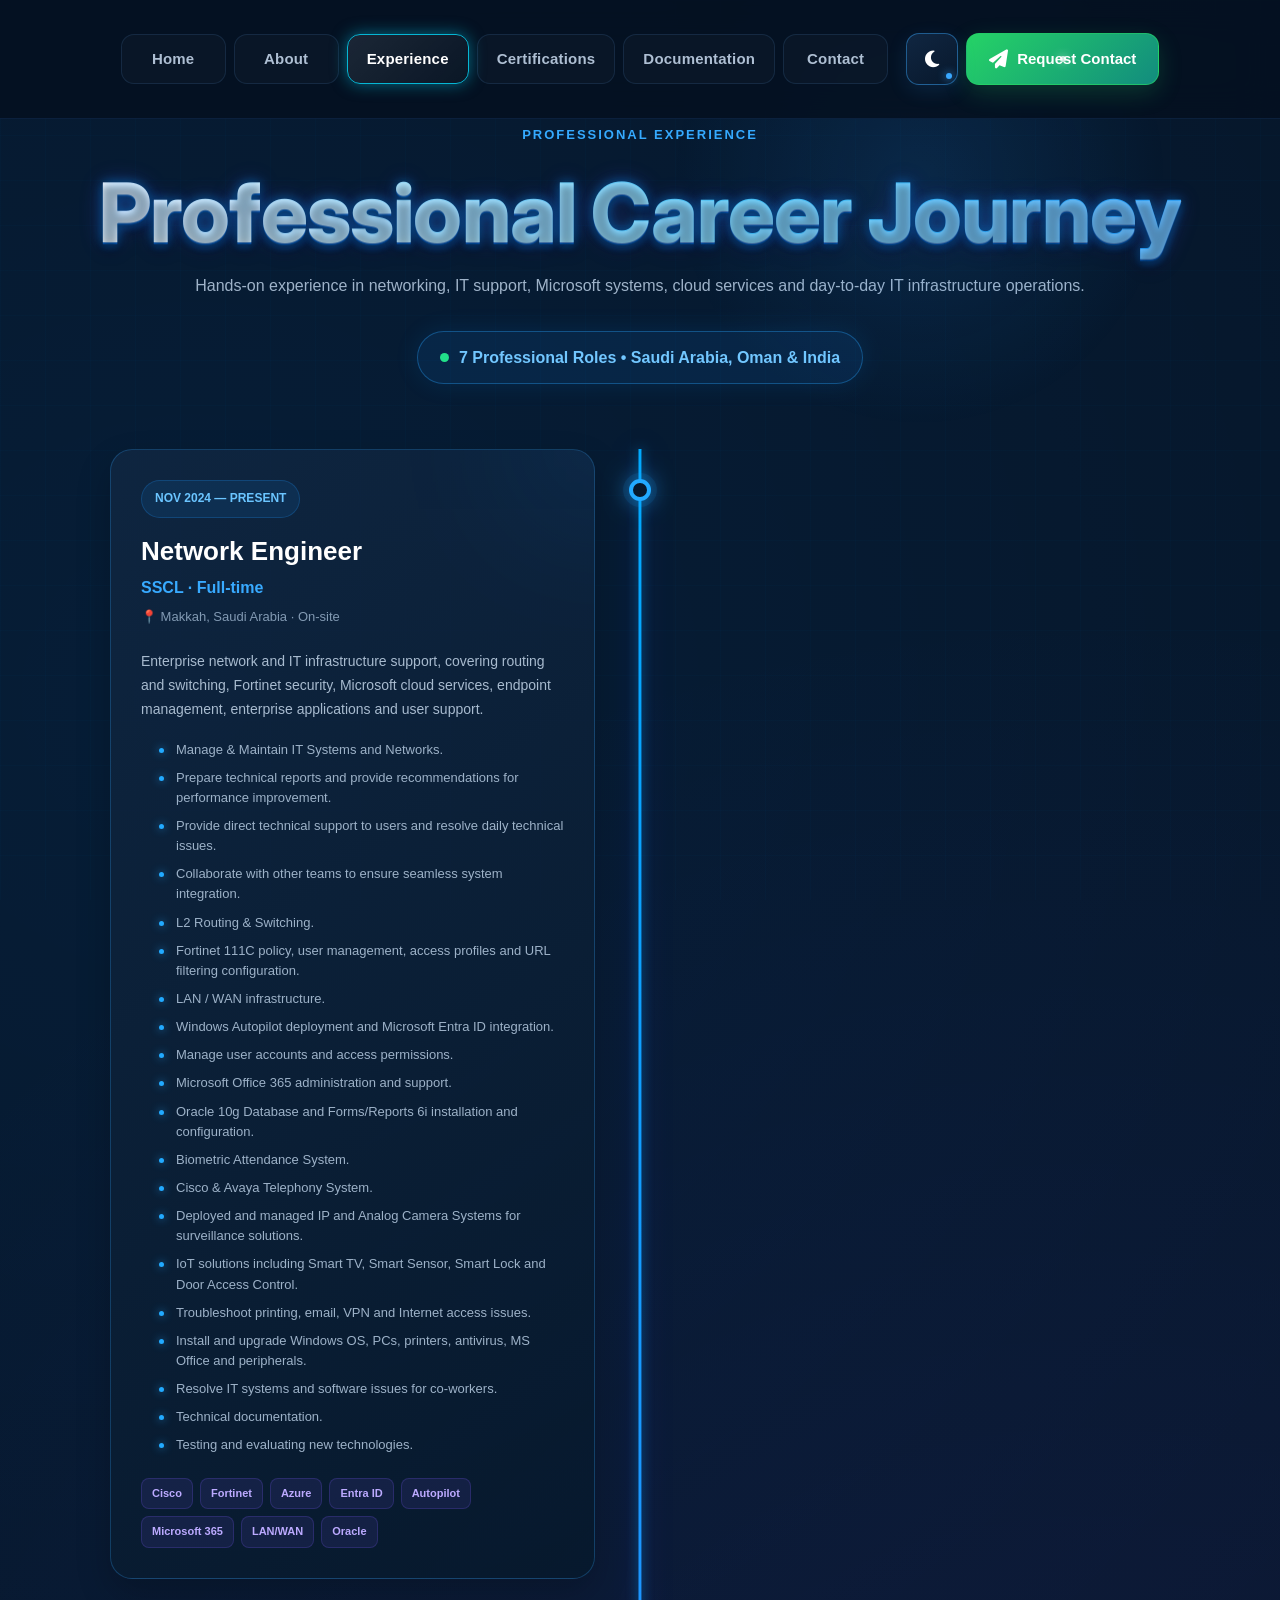
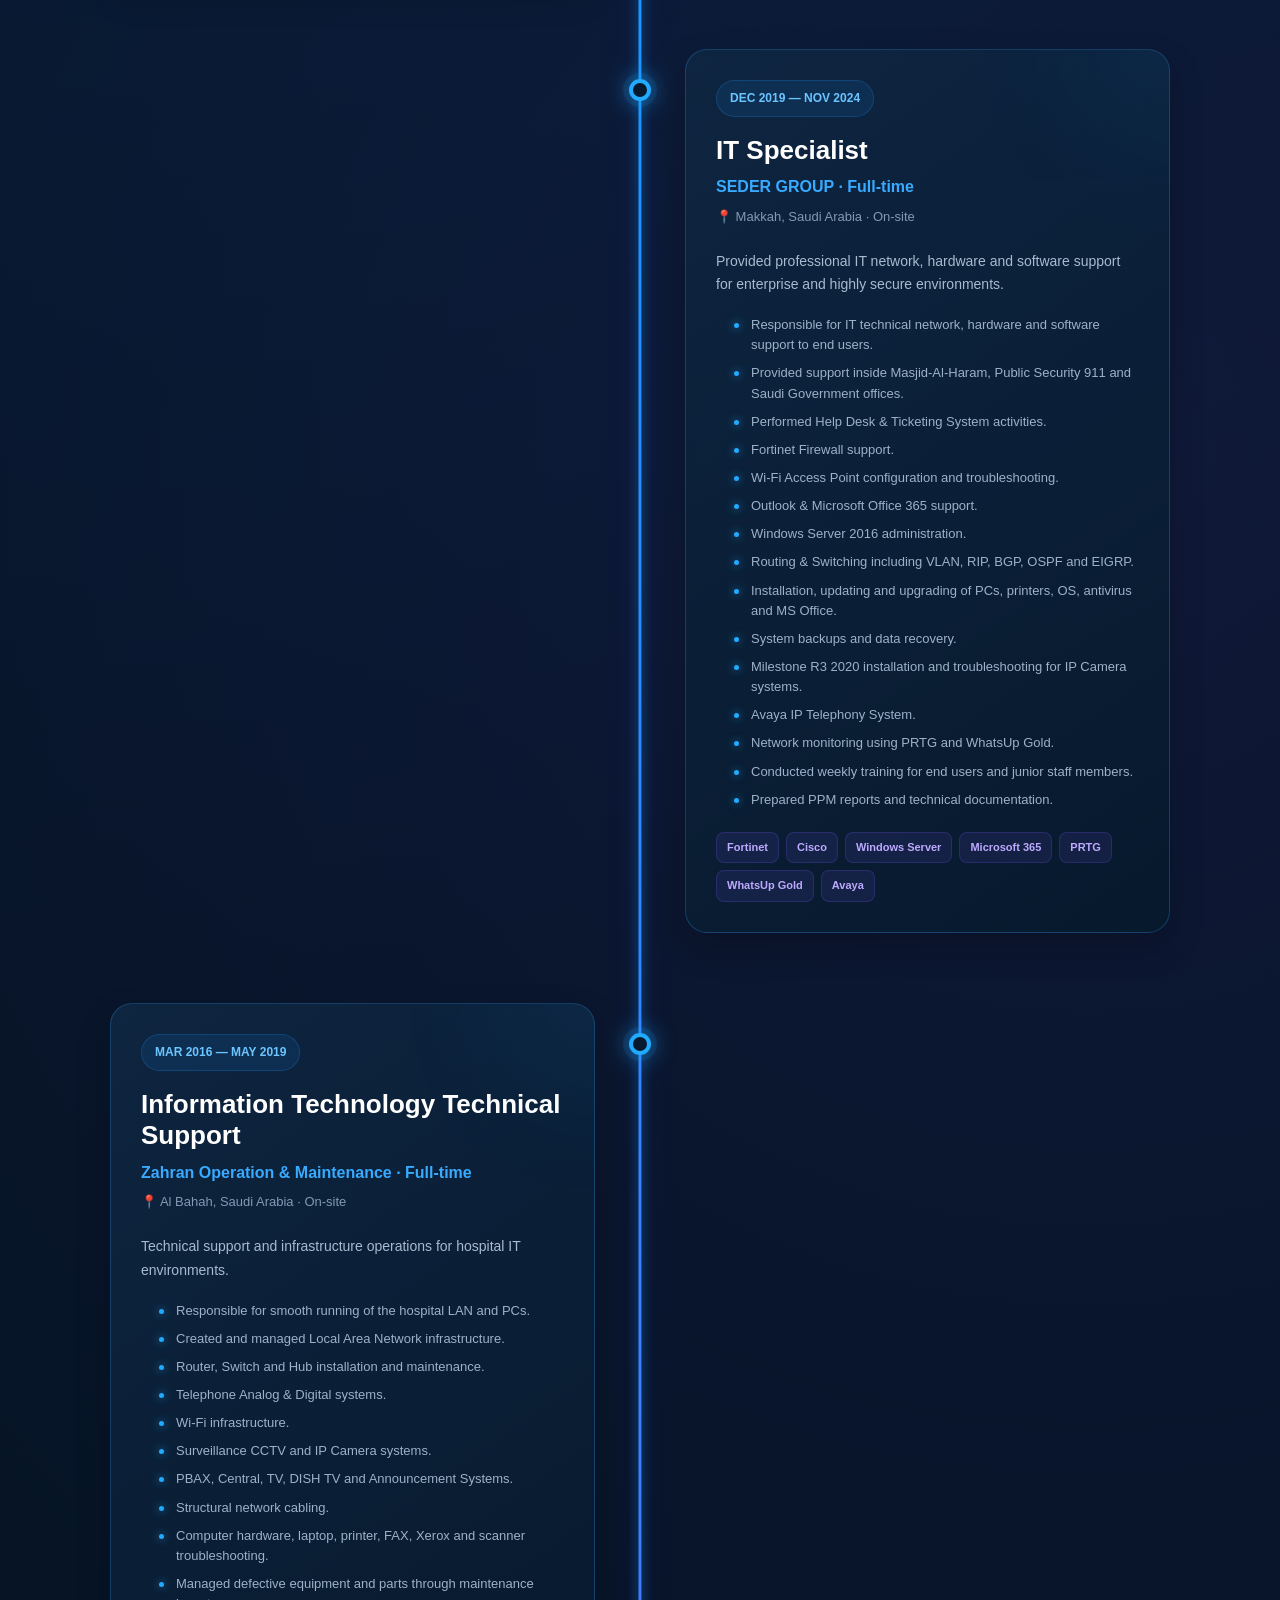
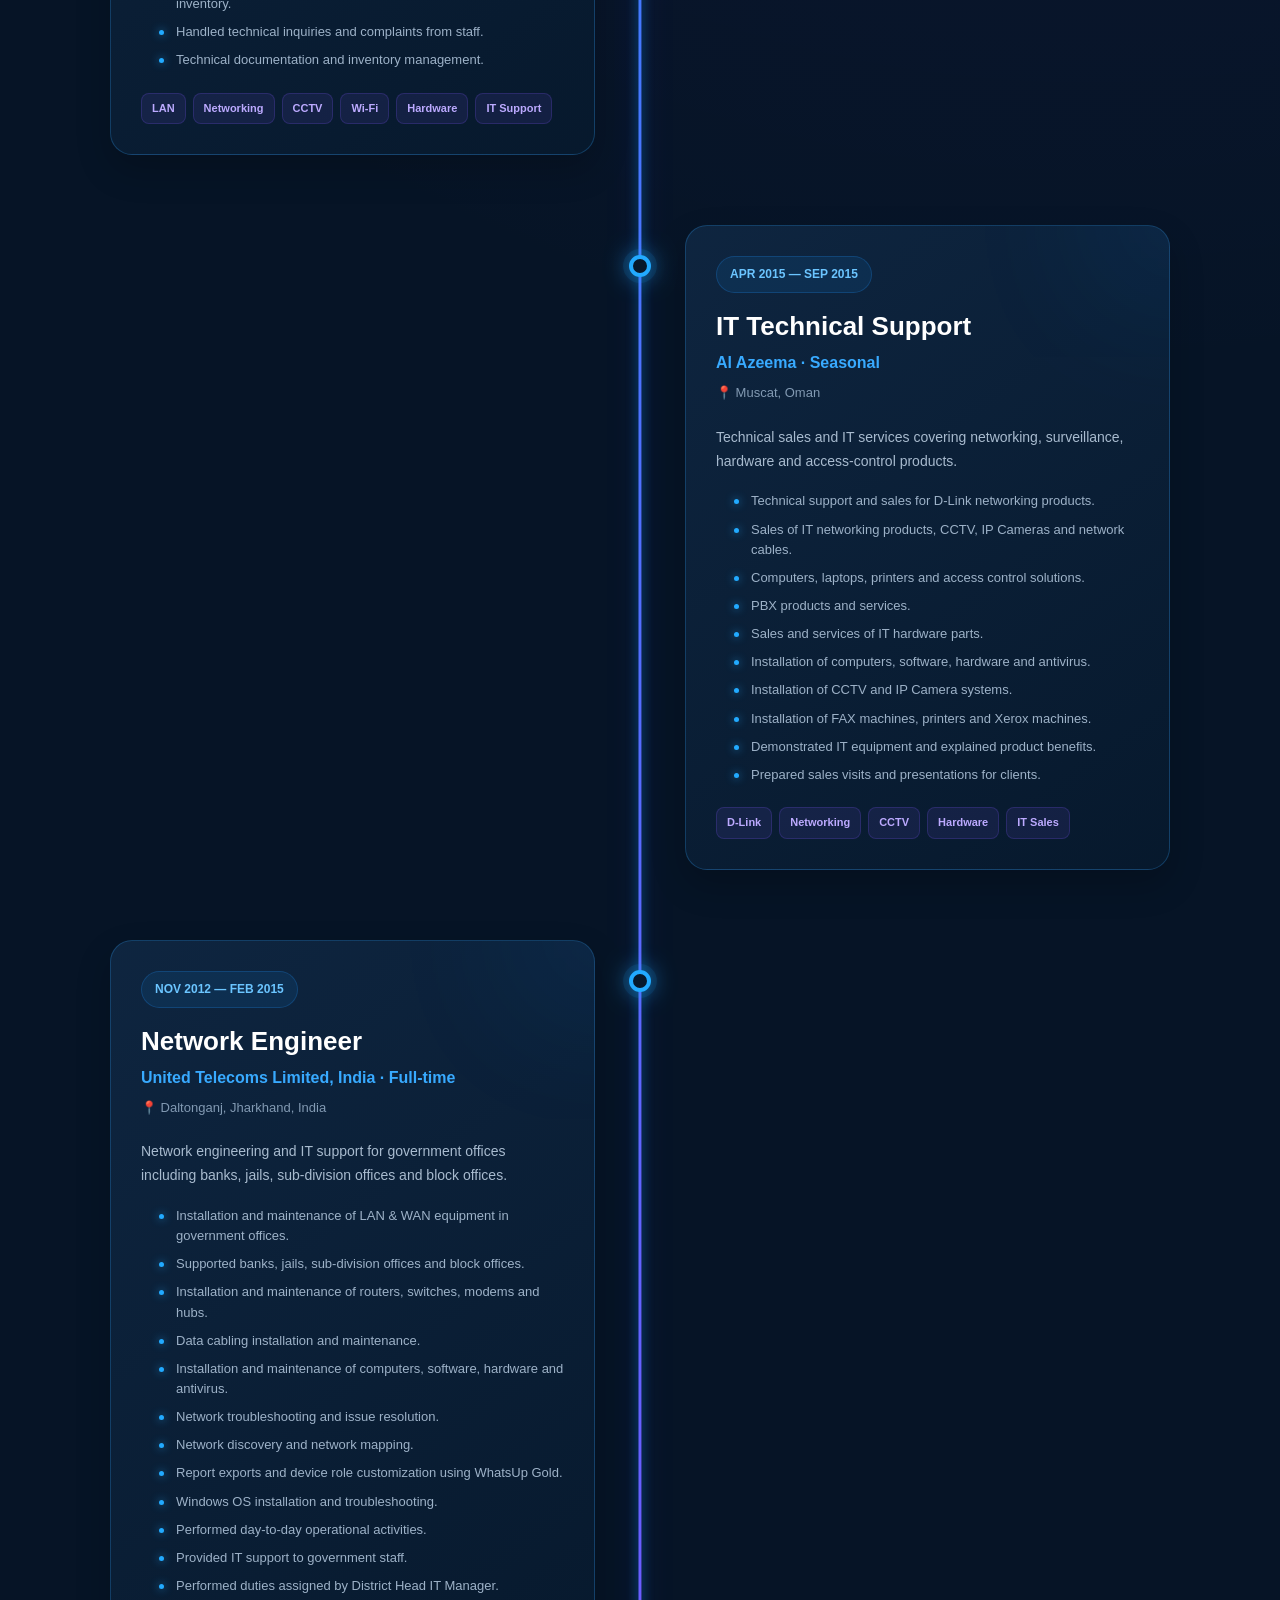
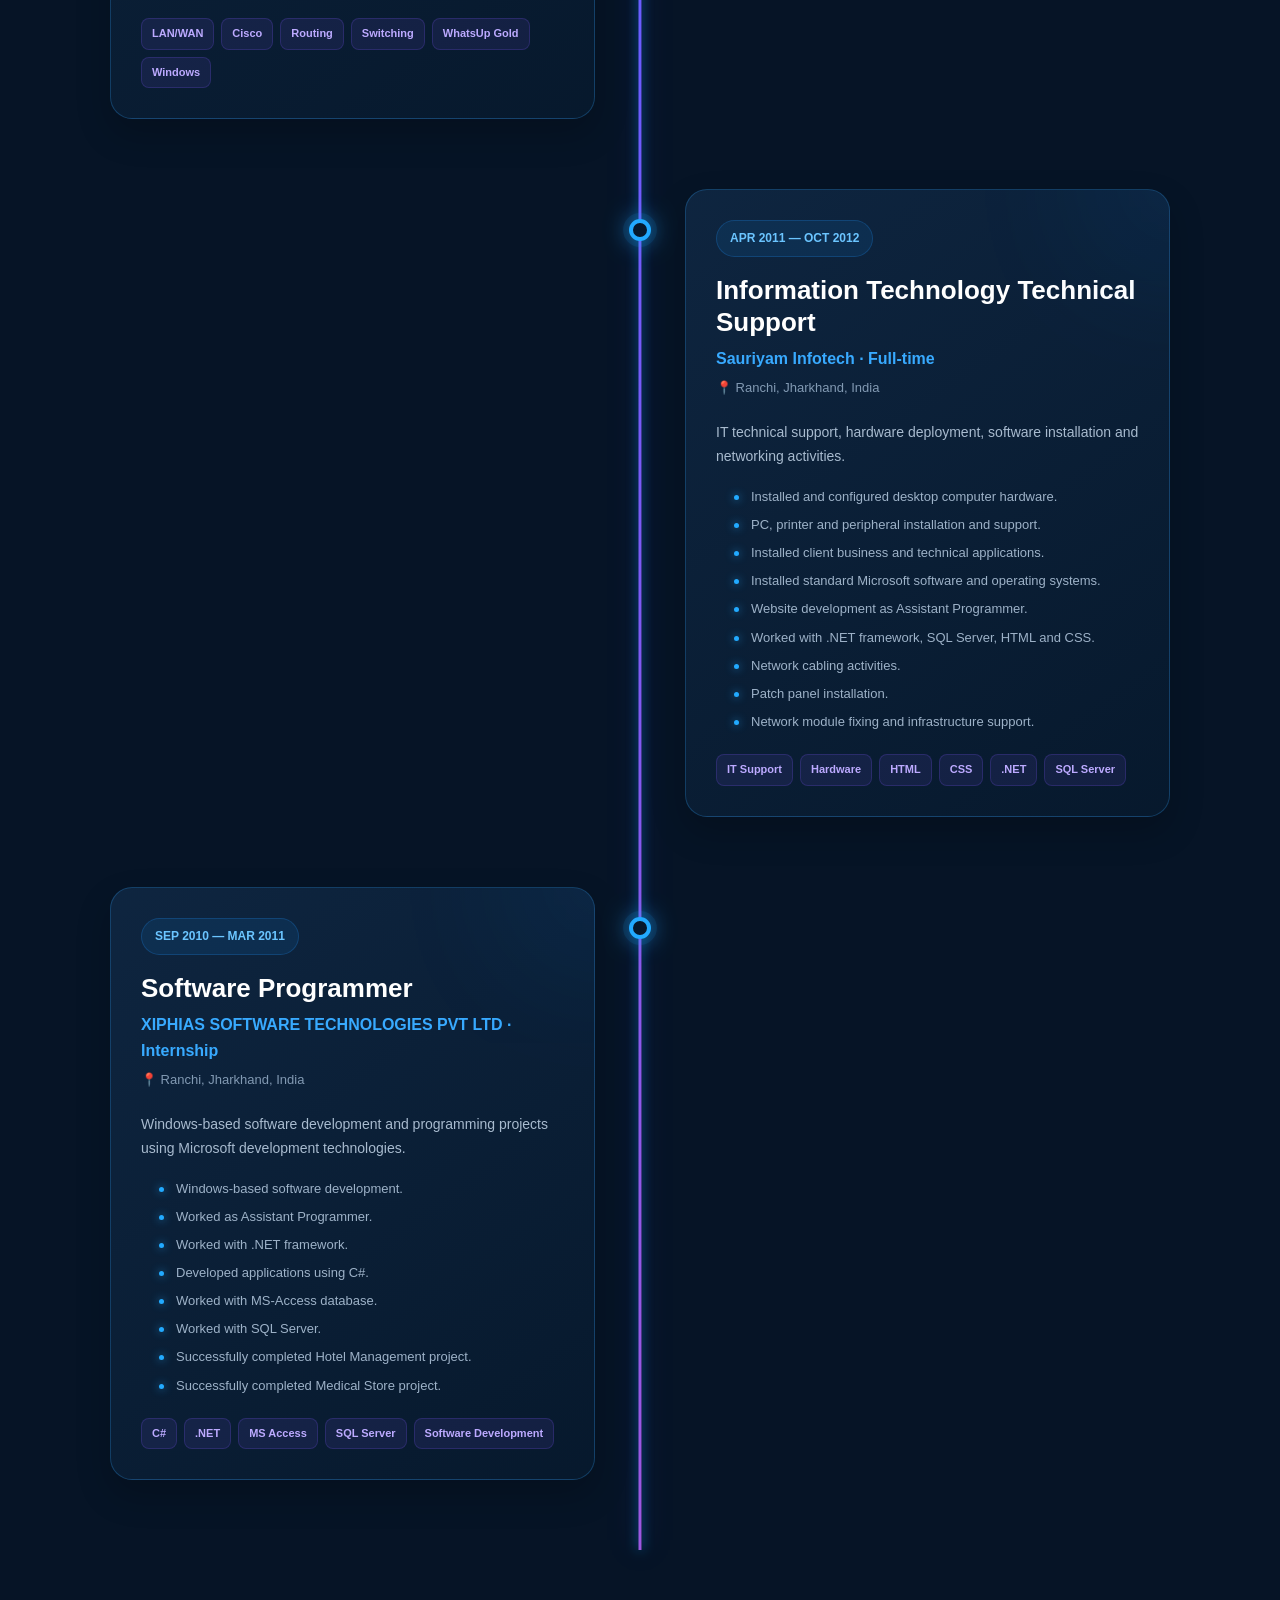
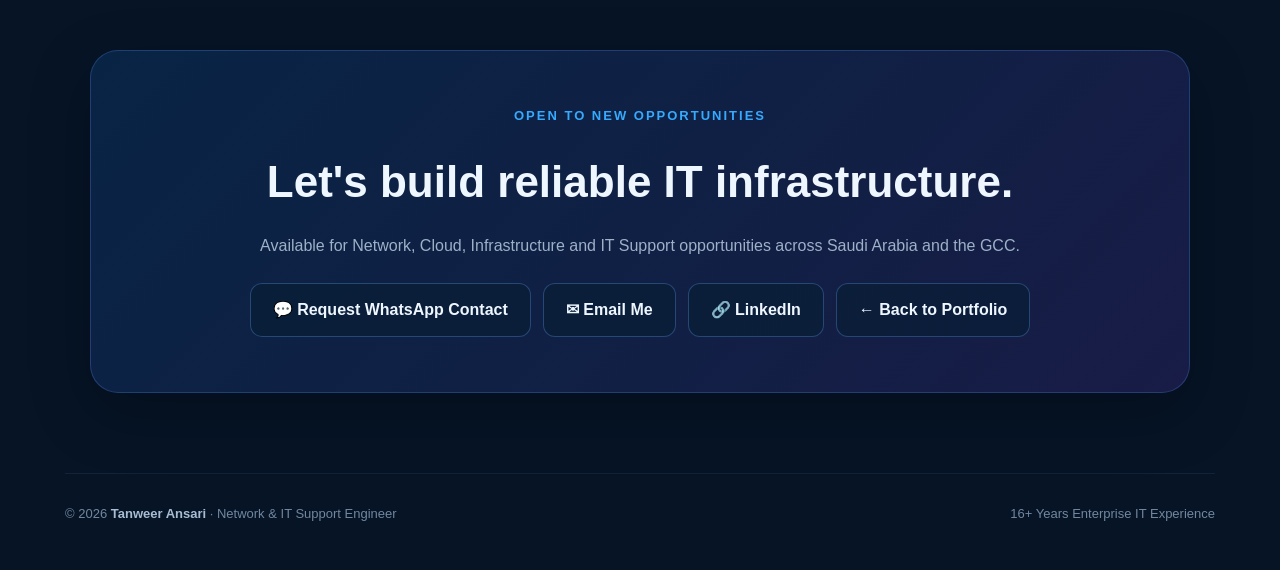
<file: experience.html>
<!DOCTYPE html>
<html lang="en">
<head>
    <meta charset="UTF-8">
    <meta name="viewport" content="width=device-width, initial-scale=1.0">

    <title>Professional Experience | Tanweer Ansari</title>

    <meta name="description"
          content="Professional experience of Tanweer Ansari - Network & IT Support Engineer with 16+ years of enterprise IT experience.">

    <link rel="stylesheet"
          href="https://cdnjs.cloudflare.com/ajax/libs/font-awesome/6.5.2/css/all.min.css">

    <link rel="preconnect"
          href="https://fonts.googleapis.com">

    <link rel="preconnect"
          href="https://fonts.gstatic.com"
          crossorigin>

    <link href="https://fonts.googleapis.com/css2?family=Inter:wght@400;500;600;700;800&display=swap"
          rel="stylesheet">

    <link rel="stylesheet"
          href="style.css">


<style>


/* =========================================================
   PREMIUM LIVE VISITOR COUNTER
========================================================= */

.nav-visitor-counter {

    position: relative;

    overflow: hidden;

    isolation: isolate;

    height: 42px;

    min-width: 152px;

    padding: 0 16px;

    display: inline-flex;

    align-items: center;

    justify-content: center;

    gap: 10px;

    border-radius: 10px;

    border:
        1px solid
        rgba(0,229,255,.95);

    background:
        linear-gradient(
            135deg,
            rgba(4,20,39,.98),
            rgba(9,25,47,.98)
        );

    flex:
        0 0 auto;

    white-space: nowrap;

    box-shadow:
        0 0 5px rgba(0,229,255,.90),
        0 0 12px rgba(0,229,255,.45),
        0 0 20px rgba(0,229,255,.12),
        inset 0 0 10px rgba(0,229,255,.05);

    animation:
        visitorSoftBeat
        1.4s
        ease-in-out
        infinite;

    transition:
        transform .25s ease,
        box-shadow .25s ease;
}


.nav-visitor-counter::before {

    content: "";

    position: absolute;

    top: -90%;

    left: -45%;

    width: 25%;

    height: 280%;

    transform:
        rotate(24deg);

    background:
        linear-gradient(
            90deg,
            transparent,
            rgba(255,20,147,.12),
            rgba(255,0,128,.65),
            rgba(255,105,180,1),
            rgba(255,0,128,.90),
            rgba(255,20,147,.30),
            transparent
        );

    filter:
        blur(1px);

    animation:
        visitorPinkLaser
        1.8s
        linear
        infinite;

    pointer-events: none;

    z-index: 0;
}


.nav-visitor-counter::after {

    content: "";

    position: absolute;

    top: 5px;

    right: 6px;

    width: 5px;

    height: 5px;

    border-radius: 50%;

    background:
        #ff2d95;

    box-shadow:
        0 0 4px #ff2d95,
        0 0 8px #ff2d95,
        0 0 13px rgba(255,45,149,.80),
        -8px 0 6px #00e5ff;

    animation:
        visitorLED
        .45s
        ease-in-out
        infinite
        alternate;

    z-index: 5;
}


.nav-visitor-counter > * {

    position: relative;

    z-index: 2;
}


.nav-visitor-counter
.visitor-counter-icon {

    width: 29px !important;

    height: 29px !important;

    min-width: 29px !important;

    display: flex !important;

    align-items: center !important;

    justify-content: center !important;

    border-radius: 50% !important;

    color: #ffffff !important;

    font-size: 13px !important;

    background:
        linear-gradient(
            135deg,
            #00d9ff,
            #267dff,
            #8b5cf6
        ) !important;

    box-shadow:
        0 0 6px rgba(0,217,255,.95),
        0 0 13px rgba(0,217,255,.55),
        0 0 18px rgba(139,92,246,.18)
        !important;

    animation:
        visitorIconPulse
        .8s
        ease-in-out
        infinite
        alternate;
}


.nav-visitor-counter
.visitor-counter-info {

    display: flex !important;

    flex-direction: column !important;

    justify-content: center !important;

    align-items: flex-start !important;

    line-height: 1 !important;
}


.nav-visitor-counter
.visitor-counter-label {

    font-family:
        "Inter",
        sans-serif
        !important;

    font-size: 10px !important;

    font-weight: 900 !important;

    letter-spacing: .8px !important;

    line-height: 1 !important;

    color:
        #82f2ff !important;

    text-shadow:
        0 0 2px rgba(0,229,255,.90),
        0 0 5px rgba(0,229,255,.30)
        !important;
}


.nav-visitor-counter
#visitor-count {

    margin:
        3px 0 0
        !important;

    font-family:
        "Inter",
        Arial,
        sans-serif
        !important;

    font-size:
        18px
        !important;

    line-height:
        1
        !important;

    font-weight:
        900
        !important;

    letter-spacing:
        .3px
        !important;

    color:
        #ffffff
        !important;

    -webkit-font-smoothing:
        antialiased;

    text-rendering:
        geometricPrecision;

    text-shadow:
        0 0 1px rgba(255,255,255,1),
        0 0 3px rgba(0,229,255,.75)
        !important;

    animation:
        visitorNumberSharpPulse
        .9s
        ease-in-out
        infinite
        alternate;
}


.nav-visitor-counter
.visitor-counter-text {

    display:
        none !important;
}


.nav-buttons {

    flex-wrap:
        nowrap !important;
}


.nav-visitor-counter:hover {

    transform:
        translateY(-2px)
        scale(1.045);

    box-shadow:
        0 0 7px rgba(0,229,255,.95),
        0 0 15px rgba(0,229,255,.60),
        0 0 25px rgba(255,0,128,.30);
}


@keyframes visitorPinkLaser {

    0% {
        left: -45%;
    }

    100% {
        left: 135%;
    }
}


@keyframes visitorLED {

    from {

        opacity: .30;

        transform:
            scale(.7);
    }

    to {

        opacity: 1;

        transform:
            scale(1.45);
    }
}


@keyframes visitorSoftBeat {

    0%,
    100% {

        transform:
            scale(1);
    }

    50% {

        transform:
            scale(1.015);
    }
}


@keyframes visitorIconPulse {

    from {

        transform:
            scale(.94);

        filter:
            brightness(.95);
    }

    to {

        transform:
            scale(1.07);

        filter:
            brightness(1.30);
    }
}


@keyframes visitorNumberSharpPulse {

    from {

        opacity: .93;

        transform:
            scale(1);
    }

    to {

        opacity: 1;

        transform:
            scale(1.07);
    }
}


/* =========================================================
   VISITOR COUNTER RESPONSIVE
========================================================= */

@media (max-width:1250px) {

    .nav-visitor-counter {

        height: 42px;

        min-width: 145px;

        padding:
            0 12px;

        gap: 8px;
    }


    .nav-visitor-counter
    .visitor-counter-label {

        font-size:
            9px !important;
    }


    .nav-visitor-counter
    #visitor-count {

        font-size:
            17px !important;
    }
}


@media (max-width:800px) {

    .nav-visitor-counter {

        height: 38px;

        min-width: 72px;

        padding:
            0 7px;
    }


    .nav-visitor-counter
    .visitor-counter-label {

        display:
            none !important;
    }


    .nav-visitor-counter
    .visitor-counter-icon {

        width:
            25px !important;

        height:
            25px !important;

        min-width:
            25px !important;

        font-size:
            11px !important;
    }


    .nav-visitor-counter
    #visitor-count {

        font-size:
            16px !important;
    }
}


@media (max-width:520px) {

    .nav-visitor-counter {

        min-width: 60px;

        padding:
            0 6px;

        gap: 5px;
    }


    .nav-visitor-counter
    .visitor-counter-icon {

        width:
            23px !important;

        height:
            23px !important;

        min-width:
            23px !important;
    }


    .nav-visitor-counter
    #visitor-count {

        font-size:
            15px !important;
    }
}


/* =========================================================
   GLOBAL
========================================================= */

* {

    margin: 0;

    padding: 0;

    box-sizing: border-box;
}


html {

    scroll-behavior: smooth;
}


body {

    font-family:
        Arial,
        Helvetica,
        sans-serif;

    background:
        radial-gradient(
            circle at 15% 10%,
            rgba(0,140,255,.08),
            transparent 30%
        ),
        radial-gradient(
            circle at 85% 30%,
            rgba(125,70,255,.08),
            transparent 30%
        ),
        #061426;

    color:
        #eef6ff;

    min-height:
        100vh;

    overflow-x:
        hidden;
}


body::before {

    content: "";

    position: fixed;

    inset: 0;

    pointer-events: none;

    background:
        linear-gradient(
            rgba(0,160,255,.025) 1px,
            transparent 1px
        ),
        linear-gradient(
            90deg,
            rgba(0,160,255,.025) 1px,
            transparent 1px
        );

    background-size:
        45px 45px;

    z-index:
        -1;
}


a {

    text-decoration: none;

    color: inherit;
}


/* =========================================================
   HERO
========================================================= */

.hero {

    width:
        min(1200px,92%);

    margin:
        auto;

    padding:
        145px 0 65px;

    text-align:
        center;

    display:
        block !important;

    min-height:
        auto !important;

    overflow:
        visible !important;
}


.hero::after {

    content:
        none !important;

    display:
        none !important;

    background:
        none !important;
}


.eyebrow {

    color:
        #35aaff;

    font-size:
        13px;

    font-weight:
        800;

    letter-spacing:
        2px;

    text-transform:
        uppercase;

    margin-bottom:
        20px;
}


.hero h1 {

    display: inline-block;
    position: relative;

    font-family:
        "Inter",
        Arial,
        sans-serif;

    font-size:
        clamp(22px, 2.6vw, 34px);

    font-weight:
        800;

    line-height:
        1.15;

    letter-spacing:
        -0.8px;

    margin-bottom:
        20px;

    background:
        linear-gradient(
            110deg,
            #ffffff 0%,
            #55d8ff 20%,
            #168cff 40%,
            #9d70ff 60%,
            #ff65c3 78%,
            #ffffff 100%
        );

    background-size:
        300% auto;

    -webkit-background-clip:
        text;

    background-clip:
        text;

    color:
        transparent;

    -webkit-text-fill-color:
        transparent;

    filter:
        drop-shadow(0 2px 0 rgba(0,120,255,.65))
        drop-shadow(0 5px 4px rgba(0,0,0,.45));

    text-shadow:
        0 1px 0 rgba(255,255,255,.25),
        0 4px 6px rgba(0,0,0,.38),
        0 0 12px rgba(0,170,255,.35),
        0 0 25px rgba(120,80,255,.20);

    transform-style:
        preserve-3d;

    animation:
        experienceTitleGradient 5s linear infinite,
        experienceTitleFloat 3.2s ease-in-out infinite,
        experienceTitleGlow 2.2s ease-in-out infinite alternate;

    transition:
        transform .35s ease,
        filter .35s ease;
}


.hero h1:hover {

    animation-play-state:
        paused;

    transform:
        perspective(900px)
        rotateX(7deg)
        rotateY(-6deg)
        translateY(-5px)
        scale(1.045);

    filter:
        drop-shadow(0 3px 0 rgba(0,170,255,.85))
        drop-shadow(0 9px 8px rgba(0,0,0,.50))
        brightness(1.12);
}


@keyframes experienceTitleGradient {

    0% {
        background-position:
            0% center;
    }

    100% {
        background-position:
            300% center;
    }
}


@keyframes experienceTitleFloat {

    0%,
    100% {

        transform:
            perspective(900px)
            translateY(0)
            rotateX(0deg);
    }

    50% {

        transform:
            perspective(900px)
            translateY(-5px)
            rotateX(2deg);
    }
}


@keyframes experienceTitleGlow {

    0% {

        text-shadow:
            0 1px 0 rgba(255,255,255,.20),
            0 4px 6px rgba(0,0,0,.38),
            0 0 8px rgba(0,170,255,.28),
            0 0 18px rgba(120,80,255,.15);
    }

    100% {

        text-shadow:
            0 1px 0 rgba(255,255,255,.32),
            0 5px 8px rgba(0,0,0,.42),
            0 0 15px rgba(0,210,255,.55),
            0 0 30px rgba(145,80,255,.32);
    }
}


    


.hero p {

    max-width:
        800px;

    margin:
        auto;

    color:
        #9fb3c9;

font-size:
    16px;

    line-height:
        1.8;
}


.experience-count {

    display:
        inline-flex;

    align-items:
        center;

    gap:
        10px;

    margin-top:
        30px;

    padding:
        13px 22px;

    border-radius:
        50px;

    background:
        rgba(20,140,255,.10);

    border:
        1px solid
        rgba(40,165,255,.35);

    color:
        #72c7ff;

    font-weight:
        800;

    box-shadow:
        0 0 25px
        rgba(0,150,255,.12);
}


.pulse {

    width:
        9px;

    height:
        9px;

    border-radius:
        50%;

    background:
        #22e08a;

    box-shadow:
        0 0 0 0
        rgba(34,224,138,.5);

    animation:
        pulse 2s infinite;
}


@keyframes pulse {

    0% {

        box-shadow:
            0 0 0 0
            rgba(34,224,138,.5);
    }

    70% {

        box-shadow:
            0 0 0 12px
            rgba(34,224,138,0);
    }

    100% {

        box-shadow:
            0 0 0 0
            rgba(34,224,138,0);
    }
}


/* =========================================================
   TIMELINE
========================================================= */

.timeline {

    width:
        min(1150px,92%);

    margin:
        20px auto 100px;

    position:
        relative;
}


.timeline::before {

    content: "";

    position:
        absolute;

    left:
        50%;

    top:
        0;

    bottom:
        0;

    width:
        3px;

    transform:
        translateX(-50%);

    background:
        linear-gradient(
            to bottom,
            #00aaff,
            #6b5cff,
            #ff4fa3,
            #00e0c6,
            #00aaff
        );

    background-size:
        100% 300%;

    animation:
        lineFlow
        6s linear infinite;

    box-shadow:
        0 0 12px
        rgba(0,170,255,.7),
        0 0 30px
        rgba(100,70,255,.35);
}


@keyframes lineFlow {

    0% {

        background-position:
            0% 0%;
    }

    100% {

        background-position:
            0% 300%;
    }
}


/* =========================================================
   EXPERIENCE ITEM
========================================================= */

.experience-item {

    position:
        relative;

    width:
        50%;

    padding:
        0 45px 70px;
}


.experience-item:nth-child(odd) {

    left: 0;

    text-align:
        right;
}


.experience-item:nth-child(even) {

    left:
        50%;
}


.timeline-dot {

    position:
        absolute;

    top:
        30px;

    width:
        22px;

    height:
        22px;

    border-radius:
        50%;

    background:
        #07192c;

    border:
        4px solid
        #22aaff;

    box-shadow:
        0 0 0 6px
        rgba(34,170,255,.10),
        0 0 25px
        rgba(34,170,255,.8);

    z-index:
        5;
}


.experience-item:nth-child(odd)
.timeline-dot {

    right:
        -11px;
}


.experience-item:nth-child(even)
.timeline-dot {

    left:
        -11px;
}


/* =========================================================
   EXPERIENCE CARDS
========================================================= */

.experience-card {

    position:
        relative;

    padding:
        30px;

    background:
        linear-gradient(
            145deg,
            rgba(15,38,65,.95),
            rgba(7,25,45,.95)
        );

    border:
        1px solid
        rgba(45,145,225,.30);

    border-radius:
        22px;

    text-align:
        left;

    transition:
        transform .35s ease,
        border-color .35s ease,
        box-shadow .35s ease;

    overflow:
        hidden;
}


.timeline
.experience-card {

    display:
        block !important;

    width:
        100% !important;

    max-width:
        none !important;

    min-height:
        0 !important;

    gap:
        0 !important;

    align-items:
        initial !important;

    justify-content:
        initial !important;

    flex-direction:
        initial !important;
}


.timeline
.experience-card > * {

    max-width:
        100% !important;
}


.experience-card::before {

    content: "";

    position:
        absolute;

    width:
        180px;

    height:
        180px;

    right:
        -100px;

    top:
        -100px;

    background:
        #168cff;

    filter:
        blur(70px);

    opacity:
        .08;

    transition:
        opacity .35s ease;
}


.experience-card:hover {

    transform:
        translateY(-10px)
        perspective(700px)
        rotateX(2deg)
        rotateY(-2deg)
        scale(1.015);

    border-color:
        #26aaff;

    box-shadow:
        0 20px 50px
        rgba(0,0,0,.35),
        0 0 30px
        rgba(0,150,255,.16);
}


.experience-card:hover::before {

    opacity:
        .22;
}


.experience-item:nth-child(2n)
.experience-card:hover {

    border-color:
        #8a65ff;

    box-shadow:
        0 20px 50px
        rgba(0,0,0,.35),
        0 0 30px
        rgba(138,101,255,.18);
}


.experience-item:nth-child(3n)
.experience-card:hover {

    border-color:
        #00d9b5;

    box-shadow:
        0 20px 50px
        rgba(0,0,0,.35),
        0 0 30px
        rgba(0,217,181,.18);
}


/* =========================================================
   CARD CONTENT
========================================================= */

.date {

    display:
        inline-block;

    padding:
        8px 13px;

    border-radius:
        20px;

    color:
        #6bc5ff;

    background:
        rgba(20,150,255,.10);

    border:
        1px solid
        rgba(30,150,255,.22);

    font-size:
        12px;

    font-weight:
        800;

    margin-bottom:
        18px;
}


.job-title {

    font-size:
        26px;

    line-height:
        1.2;

    margin-bottom:
        8px;

    color:
        #ffffff;
}


.company {

    color:
        #38aaff;

    font-size:
        16px;

    font-weight:
        800;

    margin-bottom:
        7px;
}


.location {

    color:
        #829ab3;

    font-size:
        13px;

    margin-bottom:
        22px;
}


.description {

    color:
        #a8bbcf;

    font-size:
        14px;

    line-height:
        1.7;

    margin-bottom:
        18px;
}


.responsibilities {

    list-style:
        none;

    display:
        flex !important;

    flex-direction:
        column !important;

    width:
        100% !important;

    gap:
        8px;
}


.responsibilities li {

    position:
        relative;

    padding-left:
        17px;

    color:
        #9db2c8;

    font-size:
        13px;

    line-height:
        1.55;
}


.responsibilities li::before {

    content: "";

    position:
        absolute;

    left:
        0;

    top:
        8px;

    width:
        5px;

    height:
        5px;

    border-radius:
        50%;

    background:
        #22aaff;

    box-shadow:
        0 0 8px
        rgba(34,170,255,.8);
}


/* =========================================================
   SKILLS
========================================================= */

.skills {

    display:
        flex !important;

    flex-direction:
        row !important;

    flex-wrap:
        wrap !important;

    width:
        100% !important;

    gap:
        7px;

    margin-top:
        22px;
}


.skill {

    width:
        auto !important;

    max-width:
        100% !important;

    padding:
        6px 10px;

    border-radius:
        8px;

    background:
        rgba(130,90,255,.10);

    border:
        1px solid
        rgba(130,90,255,.20);

    color:
        #bcaaff;

    font-size:
        11px;

    font-weight:
        700;
}


/* =========================================================
   CTA
========================================================= */

.cta {

    width:
        min(1100px,92%);

    margin:
        0 auto 80px;

    padding:
        55px 30px;

    text-align:
        center;

    border-radius:
        28px;

    background:
        linear-gradient(
            135deg,
            rgba(20,100,190,.20),
            rgba(100,60,200,.20)
        );

    border:
        1px solid
        rgba(90,150,255,.25);

    box-shadow:
        0 20px 60px
        rgba(0,0,0,.25);
}


.cta h2 {

    font-size:
        clamp(28px,4vw,44px);

    margin-bottom:
        15px;
}


.cta p {

    color:
        #9db1c7;

    margin-bottom:
        25px;
}


.cta-buttons {

    display:
        flex;

    justify-content:
        center;

    flex-wrap:
        wrap;

    gap:
        12px;
}


.cta-btn {

    padding:
        13px 22px;

    border-radius:
        12px;

    font-weight:
        800;

    border:
        1px solid
        rgba(100,170,255,.3);

    background:
        rgba(10,30,55,.8);

    transition:
        .3s ease;
}


.cta-btn:hover {

    transform:
        translateY(-4px);

    background:
        #148fff;

    box-shadow:
        0 10px 30px
        rgba(20,143,255,.35);
}


.cta-btn.whatsapp:hover {

    background:
        #13b96c;

    box-shadow:
        0 10px 30px
        rgba(19,185,108,.35);
}


/* =========================================================
   FOOTER
========================================================= */

footer {

    width:
        min(1150px,92%);

    margin:
        auto;

    padding:
        30px 0 45px;

    display:
        flex;

    justify-content:
        space-between;

    align-items:
        center;

    color:
        #71879f;

    font-size:
        13px;

    border-top:
        1px solid
        rgba(100,150,200,.12);
}


footer strong {

    color:
        #a8bdd3;
}


/* =========================================================
   SCROLL REVEAL
========================================================= */

.experience-item,
.cta {

    opacity:
        0;

    transform:
        translateY(40px);

    transition:
        opacity .7s ease,
        transform .7s ease;
}


.experience-item.show,
.cta.show {

    opacity:
        1;

    transform:
        translateY(0);
}


/* =========================================================
   EXPERIENCE RESPONSIVE
========================================================= */

@media (min-width:851px) {

    .timeline
    .experience-item {

        width:
            50% !important;
    }


    .timeline
    .experience-item:nth-child(odd) {

        left:
            0 !important;
    }


    .timeline
    .experience-item:nth-child(even) {

        left:
            50% !important;
    }
}


@media (max-width:850px) {

    .hero {

        padding-top:
            115px !important;
    }


    .timeline::before {

        left:
            15px;
    }


    .timeline
    .experience-item,
    .timeline
    .experience-item:nth-child(odd),
    .timeline
    .experience-item:nth-child(even) {

        width:
            100% !important;

        left:
            0 !important;

        padding-left:
            48px;

        padding-right:
            0;

        text-align:
            left;
    }


    .experience-item:nth-child(odd)
    .timeline-dot,
    .experience-item:nth-child(even)
    .timeline-dot {

        left:
            4px;

        right:
            auto;
    }


    .experience-card {

        padding:
            24px;
    }


    footer {

        flex-direction:
            column;

        gap:
            10px;

        text-align:
            center;
    }
}


@media (max-width:500px) {

    .hero h1 {

        font-size:
            23px;
    }


    .hero p {

        font-size:
            15px;
    }


    .job-title {

        font-size:
            22px;
    }


    .experience-card {

        padding:
            20px;

        border-radius:
            17px;
    }
}


/* =========================================================
   LIGHT THEME
========================================================= */

body.theme-light {

    background:
        linear-gradient(
            180deg,
            #ffffff,
            #f4f8fc
        ) !important;

    color:
        #102033 !important;
}


body.theme-light::before {

    background:
        linear-gradient(
            rgba(8,124,240,.035) 1px,
            transparent 1px
        ),
        linear-gradient(
            90deg,
            rgba(8,124,240,.035) 1px,
            transparent 1px
        ) !important;

    background-size:
        45px 45px !important;
}


body.theme-light .hero {

    background:
        linear-gradient(
            180deg,
            #ffffff 0%,
            #f7faff 100%
        ) !important;
}


body.theme-light
.eyebrow {

    color:
        #087cf0 !important;
}


body.theme-light
.hero h1 {

    background:
        linear-gradient(
            110deg,
            #102033 0%,
            #087cf0 22%,
            #005bd7 42%,
            #7950f2 62%,
            #d72a91 80%,
            #102033 100%
        ) !important;

    background-size:
        300% auto !important;

    -webkit-background-clip:
        text !important;

    background-clip:
        text !important;

    color:
        transparent !important;

    -webkit-text-fill-color:
        transparent !important;

    filter:
        drop-shadow(0 2px 0 rgba(0,100,220,.28))
        drop-shadow(0 5px 5px rgba(20,55,100,.22)) !important;

    text-shadow:
        0 2px 2px rgba(255,255,255,.70),
        0 5px 6px rgba(0,70,150,.18),
        0 0 14px rgba(8,124,240,.20) !important;
}

body.theme-light
.hero p {

    color:
        #43566d !important;
}


body.theme-light
.experience-count {

    color:
        #087cf0 !important;

    background:
        rgba(8,124,240,.07) !important;

    border:
        1px solid
        rgba(8,124,240,.22) !important;

    box-shadow:
        0 8px 24px
        rgba(20,90,160,.07) !important;
}


body.theme-light
.timeline-dot {

    background:
        #ffffff !important;

    border-color:
        #087cf0 !important;

    box-shadow:
        0 0 0 6px
        rgba(8,124,240,.08),
        0 0 20px
        rgba(8,124,240,.35) !important;
}


body.theme-light
.experience-card {

    background:
        linear-gradient(
            145deg,
            #ffffff,
            #f7faff
        ) !important;

    border:
        1px solid
        rgba(20,100,190,.18) !important;

    box-shadow:
        0 12px 30px
        rgba(20,70,120,.08) !important;
}


body.theme-light
.experience-card:hover {

    border-color:
        #2496ff !important;

    box-shadow:
        0 20px 45px
        rgba(30,80,130,.14),
        0 0 24px
        rgba(36,150,255,.13) !important;
}


body.theme-light
.date {

    color:
        #087cf0 !important;

    background:
        rgba(8,124,240,.07) !important;

    border-color:
        rgba(8,124,240,.20) !important;
}


body.theme-light
.job-title {

    color:
        #102033 !important;
}


body.theme-light
.company {

    color:
        #087cf0 !important;
}


body.theme-light
.location {

    color:
        #66788c !important;
}


body.theme-light
.description {

    color:
        #52657a !important;
}


body.theme-light
.responsibilities li {

    color:
        #52657a !important;
}


body.theme-light
.responsibilities li::before {

    background:
        #087cf0 !important;

    box-shadow:
        0 0 7px
        rgba(8,124,240,.45) !important;
}


body.theme-light
.skill {

    color:
        #6d46d9 !important;

    background:
        rgba(121,80,242,.07) !important;

    border:
        1px solid
        rgba(121,80,242,.18) !important;
}


body.theme-light
.cta {

    background:
        linear-gradient(
            135deg,
            #ffffff,
            #f3f8ff,
            #f8f4ff
        ) !important;

    border:
        1px solid
        rgba(20,100,190,.18) !important;

    box-shadow:
        0 20px 50px
        rgba(30,80,130,.09) !important;
}


body.theme-light
.cta h2 {

    color:
        #102033 !important;
}


body.theme-light
.cta p {

    color:
        #52657a !important;
}


body.theme-light
.cta-btn {

    color:
        #102033 !important;

    background:
        #ffffff !important;

    border:
        1px solid
        rgba(20,100,190,.20) !important;

    box-shadow:
        0 7px 18px
        rgba(30,80,130,.06);
}


body.theme-light
.cta-btn:hover {

    color:
        #ffffff !important;

    background:
        #087cf0 !important;
}


body.theme-light
.cta-btn.whatsapp:hover {

    color:
        #ffffff !important;

    background:
        #13b96c !important;
}


body.theme-light footer {

    color:
        #66788c !important;

    border-top:
        1px solid
        rgba(20,90,160,.14) !important;
}


body.theme-light
footer strong {

    color:
        #102033 !important;
}


</style>

</head>


<body>


<!-- =========================================================
     HEADER — SAME STRUCTURE AS INDEX.HTML
========================================================= -->

<header class="navbar">

    <div class="nav-container">


        <a href="index.html"
           class="logo">

            TANWEER<span>.</span>

        </a>


        <nav id="navMenu">


            <a href="index.html">

                Home

            </a>


            <a href="about.html">

                About

            </a>


            <a href="experience.html"
               class="active">

                Experience

            </a>


            <a href="certifications.html">

                Certifications

            </a>


            <a href="documentation.html">

                Documentation

            </a>


            <a href="/contact.html">

                Contact

            </a>


        </nav>


        <div class="nav-buttons">


            <button
                id="themeToggle"
                class="icon-btn"
                aria-label="Toggle theme">

                <i class="fa-solid fa-moon"></i>

            </button>            
<a
    href="mailto:tanweerstudy25@gmail.com?subject=Request%20for%20WhatsApp%20Contact&body=Hello%20Tanweer%2C%0A%0AI%20visited%20your%20portfolio%20website%20and%20would%20like%20to%20contact%20you%20on%20WhatsApp.%0A%0AThank%20you."
    class="nav-contact whatsapp-nav">

    <i class="fa-solid fa-paper-plane"></i>

    <span>
        Request Contact
    </span>

</a>
            <button
                id="menuToggle"
                class="menu-btn"
                aria-label="Open menu">

                <i class="fa-solid fa-bars"></i>

            </button>


        </div>

    </div>

</header>


<!-- =========================================================
     HERO
========================================================= -->

<section class="hero">


    <div class="eyebrow">

        Professional Experience

    </div>


   <h1>

    Professional Career Journey

</h1>


 <p>

    Hands-on experience in networking, IT support,
    Microsoft systems, cloud services and
    day-to-day IT infrastructure operations.

</p>

    <div class="experience-count">


        <span class="pulse"></span>


        7 Professional Roles • Saudi Arabia, Oman & India


    </div>


</section>


<!-- =========================================================
     EXPERIENCE TIMELINE
========================================================= -->

<section class="timeline">


    <!-- 1. SSCL -->

    <article class="experience-item">


        <div class="timeline-dot"></div>


        <div class="experience-card">


            <span class="date">

                NOV 2024 — PRESENT

            </span>


            <h2 class="job-title">

                Network Engineer

            </h2>


            <div class="company">

                SSCL · Full-time

            </div>


            <div class="location">

                📍 Makkah, Saudi Arabia · On-site

            </div>


            <p class="description">

                Enterprise network and IT infrastructure support,
                covering routing and switching, Fortinet security,
                Microsoft cloud services, endpoint management,
                enterprise applications and user support.

            </p>


            <ul class="responsibilities">

                <li>
                    Manage & Maintain IT Systems and Networks.
                </li>

                <li>
                    Prepare technical reports and provide recommendations for performance improvement.
                </li>

                <li>
                    Provide direct technical support to users and resolve daily technical issues.
                </li>

                <li>
                    Collaborate with other teams to ensure seamless system integration.
                </li>

                <li>
                    L2 Routing & Switching.
                </li>

                <li>
                    Fortinet 111C policy, user management, access profiles and URL filtering configuration.
                </li>

                <li>
                    LAN / WAN infrastructure.
                </li>

                <li>
                    Windows Autopilot deployment and Microsoft Entra ID integration.
                </li>

                <li>
                    Manage user accounts and access permissions.
                </li>

                <li>
                    Microsoft Office 365 administration and support.
                </li>

                <li>
                    Oracle 10g Database and Forms/Reports 6i installation and configuration.
                </li>

                <li>
                    Biometric Attendance System.
                </li>

                <li>
                    Cisco & Avaya Telephony System.
                </li>

                <li>
                    Deployed and managed IP and Analog Camera Systems for surveillance solutions.
                </li>

                <li>
                    IoT solutions including Smart TV, Smart Sensor, Smart Lock and Door Access Control.
                </li>

                <li>
                    Troubleshoot printing, email, VPN and Internet access issues.
                </li>

                <li>
                    Install and upgrade Windows OS, PCs, printers, antivirus, MS Office and peripherals.
                </li>

                <li>
                    Resolve IT systems and software issues for co-workers.
                </li>

                <li>
                    Technical documentation.
                </li>

                <li>
                    Testing and evaluating new technologies.
                </li>

            </ul>


            <div class="skills">

                <span class="skill">Cisco</span>

                <span class="skill">Fortinet</span>

                <span class="skill">Azure</span>

                <span class="skill">Entra ID</span>

                <span class="skill">Autopilot</span>

                <span class="skill">Microsoft 365</span>

                <span class="skill">LAN/WAN</span>

                <span class="skill">Oracle</span>

            </div>


        </div>


    </article>


    <!-- 2. SEDER GROUP -->

    <article class="experience-item">


        <div class="timeline-dot"></div>


        <div class="experience-card">


            <span class="date">

                DEC 2019 — NOV 2024

            </span>


            <h2 class="job-title">

                IT Specialist

            </h2>


            <div class="company">

                SEDER GROUP · Full-time

            </div>


            <div class="location">

                📍 Makkah, Saudi Arabia · On-site

            </div>


            <p class="description">

                Provided professional IT network, hardware and
                software support for enterprise and highly secure
                environments.

            </p>


            <ul class="responsibilities">

                <li>
                    Responsible for IT technical network, hardware and software support to end users.
                </li>

                <li>
                    Provided support inside Masjid-Al-Haram, Public Security 911 and Saudi Government offices.
                </li>

                <li>
                    Performed Help Desk & Ticketing System activities.
                </li>

                <li>
                    Fortinet Firewall support.
                </li>

                <li>
                    Wi-Fi Access Point configuration and troubleshooting.
                </li>

                <li>
                    Outlook & Microsoft Office 365 support.
                </li>

                <li>
                    Windows Server 2016 administration.
                </li>

                <li>
                    Routing & Switching including VLAN, RIP, BGP, OSPF and EIGRP.
                </li>

                <li>
                    Installation, updating and upgrading of PCs, printers, OS, antivirus and MS Office.
                </li>

                <li>
                    System backups and data recovery.
                </li>

                <li>
                    Milestone R3 2020 installation and troubleshooting for IP Camera systems.
                </li>

                <li>
                    Avaya IP Telephony System.
                </li>

                <li>
                    Network monitoring using PRTG and WhatsUp Gold.
                </li>

                <li>
                    Conducted weekly training for end users and junior staff members.
                </li>

                <li>
                    Prepared PPM reports and technical documentation.
                </li>

            </ul>


            <div class="skills">

                <span class="skill">Fortinet</span>

                <span class="skill">Cisco</span>

                <span class="skill">Windows Server</span>

                <span class="skill">Microsoft 365</span>

                <span class="skill">PRTG</span>

                <span class="skill">WhatsUp Gold</span>

                <span class="skill">Avaya</span>

            </div>


        </div>


    </article>


    <!-- 3. ZAHRAN -->

    <article class="experience-item">


        <div class="timeline-dot"></div>


        <div class="experience-card">


            <span class="date">

                MAR 2016 — MAY 2019

            </span>


            <h2 class="job-title">

                Information Technology Technical Support

            </h2>


            <div class="company">

                Zahran Operation & Maintenance · Full-time

            </div>


            <div class="location">

                📍 Al Bahah, Saudi Arabia · On-site

            </div>


            <p class="description">

                Technical support and infrastructure operations
                for hospital IT environments.

            </p>


            <ul class="responsibilities">

                <li>
                    Responsible for smooth running of the hospital LAN and PCs.
                </li>

                <li>
                    Created and managed Local Area Network infrastructure.
                </li>

                <li>
                    Router, Switch and Hub installation and maintenance.
                </li>

                <li>
                    Telephone Analog & Digital systems.
                </li>

                <li>
                    Wi-Fi infrastructure.
                </li>

                <li>
                    Surveillance CCTV and IP Camera systems.
                </li>

                <li>
                    PBAX, Central, TV, DISH TV and Announcement Systems.
                </li>

                <li>
                    Structural network cabling.
                </li>

                <li>
                    Computer hardware, laptop, printer, FAX, Xerox and scanner troubleshooting.
                </li>

                <li>
                    Managed defective equipment and parts through maintenance inventory.
                </li>

                <li>
                    Handled technical inquiries and complaints from staff.
                </li>

                <li>
                    Technical documentation and inventory management.
                </li>

            </ul>


            <div class="skills">

                <span class="skill">LAN</span>

                <span class="skill">Networking</span>

                <span class="skill">CCTV</span>

                <span class="skill">Wi-Fi</span>

                <span class="skill">Hardware</span>

                <span class="skill">IT Support</span>

            </div>


        </div>


    </article>


    <!-- 4. AL AZEEMA -->

    <article class="experience-item">


        <div class="timeline-dot"></div>


        <div class="experience-card">


            <span class="date">

                APR 2015 — SEP 2015

            </span>


            <h2 class="job-title">

                IT Technical Support

            </h2>


            <div class="company">

                Al Azeema · Seasonal

            </div>


            <div class="location">

                📍 Muscat, Oman

            </div>


            <p class="description">

                Technical sales and IT services covering networking,
                surveillance, hardware and access-control products.

            </p>


            <ul class="responsibilities">

                <li>
                    Technical support and sales for D-Link networking products.
                </li>

                <li>
                    Sales of IT networking products, CCTV, IP Cameras and network cables.
                </li>

                <li>
                    Computers, laptops, printers and access control solutions.
                </li>

                <li>
                    PBX products and services.
                </li>

                <li>
                    Sales and services of IT hardware parts.
                </li>

                <li>
                    Installation of computers, software, hardware and antivirus.
                </li>

                <li>
                    Installation of CCTV and IP Camera systems.
                </li>

                <li>
                    Installation of FAX machines, printers and Xerox machines.
                </li>

                <li>
                    Demonstrated IT equipment and explained product benefits.
                </li>

                <li>
                    Prepared sales visits and presentations for clients.
                </li>

            </ul>


            <div class="skills">

                <span class="skill">D-Link</span>

                <span class="skill">Networking</span>

                <span class="skill">CCTV</span>

                <span class="skill">Hardware</span>

                <span class="skill">IT Sales</span>

            </div>


        </div>


    </article>


    <!-- 5. UNITED TELECOMS -->

    <article class="experience-item">


        <div class="timeline-dot"></div>


        <div class="experience-card">


            <span class="date">

                NOV 2012 — FEB 2015

            </span>


            <h2 class="job-title">

                Network Engineer

            </h2>


            <div class="company">

                United Telecoms Limited, India · Full-time

            </div>


            <div class="location">

                📍 Daltonganj, Jharkhand, India

            </div>


            <p class="description">

                Network engineering and IT support for government
                offices including banks, jails, sub-division offices
                and block offices.

            </p>


            <ul class="responsibilities">

                <li>
                    Installation and maintenance of LAN & WAN equipment in government offices.
                </li>

                <li>
                    Supported banks, jails, sub-division offices and block offices.
                </li>

                <li>
                    Installation and maintenance of routers, switches, modems and hubs.
                </li>

                <li>
                    Data cabling installation and maintenance.
                </li>

                <li>
                    Installation and maintenance of computers, software, hardware and antivirus.
                </li>

                <li>
                    Network troubleshooting and issue resolution.
                </li>

                <li>
                    Network discovery and network mapping.
                </li>

                <li>
                    Report exports and device role customization using WhatsUp Gold.
                </li>

                <li>
                    Windows OS installation and troubleshooting.
                </li>

                <li>
                    Performed day-to-day operational activities.
                </li>

                <li>
                    Provided IT support to government staff.
                </li>

                <li>
                    Performed duties assigned by District Head IT Manager.
                </li>

            </ul>


            <div class="skills">

                <span class="skill">LAN/WAN</span>

                <span class="skill">Cisco</span>

                <span class="skill">Routing</span>

                <span class="skill">Switching</span>

                <span class="skill">WhatsUp Gold</span>

                <span class="skill">Windows</span>

            </div>


        </div>


    </article>


    <!-- 6. SAURIYAM INFOTECH -->

    <article class="experience-item">


        <div class="timeline-dot"></div>


        <div class="experience-card">


            <span class="date">

                APR 2011 — OCT 2012

            </span>


            <h2 class="job-title">

                Information Technology Technical Support

            </h2>


            <div class="company">

                Sauriyam Infotech · Full-time

            </div>


            <div class="location">

                📍 Ranchi, Jharkhand, India

            </div>


            <p class="description">

                IT technical support, hardware deployment, software
                installation and networking activities.

            </p>


            <ul class="responsibilities">

                <li>
                    Installed and configured desktop computer hardware.
                </li>

                <li>
                    PC, printer and peripheral installation and support.
                </li>

                <li>
                    Installed client business and technical applications.
                </li>

                <li>
                    Installed standard Microsoft software and operating systems.
                </li>

                <li>
                    Website development as Assistant Programmer.
                </li>

                <li>
                    Worked with .NET framework, SQL Server, HTML and CSS.
                </li>

                <li>
                    Network cabling activities.
                </li>

                <li>
                    Patch panel installation.
                </li>

                <li>
                    Network module fixing and infrastructure support.
                </li>

            </ul>


            <div class="skills">

                <span class="skill">IT Support</span>

                <span class="skill">Hardware</span>

                <span class="skill">HTML</span>

                <span class="skill">CSS</span>

                <span class="skill">.NET</span>

                <span class="skill">SQL Server</span>

            </div>


        </div>


    </article>


    <!-- 7. XIPHIAS -->

    <article class="experience-item">


        <div class="timeline-dot"></div>


        <div class="experience-card">


            <span class="date">

                SEP 2010 — MAR 2011

            </span>


            <h2 class="job-title">

                Software Programmer

            </h2>


            <div class="company">

                XIPHIAS SOFTWARE TECHNOLOGIES PVT LTD · Internship

            </div>


            <div class="location">

                📍 Ranchi, Jharkhand, India

            </div>


            <p class="description">

                Windows-based software development and programming
                projects using Microsoft development technologies.

            </p>


            <ul class="responsibilities">

                <li>
                    Windows-based software development.
                </li>

                <li>
                    Worked as Assistant Programmer.
                </li>

                <li>
                    Worked with .NET framework.
                </li>

                <li>
                    Developed applications using C#.
                </li>

                <li>
                    Worked with MS-Access database.
                </li>

                <li>
                    Worked with SQL Server.
                </li>

                <li>
                    Successfully completed Hotel Management project.
                </li>

                <li>
                    Successfully completed Medical Store project.
                </li>

            </ul>


            <div class="skills">

                <span class="skill">C#</span>

                <span class="skill">.NET</span>

                <span class="skill">MS Access</span>

                <span class="skill">SQL Server</span>

                <span class="skill">Software Development</span>

            </div>


        </div>


    </article>


</section>


<!-- =========================================================
     CTA
========================================================= -->

<section class="cta">


    <div class="eyebrow">

        Open to New Opportunities

    </div>


    <h2>

        Let's build reliable IT infrastructure.

    </h2>


    <p>

        Available for Network, Cloud, Infrastructure and
        IT Support opportunities across Saudi Arabia and the GCC.

    </p>


    <div class="cta-buttons">


      <a
    class="cta-btn whatsapp"
    href="mailto:tanweerstudy25@gmail.com?subject=Request%20for%20WhatsApp%20Contact&body=Hello%20Tanweer%2C%0A%0AI%20visited%20your%20portfolio%20website%20and%20would%20like%20to%20request%20your%20WhatsApp%20contact%20details.%0A%0APlease%20share%20your%20WhatsApp%20contact%20if%20appropriate.%0A%0AThank%20you.">

    💬 Request WhatsApp Contact

</a> 


        <a
            class="cta-btn"
            href="mailto:tanweerstudy25@gmail.com">

            ✉ Email Me

        </a>


        <a
            class="cta-btn"
            href="https://www.linkedin.com/in/tanweeransari21/"
            target="_blank"
            rel="noopener noreferrer">

            🔗 LinkedIn

        </a>


        <a
            class="cta-btn"
            href="index.html">

            ← Back to Portfolio

        </a>


    </div>


</section>


<!-- =========================================================
     FOOTER
========================================================= -->

<footer>


    <div>

        © 2026

        <strong>
            Tanweer Ansari
        </strong>

        · Network &amp; IT Support Engineer

    </div>


    <div>

        16+ Years Enterprise IT Experience

    </div>


</footer>


<!-- =========================================================
     EXPERIENCE ANIMATION
========================================================= -->

<script>


/* =====================================================
   SCROLL REVEAL
===================================================== */

const items =
    document.querySelectorAll(
        ".experience-item, .cta"
    );


if ("IntersectionObserver" in window) {


    const observer =
        new IntersectionObserver(

            entries => {


                entries.forEach(
                    entry => {


                        if (
                            entry.isIntersecting
                        ) {


                            entry.target
                                .classList
                                .add("show");


                            observer.unobserve(
                                entry.target
                            );


                        }


                    }
                );


            },

            {
                threshold: .12
            }

        );


    items.forEach(
        item => {

            observer.observe(
                item
            );

        }
    );


}

else {


    items.forEach(
        item => {

            item.classList.add(
                "show"
            );

        }
    );


}



/* =====================================================
   3D EXPERIENCE CARD EFFECT
===================================================== */

const cards =
    document.querySelectorAll(
        ".experience-card"
    );


cards.forEach(
    card => {


        card.addEventListener(
            "mousemove",
            event => {


                if (
                    window.matchMedia(
                        "(max-width:850px)"
                    ).matches
                ) {

                    return;

                }


                const rect =
                    card.getBoundingClientRect();


                const x =
                    event.clientX -
                    rect.left;


                const y =
                    event.clientY -
                    rect.top;


                const centerX =
                    rect.width / 2;


                const centerY =
                    rect.height / 2;


                const rotateX =
                    (
                        (y-centerY) /
                        centerY
                    ) * -2;


                const rotateY =
                    (
                        (x-centerX) /
                        centerX
                    ) * 2;


                card.style.transform =
                    `perspective(900px)
                     rotateX(${rotateX}deg)
                     rotateY(${rotateY}deg)
                     translateY(-8px)
                     scale(1.01)`;


            }
        );


        card.addEventListener(
            "mouseleave",
            () => {

                card.style.transform =
                    "";

            }
        );


    }
);


</script>


<!-- =========================================================
     SHARED WEBSITE SCRIPT
========================================================= -->

<script src="script.js"></script>


<!-- =========================================================
     GOATCOUNTER
========================================================= -->

<script
    data-goatcounter="https://tanweerportfolio.goatcounter.com/count"
    async
    src="//gc.zgo.at/count.js">
</script>


</body>
</html>
</file>
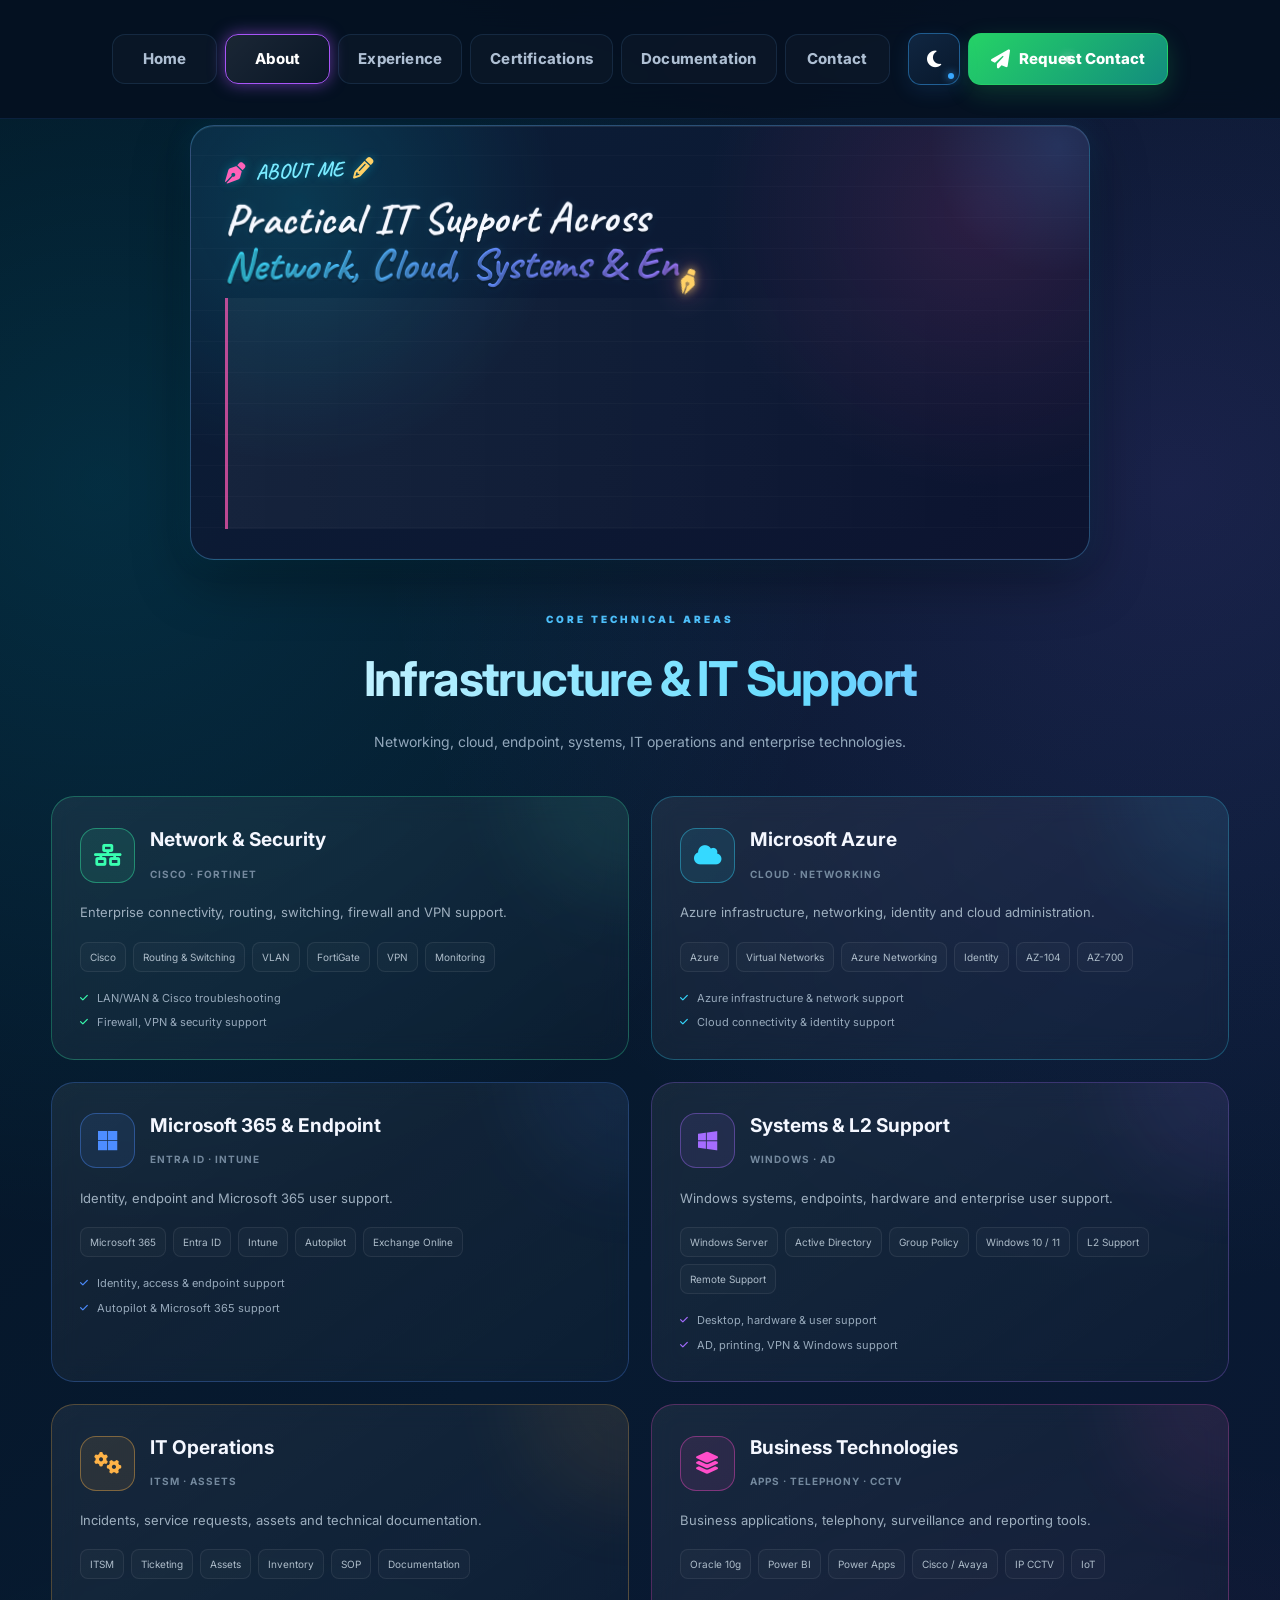
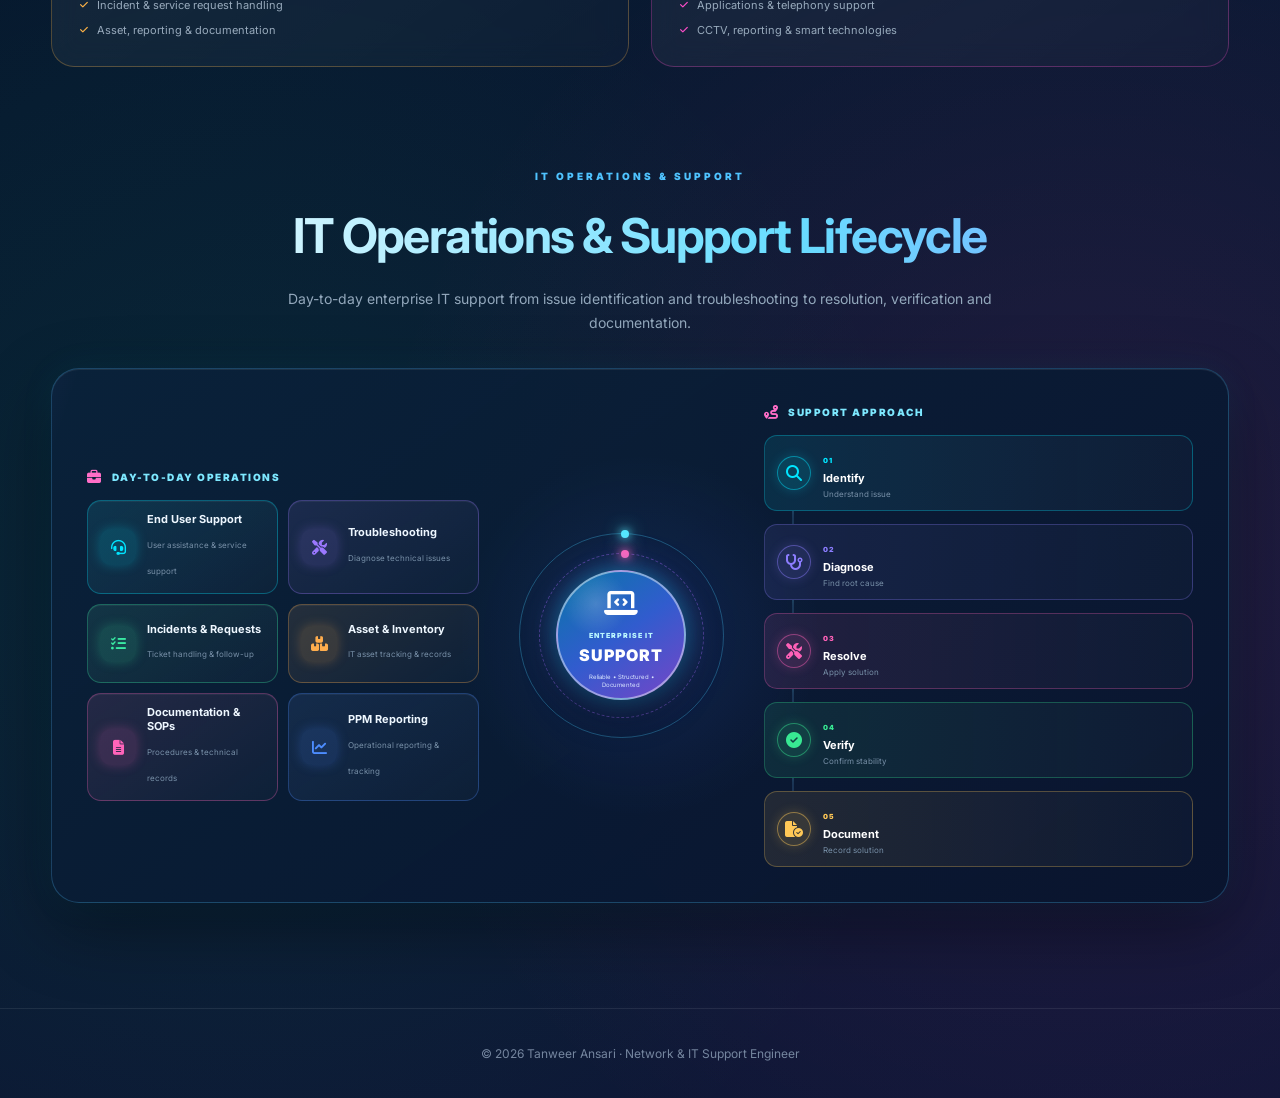
<file: expertise.html>
<!DOCTYPE html>
<html lang="en">

<head>

    <meta charset="UTF-8">

    <meta name="viewport"
          content="width=device-width, initial-scale=1.0">

    <title>
        Redirecting to About | Tanweer Ansari
    </title>

    <meta name="robots"
          content="noindex, follow">

    <meta http-equiv="refresh"
          content="0; url=about.html">

    <link rel="canonical"
          href="https://tanweer.site/about.html">

    <script>

        window.location.replace("about.html");

    </script>

</head>


<body>

    <p>

        Redirecting to

        <a href="about.html">
            About
        </a>

        ...

    </p>

</body>

</html>
</file>
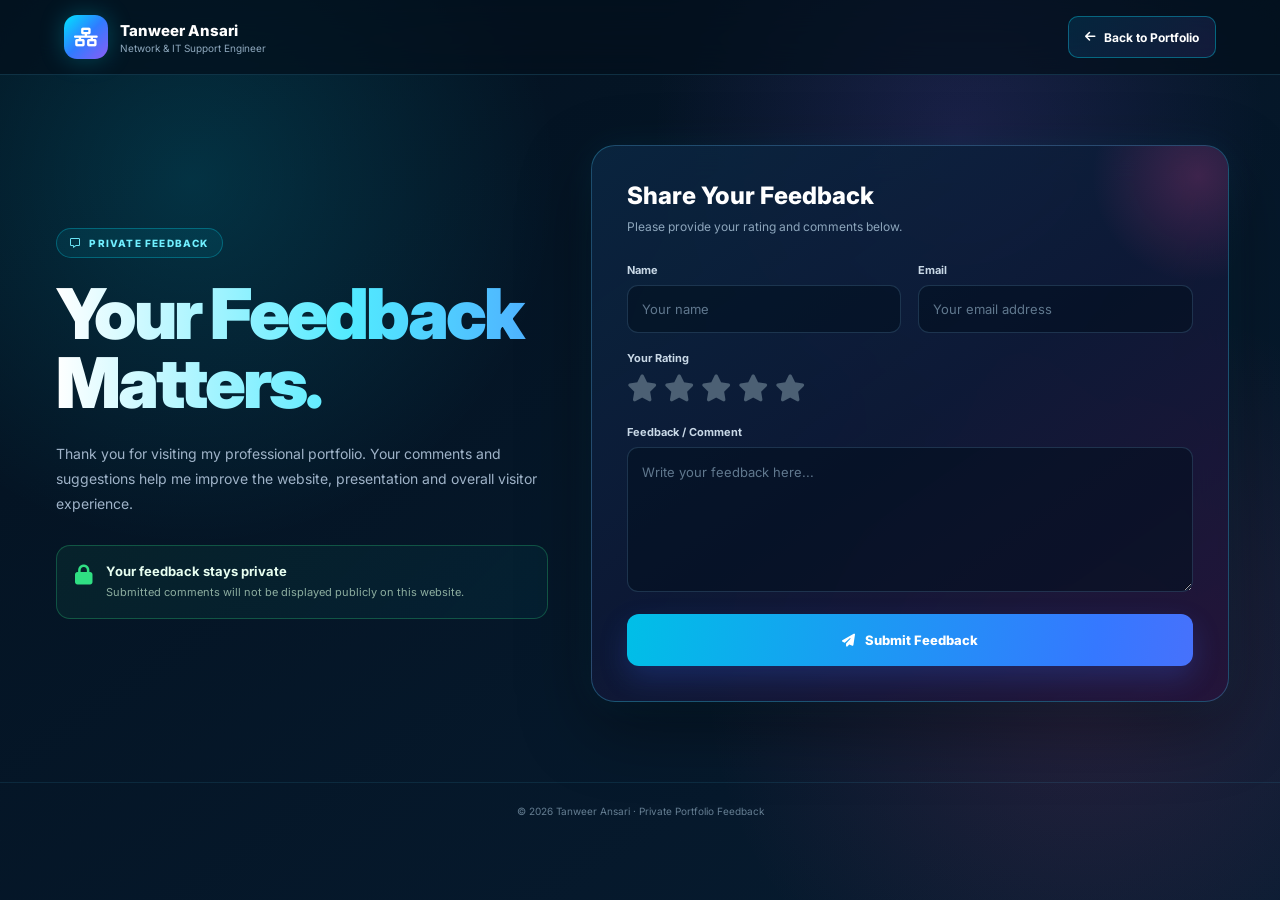
<file: feedback.html>
<!DOCTYPE html>
<html lang="en">

<head>

    <meta charset="UTF-8">

    <meta name="viewport"
          content="width=device-width, initial-scale=1.0">


    <title>
        Feedback | Tanweer Ansari
    </title>


    <meta name="description"
          content="Share private feedback about Tanweer Ansari's professional portfolio website.">


    <!-- FONT AWESOME -->

    <link rel="stylesheet"
          href="https://cdnjs.cloudflare.com/ajax/libs/font-awesome/6.5.2/css/all.min.css">


    <!-- GOOGLE FONT -->

    <link rel="preconnect"
          href="https://fonts.googleapis.com">

    <link rel="preconnect"
          href="https://fonts.gstatic.com"
          crossorigin>

    <link href="https://fonts.googleapis.com/css2?family=Inter:wght@400;500;600;700;800;900&display=swap"
          rel="stylesheet">


    <style>

        * {
            box-sizing: border-box;
            margin: 0;
            padding: 0;
        }


        :root {

            --bg-1: #03111f;
            --bg-2: #071c31;
            --card: rgba(8, 29, 50, .82);

            --text: #ffffff;
            --muted: #9fb3c8;

            --cyan: #00e5ff;
            --blue: #2f7cff;
            --purple: #8b5cf6;
            --pink: #ec4899;
            --green: #30df83;

        }


        body {

            min-height: 100vh;

            font-family:
                "Inter",
                Arial,
                sans-serif;

            color:
                var(--text);

            background:

                radial-gradient(
                    circle at 15% 20%,
                    rgba(0, 229, 255, .15),
                    transparent 28%
                ),

                radial-gradient(
                    circle at 85% 75%,
                    rgba(236, 72, 153, .14),
                    transparent 30%
                ),

                radial-gradient(
                    circle at 75% 15%,
                    rgba(139, 92, 246, .16),
                    transparent 25%
                ),

                linear-gradient(
                    145deg,
                    var(--bg-1),
                    var(--bg-2)
                );

            overflow-x:
                hidden;
        }


        body::before {

            content: "";

            position:
                fixed;

            inset:
                0;

            pointer-events:
                none;

            opacity:
                .20;

            background-image:

                linear-gradient(
                    rgba(255,255,255,.025) 1px,
                    transparent 1px
                ),

                linear-gradient(
                    90deg,
                    rgba(255,255,255,.025) 1px,
                    transparent 1px
                );

            background-size:
                40px 40px;
        }


        /* =====================================================
           HEADER
        ===================================================== */

        .feedback-header {

            position:
                relative;

            z-index:
                10;

            min-height:
                74px;

            padding:
                15px 5%;

            display:
                flex;

            align-items:
                center;

            justify-content:
                space-between;

            gap:
                20px;

            border-bottom:
                1px solid
                rgba(80, 210, 255, .16);

            background:
                rgba(3, 16, 29, .72);

            backdrop-filter:
                blur(18px);

            -webkit-backdrop-filter:
                blur(18px);
        }


        .brand {

            display:
                flex;

            align-items:
                center;

            gap:
                12px;

            text-decoration:
                none;

            color:
                #ffffff;
        }


        .brand-icon {

            width:
                44px;

            height:
                44px;

            display:
                flex;

            align-items:
                center;

            justify-content:
                center;

            border-radius:
                13px;

            background:
                linear-gradient(
                    135deg,
                    var(--cyan),
                    var(--blue),
                    var(--purple)
                );

            box-shadow:
                0 0 25px
                rgba(0, 229, 255, .25);

            font-size:
                19px;
        }


        .brand-text strong {

            display:
                block;

            font-size:
                15px;

            font-weight:
                800;
        }


        .brand-text span {

            display:
                block;

            margin-top:
                2px;

            font-size:
                10px;

            color:
                #8fa9be;
        }


        .back-home {

            display:
                inline-flex;

            align-items:
                center;

            justify-content:
                center;

            gap:
                8px;

            min-height:
                42px;

            padding:
                0 16px;

            border-radius:
                10px;

            border:
                1px solid
                rgba(0, 229, 255, .35);

            background:
                linear-gradient(
                    135deg,
                    rgba(0, 187, 255, .12),
                    rgba(139, 92, 246, .12)
                );

            color:
                #ffffff;

            text-decoration:
                none;

            font-size:
                12px;

            font-weight:
                700;

            transition:
                .3s ease;
        }


        .back-home:hover {

            transform:
                translateY(-3px);

            border-color:
                rgba(0, 229, 255, .80);

            box-shadow:
                0 10px 25px
                rgba(0, 229, 255, .13);
        }


        /* =====================================================
           MAIN
        ===================================================== */

        .feedback-page {

            position:
                relative;

            z-index:
                2;

            width:
                min(1180px, 92%);

            margin:
                0 auto;

            padding:
                70px 0 80px;
        }


        .feedback-grid {

            display:
                grid;

            grid-template-columns:
                .88fr 1.12fr;

            gap:
                38px;

            align-items:
                center;
        }


        /* =====================================================
           LEFT CONTENT
        ===================================================== */

        .feedback-info {

            padding:
                15px 5px;
        }


        .page-label {

            display:
                inline-flex;

            align-items:
                center;

            gap:
                8px;

            padding:
                8px 13px;

            border-radius:
                100px;

            border:
                1px solid
                rgba(0, 229, 255, .28);

            background:
                rgba(0, 229, 255, .07);

            color:
                #70efff;

            font-size:
                10px;

            font-weight:
                800;

            letter-spacing:
                1.2px;

            text-transform:
                uppercase;
        }


        .feedback-info h1 {

            margin-top:
                22px;

            font-size:
                clamp(42px, 6vw, 70px);

            font-weight:
                900;

            line-height:
                .98;

            letter-spacing:
                -3px;

            background:
                linear-gradient(
                    90deg,
                    #ffffff,
                    #52eaff,
                    #4c8dff,
                    #ae6cff,
                    #ff68b5,
                    #ffffff
                );

            background-size:
                300% auto;

            -webkit-background-clip:
                text;

            background-clip:
                text;

            color:
                transparent;

            -webkit-text-fill-color:
                transparent;

            animation:
                feedbackTitleFlow
                6s linear infinite;
        }


        .feedback-info p {

            margin-top:
                24px;

            max-width:
                520px;

            color:
                var(--muted);

            font-size:
                14px;

            line-height:
                1.8;
        }


        .privacy-card {

            margin-top:
                28px;

            max-width:
                520px;

            padding:
                17px 18px;

            display:
                flex;

            align-items:
                flex-start;

            gap:
                13px;

            border-radius:
                14px;

            border:
                1px solid
                rgba(48, 223, 131, .28);

            background:
                linear-gradient(
                    135deg,
                    rgba(48, 223, 131, .07),
                    rgba(0, 229, 255, .04)
                );
        }


        .privacy-card i {

            margin-top:
                2px;

            color:
                var(--green);

            font-size:
                20px;
        }


        .privacy-card strong {

            display:
                block;

            font-size:
                13px;

            color:
                #e8fff1;
        }


        .privacy-card span {

            display:
                block;

            margin-top:
                5px;

            color:
                #8daea0;

            font-size:
                11px;

            line-height:
                1.6;
        }


        /* =====================================================
           FORM CARD
        ===================================================== */

        .feedback-card {

            position:
                relative;

            overflow:
                hidden;

            padding:
                35px;

            border-radius:
                24px;

            border:
                1px solid
                rgba(73, 210, 255, .28);

            background:
                linear-gradient(
                    145deg,
                    rgba(10, 38, 64, .92),
                    rgba(14, 25, 55, .88),
                    rgba(38, 19, 58, .84)
                );

            box-shadow:
                0 25px 70px
                rgba(0, 0, 0, .38),

                0 0 35px
                rgba(0, 210, 255, .08);

            backdrop-filter:
                blur(18px);

            -webkit-backdrop-filter:
                blur(18px);
        }


        .feedback-card::before {

            content:
                "";

            position:
                absolute;

            top:
                -80px;

            right:
                -80px;

            width:
                220px;

            height:
                220px;

            border-radius:
                50%;

            background:
                radial-gradient(
                    circle,
                    rgba(236, 72, 153, .22),
                    transparent 68%
                );

            pointer-events:
                none;
        }


        .form-title {

            position:
                relative;

            z-index:
                2;

            margin-bottom:
                27px;
        }


        .form-title h2 {

            font-size:
                24px;

            font-weight:
                800;
        }


        .form-title p {

            margin-top:
                7px;

            color:
                #8da6bc;

            font-size:
                12px;

            line-height:
                1.6;
        }


        .form-row {

            display:
                grid;

            grid-template-columns:
                1fr 1fr;

            gap:
                17px;
        }


        .form-group {

            margin-bottom:
                18px;
        }


        .form-group label {

            display:
                block;

            margin-bottom:
                8px;

            color:
                #c9d9e7;

            font-size:
                11px;

            font-weight:
                700;
        }


        .field {

            width:
                100%;

            min-height:
                48px;

            padding:
                0 14px;

            outline:
                none;

            border:
                1px solid
                rgba(119, 185, 228, .20);

            border-radius:
                11px;

            background:
                rgba(2, 16, 30, .55);

            color:
                #ffffff;

            font-family:
                inherit;

            font-size:
                13px;

            transition:
                .3s ease;
        }


        textarea.field {

            min-height:
                145px;

            padding:
                14px;

            resize:
                vertical;

            line-height:
                1.6;
        }


        .field::placeholder {

            color:
                #60788e;
        }


        .field:focus {

            border-color:
                rgba(0, 229, 255, .75);

            box-shadow:
                0 0 0 3px
                rgba(0, 229, 255, .08);
        }


        /* =====================================================
           STAR RATING
        ===================================================== */

        .rating-area {

            margin-bottom:
                20px;
        }


        .rating-label {

            margin-bottom:
                9px;

            color:
                #c9d9e7;

            font-size:
                11px;

            font-weight:
                700;
        }


        .stars {

            display:
                flex;

            gap:
                7px;
        }


        .star {

            border:
                0;

            background:
                transparent;

            color:
                #4c6074;

            font-size:
                27px;

            cursor:
                pointer;

            transition:
                transform .20s ease,
                color .20s ease,
                filter .20s ease;
        }


        .star:hover {

            transform:
                translateY(-3px)
                scale(1.10);
        }


        .star.active {

            color:
                #ffd34d;

            filter:
                drop-shadow(
                    0 0 7px
                    rgba(255, 211, 77, .40)
                );
        }


        /* =====================================================
           SUBMIT BUTTON
        ===================================================== */

        .submit-btn {

            width:
                100%;

            min-height:
                52px;

            margin-top:
                3px;

            display:
                flex;

            align-items:
                center;

            justify-content:
                center;

            gap:
                10px;

            border:
                0;

            border-radius:
                12px;

            color:
                #ffffff;

            font-family:
                inherit;

            font-size:
                13px;

            font-weight:
                800;

            cursor:
                pointer;

            background:
                linear-gradient(
                    100deg,
                    #00bfe7,
                    #3578ff,
                    #8957ef,
                    #e948a0
                );

            background-size:
                250% auto;

            box-shadow:
                0 12px 28px
                rgba(55, 105, 255, .22);

            transition:
                transform .30s ease,
                box-shadow .30s ease;

            animation:
                submitGradient
                5s linear infinite;
        }


        .submit-btn:hover {

            transform:
                translateY(-4px);

            box-shadow:
                0 18px 35px
                rgba(72, 92, 255, .30);
        }


        .submit-btn:disabled {

            opacity:
                .55;

            cursor:
                not-allowed;

            transform:
                none;
        }


        /* =====================================================
           STATUS
        ===================================================== */

        .form-status {

            display:
                none;

            margin-top:
                15px;

            padding:
                12px 14px;

            border-radius:
                10px;

            font-size:
                11px;

            line-height:
                1.5;
        }


        .form-status.success {

            display:
                block;

            color:
                #baffd1;

            border:
                1px solid
                rgba(48, 223, 131, .28);

            background:
                rgba(48, 223, 131, .08);
        }


        .form-status.error {

            display:
                block;

            color:
                #ffd0d7;

            border:
                1px solid
                rgba(255, 88, 115, .30);

            background:
                rgba(255, 88, 115, .08);
        }


        /* =====================================================
           FOOTER
        ===================================================== */

        .feedback-footer {

            position:
                relative;

            z-index:
                2;

            padding:
                22px;

            text-align:
                center;

            color:
                #657e92;

            font-size:
                10px;

            border-top:
                1px solid
                rgba(80, 210, 255, .10);
        }


        /* =====================================================
           ANIMATIONS
        ===================================================== */

        @keyframes feedbackTitleFlow {

            from {
                background-position:
                    0% center;
            }

            to {
                background-position:
                    300% center;
            }

        }


        @keyframes submitGradient {

            from {
                background-position:
                    0% center;
            }

            to {
                background-position:
                    250% center;
            }

        }


        /* =====================================================
           MOBILE
        ===================================================== */

        @media (max-width: 850px) {

            .feedback-page {

                padding:
                    45px 0 60px;
            }


            .feedback-grid {

                grid-template-columns:
                    1fr;

                gap:
                    32px;
            }


            .feedback-info {

                text-align:
                    center;
            }


            .feedback-info p,
            .privacy-card {

                margin-left:
                    auto;

                margin-right:
                    auto;
            }


            .privacy-card {

                text-align:
                    left;
            }

        }


        @media (max-width: 560px) {

            .feedback-header {

                padding:
                    12px 4%;
            }


            .brand-text span {

                display:
                    none;
            }


            .back-home {

                padding:
                    0 12px;

                font-size:
                    10px;
            }


            .feedback-info h1 {

                font-size:
                    45px;

                letter-spacing:
                    -2px;
            }


            .feedback-card {

                padding:
                    24px 18px;

                border-radius:
                    18px;
            }


            .form-row {

                grid-template-columns:
                    1fr;

                gap:
                    0;
            }

        }

    </style>

</head>


<body>


<!-- =========================================================
     HEADER
========================================================= -->

<header class="feedback-header">

    <a href="index.html"
       class="brand">

        <div class="brand-icon">

            <i class="fa-solid fa-network-wired"></i>

        </div>


        <div class="brand-text">

            <strong>
                Tanweer Ansari
            </strong>

            <span>
                Network & IT Support Engineer
            </span>

        </div>

    </a>


    <a href="index.html"
       class="back-home">

        <i class="fa-solid fa-arrow-left"></i>

        Back to Portfolio

    </a>

</header>



<!-- =========================================================
     FEEDBACK PAGE
========================================================= -->

<main class="feedback-page">


    <div class="feedback-grid">


        <!-- LEFT SIDE -->

        <section class="feedback-info">


            <div class="page-label">

                <i class="fa-regular fa-message"></i>

                Private Feedback

            </div>


            <h1>
                Your Feedback Matters.
            </h1>


            <p>

                Thank you for visiting my professional portfolio.
                Your comments and suggestions help me improve the
                website, presentation and overall visitor experience.

            </p>


            <div class="privacy-card">

                <i class="fa-solid fa-lock"></i>


                <div>

                    <strong>
                        Your feedback stays private
                    </strong>

                    <span>

                        Submitted comments will not be displayed
                        publicly on this website.

                    </span>

                </div>

            </div>


        </section>



        <!-- FORM SIDE -->

        <section class="feedback-card">


            <div class="form-title">

                <h2>
                    Share Your Feedback
                </h2>

                <p>

                    Please provide your rating and comments below.

                </p>

            </div>



            <form id="feedbackForm">


                <div class="form-row">


                    <div class="form-group">

                        <label for="feedbackName">
                            Name
                        </label>

                        <input
                            id="feedbackName"
                            class="field"
                            type="text"
                            maxlength="80"
                            placeholder="Your name"
                            required>

                    </div>



                    <div class="form-group">

                        <label for="feedbackEmail">
                            Email
                        </label>

                        <input
                            id="feedbackEmail"
                            class="field"
                            type="email"
                            maxlength="120"
                            placeholder="Your email address"
                            required>

                    </div>


                </div>



                <div class="rating-area">

                    <div class="rating-label">
                        Your Rating
                    </div>


                    <div class="stars"
                         id="ratingStars">

                        <button
                            type="button"
                            class="star"
                            data-value="1"
                            aria-label="1 star">

                            <i class="fa-solid fa-star"></i>

                        </button>


                        <button
                            type="button"
                            class="star"
                            data-value="2"
                            aria-label="2 stars">

                            <i class="fa-solid fa-star"></i>

                        </button>


                        <button
                            type="button"
                            class="star"
                            data-value="3"
                            aria-label="3 stars">

                            <i class="fa-solid fa-star"></i>

                        </button>


                        <button
                            type="button"
                            class="star"
                            data-value="4"
                            aria-label="4 stars">

                            <i class="fa-solid fa-star"></i>

                        </button>


                        <button
                            type="button"
                            class="star"
                            data-value="5"
                            aria-label="5 stars">

                            <i class="fa-solid fa-star"></i>

                        </button>

                    </div>


                    <input
                        type="hidden"
                        id="feedbackRating"
                        value="0">

                </div>



                <div class="form-group">

                    <label for="feedbackMessage">
                        Feedback / Comment
                    </label>

                    <textarea
                        id="feedbackMessage"
                        class="field"
                        maxlength="1500"
                        placeholder="Write your feedback here..."
                        required></textarea>

                </div>



                <button
                    id="feedbackSubmit"
                    class="submit-btn"
                    type="submit">

                    <i class="fa-solid fa-paper-plane"></i>

                    Submit Feedback

                </button>


                <div
                    id="feedbackStatus"
                    class="form-status">
                </div>


            </form>


        </section>


    </div>


</main>



<footer class="feedback-footer">

    © 2026 Tanweer Ansari · Private Portfolio Feedback

</footer>



<!-- =========================================================
     FEEDBACK JAVASCRIPT
========================================================= -->

<script>

    const stars =
        document.querySelectorAll(
            ".star"
        );


    const ratingInput =
        document.getElementById(
            "feedbackRating"
        );


    stars.forEach(
        star => {

            star.addEventListener(
                "click",
                function () {

                    const rating =
                        Number(
                            this.dataset.value
                        );


                    ratingInput.value =
                        rating;


                    stars.forEach(
                        item => {

                            const value =
                                Number(
                                    item.dataset.value
                                );


                            item.classList.toggle(
                                "active",
                                value <= rating
                            );

                        }
                    );

                }
            );

        }
    );



    const form =
        document.getElementById(
            "feedbackForm"
        );


    const submitButton =
        document.getElementById(
            "feedbackSubmit"
        );


    const statusBox =
        document.getElementById(
            "feedbackStatus"
        );



    form.addEventListener(
        "submit",
        async function (event) {

            event.preventDefault();


            const rating =
                Number(
                    ratingInput.value
                );


            if (rating < 1) {

                statusBox.className =
                    "form-status error";

                statusBox.textContent =
                    "Please select a star rating.";

                return;

            }


            const feedbackData = {

                name:
                    document
                        .getElementById(
                            "feedbackName"
                        )
                        .value
                        .trim(),

                email:
                    document
                        .getElementById(
                            "feedbackEmail"
                        )
                        .value
                        .trim(),

                rating:
                    rating,

                message:
                    document
                        .getElementById(
                            "feedbackMessage"
                        )
                        .value
                        .trim()

            };


            submitButton.disabled =
                true;


            submitButton.innerHTML =
                '<i class="fa-solid fa-circle-notch fa-spin"></i> Sending...';


            statusBox.className =
                "form-status";


            try {


                const response =
                    await fetch(

                        "https://live-visitor-counter.tanweerstudy25.workers.dev/feedback",

                        {

                            method:
                                "POST",

                            headers: {

                                "Content-Type":
                                    "application/json"

                            },

                            body:
                                JSON.stringify(
                                    feedbackData
                                )

                        }

                    );


                const result =
                    await response.json();


                if (
                    !response.ok ||
                    !result.success
                ) {

                    throw new Error(
                        result.error ||
                        "Unable to submit feedback"
                    );

                }


                statusBox.className =
                    "form-status success";


                statusBox.textContent =
                    "Thank you! Your private feedback has been submitted successfully.";


                form.reset();


                ratingInput.value =
                    "0";


                stars.forEach(
                    star => {

                        star.classList.remove(
                            "active"
                        );

                    }
                );


            }
            catch (
                error
            ) {


                statusBox.className =
                    "form-status error";


                statusBox.textContent =
                    "Feedback service is being configured. Please try again shortly.";

            }
            finally {


                submitButton.disabled =
                    false;


                submitButton.innerHTML =
                    '<i class="fa-solid fa-paper-plane"></i> Submit Feedback';

            }

        }
    );

</script>


</body>

</html>
</file>
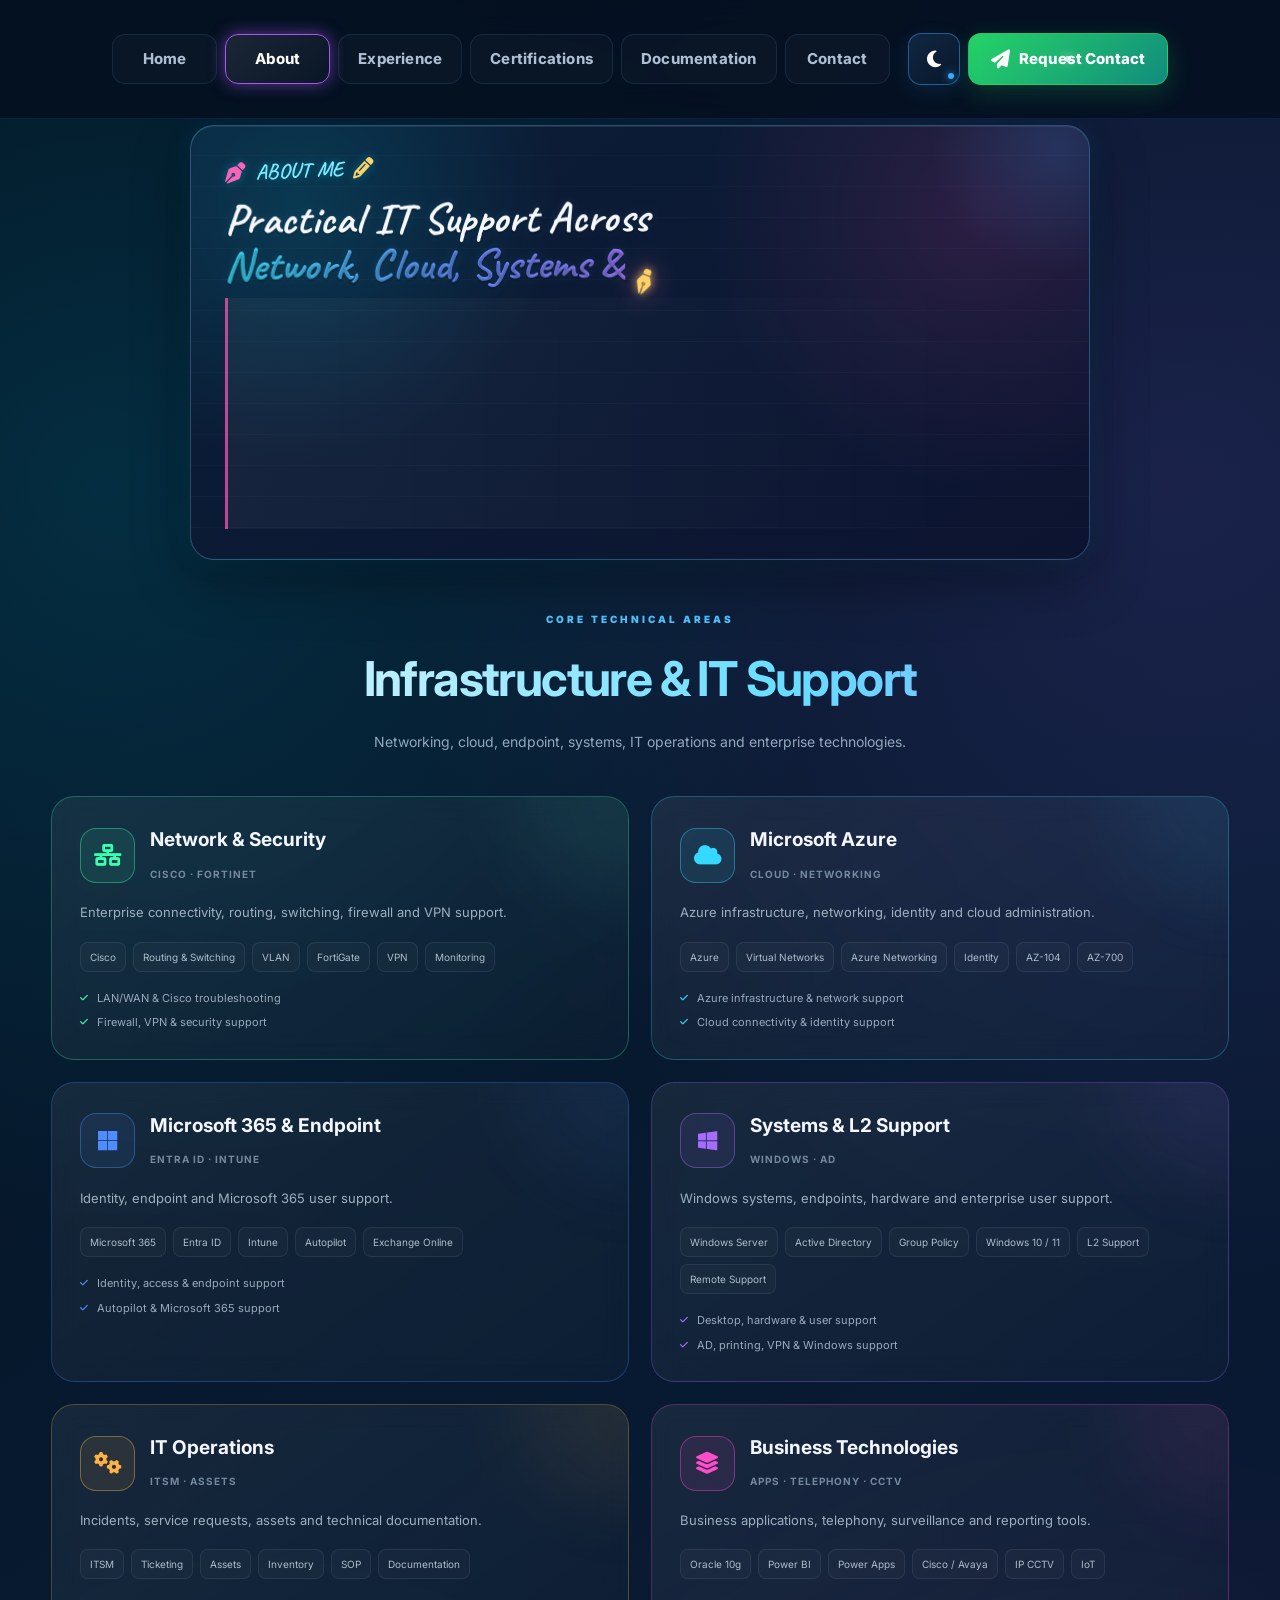
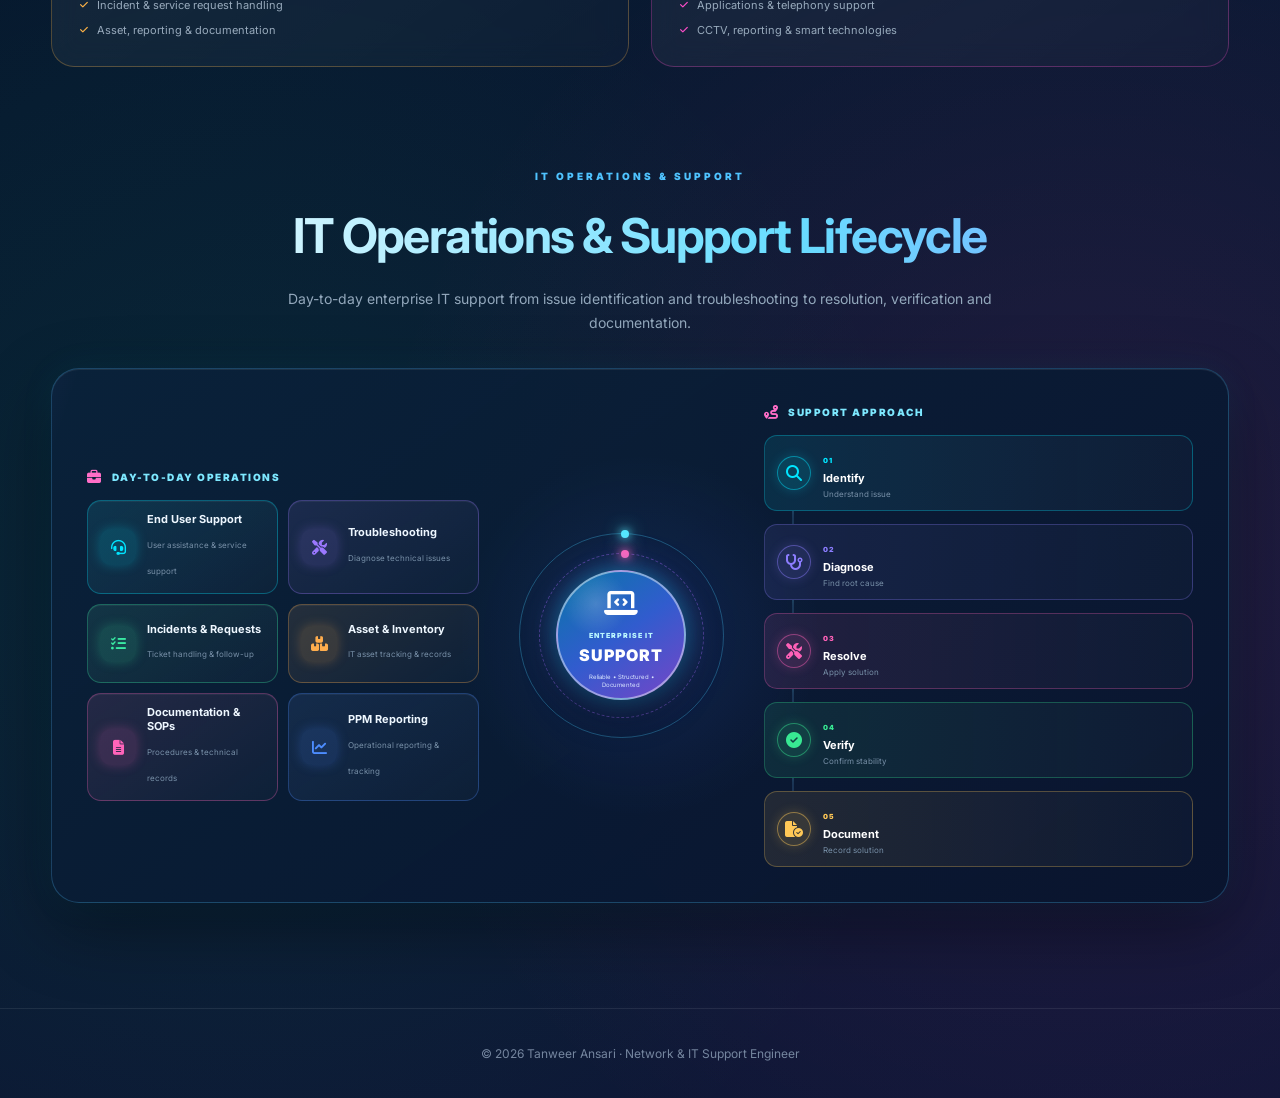
<file: projects.html>
<!DOCTYPE html>
<html lang="en">

<head>
    <meta charset="UTF-8">
    <meta name="viewport"
          content="width=device-width, initial-scale=1.0">

    <title>Redirecting to About | Tanweer Ansari</title>

    <meta name="robots"
          content="noindex, follow">

    <meta http-equiv="refresh"
          content="0; url=about.html">

    <link rel="canonical"
          href="https://tanweer.site/about.html">

    <script>
        window.location.replace("about.html");
    </script>

</head>

<body>

    <p>
        Redirecting to
        <a href="about.html">About</a>...
    </p>

</body>

</html>
</file>
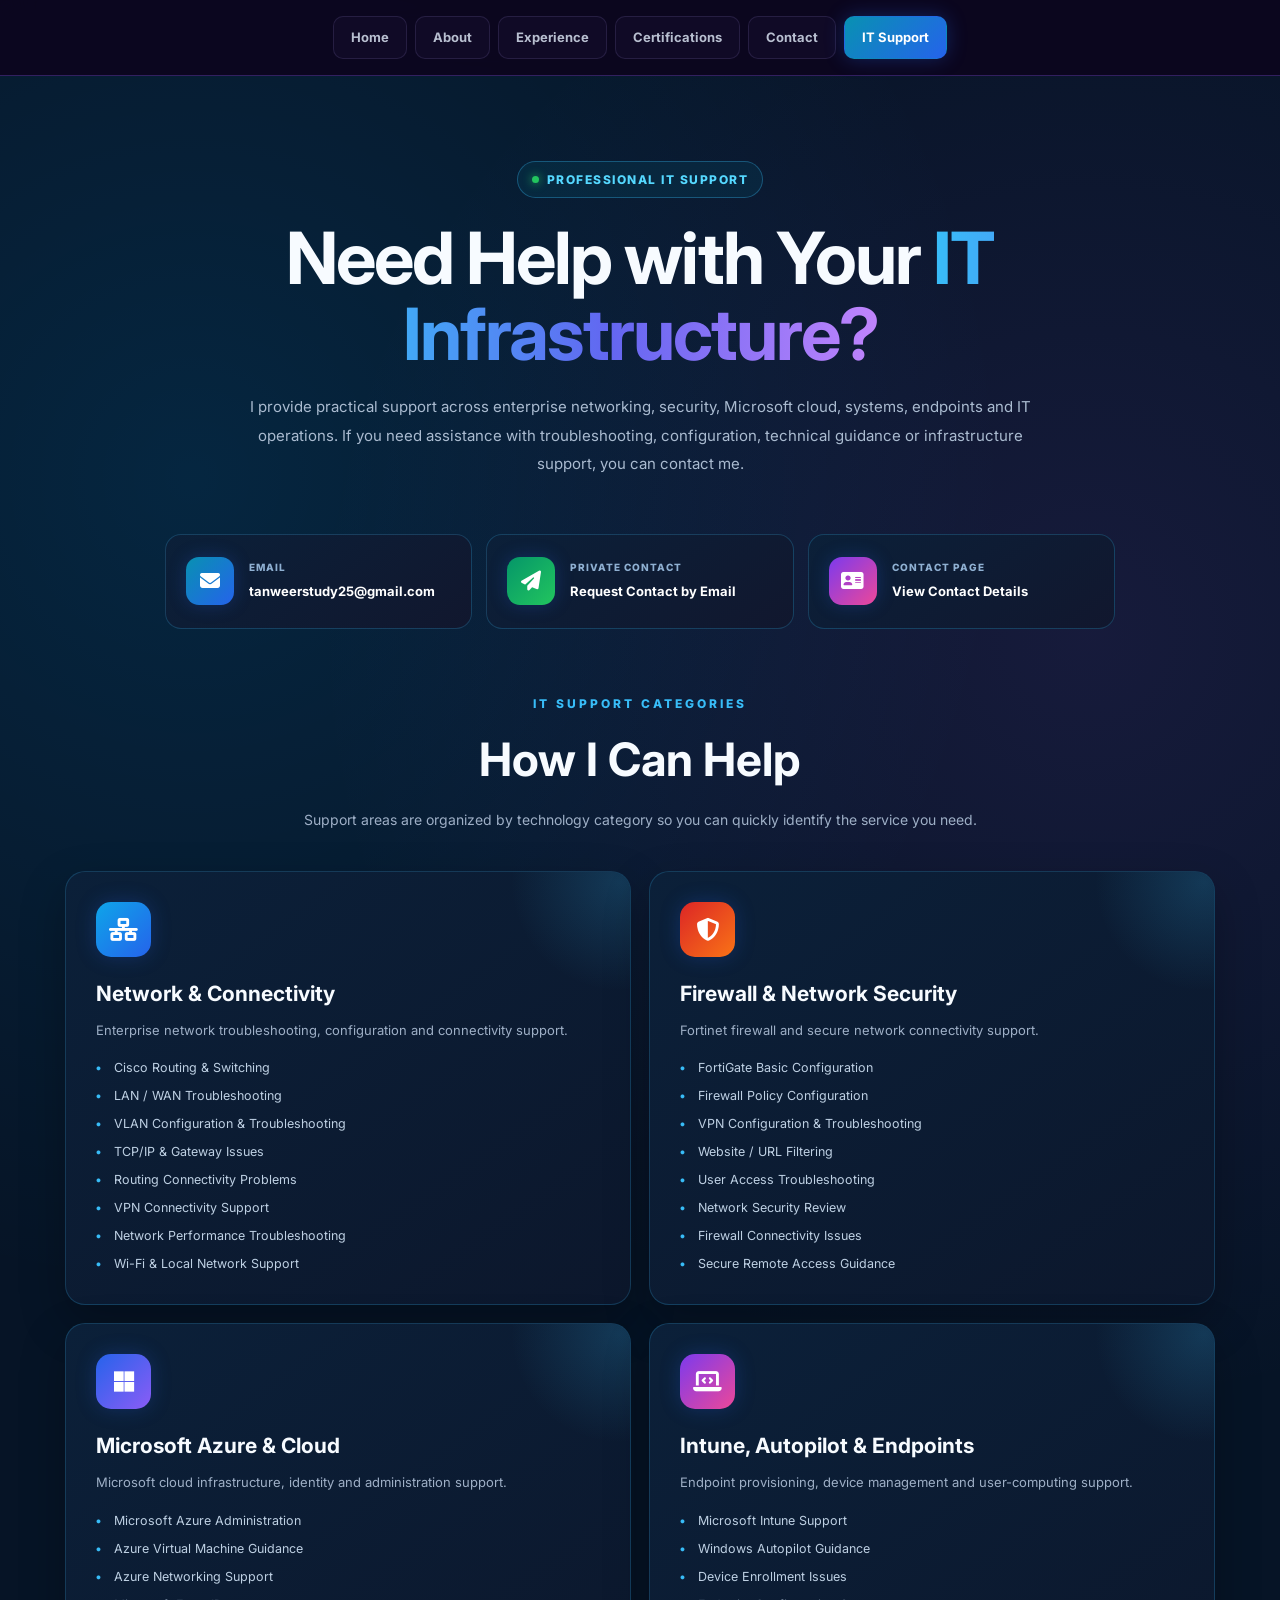
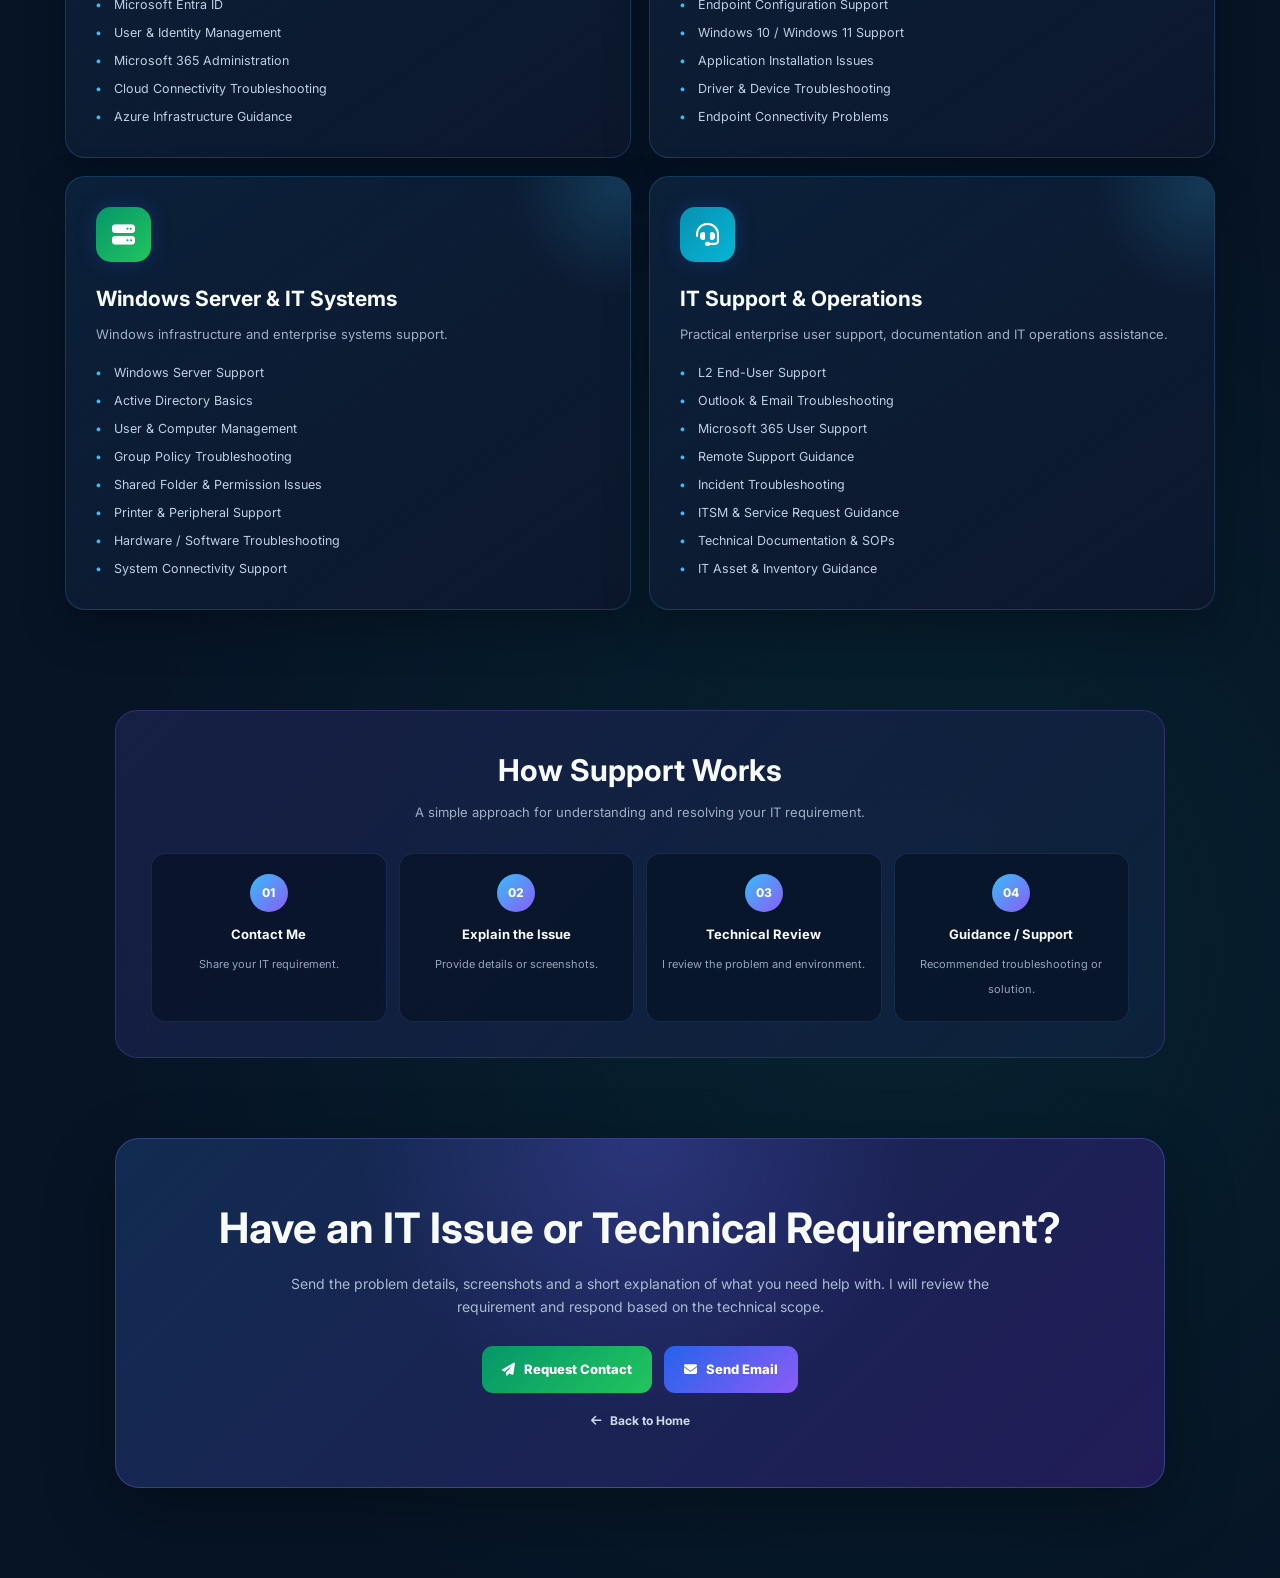
<file: support.html>
<!DOCTYPE html>
<html lang="en">

<head>

    <meta charset="UTF-8">

    <meta name="viewport"
          content="width=device-width, initial-scale=1.0">

    <title>IT Support Services | Tanweer Ansari</title>

    <meta name="description"
          content="Professional IT support services covering networking, Fortinet firewall, Microsoft Azure, Microsoft 365, Entra ID, Intune, Windows Server, endpoint support and enterprise IT infrastructure.">

    <link rel="stylesheet"
          href="https://cdnjs.cloudflare.com/ajax/libs/font-awesome/6.5.2/css/all.min.css">

    <link rel="preconnect"
          href="https://fonts.googleapis.com">

    <link rel="preconnect"
          href="https://fonts.gstatic.com"
          crossorigin>

    <link href="https://fonts.googleapis.com/css2?family=Inter:wght@400;500;600;700;800&display=swap"
          rel="stylesheet">


<style>

/* =========================================================
   RESET
========================================================= */

* {
    margin: 0;
    padding: 0;
    box-sizing: border-box;
}

html {
    scroll-behavior: smooth;
}

body {

    font-family: "Inter", sans-serif;

    color: #f7fbff;

    min-height: 100vh;

    background:
        radial-gradient(
            circle at 15% 15%,
            rgba(0, 170, 255, .12),
            transparent 28%
        ),
        radial-gradient(
            circle at 85% 20%,
            rgba(168, 85, 247, .10),
            transparent 28%
        ),
        radial-gradient(
            circle at 70% 80%,
            rgba(0, 220, 170, .07),
            transparent 30%
        ),
        #061426;

    line-height: 1.6;
}


/* =========================================================
   NAVBAR
========================================================= */

.navbar {

    position: sticky;

    top: 0;

    z-index: 1000;

    min-height: 76px;

    display: flex;

    align-items: center;

    justify-content: center;

    padding: 0 20px;

    background:
        rgba(12, 6, 30, .94);

    backdrop-filter:
        blur(18px);

    border-bottom:
        1px solid rgba(139, 92, 246, .30);

}


.nav-menu {

    display: flex;

    align-items: center;

    justify-content: center;

    flex-wrap: wrap;

    gap: 8px;

}


.nav-menu a {

    color: #b8bfd0;

    text-decoration: none;

    padding: 10px 17px;

    border-radius: 10px;

    border:
        1px solid rgba(120, 100, 170, .22);

    background:
        rgba(20, 15, 45, .62);

    font-size: 13px;

    font-weight: 700;

    transition:
        transform .3s ease,
        border-color .3s ease,
        box-shadow .3s ease,
        color .3s ease;

}


.nav-menu a:hover {

    color: #ffffff;

    transform:
        translateY(-2px);

    border-color:
        #39a8ff;

    box-shadow:
        0 0 20px rgba(57,168,255,.20);

}


.nav-menu a.active {

    color: #ffffff;

    border-color: transparent;

    background:
        linear-gradient(
            135deg,
            #0891b2,
            #2563eb
        );

    box-shadow:
        0 0 20px rgba(37,99,235,.30);

}


/* =========================================================
   HERO
========================================================= */

.support-hero {

    width:
        min(1150px, 92%);

    margin:
        0 auto;

    padding:
        85px 0 55px;

    text-align:
        center;

}


.hero-badge {

    display:
        inline-flex;

    align-items:
        center;

    gap:
        8px;

    padding:
        8px 14px;

    border-radius:
        30px;

    color:
        #55d8ff;

    border:
        1px solid rgba(56,189,248,.32);

    background:
        rgba(8,145,178,.10);

    font-size:
        12px;

    font-weight:
        800;

    letter-spacing:
        1.5px;

    margin-bottom:
        22px;

}


.hero-badge span {

    width:
        7px;

    height:
        7px;

    border-radius:
        50%;

    background:
        #22c55e;

    box-shadow:
        0 0 10px #22c55e;

}


.support-hero h1 {

    max-width:
        950px;

    margin:
        0 auto 22px;

    font-size:
        clamp(44px, 6vw, 72px);

    line-height:
        1.05;

    letter-spacing:
        -2px;

}


.support-hero h1 span {

    background:
        linear-gradient(
            90deg,
            #38bdf8,
            #6366f1,
            #c084fc
        );

    -webkit-background-clip:
        text;

    background-clip:
        text;

    -webkit-text-fill-color:
        transparent;

}


.support-hero p {

    max-width:
        820px;

    margin:
        0 auto;

    color:
        #aabbd0;

    font-size:
        15px;

    line-height:
        1.9;

}


/* =========================================================
   QUICK CONTACT
========================================================= */

.quick-contact {

    width:
        min(950px, 92%);

    margin:
        0 auto 65px;

    display:
        grid;

    grid-template-columns:
        repeat(3, 1fr);

    gap:
        14px;

}


.quick-card {

    min-height:
        95px;

    padding:
        20px;

    border-radius:
        16px;

    text-decoration:
        none;

    color:
        #ffffff;

    display:
        flex;

    align-items:
        center;

    gap:
        15px;

    background:
        linear-gradient(
            145deg,
            #0b2039,
            #11172e
        );

    border:
        1px solid rgba(56,189,248,.22);

    transition:
        .3s ease;

}


.quick-card:hover {

    transform:
        translateY(-5px);

    border-color:
        #38bdf8;

    box-shadow:
        0 0 25px rgba(56,189,248,.15);

}


.quick-icon {

    width:
        48px;

    height:
        48px;

    flex:
        0 0 48px;

    display:
        flex;

    align-items:
        center;

    justify-content:
        center;

    border-radius:
        13px;

    font-size:
        20px;

    background:
        linear-gradient(
            135deg,
            #0891b2,
            #2563eb
        );

    box-shadow:
        0 0 18px rgba(37,99,235,.25);

}


.quick-card:nth-child(2)
.quick-icon {

    background:
        linear-gradient(
            135deg,
            #059669,
            #22c55e
        );

}


.quick-card:nth-child(3)
.quick-icon {

    background:
        linear-gradient(
            135deg,
            #7c3aed,
            #ec4899
        );

}


.quick-card small {

    display:
        block;

    color:
        #8fb0d2;

    font-size:
        10px;

    font-weight:
        800;

    letter-spacing:
        1px;

    margin-bottom:
        3px;

}


.quick-card strong {

    font-size:
        13px;

}


/* =========================================================
   SERVICE SECTION
========================================================= */

.services-section {

    width:
        min(1150px, 92%);

    margin:
        0 auto;

    padding-bottom:
        80px;

}


.section-heading {

    text-align:
        center;

    margin-bottom:
        40px;

}


.section-label {

    color:
        #38bdf8;

    font-size:
        12px;

    font-weight:
        800;

    letter-spacing:
        3px;

    margin-bottom:
        10px;

}


.section-heading h2 {

    font-size:
        clamp(32px, 4vw, 46px);

    margin-bottom:
        12px;

}


.section-heading p {

    color:
        #9eafc6;

    max-width:
        750px;

    margin:
        0 auto;

    font-size:
        14px;

}


.services-grid {

    display:
        grid;

    grid-template-columns:
        repeat(2, 1fr);

    gap:
        18px;

}


/* =========================================================
   SERVICE CARDS
========================================================= */

.service-card {

    position:
        relative;

    overflow:
        hidden;

    min-height:
        330px;

    padding:
        30px;

    border-radius:
        20px;

    background:
        linear-gradient(
            145deg,
            #0b2039,
            #0c172c
        );

    border:
        1px solid rgba(56,189,248,.20);

    box-shadow:
        0 18px 45px rgba(0,0,0,.25);

    transition:
        transform .35s ease,
        border-color .35s ease,
        box-shadow .35s ease;

}


.service-card:hover {

    transform:
        translateY(-7px);

    border-color:
        rgba(56,189,248,.70);

    box-shadow:
        0 25px 60px rgba(0,0,0,.35),
        0 0 28px rgba(56,189,248,.12);

}


.service-card::before {

    content:
        "";

    position:
        absolute;

    width:
        220px;

    height:
        220px;

    top:
        -100px;

    right:
        -100px;

    border-radius:
        50%;

    background:
        radial-gradient(
            circle,
            rgba(56,189,248,.18),
            transparent 70%
        );

}


.service-icon {

    width:
        55px;

    height:
        55px;

    display:
        flex;

    align-items:
        center;

    justify-content:
        center;

    border-radius:
        15px;

    margin-bottom:
        20px;

    font-size:
        23px;

    color:
        #ffffff;

    background:
        linear-gradient(
            135deg,
            #0ea5e9,
            #2563eb
        );

    box-shadow:
        0 0 20px rgba(37,99,235,.25);

}


.service-card:nth-child(2)
.service-icon {

    background:
        linear-gradient(
            135deg,
            #dc2626,
            #f97316
        );

}


.service-card:nth-child(3)
.service-icon {

    background:
        linear-gradient(
            135deg,
            #2563eb,
            #8b5cf6
        );

}


.service-card:nth-child(4)
.service-icon {

    background:
        linear-gradient(
            135deg,
            #7c3aed,
            #ec4899
        );

}


.service-card:nth-child(5)
.service-icon {

    background:
        linear-gradient(
            135deg,
            #059669,
            #22c55e
        );

}


.service-card:nth-child(6)
.service-icon {

    background:
        linear-gradient(
            135deg,
            #0891b2,
            #06b6d4
        );

}


.service-card h3 {

    font-size:
        21px;

    margin-bottom:
        9px;

}


.service-card > p {

    color:
        #9eafc6;

    font-size:
        13px;

    margin-bottom:
        18px;

}


.service-card ul {

    list-style:
        none;

    display:
        flex;

    flex-direction:
        column;

    gap:
        8px;

}


.service-card li {

    position:
        relative;

    padding-left:
        18px;

    color:
        #bed0e3;

    font-size:
        12.5px;

}


.service-card li::before {

    content:
        "•";

    position:
        absolute;

    left:
        0;

    color:
        #38bdf8;

    font-weight:
        900;

}


/* =========================================================
   PROCESS
========================================================= */

.process-section {

    padding:
        20px 0 80px;

}


.process-box {

    width:
        min(1050px, 92%);

    margin:
        0 auto;

    padding:
        35px;

    border-radius:
        22px;

    border:
        1px solid rgba(139,92,246,.25);

    background:
        linear-gradient(
            135deg,
            rgba(28,34,79,.75),
            rgba(14,35,62,.80)
        );

}


.process-title {

    text-align:
        center;

    margin-bottom:
        30px;

}


.process-title h2 {

    font-size:
        30px;

    margin-bottom:
        8px;

}


.process-title p {

    color:
        #9eafc6;

    font-size:
        13px;

}


.process-grid {

    display:
        grid;

    grid-template-columns:
        repeat(4, 1fr);

    gap:
        12px;

}


.process-step {

    text-align:
        center;

    padding:
        20px 15px;

    border-radius:
        14px;

    background:
        rgba(5,18,35,.65);

    border:
        1px solid rgba(80,150,255,.16);

}


.process-number {

    width:
        38px;

    height:
        38px;

    margin:
        0 auto 12px;

    display:
        flex;

    align-items:
        center;

    justify-content:
        center;

    border-radius:
        50%;

    font-size:
        12px;

    font-weight:
        800;

    background:
        linear-gradient(
            135deg,
            #38bdf8,
            #8b5cf6
        );

}


.process-step strong {

    display:
        block;

    font-size:
        13px;

    margin-bottom:
        5px;

}


.process-step span {

    color:
        #92a6be;

    font-size:
        11px;

}


/* =========================================================
   CALL TO ACTION
========================================================= */

.cta-section {

    width:
        min(1050px, 92%);

    margin:
        0 auto 90px;

    padding:
        55px 35px;

    text-align:
        center;

    border-radius:
        24px;

    background:
        radial-gradient(
            circle at 50% 0%,
            rgba(99,102,241,.25),
            transparent 45%
        ),
        linear-gradient(
            135deg,
            #122b50,
            #211c57
        );

    border:
        1px solid rgba(129,140,248,.28);

    box-shadow:
        0 25px 70px rgba(0,0,0,.30);

}


.cta-section h2 {

    font-size:
        clamp(30px, 4vw, 42px);

    margin-bottom:
        12px;

}


.cta-section p {

    color:
        #a9bbd0;

    max-width:
        720px;

    margin:
        0 auto 28px;

    font-size:
        14px;

}


.cta-buttons {

    display:
        flex;

    align-items:
        center;

    justify-content:
        center;

    flex-wrap:
        wrap;

    gap:
        12px;

}


.cta-btn {

    display:
        inline-flex;

    align-items:
        center;

    justify-content:
        center;

    gap:
        9px;

    min-height:
        47px;

    padding:
        0 20px;

    border-radius:
        11px;

    text-decoration:
        none;

    color:
        #ffffff;

    font-size:
        13px;

    font-weight:
        800;

    transition:
        .3s ease;

}


.cta-whatsapp {

    background:
        linear-gradient(
            135deg,
            #059669,
            #22c55e
        );

}


.cta-email {

    background:
        linear-gradient(
            135deg,
            #2563eb,
            #8b5cf6
        );

}


.cta-btn:hover {

    transform:
        translateY(-4px)
        scale(1.03);

    filter:
        brightness(1.12);

    box-shadow:
        0 12px 30px rgba(0,0,0,.28);

}


/* =========================================================
   BACK HOME
========================================================= */

.back-home {

    display:
        inline-flex;

    align-items:
        center;

    gap:
        8px;

    margin-top:
        18px;

    color:
        #cdd9e8;

    text-decoration:
        none;

    font-size:
        12px;

    font-weight:
        700;

}


/* =========================================================
   MOBILE
========================================================= */

@media(max-width:900px) {

    .quick-contact {

        grid-template-columns:
            1fr;

    }

    .services-grid {

        grid-template-columns:
            1fr;

    }

    .process-grid {

        grid-template-columns:
            repeat(2,1fr);

    }

}


@media(max-width:550px) {

    .navbar {

        padding:
            12px;

    }

    .nav-menu a {

        padding:
            8px 10px;

        font-size:
            11px;

    }

    .support-hero {

        padding-top:
            55px;

    }

    .process-grid {

        grid-template-columns:
            1fr;

    }

    .service-card {

        padding:
            24px;

    }

}

</style>

</head>


<body>


<!-- =========================================================
     NAVIGATION
========================================================= -->

<header class="navbar">

   <nav class="nav-menu">

    <a href="index.html">
        Home
    </a>

    <a href="about.html">
        About
    </a>

  
    <a href="experience.html">
        Experience
    </a>

    <a href="certifications.html">
        Certifications
    </a>

    <a href="contact.html">
        Contact
    </a>

    <a href="support.html" class="active">
        IT Support
    </a>

</nav>
</header>



<!-- =========================================================
     HERO
========================================================= -->

<section class="support-hero">

    <div class="hero-badge">

        <span></span>

        PROFESSIONAL IT SUPPORT

    </div>


    <h1>

        Need Help with Your
        <span>IT Infrastructure?</span>

    </h1>


    <p>

        I provide practical support across enterprise networking,
        security, Microsoft cloud, systems, endpoints and IT operations.
        If you need assistance with troubleshooting, configuration,
        technical guidance or infrastructure support, you can contact me.

    </p>

</section>



<!-- =========================================================
     QUICK CONTACT
========================================================= -->

<section class="quick-contact">


    <a href="mailto:tanweerstudy25@gmail.com"
       class="quick-card">

        <div class="quick-icon">

            <i class="fa-solid fa-envelope"></i>

        </div>

        <div>

            <small>
                EMAIL
            </small>

            <strong>
                tanweerstudy25@gmail.com
            </strong>

        </div>

    </a>



    <a href="mailto:tanweerstudy25@gmail.com?subject=Contact%20Request%20from%20IT%20Support%20Page&body=Hello%20Tanweer%2C%0A%0AI%20visited%20your%20IT%20Support%20page%20and%20would%20like%20to%20contact%20you.%0A%0AName%3A%20%0ACompany%3A%20%0AReason%20for%20contact%3A%20%0A%0AThank%20you."
   class="quick-card">

    <div class="quick-icon">
        <i class="fa-solid fa-paper-plane"></i>
    </div>

    <div>

        <small>
            PRIVATE CONTACT
        </small>

        <strong>
            Request Contact by Email
        </strong>

    </div>

</a>



    <a href="contact.html"
       class="quick-card">

        <div class="quick-icon">

            <i class="fa-solid fa-address-card"></i>

        </div>

        <div>

            <small>
                CONTACT PAGE
            </small>

            <strong>
                View Contact Details
            </strong>

        </div>

    </a>


</section>



<!-- =========================================================
     SERVICES
========================================================= -->

<section class="services-section">

    <div class="section-heading">

        <div class="section-label">
            IT SUPPORT CATEGORIES
        </div>

        <h2>
            How I Can Help
        </h2>

        <p>

            Support areas are organized by technology category
            so you can quickly identify the service you need.

        </p>

    </div>



    <div class="services-grid">


        <!-- NETWORK -->

        <div class="service-card">

            <div class="service-icon">

                <i class="fa-solid fa-network-wired"></i>

            </div>

            <h3>
                Network & Connectivity
            </h3>

            <p>
                Enterprise network troubleshooting,
                configuration and connectivity support.
            </p>

            <ul>

                <li>Cisco Routing & Switching</li>
                <li>LAN / WAN Troubleshooting</li>
                <li>VLAN Configuration & Troubleshooting</li>
                <li>TCP/IP & Gateway Issues</li>
                <li>Routing Connectivity Problems</li>
                <li>VPN Connectivity Support</li>
                <li>Network Performance Troubleshooting</li>
                <li>Wi-Fi & Local Network Support</li>

            </ul>

        </div>



        <!-- SECURITY -->

        <div class="service-card">

            <div class="service-icon">

                <i class="fa-solid fa-shield-halved"></i>

            </div>

            <h3>
                Firewall & Network Security
            </h3>

            <p>
                Fortinet firewall and secure network
                connectivity support.
            </p>

            <ul>

                <li>FortiGate Basic Configuration</li>
                <li>Firewall Policy Configuration</li>
                <li>VPN Configuration & Troubleshooting</li>
                <li>Website / URL Filtering</li>
                <li>User Access Troubleshooting</li>
                <li>Network Security Review</li>
                <li>Firewall Connectivity Issues</li>
                <li>Secure Remote Access Guidance</li>

            </ul>

        </div>



        <!-- AZURE -->

        <div class="service-card">

            <div class="service-icon">

                <i class="fa-brands fa-microsoft"></i>

            </div>

            <h3>
                Microsoft Azure & Cloud
            </h3>

            <p>
                Microsoft cloud infrastructure,
                identity and administration support.
            </p>

            <ul>

                <li>Microsoft Azure Administration</li>
                <li>Azure Virtual Machine Guidance</li>
                <li>Azure Networking Support</li>
                <li>Microsoft Entra ID</li>
                <li>User & Identity Management</li>
                <li>Microsoft 365 Administration</li>
                <li>Cloud Connectivity Troubleshooting</li>
                <li>Azure Infrastructure Guidance</li>

            </ul>

        </div>



        <!-- INTUNE -->

        <div class="service-card">

            <div class="service-icon">

                <i class="fa-solid fa-laptop-code"></i>

            </div>

            <h3>
                Intune, Autopilot & Endpoints
            </h3>

            <p>
                Endpoint provisioning, device management
                and user-computing support.
            </p>

            <ul>

                <li>Microsoft Intune Support</li>
                <li>Windows Autopilot Guidance</li>
                <li>Device Enrollment Issues</li>
                <li>Endpoint Configuration Support</li>
                <li>Windows 10 / Windows 11 Support</li>
                <li>Application Installation Issues</li>
                <li>Driver & Device Troubleshooting</li>
                <li>Endpoint Connectivity Problems</li>

            </ul>

        </div>



        <!-- SYSTEMS -->

        <div class="service-card">

            <div class="service-icon">

                <i class="fa-solid fa-server"></i>

            </div>

            <h3>
                Windows Server & IT Systems
            </h3>

            <p>
                Windows infrastructure and enterprise
                systems support.
            </p>

            <ul>

                <li>Windows Server Support</li>
                <li>Active Directory Basics</li>
                <li>User & Computer Management</li>
                <li>Group Policy Troubleshooting</li>
                <li>Shared Folder & Permission Issues</li>
                <li>Printer & Peripheral Support</li>
                <li>Hardware / Software Troubleshooting</li>
                <li>System Connectivity Support</li>

            </ul>

        </div>



        <!-- IT OPERATIONS -->

        <div class="service-card">

            <div class="service-icon">

                <i class="fa-solid fa-headset"></i>

            </div>

            <h3>
                IT Support & Operations
            </h3>

            <p>
                Practical enterprise user support,
                documentation and IT operations assistance.
            </p>

            <ul>

                <li>L2 End-User Support</li>
                <li>Outlook & Email Troubleshooting</li>
                <li>Microsoft 365 User Support</li>
                <li>Remote Support Guidance</li>
                <li>Incident Troubleshooting</li>
                <li>ITSM & Service Request Guidance</li>
                <li>Technical Documentation & SOPs</li>
                <li>IT Asset & Inventory Guidance</li>

            </ul>

        </div>


    </div>

</section>



<!-- =========================================================
     PROCESS
========================================================= -->

<section class="process-section">

    <div class="process-box">

        <div class="process-title">

            <h2>
                How Support Works
            </h2>

            <p>
                A simple approach for understanding and resolving
                your IT requirement.
            </p>

        </div>


        <div class="process-grid">


            <div class="process-step">

                <div class="process-number">
                    01
                </div>

                <strong>
                    Contact Me
                </strong>

                <span>
                    Share your IT requirement.
                </span>

            </div>


            <div class="process-step">

                <div class="process-number">
                    02
                </div>

                <strong>
                    Explain the Issue
                </strong>

                <span>
                    Provide details or screenshots.
                </span>

            </div>


            <div class="process-step">

                <div class="process-number">
                    03
                </div>

                <strong>
                    Technical Review
                </strong>

                <span>
                    I review the problem and environment.
                </span>

            </div>


            <div class="process-step">

                <div class="process-number">
                    04
                </div>

                <strong>
                    Guidance / Support
                </strong>

                <span>
                    Recommended troubleshooting or solution.
                </span>

            </div>


        </div>

    </div>

</section>



<!-- =========================================================
     CTA
========================================================= -->

<section class="cta-section">

    <h2>
        Have an IT Issue or Technical Requirement?
    </h2>

    <p>

        Send the problem details, screenshots and a short
        explanation of what you need help with. I will review
        the requirement and respond based on the technical scope.

    </p>


    <div class="cta-buttons">

       <a href="mailto:tanweerstudy25@gmail.com?subject=IT%20Support%20Contact%20Request&body=Hello%20Tanweer%2C%0A%0AI%20visited%20your%20IT%20Support%20page%20and%20would%20like%20to%20contact%20you.%0A%0AName%3A%20%0ACompany%3A%20%0AReason%20for%20contact%3A%20%0A%0AThank%20you."
   class="cta-btn cta-whatsapp">

    <i class="fa-solid fa-paper-plane"></i>

    Request Contact

</a>


        <a href="mailto:tanweerstudy25@gmail.com"
           class="cta-btn cta-email">

            <i class="fa-solid fa-envelope"></i>

            Send Email

        </a>

    </div>


    <a href="index.html"
       class="back-home">

        <i class="fa-solid fa-arrow-left"></i>

        Back to Home

    </a>

</section>


</body>

</html>
</file>
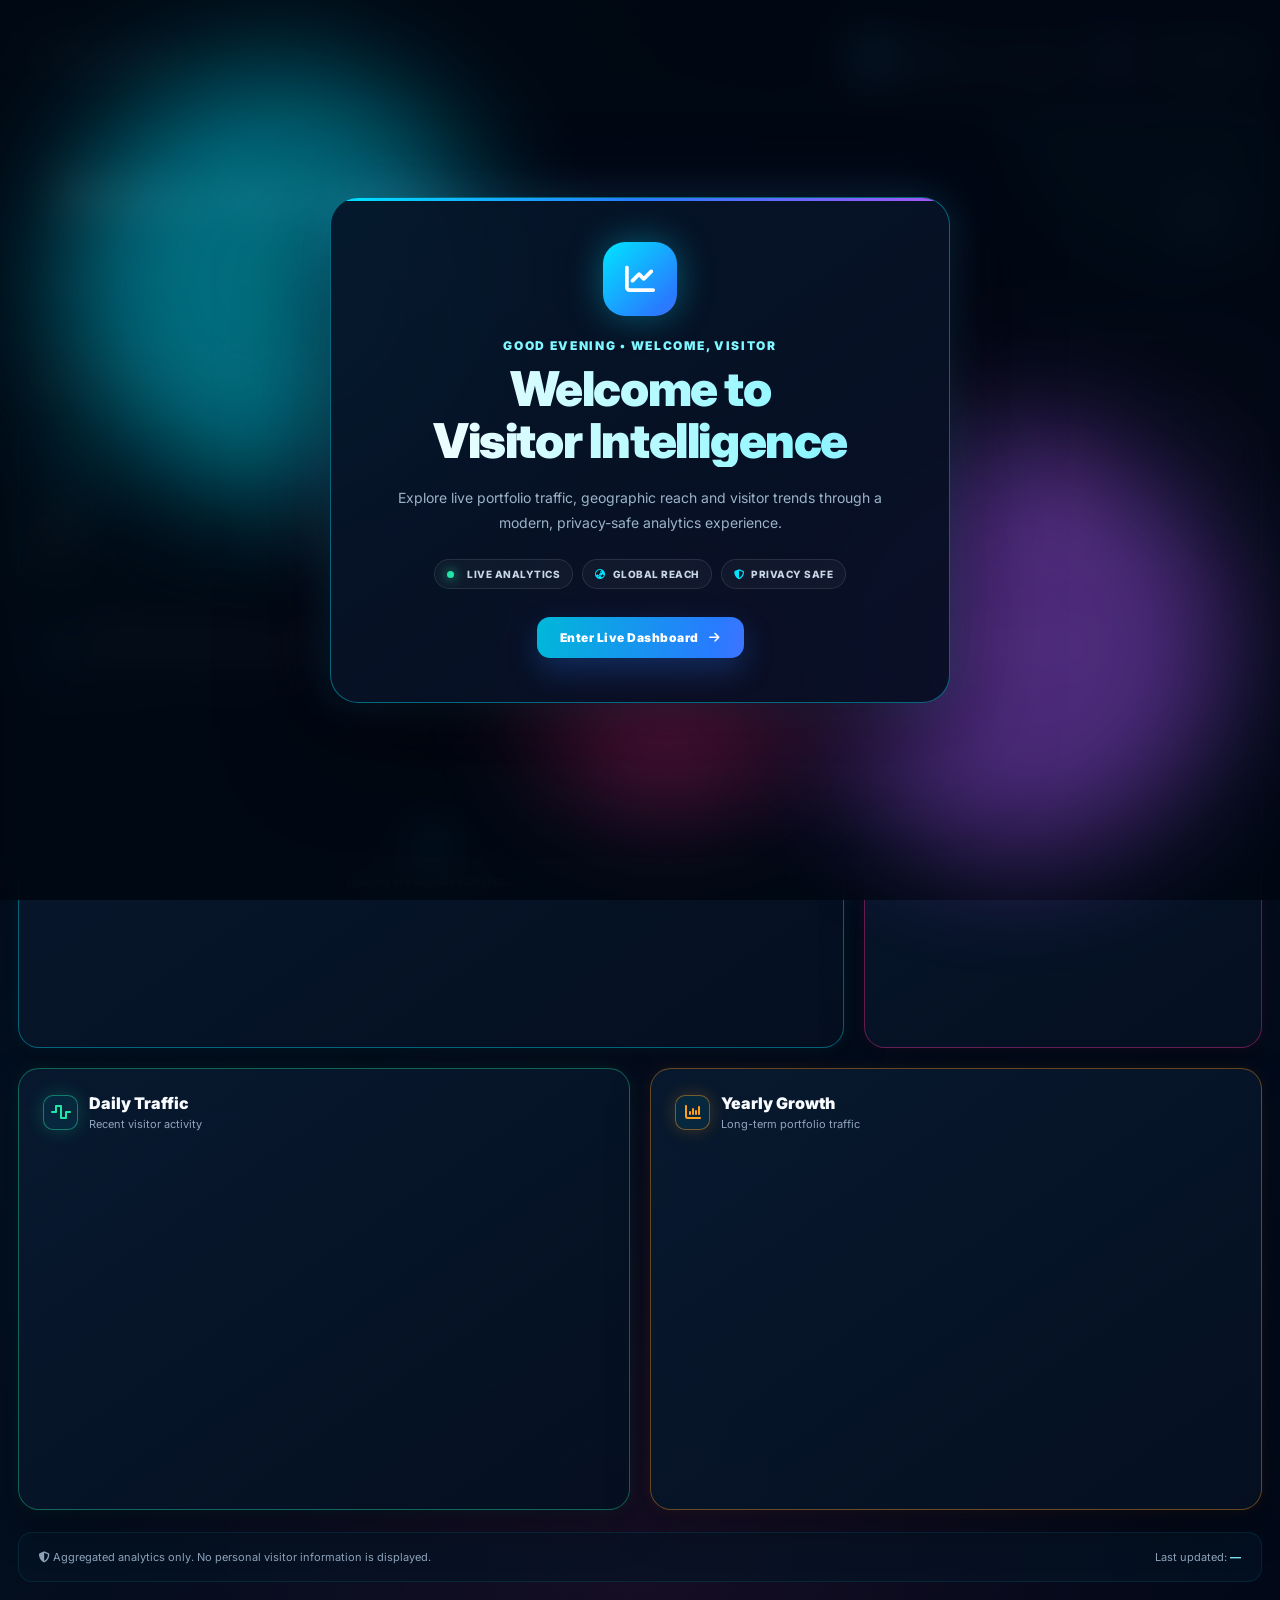
<file: visitor-analytics.html>
<!DOCTYPE html>
<html lang="en">

<head>

    <meta charset="UTF-8">

    <meta
        name="viewport"
        content="width=device-width, initial-scale=1.0"
    >

    <title>
        Visitor Analytics | Tanweer Ansari
    </title>

    <meta
        name="description"
        content="Live visitor analytics dashboard for Tanweer Ansari professional portfolio."
    >


    <!-- FONT AWESOME -->

    <link
        rel="stylesheet"
        href="https://cdnjs.cloudflare.com/ajax/libs/font-awesome/6.5.2/css/all.min.css"
    >


    <!-- GOOGLE FONT -->

    <link
        rel="preconnect"
        href="https://fonts.googleapis.com"
    >

    <link
        rel="preconnect"
        href="https://fonts.gstatic.com"
        crossorigin
    >

    <link
        href="https://fonts.googleapis.com/css2?family=Inter:wght@400;500;600;700;800;900&display=swap"
        rel="stylesheet"
    >


    <style>

        /* =====================================================
           ROOT
        ===================================================== */

        :root {

            --bg:
                #020817;

            --bg-secondary:
                #061225;

            --card:
                rgba(8, 24, 45, 0.88);

            --card-light:
                rgba(12, 34, 60, 0.88);

            --border:
                rgba(0, 229, 255, 0.20);

            --cyan:
                #00e5ff;

            --cyan-soft:
                #7defff;

            --blue:
                #2888ff;

            --purple:
                #8b5cf6;

            --pink:
                #ff2d95;

            --green:
                #25d366;

            --text:
                #f8fbff;

            --muted:
                #90a6bd;

            --shadow:
                0 20px 60px
                rgba(0, 0, 0, 0.40);

        }


        /* =====================================================
           RESET
        ===================================================== */

        * {

            box-sizing:
                border-box;

            margin:
                0;

            padding:
                0;

        }


        html {

            scroll-behavior:
                smooth;

        }


        body {

            min-height:
                100vh;

            font-family:
                "Inter",
                Arial,
                sans-serif;

            color:
                var(--text);

            background:

                radial-gradient(
                    circle at 15% 10%,
                    rgba(0, 229, 255, 0.12),
                    transparent 32%
                ),

                radial-gradient(
                    circle at 85% 20%,
                    rgba(139, 92, 246, 0.14),
                    transparent 30%
                ),

                radial-gradient(
                    circle at 50% 95%,
                    rgba(255, 45, 149, 0.08),
                    transparent 34%
                ),

                linear-gradient(
                    145deg,
                    #010612,
                    #031021 45%,
                    #020817
                );

            overflow-x:
                hidden;

        }


        body::before {

            content:
                "";

            position:
                fixed;

            inset:
                0;

            pointer-events:
                none;

            opacity:
                0.16;

            background-image:

                linear-gradient(
                    rgba(0, 229, 255, 0.12) 1px,
                    transparent 1px
                ),

                linear-gradient(
                    90deg,
                    rgba(0, 229, 255, 0.12) 1px,
                    transparent 1px
                );

            background-size:
                42px 42px;

            mask-image:
                linear-gradient(
                    to bottom,
                    black,
                    transparent 85%
                );

        }


        /* =====================================================
           PAGE
        ===================================================== */

        .dashboard {

            position:
                relative;

            z-index:
                2;

            width:
                min(1380px, calc(100% - 36px));

            margin:
                0 auto;

            padding:
                34px 0 50px;

        }


        /* =====================================================
           TOP BAR
        ===================================================== */

        .topbar {

            display:
                flex;

            align-items:
                center;

            justify-content:
                space-between;

            gap:
                20px;

            margin-bottom:
                28px;

        }


        .back-home {

            display:
                inline-flex;

            align-items:
                center;

            gap:
                10px;

            min-height:
                44px;

            padding:
                0 17px;

            text-decoration:
                none;

            color:
                #ffffff;

            font-size:
                14px;

            font-weight:
                800;

            border:
                1px solid
                rgba(0, 229, 255, 0.38);

            border-radius:
                12px;

            background:
                rgba(8, 25, 45, 0.82);

            box-shadow:
                0 0 20px
                rgba(0, 229, 255, 0.08);

            transition:
                0.25s ease;

        }


        .back-home:hover {

            transform:
                translateY(-2px);

            border-color:
                var(--cyan);

            box-shadow:
                0 0 24px
                rgba(0, 229, 255, 0.20);

        }


        .live-status {

            display:
                inline-flex;

            align-items:
                center;

            gap:
                9px;

            padding:
                10px 14px;

            border-radius:
                999px;

            border:
                1px solid
                rgba(37, 211, 102, 0.34);

            background:
                rgba(37, 211, 102, 0.07);

            color:
                #a6ffc6;

            font-size:
                12px;

            font-weight:
                800;

            letter-spacing:
                0.7px;

        }


        .live-dot {

            width:
                8px;

            height:
                8px;

            border-radius:
                50%;

            background:
                var(--green);

            box-shadow:
                0 0 12px
                var(--green);

            animation:
                livePulse
                1.2s
                ease-in-out
                infinite;

        }


        @keyframes livePulse {

            0%,
            100% {

                opacity:
                    0.45;

                transform:
                    scale(0.8);

            }

            50% {

                opacity:
                    1;

                transform:
                    scale(1.3);

            }

        }


        /* =====================================================
           HERO
        ===================================================== */

        .hero {

            position:
                relative;

            overflow:
                hidden;

            padding:
                34px;

            margin-bottom:
                24px;

            border-radius:
                24px;

            border:
                1px solid
                rgba(0, 229, 255, 0.22);

            background:

                linear-gradient(
                    135deg,
                    rgba(6, 22, 43, 0.96),
                    rgba(7, 18, 37, 0.92)
                );

            box-shadow:
                var(--shadow);

        }


        .hero::before {

            content:
                "";

            position:
                absolute;

            width:
                330px;

            height:
                330px;

            top:
                -170px;

            right:
                -80px;

            border-radius:
                50%;

            background:
                rgba(0, 229, 255, 0.12);

            filter:
                blur(20px);

        }


        .hero::after {

            content:
                "";

            position:
                absolute;

            left:
                0;

            bottom:
                0;

            width:
                100%;

            height:
                2px;

            background:

                linear-gradient(
                    90deg,
                    transparent,
                    var(--cyan),
                    var(--purple),
                    var(--pink),
                    transparent
                );

            animation:
                bottomGlow
                4s
                linear
                infinite;

        }


        @keyframes bottomGlow {

            0% {

                opacity:
                    0.35;

            }

            50% {

                opacity:
                    1;

            }

            100% {

                opacity:
                    0.35;

            }

        }


        .hero-content {

            position:
                relative;

            z-index:
                2;

            display:
                flex;

            align-items:
                center;

            justify-content:
                space-between;

            gap:
                30px;

        }


        .hero-title-small {

            color:
                var(--cyan);

            font-size:
                12px;

            font-weight:
                900;

            letter-spacing:
                2.3px;

            text-transform:
                uppercase;

            margin-bottom:
                10px;

        }


        .hero h1 {

            font-size:
                clamp(30px, 4vw, 52px);

            line-height:
                1.05;

            font-weight:
                900;

            letter-spacing:
                -1.5px;

            background:

                linear-gradient(
                    90deg,
                    #ffffff,
                    #a8f7ff,
                    #8ab7ff
                );

            -webkit-background-clip:
                text;

            -webkit-text-fill-color:
                transparent;

        }


        .hero p {

            max-width:
                720px;

            margin-top:
                14px;

            color:
                var(--muted);

            font-size:
                14px;

            line-height:
                1.8;

        }


        .refresh-button {

            flex:
                0 0 auto;

            width:
                54px;

            height:
                54px;

            display:
                flex;

            align-items:
                center;

            justify-content:
                center;

            border:
                1px solid
                rgba(0, 229, 255, 0.34);

            border-radius:
                15px;

            color:
                #ffffff;

            background:

                linear-gradient(
                    135deg,
                    rgba(0, 229, 255, 0.12),
                    rgba(139, 92, 246, 0.14)
                );

            cursor:
                pointer;

            font-size:
                18px;

            transition:
                0.25s ease;

        }


        .refresh-button:hover {

            transform:
                rotate(12deg)
                scale(1.06);

            border-color:
                var(--cyan);

            box-shadow:
                0 0 24px
                rgba(0, 229, 255, 0.20);

        }


        .refresh-button.loading i {

            animation:
                spin
                0.8s
                linear
                infinite;

        }


        @keyframes spin {

            to {

                transform:
                    rotate(360deg);

            }

        }


        /* =====================================================
           METRIC CARDS
        ===================================================== */

        .metrics-grid {

            display:
                grid;

            grid-template-columns:
                repeat(5, 1fr);

            gap:
                16px;

            margin-bottom:
                24px;

        }


        .metric-card {

            position:
                relative;

            overflow:
                hidden;

            min-height:
                148px;

            padding:
                22px;

            border-radius:
                19px;

            border:
                1px solid
                var(--border);

            background:

                linear-gradient(
                    145deg,
                    rgba(8, 28, 51, 0.95),
                    rgba(5, 18, 36, 0.94)
                );

            box-shadow:
                0 12px 34px
                rgba(0, 0, 0, 0.24);

            transition:
                0.28s ease;

        }


        .metric-card:hover {

            transform:
                translateY(-5px);

            border-color:
                rgba(0, 229, 255, 0.60);

            box-shadow:

                0 18px 40px
                rgba(0, 0, 0, 0.30),

                0 0 24px
                rgba(0, 229, 255, 0.08);

        }


        .metric-card::after {

            content:
                "";

            position:
                absolute;

            width:
                95px;

            height:
                95px;

            border-radius:
                50%;

            right:
                -40px;

            bottom:
                -45px;

            background:
                rgba(0, 229, 255, 0.10);

            filter:
                blur(4px);

        }


        .metric-top {

            display:
                flex;

            align-items:
                center;

            justify-content:
                space-between;

            margin-bottom:
                18px;

        }


        .metric-icon {

            width:
                38px;

            height:
                38px;

            display:
                flex;

            align-items:
                center;

            justify-content:
                center;

            border-radius:
                11px;

            color:
                var(--cyan);

            border:
                1px solid
                rgba(0, 229, 255, 0.18);

            background:
                rgba(0, 229, 255, 0.08);

            box-shadow:
                0 0 18px
                rgba(0, 229, 255, 0.07);

        }


        .metric-status {

            font-size:
                9px;

            font-weight:
                900;

            letter-spacing:
                1px;

            color:
                #65f0ff;

            text-transform:
                uppercase;

        }


        .metric-value {

            font-size:
                36px;

            line-height:
                1;

            font-weight:
                900;

            color:
                #ffffff;

            text-shadow:
                0 0 15px
                rgba(0, 229, 255, 0.20);

        }


        .metric-label {

            margin-top:
                9px;

            color:
                var(--muted);

            font-size:
                12px;

            font-weight:
                700;

            text-transform:
                uppercase;

            letter-spacing:
                0.7px;

        }


        /* =====================================================
           MAIN GRID
        ===================================================== */

        .main-grid {

            display:
                grid;

            grid-template-columns:
                1.35fr 0.65fr;

            gap:
                20px;

            margin-bottom:
                20px;

        }


        .panel {

            position:
                relative;

            overflow:
                hidden;

            padding:
                24px;

            border-radius:
                21px;

            border:
                1px solid
                var(--border);

            background:

                linear-gradient(
                    145deg,
                    rgba(8, 26, 48, 0.94),
                    rgba(5, 16, 33, 0.95)
                );

            box-shadow:
                var(--shadow);

        }


        .panel-header {

            display:
                flex;

            align-items:
                center;

            justify-content:
                space-between;

            gap:
                16px;

            margin-bottom:
                24px;

        }


        .panel-title {

            display:
                flex;

            align-items:
                center;

            gap:
                11px;

        }


        .panel-title-icon {

            width:
                35px;

            height:
                35px;

            border-radius:
                10px;

            display:
                flex;

            align-items:
                center;

            justify-content:
                center;

            background:
                rgba(0, 229, 255, 0.08);

            color:
                var(--cyan);

            border:
                1px solid
                rgba(0, 229, 255, 0.16);

        }


        .panel h2 {

            font-size:
                16px;

            font-weight:
                900;

        }


        .panel-subtitle {

            color:
                var(--muted);

            font-size:
                11px;

            margin-top:
                4px;

        }


        /* =====================================================
           CHART
        ===================================================== */

        .chart-wrap {

            position:
                relative;

            height:
                330px;

            width:
                100%;

        }


        canvas {

            display:
                block;

            width:
                100%;

            height:
                100%;

        }


        .chart-empty {

            position:
                absolute;

            inset:
                0;

            display:
                none;

            align-items:
                center;

            justify-content:
                center;

            flex-direction:
                column;

            gap:
                10px;

            color:
                var(--muted);

            font-size:
                13px;

        }


        .chart-empty i {

            font-size:
                30px;

            color:
                rgba(0, 229, 255, 0.55);

        }


        /* =====================================================
           COUNTRIES
        ===================================================== */

        .countries-list {

            display:
                flex;

            flex-direction:
                column;

            gap:
                14px;

            max-height:
                330px;

            overflow-y:
                auto;

            padding-right:
                5px;

        }


        .countries-list::-webkit-scrollbar {

            width:
                5px;

        }


        .countries-list::-webkit-scrollbar-thumb {

            border-radius:
                999px;

            background:
                rgba(0, 229, 255, 0.28);

        }


        .country-item {

            padding:
                13px 14px;

            border-radius:
                13px;

            border:
                1px solid
                rgba(255, 255, 255, 0.05);

            background:
                rgba(255, 255, 255, 0.025);

        }


        .country-row {

            display:
                flex;

            align-items:
                center;

            justify-content:
                space-between;

            gap:
                12px;

            margin-bottom:
                10px;

        }


        .country-name {

            display:
                flex;

            align-items:
                center;

            gap:
                10px;

            min-width:
                0;

            font-size:
                12px;

            font-weight:
                800;

        }


        .country-flag {

            font-size:
                20px;

        }


        .country-name-text {

            white-space:
                nowrap;

            overflow:
                hidden;

            text-overflow:
                ellipsis;

        }


        .country-count {

            color:
                #ffffff;

            font-size:
                13px;

            font-weight:
                900;

        }


        .country-bar {

            width:
                100%;

            height:
                5px;

            border-radius:
                999px;

            overflow:
                hidden;

            background:
                rgba(255, 255, 255, 0.07);

        }


        .country-bar-fill {

            width:
                0;

            height:
                100%;

            border-radius:
                inherit;

            background:

                linear-gradient(
                    90deg,
                    var(--cyan),
                    var(--blue),
                    var(--purple)
                );

            box-shadow:
                0 0 10px
                rgba(0, 229, 255, 0.30);

            transition:
                width
                0.8s
                ease;

        }


        /* =====================================================
           SECOND CHART GRID
        ===================================================== */

        .chart-grid {

            display:
                grid;

            grid-template-columns:
                1fr 1fr;

            gap:
                20px;

        }


        /* =====================================================
           FOOTER INFO
        ===================================================== */

        .footer-info {

            display:
                flex;

            align-items:
                center;

            justify-content:
                space-between;

            gap:
                20px;

            margin-top:
                22px;

            padding:
                17px 20px;

            border:
                1px solid
                rgba(0, 229, 255, 0.10);

            border-radius:
                14px;

            color:
                var(--muted);

            background:
                rgba(6, 20, 38, 0.65);

            font-size:
                11px;

        }


        .footer-info strong {

            color:
                var(--cyan-soft);

        }


        /* =====================================================
           LOADING OVERLAY
        ===================================================== */

        .loading-overlay {

            position:
                fixed;

            inset:
                0;

            z-index:
                99999;

            display:
                flex;

            align-items:
                center;

            justify-content:
                center;

            flex-direction:
                column;

            gap:
                17px;

            background:
                #020817;

            transition:
                opacity
                0.4s
                ease,
                visibility
                0.4s
                ease;

        }


        .loading-overlay.hide {

            opacity:
                0;

            visibility:
                hidden;

        }


        .loader {

            width:
                46px;

            height:
                46px;

            border:
                3px solid
                rgba(0, 229, 255, 0.15);

            border-top-color:
                var(--cyan);

            border-right-color:
                var(--purple);

            border-radius:
                50%;

            animation:
                spin
                0.8s
                linear
                infinite;

            box-shadow:
                0 0 25px
                rgba(0, 229, 255, 0.14);

        }


        .loading-text {

            color:
                #bcefff;

            font-size:
                11px;

            font-weight:
                800;

            letter-spacing:
                1.3px;

            text-transform:
                uppercase;

        }


        /* =====================================================
           ERROR
        ===================================================== */

        .error-message {

            display:
                none;

            margin-bottom:
                20px;

            padding:
                15px 18px;

            border:
                1px solid
                rgba(255, 67, 108, 0.34);

            border-radius:
                13px;

            color:
                #ffc1cf;

            background:
                rgba(255, 45, 95, 0.08);

            font-size:
                13px;

            line-height:
                1.6;

        }


        /* =====================================================
           RESPONSIVE
        ===================================================== */

        @media
        (max-width: 1150px) {

            .metrics-grid {

                grid-template-columns:
                    repeat(3, 1fr);

            }


            .main-grid {

                grid-template-columns:
                    1fr;

            }

        }


        @media
        (max-width: 820px) {

            .dashboard {

                width:
                    min(100% - 24px, 1380px);

                padding-top:
                    20px;

            }


            .hero {

                padding:
                    24px;

            }


            .hero-content {

                align-items:
                    flex-start;

            }


            .metrics-grid {

                grid-template-columns:
                    repeat(2, 1fr);

            }


            .chart-grid {

                grid-template-columns:
                    1fr;

            }


            .chart-wrap {

                height:
                    280px;

            }

        }


        @media
        (max-width: 540px) {

            .topbar {

                align-items:
                    stretch;

            }


            .live-status {

                padding:
                    9px 11px;

                font-size:
                    10px;

            }


            .back-home {

                padding:
                    0 13px;

                font-size:
                    12px;

            }


            .hero {

                border-radius:
                    18px;

            }


            .hero-content {

                gap:
                    16px;

            }


            .hero p {

                font-size:
                    12px;

            }


            .refresh-button {

                width:
                    46px;

                height:
                    46px;

            }


            .metrics-grid {

                grid-template-columns:
                    1fr 1fr;

                gap:
                    11px;

            }


            .metric-card {

                min-height:
                    130px;

                padding:
                    17px;

                border-radius:
                    15px;

            }


            .metric-value {

                font-size:
                    29px;

            }


            .metric-label {

                font-size:
                    10px;

            }


            .panel {

                padding:
                    18px;

            }


            .chart-wrap {

                height:
                    245px;

            }


            .footer-info {

                flex-direction:
                    column;

                align-items:
                    flex-start;

            }

        }
/* =========================================================
   PREMIUM 3D + COLOR MOTION UPGRADE
========================================================= */

body {
    --chart-hue: 0deg;

    transition:
        background 1.4s ease,
        color 0.8s ease;
}


/* =========================================================
   AUTOMATIC COLOR THEMES
========================================================= */

body[data-theme="cyan"] {
    --cyan: #00e5ff;
    --cyan-soft: #84f5ff;
    --blue: #2688ff;
    --purple: #8b5cf6;
    --pink: #ff2d95;
    --green: #25d366;
    --chart-hue: 0deg;
}


body[data-theme="violet"] {
    --cyan: #b56cff;
    --cyan-soft: #e0bcff;
    --blue: #7357ff;
    --purple: #d946ef;
    --pink: #ff4da6;
    --green: #7cffd4;
    --chart-hue: 55deg;
}


body[data-theme="sunset"] {
    --cyan: #ff9d3d;
    --cyan-soft: #ffd6a1;
    --blue: #ff4d73;
    --purple: #ff3cac;
    --pink: #ff006e;
    --green: #ffd166;
    --chart-hue: 145deg;
}


body[data-theme="emerald"] {
    --cyan: #22f5b5;
    --cyan-soft: #a4ffe5;
    --blue: #00c2ff;
    --purple: #14b8a6;
    --pink: #7cff6b;
    --green: #00ff9d;
    --chart-hue: 285deg;
}


/* =========================================================
   MOVING AURORA BACKGROUND
========================================================= */

body::after {

    content: "";

    position: fixed;

    width: 650px;
    height: 650px;

    left: -220px;
    top: 10%;

    border-radius: 50%;

    pointer-events: none;

    z-index: 0;

    background:
        radial-gradient(
            circle,
            color-mix(
                in srgb,
                var(--cyan) 24%,
                transparent
            ),
            transparent 65%
        );

    filter:
        blur(35px);

    opacity: .55;

    animation:
        auroraMove
        15s
        ease-in-out
        infinite alternate;

}


@keyframes auroraMove {

    0% {

        transform:
            translate3d(
                0,
                0,
                0
            )
            scale(.85);

    }

    50% {

        transform:
            translate3d(
                70vw,
                15vh,
                0
            )
            scale(1.2);

    }

    100% {

        transform:
            translate3d(
                30vw,
                65vh,
                0
            )
            scale(.95);

    }

}


/* =========================================================
   TOP RIGHT CONTROL AREA
========================================================= */

.topbar-right {

    display:
        flex;

    align-items:
        center;

    justify-content:
        flex-end;

    gap:
        10px;

}


/* =========================================================
   LIVE CALENDAR / CLOCK
========================================================= */

.date-time-widget {

    position:
        relative;

    overflow:
        hidden;

    display:
        flex;

    align-items:
        center;

    gap:
        11px;

    min-height:
        48px;

    padding:
        6px 15px 6px 8px;

    border:
        1px solid
        color-mix(
            in srgb,
            var(--cyan) 50%,
            transparent
        );

    border-radius:
        14px;

    background:
        linear-gradient(
            135deg,
            rgba(7, 25, 47, .96),
            rgba(10, 19, 40, .92)
        );

    box-shadow:
        0 8px 24px
        rgba(0,0,0,.25),
        0 0 18px
        color-mix(
            in srgb,
            var(--cyan) 12%,
            transparent
        );

    backdrop-filter:
        blur(15px);

    transition:
        .35s ease;

}


.date-time-widget::before {

    content: "";

    position:
        absolute;

    width:
        70px;

    height:
        170%;

    left:
        -90px;

    top:
        -35%;

    transform:
        rotate(20deg);

    background:
        linear-gradient(
            90deg,
            transparent,
            rgba(255,255,255,.18),
            transparent
        );

    animation:
        clockShine
        5s
        ease-in-out
        infinite;

}


@keyframes clockShine {

    0%,
    65% {

        left:
            -90px;

    }

    100% {

        left:
            130%;

    }

}


.date-time-widget:hover {

    transform:
        translateY(-3px)
        scale(1.025);

    border-color:
        var(--cyan);

    box-shadow:
        0 12px 30px
        rgba(0,0,0,.30),
        0 0 26px
        color-mix(
            in srgb,
            var(--cyan) 26%,
            transparent
        );

}


.calendar-icon {

    position:
        relative;

    z-index:
        2;

    width:
        34px;

    height:
        34px;

    flex:
        0 0 34px;

    display:
        flex;

    align-items:
        center;

    justify-content:
        center;

    border-radius:
        10px;

    color:
        #ffffff;

    background:
        linear-gradient(
            135deg,
            var(--cyan),
            var(--blue),
            var(--purple)
        );

    box-shadow:
        0 0 14px
        color-mix(
            in srgb,
            var(--cyan) 45%,
            transparent
        );

    animation:
        calendarBounce
        2.7s
        ease-in-out
        infinite;

}


@keyframes calendarBounce {

    0%,
    100% {

        transform:
            translateY(0)
            rotate(0deg);

    }

    50% {

        transform:
            translateY(-3px)
            rotate(-3deg);

    }

}


.date-time-info {

    position:
        relative;

    z-index:
        2;

    line-height:
        1.15;

}


.live-day {

    font-size:
        9px;

    font-weight:
        900;

    letter-spacing:
        1.1px;

    text-transform:
        uppercase;

    color:
        var(--cyan);

    margin-bottom:
        4px;

}


.live-date-time {

    display:
        flex;

    align-items:
        center;

    gap:
        6px;

    color:
        #ffffff;

    font-size:
        11px;

    font-weight:
        800;

    white-space:
        nowrap;

}


.clock-separator {

    color:
        var(--pink);

    animation:
        separatorPulse
        1s
        ease-in-out
        infinite alternate;

}


@keyframes separatorPulse {

    from {

        opacity:
            .35;

    }

    to {

        opacity:
            1;

        text-shadow:
            0 0 8px
            var(--pink);

    }

}


/* =========================================================
   THEME BUTTON
========================================================= */

.theme-cycle-button {

    width:
        48px;

    height:
        48px;

    border:
        1px solid
        color-mix(
            in srgb,
            var(--purple) 55%,
            transparent
        );

    border-radius:
        14px;

    display:
        flex;

    align-items:
        center;

    justify-content:
        center;

    color:
        #ffffff;

    background:
        linear-gradient(
            135deg,
            rgba(0,229,255,.13),
            rgba(139,92,246,.18),
            rgba(255,45,149,.13)
        );

    cursor:
        pointer;

    font-size:
        16px;

    box-shadow:
        0 0 20px
        color-mix(
            in srgb,
            var(--purple) 15%,
            transparent
        );

    transition:
        .3s ease;

}


.theme-cycle-button i {

    animation:
        paletteSpin
        5s
        linear
        infinite;

}


@keyframes paletteSpin {

    0% {

        transform:
            rotate(0deg);

    }

    100% {

        transform:
            rotate(360deg);

    }

}


.theme-cycle-button:hover {

    transform:
        translateY(-4px)
        scale(1.08);

    border-color:
        var(--pink);

    box-shadow:
        0 0 26px
        color-mix(
            in srgb,
            var(--pink) 32%,
            transparent
        );

}


/* =========================================================
   HERO COLOR MOVEMENT
========================================================= */

.hero {

    transform-style:
        preserve-3d;

    perspective:
        1100px;

}


.hero h1 {

    background-size:
        250% auto;

    animation:
        heroTextFlow
        4s
        linear
        infinite;

}


@keyframes heroTextFlow {

    0% {

        background-position:
            0% center;

    }

    100% {

        background-position:
            250% center;

    }

}


/* =========================================================
   3D CARDS
========================================================= */

.metric-card,
.panel {

    transform-style:
        preserve-3d;

    will-change:
        transform;

}


.metric-card {

    animation:
        metricEntrance
        .75s
        cubic-bezier(
            .17,
            .84,
            .44,
            1.3
        )
        both;

}


.metric-card:nth-child(1) {
    animation-delay: .05s;
}

.metric-card:nth-child(2) {
    animation-delay: .12s;
}

.metric-card:nth-child(3) {
    animation-delay: .19s;
}

.metric-card:nth-child(4) {
    animation-delay: .26s;
}

.metric-card:nth-child(5) {
    animation-delay: .33s;
}


@keyframes metricEntrance {

    0% {

        opacity:
            0;

        transform:
            translateY(35px)
            scale(.82)
            rotateX(12deg);

    }

    65% {

        transform:
            translateY(-5px)
            scale(1.025);

    }

    100% {

        opacity:
            1;

        transform:
            translateY(0)
            scale(1);

    }

}


/* =========================================================
   ICON BOUNCING
========================================================= */

.metric-icon i,
.panel-title-icon i {

    animation:
        iconMicroBounce
        2.8s
        ease-in-out
        infinite;

}


@keyframes iconMicroBounce {

    0%,
    100% {

        transform:
            translateY(0)
            scale(1);

    }

    50% {

        transform:
            translateY(-3px)
            scale(1.12);

    }

}


/* =========================================================
   MOVING GLOW ON CARDS
========================================================= */

.metric-card::before,
.panel::before {

    content:
        "";

    position:
        absolute;

    inset:
        -2px;

    border-radius:
        inherit;

    padding:
        1px;

    pointer-events:
        none;

    background:
        linear-gradient(
            120deg,
            transparent 10%,
            var(--cyan),
            var(--purple),
            var(--pink),
            transparent 90%
        );

    background-size:
        280% 280%;

    opacity:
        .25;

    animation:
        borderFlow
        7s
        linear
        infinite;

    -webkit-mask:
        linear-gradient(#fff 0 0)
        content-box,
        linear-gradient(#fff 0 0);

    -webkit-mask-composite:
        xor;

    mask-composite:
        exclude;

}


@keyframes borderFlow {

    0% {

        background-position:
            0% 50%;

    }

    100% {

        background-position:
            280% 50%;

    }

}


/* =========================================================
   NUMBER GLOW
========================================================= */

.metric-value {

    animation:
        numberGlow
        2s
        ease-in-out
        infinite alternate;

}


@keyframes numberGlow {

    from {

        text-shadow:
            0 0 4px
            rgba(255,255,255,.15);

    }

    to {

        text-shadow:
            0 0 5px
            rgba(255,255,255,.65),
            0 0 15px
            color-mix(
                in srgb,
                var(--cyan) 40%,
                transparent
            );

    }

}


/* =========================================================
   CHART COLOR MOTION
========================================================= */

canvas {

    filter:
        hue-rotate(
            var(--chart-hue)
        )
        saturate(1.2);

    transition:
        filter
        1.3s
        ease;

}


/* =========================================================
   LIVE STATUS UPGRADE
========================================================= */

.live-status {

    box-shadow:
        0 0 18px
        rgba(37,211,102,.12);

    animation:
        liveStatusFloat
        3s
        ease-in-out
        infinite;

}


@keyframes liveStatusFloat {

    0%,
    100% {

        transform:
            translateY(0);

    }

    50% {

        transform:
            translateY(-3px);

    }

}


/* =========================================================
   SMOOTH THEME TRANSITIONS
========================================================= */

.metric-card,
.panel,
.hero,
.back-home,
.live-status,
.date-time-widget,
.theme-cycle-button,
.metric-icon,
.panel-title-icon {

    transition:
        border-color .8s ease,
        box-shadow .8s ease,
        background .8s ease,
        color .8s ease,
        transform .25s ease;

}


/* =========================================================
   MOBILE
========================================================= */

@media
(max-width: 820px) {

    .topbar {

        align-items:
            flex-start;

    }


    .topbar-right {

        flex-wrap:
            wrap;

    }


    .date-time-widget {

        order:
            3;

        width:
            100%;

        justify-content:
            center;

    }

}


@media
(max-width: 540px) {

    .topbar {

        flex-direction:
            column;

    }


    .topbar-right {

        width:
            100%;

        justify-content:
            space-between;

    }


    .date-time-widget {

        flex:
            1 1 100%;

    }

}


/* =========================================================
   ACCESSIBILITY
========================================================= */

@media
(prefers-reduced-motion: reduce) {

    *,
    *::before,
    *::after {

        animation-duration:
            .01ms !important;

        animation-iteration-count:
            1 !important;

    }

}
    </style>

</head>


<body>


    <!-- =====================================================
         LOADING
    ===================================================== -->

    <div
        class="loading-overlay"
        id="loadingOverlay"
    >

        <div class="loader"></div>

        <div class="loading-text">
            Loading Live Analytics
        </div>

    </div>



    <!-- =====================================================
         DASHBOARD
    ===================================================== -->

    <main class="dashboard">


        <!-- TOP BAR -->

     <div class="topbar">

    <a
        class="back-home"
        href="index.html"
    >

        <i class="fa-solid fa-arrow-left"></i>

        Back to Portfolio

    </a>


    <div class="topbar-right">

        <div class="date-time-widget">

            <div class="calendar-icon">

                <i class="fa-regular fa-calendar-days"></i>

            </div>

            <div class="date-time-info">

                <div
                    class="live-day"
                    id="liveDay"
                >
                    Loading...
                </div>

                <div class="live-date-time">

                    <span id="liveDate">
                        —
                    </span>

                    <span class="clock-separator">
                        •
                    </span>

                    <span id="liveTime">
                        —
                    </span>

                </div>

            </div>

        </div>


        <button
            class="theme-cycle-button"
            id="themeCycleButton"
            type="button"
            title="Change dashboard colors"
            aria-label="Change dashboard colors"
        >

            <i class="fa-solid fa-palette"></i>

        </button>


        <div class="live-status">

            <span class="live-dot"></span>

            LIVE DATA

        </div>

    </div>

</div>  



        <!-- HERO -->

        <section class="hero">

            <div class="hero-content">

                <div>

                    <div class="hero-title-small">

                        Portfolio Intelligence

                    </div>


                    <h1>

                        Visitor Analytics

                    </h1>


                    <p>

                        Live aggregated visitor statistics for the
                        Tanweer Ansari professional portfolio.
                        Track visitor activity, country distribution
                        and traffic trends in real time.

                    </p>

                </div>


                <button
                    class="refresh-button"
                    id="refreshButton"
                    type="button"
                    title="Refresh analytics"
                    aria-label="Refresh analytics"
                >

                    <i class="fa-solid fa-rotate"></i>

                </button>

            </div>

        </section>



        <!-- ERROR -->

        <div
            class="error-message"
            id="errorMessage"
        >

            Unable to load visitor analytics.
            Please refresh the page and try again.

        </div>



        <!-- =================================================
             METRICS
        ================================================== -->

        <section class="metrics-grid">


            <article class="metric-card">

                <div class="metric-top">

                    <div class="metric-icon">

                        <i class="fa-solid fa-bolt"></i>

                    </div>

                    <span class="metric-status">
                        Live
                    </span>

                </div>

                <div
                    class="metric-value"
                    id="todayValue"
                >
                    —
                </div>

                <div class="metric-label">
                    Today
                </div>

            </article>



            <article class="metric-card">

                <div class="metric-top">

                    <div class="metric-icon">

                        <i class="fa-solid fa-calendar-week"></i>

                    </div>

                    <span class="metric-status">
                        7 Days
                    </span>

                </div>

                <div
                    class="metric-value"
                    id="weekValue"
                >
                    —
                </div>

                <div class="metric-label">
                    Last 7 Days
                </div>

            </article>



            <article class="metric-card">

                <div class="metric-top">

                    <div class="metric-icon">

                        <i class="fa-regular fa-calendar"></i>

                    </div>

                    <span class="metric-status">
                        Month
                    </span>

                </div>

                <div
                    class="metric-value"
                    id="monthValue"
                >
                    —
                </div>

                <div class="metric-label">
                    This Month
                </div>

            </article>



            <article class="metric-card">

                <div class="metric-top">

                    <div class="metric-icon">

                        <i class="fa-solid fa-chart-line"></i>

                    </div>

                    <span class="metric-status">
                        Year
                    </span>

                </div>

                <div
                    class="metric-value"
                    id="yearValue"
                >
                    —
                </div>

                <div class="metric-label">
                    This Year
                </div>

            </article>



            <article class="metric-card">

                <div class="metric-top">

                    <div class="metric-icon">

                        <i class="fa-solid fa-earth-asia"></i>

                    </div>

                    <span class="metric-status">
                        Total
                    </span>

                </div>

                <div
                    class="metric-value"
                    id="totalValue"
                >
                    —
                </div>

                <div class="metric-label">
                    All-Time Visitors
                </div>

            </article>


        </section>



        <!-- =================================================
             MONTHLY + COUNTRY
        ================================================== -->

        <section class="main-grid">


            <!-- MONTHLY CHART -->

            <article class="panel">

                <div class="panel-header">

                    <div class="panel-title">

                        <div class="panel-title-icon">

                            <i class="fa-solid fa-chart-line"></i>

                        </div>

                        <div>

                            <h2>
                                Monthly Visitor Trend
                            </h2>

                            <div class="panel-subtitle">
                                Current year traffic activity
                            </div>

                        </div>

                    </div>

                </div>


                <div class="chart-wrap">

                    <canvas
                        id="monthlyChart"
                    ></canvas>

                    <div
                        class="chart-empty"
                        id="monthlyEmpty"
                    >

                        <i class="fa-solid fa-chart-line"></i>

                        Waiting for more monthly data

                    </div>

                </div>

            </article>



            <!-- COUNTRIES -->

            <article class="panel">

                <div class="panel-header">

                    <div class="panel-title">

                        <div class="panel-title-icon">

                            <i class="fa-solid fa-earth-americas"></i>

                        </div>

                        <div>

                            <h2>
                                Visitors by Country
                            </h2>

                            <div class="panel-subtitle">
                                Geographic visitor distribution
                            </div>

                        </div>

                    </div>

                </div>


                <div
                    class="countries-list"
                    id="countriesList"
                >

                    <div
                        style="
                            color:#90a6bd;
                            font-size:12px;
                        "
                    >

                        Loading country statistics...

                    </div>

                </div>

            </article>


        </section>



        <!-- =================================================
             DAILY + YEARLY CHARTS
        ================================================== -->

        <section class="chart-grid">


            <!-- DAILY -->

            <article class="panel">

                <div class="panel-header">

                    <div class="panel-title">

                        <div class="panel-title-icon">

                            <i class="fa-solid fa-wave-square"></i>

                        </div>

                        <div>

                            <h2>
                                Daily Traffic
                            </h2>

                            <div class="panel-subtitle">
                                Recent visitor activity
                            </div>

                        </div>

                    </div>

                </div>


                <div class="chart-wrap">

                    <canvas
                        id="dailyChart"
                    ></canvas>

                    <div
                        class="chart-empty"
                        id="dailyEmpty"
                    >

                        <i class="fa-solid fa-wave-square"></i>

                        Waiting for daily visitor data

                    </div>

                </div>

            </article>



            <!-- YEARLY -->

            <article class="panel">

                <div class="panel-header">

                    <div class="panel-title">

                        <div class="panel-title-icon">

                            <i class="fa-solid fa-chart-column"></i>

                        </div>

                        <div>

                            <h2>
                                Yearly Growth
                            </h2>

                            <div class="panel-subtitle">
                                Long-term portfolio traffic
                            </div>

                        </div>

                    </div>

                </div>


                <div class="chart-wrap">

                    <canvas
                        id="yearlyChart"
                    ></canvas>

                    <div
                        class="chart-empty"
                        id="yearlyEmpty"
                    >

                        <i class="fa-solid fa-chart-column"></i>

                        Waiting for yearly history

                    </div>

                </div>

            </article>


        </section>



        <!-- FOOTER -->

        <div class="footer-info">

            <div>

                <i class="fa-solid fa-shield-halved"></i>

                Aggregated analytics only.
                No personal visitor information is displayed.

            </div>


            <div>

                Last updated:

                <strong id="lastUpdated">
                    —
                </strong>

            </div>

        </div>


    </main>



    <!-- =====================================================
         JAVASCRIPT
    ===================================================== -->

    <script>

        /* =====================================================
           CONFIGURATION
        ===================================================== */

        const ANALYTICS_URL =
            "https://live-visitor-counter.tanweerstudy25.workers.dev/stats";


        let analyticsData =
            null;


        let resizeTimer =
            null;



        /* =====================================================
           ELEMENTS
        ===================================================== */

        const loadingOverlay =
            document.getElementById(
                "loadingOverlay"
            );


        const errorMessage =
            document.getElementById(
                "errorMessage"
            );


        const refreshButton =
            document.getElementById(
                "refreshButton"
            );


        /* =====================================================
           NUMBER FORMATTER
        ===================================================== */

        function formatNumber(value) {

            const number =
                Number(value || 0);


            return new Intl.NumberFormat(
                "en-US"
            ).format(
                number
            );

        }



        /* =====================================================
           COUNTRY FLAG
        ===================================================== */

        function countryFlag(code) {

            if (
                !code ||
                code.length !== 2
            ) {

                return "🌍";

            }


            return code
                .toUpperCase()
                .replace(
                    /./g,
                    character =>
                        String.fromCodePoint(
                            127397 +
                            character.charCodeAt()
                        )
                );

        }



        /* =====================================================
           METRIC ANIMATION
        ===================================================== */

        function animateNumber(
            element,
            target
        ) {

            const finalValue =
                Number(
                    target || 0
                );


            const duration =
                700;


            const startTime =
                performance.now();


            function update(currentTime) {

                const progress =
                    Math.min(
                        (
                            currentTime -
                            startTime
                        ) /
                        duration,
                        1
                    );


                const eased =
                    1 -
                    Math.pow(
                        1 - progress,
                        3
                    );


                const current =
                    Math.round(
                        finalValue *
                        eased
                    );


                element.textContent =
                    formatNumber(
                        current
                    );


                if (
                    progress < 1
                ) {

                    requestAnimationFrame(
                        update
                    );

                }

            }


            requestAnimationFrame(
                update
            );

        }



        /* =====================================================
           UPDATE SUMMARY
        ===================================================== */

        function renderSummary(summary) {

            animateNumber(
                document.getElementById(
                    "todayValue"
                ),
                summary.today
            );


            animateNumber(
                document.getElementById(
                    "weekValue"
                ),
                summary.last_7_days
            );


            animateNumber(
                document.getElementById(
                    "monthValue"
                ),
                summary.this_month
            );


            animateNumber(
                document.getElementById(
                    "yearValue"
                ),
                summary.this_year
            );


            animateNumber(
                document.getElementById(
                    "totalValue"
                ),
                summary.all_time
            );

        }



        /* =====================================================
           COUNTRIES
        ===================================================== */

        function renderCountries(
            countries
        ) {

            const container =
                document.getElementById(
                    "countriesList"
                );


            container.innerHTML =
                "";


            if (
                !Array.isArray(countries) ||
                countries.length === 0
            ) {

                container.innerHTML =
                    `
                    <div
                        style="
                            color:#90a6bd;
                            font-size:12px;
                        "
                    >
                        No country data available yet.
                    </div>
                    `;

                return;

            }


            const sorted =
                [...countries]
                    .sort(
                        (
                            a,
                            b
                        ) =>
                            Number(
                                b.visitors || 0
                            ) -
                            Number(
                                a.visitors || 0
                            )
                    );


            const maximum =
                Math.max(
                    ...sorted.map(
                        item =>
                            Number(
                                item.visitors || 0
                            )
                    ),
                    1
                );


            sorted.forEach(
                country => {

                    const visitors =
                        Number(
                            country.visitors || 0
                        );


                    const percentage =
                        Math.max(
                            3,
                            (
                                visitors /
                                maximum
                            ) *
                            100
                        );


                    const item =
                        document.createElement(
                            "div"
                        );


                    item.className =
                        "country-item";


                    item.innerHTML =
                        `
                        <div class="country-row">

                            <div class="country-name">

                                <span class="country-flag">
                                    ${countryFlag(
                                        country.code
                                    )}
                                </span>

                                <span class="country-name-text">
                                    ${country.country || "Unknown"}
                                </span>

                            </div>

                            <span class="country-count">
                                ${formatNumber(
                                    visitors
                                )}
                            </span>

                        </div>


                        <div class="country-bar">

                            <div
                                class="country-bar-fill"
                                style="
                                    width:${percentage}%;
                                "
                            ></div>

                        </div>
                        `;


                    container.appendChild(
                        item
                    );

                }
            );

        }



        /* =====================================================
           CANVAS PREP
        ===================================================== */

        function prepareCanvas(
            canvas
        ) {

            const rect =
                canvas.getBoundingClientRect();


            const ratio =
                Math.max(
                    window.devicePixelRatio || 1,
                    1
                );


            canvas.width =
                Math.round(
                    rect.width *
                    ratio
                );


            canvas.height =
                Math.round(
                    rect.height *
                    ratio
                );


            const context =
                canvas.getContext(
                    "2d"
                );


            context.setTransform(
                ratio,
                0,
                0,
                ratio,
                0,
                0
            );


            return {
                context:
                    context,

                width:
                    rect.width,

                height:
                    rect.height
            };

        }



        /* =====================================================
           LINE CHART
        ===================================================== */

        function drawLineChart(
            canvasId,
            emptyId,
            items,
            labelKey,
            valueKey,
            maxItems = null
        ) {

            const canvas =
                document.getElementById(
                    canvasId
                );


            const empty =
                document.getElementById(
                    emptyId
                );


            let data =
                Array.isArray(items)
                    ?
                    [...items]
                    :
                    [];


            if (
                maxItems &&
                data.length > maxItems
            ) {

                data =
                    data.slice(
                        -maxItems
                    );

            }


            if (
                data.length === 0
            ) {

                canvas.style.display =
                    "none";

                empty.style.display =
                    "flex";

                return;

            }


            canvas.style.display =
                "block";

            empty.style.display =
                "none";


            const {
                context,
                width,
                height
            } =
                prepareCanvas(
                    canvas
                );


            context.clearRect(
                0,
                0,
                width,
                height
            );


            const padding = {
                top: 24,
                right: 18,
                bottom: 40,
                left: 42
            };


            const chartWidth =
                width -
                padding.left -
                padding.right;


            const chartHeight =
                height -
                padding.top -
                padding.bottom;


            const values =
                data.map(
                    item =>
                        Number(
                            item[valueKey] || 0
                        )
                );


            const maximum =
                Math.max(
                    ...values,
                    1
                );


            /* GRID */

            context.lineWidth =
                1;


            context.font =
                "10px Inter";


            context.textAlign =
                "right";


            context.textBaseline =
                "middle";


            for (
                let i = 0;
                i <= 4;
                i++
            ) {

                const y =
                    padding.top +
                    (
                        chartHeight /
                        4
                    ) *
                    i;


                context.strokeStyle =
                    "rgba(150,190,220,0.10)";


                context.beginPath();


                context.moveTo(
                    padding.left,
                    y
                );


                context.lineTo(
                    width -
                    padding.right,
                    y
                );


                context.stroke();


                const value =
                    Math.round(
                        maximum -
                        (
                            maximum /
                            4
                        ) *
                        i
                    );


                context.fillStyle =
                    "rgba(144,166,189,0.75)";


                context.fillText(
                    value,
                    padding.left - 9,
                    y
                );

            }


            const stepX =
                data.length > 1
                    ?
                    chartWidth /
                    (
                        data.length -
                        1
                    )
                    :
                    chartWidth;


            const points =
                data.map(
                    (
                        item,
                        index
                    ) => {

                        const value =
                            Number(
                                item[valueKey] || 0
                            );


                        const x =
                            data.length === 1
                                ?
                                padding.left +
                                chartWidth / 2
                                :
                                padding.left +
                                stepX *
                                index;


                        const y =
                            padding.top +
                            chartHeight -
                            (
                                value /
                                maximum
                            ) *
                            chartHeight;


                        return {
                            x:
                                x,

                            y:
                                y,

                            value:
                                value,

                            label:
                                item[labelKey]
                        };

                    }
                );


            /* AREA */

            if (
                points.length > 1
            ) {

                const gradient =
                    context.createLinearGradient(
                        0,
                        padding.top,
                        0,
                        height -
                        padding.bottom
                    );


                gradient.addColorStop(
                    0,
                    "rgba(0,229,255,0.28)"
                );


                gradient.addColorStop(
                    1,
                    "rgba(0,229,255,0.00)"
                );


                context.beginPath();


                context.moveTo(
                    points[0].x,
                    points[0].y
                );


                for (
                    let i = 1;
                    i < points.length;
                    i++
                ) {

                    context.lineTo(
                        points[i].x,
                        points[i].y
                    );

                }


                context.lineTo(
                    points[
                        points.length - 1
                    ].x,
                    height -
                    padding.bottom
                );


                context.lineTo(
                    points[0].x,
                    height -
                    padding.bottom
                );


                context.closePath();


                context.fillStyle =
                    gradient;


                context.fill();

            }


            /* LINE */

            context.beginPath();


            points.forEach(
                (
                    point,
                    index
                ) => {

                    if (
                        index === 0
                    ) {

                        context.moveTo(
                            point.x,
                            point.y
                        );

                    }
                    else {

                        context.lineTo(
                            point.x,
                            point.y
                        );

                    }

                }
            );


            const lineGradient =
                context.createLinearGradient(
                    padding.left,
                    0,
                    width -
                    padding.right,
                    0
                );


            lineGradient.addColorStop(
                0,
                "#00e5ff"
            );


            lineGradient.addColorStop(
                0.55,
                "#2888ff"
            );


            lineGradient.addColorStop(
                1,
                "#8b5cf6"
            );


            context.strokeStyle =
                lineGradient;


            context.lineWidth =
                3;


            context.lineJoin =
                "round";


            context.lineCap =
                "round";


            context.shadowColor =
                "rgba(0,229,255,0.35)";


            context.shadowBlur =
                10;


            context.stroke();


            context.shadowBlur =
                0;


            /* POINTS */

            points.forEach(
                point => {

                    context.beginPath();


                    context.arc(
                        point.x,
                        point.y,
                        4,
                        0,
                        Math.PI * 2
                    );


                    context.fillStyle =
                        "#00e5ff";


                    context.fill();


                    context.lineWidth =
                        2;


                    context.strokeStyle =
                        "#081d32";


                    context.stroke();

                }
            );


            /* X LABELS */

            context.font =
                "10px Inter";


            context.fillStyle =
                "rgba(144,166,189,0.75)";


            context.textAlign =
                "center";


            context.textBaseline =
                "top";


            const labelEvery =
                Math.max(
                    1,
                    Math.ceil(
                        data.length /
                        6
                    )
                );


            points.forEach(
                (
                    point,
                    index
                ) => {

                    if (
                        index %
                        labelEvery !==
                        0 &&
                        index !==
                        points.length - 1
                    ) {

                        return;

                    }


                    let label =
                        String(
                            point.label || ""
                        );


                    if (
                        label.length >= 10
                    ) {

                        label =
                            label.slice(
                                5
                            );

                    }


                    context.fillText(
                        label,
                        point.x,
                        height -
                        padding.bottom +
                        12
                    );

                }
            );

        }



        /* =====================================================
           BAR CHART
        ===================================================== */

        function drawBarChart(
            canvasId,
            emptyId,
            items,
            labelKey,
            valueKey
        ) {

            const canvas =
                document.getElementById(
                    canvasId
                );


            const empty =
                document.getElementById(
                    emptyId
                );


            const data =
                Array.isArray(items)
                    ?
                    items
                    :
                    [];


            if (
                data.length === 0
            ) {

                canvas.style.display =
                    "none";

                empty.style.display =
                    "flex";

                return;

            }


            canvas.style.display =
                "block";

            empty.style.display =
                "none";


            const {
                context,
                width,
                height
            } =
                prepareCanvas(
                    canvas
                );


            context.clearRect(
                0,
                0,
                width,
                height
            );


            const padding = {
                top: 24,
                right: 18,
                bottom: 42,
                left: 42
            };


            const chartWidth =
                width -
                padding.left -
                padding.right;


            const chartHeight =
                height -
                padding.top -
                padding.bottom;


            const values =
                data.map(
                    item =>
                        Number(
                            item[valueKey] || 0
                        )
                );


            const maximum =
                Math.max(
                    ...values,
                    1
                );


            for (
                let i = 0;
                i <= 4;
                i++
            ) {

                const y =
                    padding.top +
                    (
                        chartHeight /
                        4
                    ) *
                    i;


                context.strokeStyle =
                    "rgba(150,190,220,0.10)";


                context.beginPath();


                context.moveTo(
                    padding.left,
                    y
                );


                context.lineTo(
                    width -
                    padding.right,
                    y
                );


                context.stroke();


                const value =
                    Math.round(
                        maximum -
                        (
                            maximum /
                            4
                        ) *
                        i
                    );


                context.fillStyle =
                    "rgba(144,166,189,0.75)";


                context.font =
                    "10px Inter";


                context.textAlign =
                    "right";


                context.textBaseline =
                    "middle";


                context.fillText(
                    value,
                    padding.left - 9,
                    y
                );

            }


            const slotWidth =
                chartWidth /
                data.length;


            const barWidth =
                Math.min(
                    54,
                    slotWidth *
                    0.55
                );


            data.forEach(
                (
                    item,
                    index
                ) => {

                    const value =
                        Number(
                            item[valueKey] || 0
                        );


                    const barHeight =
                        (
                            value /
                            maximum
                        ) *
                        chartHeight;


                    const x =
                        padding.left +
                        slotWidth *
                        index +
                        (
                            slotWidth -
                            barWidth
                        ) /
                        2;


                    const y =
                        padding.top +
                        chartHeight -
                        barHeight;


                    const gradient =
                        context.createLinearGradient(
                            0,
                            y,
                            0,
                            y +
                            barHeight
                        );


                    gradient.addColorStop(
                        0,
                        "#00e5ff"
                    );


                    gradient.addColorStop(
                        0.55,
                        "#2888ff"
                    );


                    gradient.addColorStop(
                        1,
                        "#8b5cf6"
                    );


                    context.fillStyle =
                        gradient;


                    context.shadowColor =
                        "rgba(0,229,255,0.25)";


                    context.shadowBlur =
                        12;


                    context.beginPath();


                    if (
                        typeof context.roundRect ===
                        "function"
                    ) {

                        context.roundRect(
                            x,
                            y,
                            barWidth,
                            barHeight,
                            7
                        );

                    }
                    else {

                        context.rect(
                            x,
                            y,
                            barWidth,
                            barHeight
                        );

                    }


                    context.fill();


                    context.shadowBlur =
                        0;


                    context.fillStyle =
                        "rgba(215,237,255,0.82)";


                    context.font =
                        "10px Inter";


                    context.textAlign =
                        "center";


                    context.textBaseline =
                        "top";


                    context.fillText(
                        String(
                            item[labelKey] || ""
                        ),
                        x +
                        barWidth / 2,
                        height -
                        padding.bottom +
                        12
                    );

                }
            );

        }



        /* =====================================================
           RENDER CHARTS
        ===================================================== */

     function renderCharts(data) {

    const monthlyWithTraffic =
        Array.isArray(data.monthly)
            ? data.monthly.filter(
                item =>
                    Number(item.visitors || 0) > 0
              )
            : [];


    const yearlyWithTraffic =
        Array.isArray(data.yearly)
            ? data.yearly.filter(
                item =>
                    Number(item.visitors || 0) > 0
              )
            : [];


    drawLineChart(
        "monthlyChart",
        "monthlyEmpty",
        monthlyWithTraffic,
        "month",
        "visitors"
    );


    drawLineChart(
        "dailyChart",
        "dailyEmpty",
        data.daily,
        "date",
        "visitors",
        30
    );


    drawBarChart(
        "yearlyChart",
        "yearlyEmpty",
        yearlyWithTraffic,
        "year",
        "visitors"
    );

}



        /* =====================================================
           LAST UPDATED
        ===================================================== */

        function renderLastUpdated(
            dateValue
        ) {

            const element =
                document.getElementById(
                    "lastUpdated"
                );


            const date =
                dateValue
                    ?
                    new Date(
                        dateValue
                    )
                    :
                    new Date();


            element.textContent =
                new Intl.DateTimeFormat(
                    "en-US",
                    {
                        timeZone:
                            "Asia/Riyadh",

                        year:
                            "numeric",

                        month:
                            "short",

                        day:
                            "2-digit",

                        hour:
                            "2-digit",

                        minute:
                            "2-digit",

                        second:
                            "2-digit"
                    }
                ).format(
                    date
                ) +
                " KSA";

        }



        /* =====================================================
           FETCH ANALYTICS
        ===================================================== */

        async function loadAnalytics(
            initialLoad = false
        ) {

            errorMessage.style.display =
                "none";


            refreshButton
                .classList
                .add(
                    "loading"
                );


            try {

                const response =
                    await fetch(
                        ANALYTICS_URL,
                        {
                            cache:
                                "no-store"
                        }
                    );


                if (
                    !response.ok
                ) {

                    throw new Error(
                        "Analytics request failed"
                    );

                }


                const data =
                    await response.json();


                if (
                    !data ||
                    data.success !== true
                ) {

                    throw new Error(
                        "Invalid analytics response"
                    );

                }


                analyticsData =
                    data;


                renderSummary(
                    data.summary || {}
                );


                renderCountries(
                    data.countries || []
                );


                renderCharts(
                    data
                );


                renderLastUpdated(
                    data.generated_at
                );


            }
            catch (
                error
            ) {

                console.error(
                    "Visitor Analytics:",
                    error
                );


                errorMessage.style.display =
                    "block";

            }
            finally {

                refreshButton
                    .classList
                    .remove(
                        "loading"
                    );


                if (
                    initialLoad
                ) {

                    setTimeout(
                        () => {

                            loadingOverlay
                                .classList
                                .add(
                                    "hide"
                                );

                        },
                        300
                    );

                }

            }

        }



        /* =====================================================
           EVENTS
        ===================================================== */

        refreshButton.addEventListener(
            "click",
            function () {

                loadAnalytics(
                    false
                );

            }
        );


        window.addEventListener(
            "resize",
            function () {

                clearTimeout(
                    resizeTimer
                );


                resizeTimer =
                    setTimeout(
                        () => {

                            if (
                                analyticsData
                            ) {

                                renderCharts(
                                    analyticsData
                                );

                            }

                        },
                        180
                    );

            }
        );


/* =====================================================
   LIVE KSA DATE / DAY / TIME
===================================================== */

function updateLiveClock() {

    const now = new Date();

    const liveDay =
        document.getElementById("liveDay");

    const liveDate =
        document.getElementById("liveDate");

    const liveTime =
        document.getElementById("liveTime");


    if (!liveDay || !liveDate || !liveTime) {
        return;
    }


    liveDay.textContent =
        new Intl.DateTimeFormat(
            "en-US",
            {
                timeZone: "Asia/Riyadh",
                weekday: "long"
            }
        ).format(now);


    liveDate.textContent =
        new Intl.DateTimeFormat(
            "en-US",
            {
                timeZone: "Asia/Riyadh",
                day: "2-digit",
                month: "short",
                year: "numeric"
            }
        ).format(now);


    liveTime.textContent =
        new Intl.DateTimeFormat(
            "en-US",
            {
                timeZone: "Asia/Riyadh",
                hour: "2-digit",
                minute: "2-digit",
                second: "2-digit",
                hour12: true
            }
        ).format(now);
}


updateLiveClock();

setInterval(
    updateLiveClock,
    1000
);


/* =====================================================
   COLOR THEME SYSTEM
===================================================== */

const dashboardThemes = [
    "cyan",
    "violet",
    "sunset",
    "emerald"
];


let currentThemeIndex = 0;


const themeCycleButton =
    document.getElementById(
        "themeCycleButton"
    );


function applyDashboardTheme() {

    document.body.dataset.theme =
        dashboardThemes[currentThemeIndex];

}


function nextDashboardTheme() {

    currentThemeIndex =
        (currentThemeIndex + 1) %
        dashboardThemes.length;

    applyDashboardTheme();

}


applyDashboardTheme();


if (themeCycleButton) {

    themeCycleButton.addEventListener(
        "click",
        function () {

            nextDashboardTheme();

        }
    );

}


/* AUTO COLOR CHANGE EVERY 12 SECONDS */

setInterval(
    nextDashboardTheme,
    12000
);


/* =====================================================
   PREMIUM 3D MOUSE TILT
===================================================== */

if (
    window.matchMedia(
        "(hover: hover) and (pointer: fine)"
    ).matches
) {

    const tiltElements =
        document.querySelectorAll(
            ".metric-card, .panel"
        );


    tiltElements.forEach(
        element => {

            element.addEventListener(
                "mousemove",
                function (event) {

                    const rect =
                        element.getBoundingClientRect();

                    const x =
                        event.clientX - rect.left;

                    const y =
                        event.clientY - rect.top;

                    const rotateY =
                        (x / rect.width - 0.5) * 7;

                    const rotateX =
                        (0.5 - y / rect.height) * 7;


                    element.style.transform =
                        `
                        perspective(1000px)
                        rotateX(${rotateX}deg)
                        rotateY(${rotateY}deg)
                        translateY(-4px)
                        scale(1.012)
                        `;

                }
            );


            element.addEventListener(
                "mouseleave",
                function () {

                    element.style.transform = "";

                }
            );

        }
    );

}
        /* =====================================================
           INITIAL LOAD
        ===================================================== */

        document.addEventListener(
            "DOMContentLoaded",
            function () {

                loadAnalytics(
                    true
                );

            }
        );



        /* =====================================================
           AUTOMATIC REFRESH
           EVERY 5 MINUTES
        ===================================================== */

        setInterval(
            function () {

                loadAnalytics(
                    false
                );

            },
            5 * 60 * 1000
        );

    </script>
<!-- =========================================================
     FINAL PREMIUM VISITOR ANALYTICS EXPERIENCE
     COLOR + MOTION + WELCOME + NEON CARD EFFECTS
========================================================= -->

<style id="premium-v2-upgrade">

/* =========================================================
   PREMIUM COLOR VARIABLES
========================================================= */

:root {
    --premium-cyan: #00e5ff;
    --premium-blue: #287bff;
    --premium-purple: #a855f7;
    --premium-pink: #ff2d95;
    --premium-orange: #ff8a00;
    --premium-yellow: #ffd166;
    --premium-green: #22e6a8;
    --premium-red: #ff3d71;
}


/* =========================================================
   COLORFUL FLOATING BACKGROUND PARTICLES
========================================================= */

.premium-motion-field {
    position: fixed;
    inset: 0;

    overflow: hidden;

    pointer-events: none;

    z-index: 1;
}


.premium-motion-field span {
    position: absolute;

    left: var(--x);
    bottom: -30px;

    width: var(--size);
    height: var(--size);

    border-radius: 50%;

    background: #00e5ff;

    opacity: 0;

    filter:
        hue-rotate(var(--particle-hue))
        drop-shadow(
            0 0 8px
            rgba(0, 229, 255, 0.85)
        );

    animation:
        premiumParticleFloat
        var(--duration)
        linear
        infinite;

    animation-delay:
        var(--delay);
}


@keyframes premiumParticleFloat {

    0% {
        transform:
            translate3d(
                0,
                30px,
                0
            )
            scale(.6);

        opacity: 0;
    }

    10% {
        opacity: .55;
    }

    50% {
        transform:
            translate3d(
                var(--drift),
                -50vh,
                0
            )
            scale(1.15);

        opacity: .75;
    }

    90% {
        opacity: .35;
    }

    100% {
        transform:
            translate3d(
                calc(var(--drift) * -0.6),
                -110vh,
                0
            )
            scale(.5);

        opacity: 0;
    }
}


/* =========================================================
   MOUSE FOLLOW COLOR AURA
========================================================= */

#premiumCursorAura {
    position: fixed;

    left: 0;
    top: 0;

    width: 340px;
    height: 340px;

    border-radius: 50%;

    pointer-events: none;

    z-index: 1;

    opacity: .16;

    background:
        radial-gradient(
            circle,
            rgba(0, 229, 255, .50) 0%,
            rgba(168, 85, 247, .28) 34%,
            rgba(255, 45, 149, .14) 52%,
            transparent 72%
        );

    filter:
        blur(42px);

    transform:
        translate3d(
            -500px,
            -500px,
            0
        );

    transition:
        opacity .4s ease;
}


/* =========================================================
   DIFFERENT COLOR FOR EACH METRIC CARD
========================================================= */

.metric-card:nth-child(1) {
    --premium-card-a: #00e5ff;
    --premium-card-b: #287bff;
    --premium-card-delay: 0s;
}


.metric-card:nth-child(2) {
    --premium-card-a: #a855f7;
    --premium-card-b: #ff2d95;
    --premium-card-delay: .55s;
}


.metric-card:nth-child(3) {
    --premium-card-a: #ff9f1c;
    --premium-card-b: #ffd166;
    --premium-card-delay: 1.1s;
}


.metric-card:nth-child(4) {
    --premium-card-a: #22e6a8;
    --premium-card-b: #00c2ff;
    --premium-card-delay: 1.65s;
}


.metric-card:nth-child(5) {
    --premium-card-a: #ff3d71;
    --premium-card-b: #d946ef;
    --premium-card-delay: 2.2s;
}


/* =========================================================
   COLORFUL CARD BORDER
========================================================= */

.metric-card {
    border-color:
        color-mix(
            in srgb,
            var(--premium-card-a)
            50%,
            transparent
        );

    box-shadow:
        0 15px 34px
        rgba(0, 0, 0, .25),

        0 0 12px
        color-mix(
            in srgb,
            var(--premium-card-a)
            12%,
            transparent
        );
}


/* =========================================================
   UNIQUE MOVING BORDER PER CARD
========================================================= */

.metric-card::before {
    background:
        linear-gradient(
            120deg,

            transparent 5%,

            var(--premium-card-a),

            var(--premium-card-b),

            var(--premium-card-a),

            transparent 95%
        );

    background-size:
        320% 320%;

    opacity: .62;

    animation:
        premiumCardBorderMove
        4.8s
        linear
        infinite;
}


@keyframes premiumCardBorderMove {

    0% {
        background-position:
            0% 50%;
    }

    100% {
        background-position:
            320% 50%;
    }
}


/* =========================================================
   SOFT BLINK / PULSE INSIDE CARDS
========================================================= */

.metric-card::after {
    content: "";

    position: absolute;

    inset: 0;

    width: auto;
    height: auto;

    border-radius: inherit;

    pointer-events: none;

    background:
        radial-gradient(
            circle
            at 18% 22%,

            color-mix(
                in srgb,
                var(--premium-card-a)
                30%,
                transparent
            ),

            transparent 46%
        ),

        radial-gradient(
            circle
            at 88% 85%,

            color-mix(
                in srgb,
                var(--premium-card-b)
                26%,
                transparent
            ),

            transparent 48%
        );

    filter: none;

    opacity: .13;

    animation:
        premiumCardBlink
        3.5s
        ease-in-out
        infinite;

    animation-delay:
        var(--premium-card-delay);
}


@keyframes premiumCardBlink {

    0%,
    100% {
        opacity: .10;
    }

    50% {
        opacity: .58;
    }
}


/* =========================================================
   COLORFUL CARD ICONS
========================================================= */

.metric-card .metric-icon {
    color:
        var(--premium-card-a);

    border-color:
        color-mix(
            in srgb,
            var(--premium-card-a)
            50%,
            transparent
        );

    background:
        color-mix(
            in srgb,
            var(--premium-card-a)
            14%,
            transparent
        );

    box-shadow:
        0 0 20px
        color-mix(
            in srgb,
            var(--premium-card-a)
            28%,
            transparent
        );

    animation:
        premiumIconGlow
        2.8s
        ease-in-out
        infinite alternate;
}


@keyframes premiumIconGlow {

    from {
        box-shadow:
            0 0 8px
            color-mix(
                in srgb,
                var(--premium-card-a)
                18%,
                transparent
            );
    }

    to {
        box-shadow:
            0 0 26px
            color-mix(
                in srgb,
                var(--premium-card-a)
                55%,
                transparent
            );
    }
}


/* =========================================================
   CARD LABEL + NUMBER COLORS
========================================================= */

.metric-card .metric-status {
    color:
        var(--premium-card-a);

    text-shadow:
        0 0 10px
        color-mix(
            in srgb,
            var(--premium-card-a)
            60%,
            transparent
        );
}


.metric-card .metric-value {
    text-shadow:
        0 0 8px
        rgba(255, 255, 255, .30),

        0 0 20px
        color-mix(
            in srgb,
            var(--premium-card-a)
            45%,
            transparent
        );
}


/* =========================================================
   CARD HOVER
========================================================= */

.metric-card:hover {
    border-color:
        var(--premium-card-a);

    box-shadow:
        0 22px 50px
        rgba(0, 0, 0, .35),

        0 0 28px
        color-mix(
            in srgb,
            var(--premium-card-a)
            32%,
            transparent
        );
}


/* =========================================================
   DIFFERENT PANEL COLORS
========================================================= */

.main-grid .panel:nth-child(1) {
    --premium-panel-color:
        #00e5ff;
}


.main-grid .panel:nth-child(2) {
    --premium-panel-color:
        #ff2d95;
}


.chart-grid .panel:nth-child(1) {
    --premium-panel-color:
        #22e6a8;
}


.chart-grid .panel:nth-child(2) {
    --premium-panel-color:
        #ff9f1c;
}


.panel {
    border-color:
        color-mix(
            in srgb,
            var(--premium-panel-color, #00e5ff)
            38%,
            transparent
        );

    box-shadow:
        0 18px 44px
        rgba(0, 0, 0, .28),

        0 0 16px
        color-mix(
            in srgb,
            var(--premium-panel-color, #00e5ff)
            8%,
            transparent
        );
}


/* =========================================================
   PANEL MOVING LASER
========================================================= */

.panel::after {
    content: "";

    position: absolute;

    top: 0;
    left: -45%;

    width: 35%;
    height: 2px;

    pointer-events: none;

    background:
        linear-gradient(
            90deg,
            transparent,
            var(--premium-panel-color, #00e5ff),
            #ffffff,
            var(--premium-panel-color, #00e5ff),
            transparent
        );

    box-shadow:
        0 0 18px
        var(--premium-panel-color, #00e5ff);

    animation:
        premiumPanelLaser
        5.5s
        ease-in-out
        infinite;
}


@keyframes premiumPanelLaser {

    0% {
        left: -45%;
        opacity: 0;
    }

    12% {
        opacity: 1;
    }

    65% {
        opacity: 1;
    }

    80%,
    100% {
        left: 115%;
        opacity: 0;
    }
}


/* =========================================================
   PANEL TITLE ICON
========================================================= */

.panel-title-icon {
    color:
        var(--premium-panel-color, var(--cyan));

    border-color:
        color-mix(
            in srgb,
            var(--premium-panel-color, var(--cyan))
            45%,
            transparent
        );

    box-shadow:
        0 0 18px
        color-mix(
            in srgb,
            var(--premium-panel-color, var(--cyan))
            22%,
            transparent
        );
}


/* =========================================================
   COUNTRY CARDS COLORFUL
========================================================= */

.country-item {
    transition:
        transform .28s ease,
        border-color .28s ease,
        box-shadow .28s ease,
        background .28s ease;
}


.country-item:hover {
    transform:
        translateX(5px)
        scale(1.012);

    background:
        rgba(
            255,
            255,
            255,
            .045
        );

    border-color:
        rgba(
            255,
            255,
            255,
            .14
        );

    box-shadow:
        0 8px 24px
        rgba(0, 0, 0, .20);
}


.country-item:nth-child(5n + 1)
.country-bar-fill {
    background:
        linear-gradient(
            90deg,
            #00e5ff,
            #287bff
        );
}


.country-item:nth-child(5n + 2)
.country-bar-fill {
    background:
        linear-gradient(
            90deg,
            #a855f7,
            #ff2d95
        );
}


.country-item:nth-child(5n + 3)
.country-bar-fill {
    background:
        linear-gradient(
            90deg,
            #ff8a00,
            #ffd166
        );
}


.country-item:nth-child(5n + 4)
.country-bar-fill {
    background:
        linear-gradient(
            90deg,
            #22e6a8,
            #00c2ff
        );
}


.country-item:nth-child(5n + 5)
.country-bar-fill {
    background:
        linear-gradient(
            90deg,
            #ff3d71,
            #d946ef
        );
}


/* =========================================================
   COUNTRY BAR SHIMMER
========================================================= */

.country-bar-fill {
    position: relative;

    overflow: hidden;
}


.country-bar-fill::after {
    content: "";

    position: absolute;

    inset: 0;

    transform:
        translateX(-120%);

    background:
        linear-gradient(
            90deg,
            transparent,
            rgba(255, 255, 255, .70),
            transparent
        );

    animation:
        premiumCountryShimmer
        4s
        ease-in-out
        infinite;
}


@keyframes premiumCountryShimmer {

    0%,
    55% {
        transform:
            translateX(-120%);
    }

    100% {
        transform:
            translateX(120%);
    }
}


/* =========================================================
   HERO EXTRA COLOR
========================================================= */

.hero {
    box-shadow:
        0 22px 65px
        rgba(0, 0, 0, .36),

        0 0 25px
        rgba(0, 229, 255, .08),

        0 0 55px
        rgba(255, 45, 149, .05);
}


.hero::after {
    height: 2px;

    background:
        linear-gradient(
            90deg,

            #00e5ff,
            #287bff,
            #a855f7,
            #ff2d95,
            #ff8a00,
            #22e6a8,
            #00e5ff
        );

    background-size:
        300% 100%;

    animation:
        premiumHeroRainbow
        5s
        linear
        infinite;
}


@keyframes premiumHeroRainbow {

    from {
        background-position:
            0% 50%;
    }

    to {
        background-position:
            300% 50%;
    }
}


/* =========================================================
   WELCOME EXPERIENCE
========================================================= */

.premium-welcome-experience {
    position: fixed;

    inset: 0;

    z-index: 200000;

    display: flex;

    align-items: center;
    justify-content: center;

    padding: 22px;

    opacity: 0;

    visibility: visible;

    background:
        rgba(
            1,
            7,
            18,
            .88
        );

    backdrop-filter:
        blur(20px);

    transition:
        opacity .75s ease,
        visibility .75s ease;
}


.premium-welcome-experience.premium-ready {
    opacity: 1;
}


.premium-welcome-experience.premium-hide {
    opacity: 0;

    visibility: hidden;

    pointer-events: none;
}


/* =========================================================
   WELCOME BACKGROUND ORBS
========================================================= */

.premium-welcome-orb {
    position: absolute;

    border-radius: 50%;

    filter:
        blur(60px);

    opacity: .45;

    pointer-events: none;
}


.premium-welcome-orb.one {
    width: 420px;
    height: 420px;

    left: 5%;
    top: 8%;

    background:
        #00e5ff;

    animation:
        premiumWelcomeOrbOne
        7s
        ease-in-out
        infinite alternate;
}


.premium-welcome-orb.two {
    width: 420px;
    height: 420px;

    right: 4%;
    bottom: 5%;

    background:
        #a855f7;

    animation:
        premiumWelcomeOrbTwo
        8s
        ease-in-out
        infinite alternate;
}


.premium-welcome-orb.three {
    width: 260px;
    height: 260px;

    left: 42%;
    bottom: 12%;

    background:
        #ff2d95;

    animation:
        premiumWelcomeOrbThree
        6s
        ease-in-out
        infinite alternate;
}


@keyframes premiumWelcomeOrbOne {

    from {
        transform:
            translate(
                -30px,
                -20px
            )
            scale(.8);
    }

    to {
        transform:
            translate(
                120px,
                80px
            )
            scale(1.2);
    }
}


@keyframes premiumWelcomeOrbTwo {

    from {
        transform:
            translate(
                0,
                0
            )
            scale(.9);
    }

    to {
        transform:
            translate(
                -130px,
                -70px
            )
            scale(1.25);
    }
}


@keyframes premiumWelcomeOrbThree {

    from {
        transform:
            translateY(20px)
            scale(.8);
    }

    to {
        transform:
            translateY(-100px)
            scale(1.25);
    }
}


/* =========================================================
   WELCOME CARD
========================================================= */

.premium-welcome-card {
    position: relative;

    z-index: 4;

    width:
        min(
            620px,
            100%
        );

    overflow: hidden;

    padding:
        44px 38px;

    text-align: center;

    border:
        1px solid
        rgba(
            0,
            229,
            255,
            .40
        );

    border-radius:
        28px;

    background:
        linear-gradient(
            145deg,

            rgba(
                5,
                22,
                42,
                .96
            ),

            rgba(
                8,
                14,
                35,
                .96
            )
        );

    box-shadow:
        0 35px 100px
        rgba(
            0,
            0,
            0,
            .65
        ),

        0 0 40px
        rgba(
            0,
            229,
            255,
            .14
        ),

        0 0 70px
        rgba(
            168,
            85,
            247,
            .10
        );

    transform:
        translateY(30px)
        scale(.92);

    transition:
        transform
        .85s
        cubic-bezier(
            .17,
            .84,
            .44,
            1.22
        );
}


.premium-ready
.premium-welcome-card {
    transform:
        translateY(0)
        scale(1);
}


/* =========================================================
   WELCOME TOP GLOW
========================================================= */

.premium-welcome-card::before {
    content: "";

    position: absolute;

    left: 0;
    top: 0;

    width: 100%;
    height: 3px;

    background:
        linear-gradient(
            90deg,

            #00e5ff,
            #287bff,
            #a855f7,
            #ff2d95,
            #ff8a00,
            #22e6a8,
            #00e5ff
        );

    background-size:
        300% 100%;

    animation:
        premiumWelcomeLine
        4s
        linear
        infinite;
}


@keyframes premiumWelcomeLine {

    from {
        background-position:
            0% 50%;
    }

    to {
        background-position:
            300% 50%;
    }
}


/* =========================================================
   WELCOME ICON
========================================================= */

.premium-welcome-icon {
    position: relative;

    width: 74px;
    height: 74px;

    margin:
        0 auto 22px;

    display: flex;

    align-items: center;
    justify-content: center;

    border-radius: 22px;

    color: #ffffff;

    font-size: 30px;

    background:
        linear-gradient(
            135deg,

            #00e5ff,
            #287bff,
            #a855f7,
            #ff2d95
        );

    background-size:
        250% 250%;

    box-shadow:
        0 0 35px
        rgba(
            0,
            229,
            255,
            .35
        );

    animation:
        premiumWelcomeIcon
        4s
        ease-in-out
        infinite;
}


@keyframes premiumWelcomeIcon {

    0% {
        transform:
            translateY(0)
            rotate(0deg);

        background-position:
            0% 50%;
    }

    50% {
        transform:
            translateY(-8px)
            rotate(4deg);

        background-position:
            100% 50%;
    }

    100% {
        transform:
            translateY(0)
            rotate(0deg);

        background-position:
            0% 50%;
    }
}


/* =========================================================
   WELCOME TEXT
========================================================= */

.premium-welcome-greeting {
    margin-bottom: 10px;

    color:
        #7ff7ff;

    font-size:
        12px;

    font-weight:
        900;

    letter-spacing:
        1.7px;

    text-transform:
        uppercase;
}


.premium-welcome-title {
    margin: 0;

    font-size:
        clamp(
            28px,
            5vw,
            48px
        );

    line-height: 1.08;

    font-weight: 900;

    letter-spacing:
        -1.4px;

    background:
        linear-gradient(
            90deg,

            #ffffff,
            #8ff7ff,
            #a8b9ff,
            #ff8bc7
        );

    background-size:
        240% auto;

    -webkit-background-clip:
        text;

    -webkit-text-fill-color:
        transparent;

    animation:
        premiumWelcomeText
        4.5s
        linear
        infinite;
}


@keyframes premiumWelcomeText {

    from {
        background-position:
            0% center;
    }

    to {
        background-position:
            240% center;
    }
}


.premium-welcome-copy {
    max-width: 490px;

    margin:
        18px auto 0;

    color:
        #9cb3c9;

    font-size:
        14px;

    line-height: 1.8;
}


/* =========================================================
   WELCOME STATUS CHIPS
========================================================= */

.premium-welcome-features {
    display: flex;

    flex-wrap: wrap;

    justify-content: center;

    gap: 9px;

    margin-top: 24px;
}


.premium-welcome-feature {
    display: inline-flex;

    align-items: center;

    gap: 7px;

    padding:
        8px 12px;

    border:
        1px solid
        rgba(
            255,
            255,
            255,
            .10
        );

    border-radius:
        999px;

    background:
        rgba(
            255,
            255,
            255,
            .035
        );

    color:
        #c8d7e8;

    font-size:
        10px;

    font-weight: 800;

    letter-spacing:
        .5px;
}


.premium-welcome-feature i {
    color:
        #00e5ff;
}


/* =========================================================
   ENTER BUTTON
========================================================= */

.premium-enter-dashboard {
    position: relative;

    overflow: hidden;

    margin-top: 28px;

    padding:
        13px 23px;

    border: 0;

    border-radius:
        13px;

    color:
        #ffffff;

    font-family: inherit;

    font-size:
        12px;

    font-weight: 900;

    letter-spacing:
        .5px;

    cursor: pointer;

    background:
        linear-gradient(
            100deg,

            #00b8d9,
            #287bff,
            #a855f7,
            #ff2d95
        );

    background-size:
        260% 100%;

    box-shadow:
        0 12px 30px
        rgba(
            40,
            123,
            255,
            .26
        );

    animation:
        premiumEnterColor
        4s
        linear
        infinite;

    transition:
        transform .25s ease,
        box-shadow .25s ease;
}


@keyframes premiumEnterColor {

    from {
        background-position:
            0% 50%;
    }

    to {
        background-position:
            260% 50%;
    }
}


.premium-enter-dashboard:hover {
    transform:
        translateY(-3px)
        scale(1.04);

    box-shadow:
        0 18px 38px
        rgba(
            168,
            85,
            247,
            .35
        );
}


/* =========================================================
   LIVE SMALL DOT INSIDE WELCOME
========================================================= */

.premium-live-mini-dot {
    width: 7px;
    height: 7px;

    display: inline-block;

    margin-right: 6px;

    border-radius: 50%;

    background:
        #22e6a8;

    box-shadow:
        0 0 12px
        #22e6a8;

    animation:
        premiumMiniDot
        1.1s
        ease-in-out
        infinite;
}


@keyframes premiumMiniDot {

    0%,
    100% {
        opacity: .35;
        transform: scale(.75);
    }

    50% {
        opacity: 1;
        transform: scale(1.3);
    }
}


/* =========================================================
   MOBILE
========================================================= */

@media
(max-width: 650px) {

    .premium-welcome-card {
        padding:
            34px 22px;

        border-radius:
            22px;
    }


    .premium-welcome-icon {
        width: 62px;
        height: 62px;

        font-size: 25px;
    }


    .premium-welcome-copy {
        font-size: 12px;
    }


    .premium-welcome-features {
        gap: 6px;
    }


    .premium-welcome-feature {
        font-size: 9px;

        padding:
            7px 9px;
    }

}


/* =========================================================
   REDUCED MOTION
========================================================= */

@media
(prefers-reduced-motion: reduce) {

    .premium-motion-field span,
    .metric-card::after,
    .metric-card::before,
    .panel::after,
    .premium-welcome-orb,
    .premium-welcome-icon,
    .premium-welcome-card::before,
    .premium-enter-dashboard {
        animation: none !important;
    }

}

</style>


<!-- =========================================================
     FLOATING AMBIENT PARTICLES
========================================================= -->

<div
    class="premium-motion-field"
    id="premiumMotionField"
    aria-hidden="true"
></div>


<!-- =========================================================
     MOUSE COLOR GLOW
========================================================= -->

<div
    id="premiumCursorAura"
    aria-hidden="true"
></div>


<!-- =========================================================
     PROFESSIONAL WELCOME EXPERIENCE
========================================================= -->

<div
    class="premium-welcome-experience"
    id="premiumWelcomeExperience"
    role="dialog"
    aria-label="Welcome to Visitor Analytics"
>

    <div
        class="premium-welcome-orb one"
        aria-hidden="true"
    ></div>

    <div
        class="premium-welcome-orb two"
        aria-hidden="true"
    ></div>

    <div
        class="premium-welcome-orb three"
        aria-hidden="true"
    ></div>


    <div class="premium-welcome-card">

        <div class="premium-welcome-icon">

            <i class="fa-solid fa-chart-line"></i>

        </div>


        <div
            class="premium-welcome-greeting"
            id="premiumWelcomeGreeting"
        >
            Welcome, Visitor
        </div>


        <h2 class="premium-welcome-title">

            Welcome to
            <br>
            Visitor Intelligence

        </h2>


        <p class="premium-welcome-copy">

            Explore live portfolio traffic,
            geographic reach and visitor trends
            through a modern,
            privacy-safe analytics experience.

        </p>


        <div class="premium-welcome-features">

            <span class="premium-welcome-feature">

                <span class="premium-live-mini-dot"></span>

                LIVE ANALYTICS

            </span>


            <span class="premium-welcome-feature">

                <i class="fa-solid fa-earth-asia"></i>

                GLOBAL REACH

            </span>


            <span class="premium-welcome-feature">

                <i class="fa-solid fa-shield-halved"></i>

                PRIVACY SAFE

            </span>

        </div>


        <button
            class="premium-enter-dashboard"
            id="premiumEnterDashboard"
            type="button"
        >

            Enter Live Dashboard

            <i
                class="fa-solid fa-arrow-right"
                style="margin-left:8px;"
            ></i>

        </button>

    </div>

</div>


<!-- =========================================================
     FINAL PREMIUM INTERACTION JAVASCRIPT
========================================================= -->

<script>

(function () {

    "use strict";


    /* =====================================================
       ELEMENTS
    ===================================================== */

    const welcomeOverlay =
        document.getElementById(
            "premiumWelcomeExperience"
        );


    const welcomeGreeting =
        document.getElementById(
            "premiumWelcomeGreeting"
        );


    const welcomeButton =
        document.getElementById(
            "premiumEnterDashboard"
        );


    const particleField =
        document.getElementById(
            "premiumMotionField"
        );


    const cursorAura =
        document.getElementById(
            "premiumCursorAura"
        );


    /* =====================================================
       RIYADH HOUR
    ===================================================== */

    function getRiyadhHour() {

        const parts =
            new Intl.DateTimeFormat(
                "en-US",
                {
                    timeZone:
                        "Asia/Riyadh",

                    hour:
                        "2-digit",

                    hour12:
                        false
                }
            ).formatToParts(
                new Date()
            );


        const hourPart =
            parts.find(
                part =>
                    part.type ===
                    "hour"
            );


        return hourPart
            ?
            Number(
                hourPart.value
            )
            :
            12;

    }


    /* =====================================================
       PROFESSIONAL GREETING
    ===================================================== */

    function setProfessionalGreeting() {

        if (
            !welcomeGreeting
        ) {

            return;

        }


        const hour =
            getRiyadhHour();


        let greeting =
            "Welcome, Visitor";


        if (
            hour >= 5 &&
            hour < 12
        ) {

            greeting =
                "Good Morning • Welcome, Visitor";

        }

        else if (
            hour >= 12 &&
            hour < 17
        ) {

            greeting =
                "Good Afternoon • Welcome, Visitor";

        }

        else if (
            hour >= 17 &&
            hour < 22
        ) {

            greeting =
                "Good Evening • Welcome, Visitor";

        }


        welcomeGreeting.textContent =
            greeting;

    }


    /* =====================================================
       WELCOME INTRO
    ===================================================== */

    let welcomeTimer =
        null;


    function closeWelcome() {

        if (
            !welcomeOverlay ||
            welcomeOverlay
                .classList
                .contains(
                    "premium-hide"
                )
        ) {

            return;

        }


        welcomeOverlay
            .classList
            .add(
                "premium-hide"
            );


        window.setTimeout(
            function () {

                if (
                    welcomeOverlay
                    &&
                    welcomeOverlay
                        .parentNode
                ) {

                    welcomeOverlay
                        .remove();

                }

            },
            850
        );

    }


    function startWelcomeExperience() {

        if (
            !welcomeOverlay
        ) {

            return;

        }


        setProfessionalGreeting();


        requestAnimationFrame(
            function () {

                welcomeOverlay
                    .classList
                    .add(
                        "premium-ready"
                    );

            }
        );


        welcomeTimer =
            window.setTimeout(
                closeWelcome,
                4200
            );

    }


    if (
        welcomeButton
    ) {

        welcomeButton
            .addEventListener(
                "click",
                function () {

                    if (
                        welcomeTimer
                    ) {

                        clearTimeout(
                            welcomeTimer
                        );

                    }


                    closeWelcome();

                }
            );

    }


    document.addEventListener(
        "keydown",
        function (event) {

            if (
                event.key ===
                "Escape"
            ) {

                if (
                    welcomeTimer
                ) {

                    clearTimeout(
                        welcomeTimer
                    );

                }


                closeWelcome();

            }

        }
    );


    /* =====================================================
       FLOATING PARTICLES
    ===================================================== */

    function createParticles() {

        if (
            !particleField
        ) {

            return;

        }


        const particleCount =
            window
                .matchMedia(
                    "(max-width: 700px)"
                )
                .matches

                ?

                10

                :

                18;


        for (
            let i = 0;
            i < particleCount;
            i += 1
        ) {

            const particle =
                document.createElement(
                    "span"
                );


            particle.style
                .setProperty(
                    "--x",
                    `${Math.random() * 100}%`
                );


            particle.style
                .setProperty(
                    "--size",
                    `${2 + Math.random() * 4}px`
                );


            particle.style
                .setProperty(
                    "--duration",
                    `${12 + Math.random() * 14}s`
                );


            particle.style
                .setProperty(
                    "--delay",
                    `${-Math.random() * 20}s`
                );


            particle.style
                .setProperty(
                    "--drift",
                    `${-80 + Math.random() * 160}px`
                );


            particle.style
                .setProperty(
                    "--particle-hue",
                    `${Math.floor(
                        Math.random() * 320
                    )}deg`
                );


            particleField
                .appendChild(
                    particle
                );

        }

    }


    /* =====================================================
       CURSOR FOLLOW GLOW
    ===================================================== */

    function enableCursorAura() {

        if (
            !cursorAura
        ) {

            return;

        }


        const precisePointer =
            window.matchMedia(
                "(hover: hover) and (pointer: fine)"
            ).matches;


        if (
            !precisePointer
        ) {

            cursorAura.style.display =
                "none";

            return;

        }


        let frame =
            null;


        let targetX =
            window.innerWidth /
            2;


        let targetY =
            window.innerHeight /
            2;


        function paintAura() {

            frame =
                null;


            cursorAura.style.transform =
                `translate3d(
                    ${targetX - 170}px,
                    ${targetY - 170}px,
                    0
                )`;

        }


        window.addEventListener(
            "pointermove",
            function (event) {

                targetX =
                    event.clientX;


                targetY =
                    event.clientY;


                if (
                    !frame
                ) {

                    frame =
                        requestAnimationFrame(
                            paintAura
                        );

                }

            },
            {
                passive:
                    true
            }
        );

    }


    /* =====================================================
       COUNTRY ROW ENHANCEMENT
    ===================================================== */

    function enhanceCountryRows() {

        const countriesList =
            document.getElementById(
                "countriesList"
            );


        if (
            !countriesList
        ) {

            return;

        }


        function applyCountryEffects() {

            const rows =
                countriesList
                    .querySelectorAll(
                        ".country-item"
                    );


            rows.forEach(
                function (
                    row,
                    index
                ) {

                    row.style
                        .setProperty(
                            "--country-index",
                            String(
                                index
                            )
                        );

                }
            );

        }


        applyCountryEffects();


        const observer =
            new MutationObserver(
                applyCountryEffects
            );


        observer.observe(
            countriesList,
            {
                childList:
                    true
            }
        );

    }


    /* =====================================================
       START ALL PREMIUM EFFECTS
    ===================================================== */

    createParticles();

    enableCursorAura();

    enhanceCountryRows();

    startWelcomeExperience();


})();

</script>

<!-- END FINAL PREMIUM UPGRADE -->
<!-- =========================================================
     GLOBAL VISITOR SPOTLIGHT
     FINAL ONE-PASTE UPGRADE
========================================================= -->

<style>

/* =========================================================
   CONVERT MONTHLY PANEL INTO GLOBAL COUNTRY SPOTLIGHT
========================================================= */

.country-spotlight-panel {

    --spot-cyan: #00e5ff;
    --spot-blue: #3478ff;
    --spot-purple: #9b5cff;
    --spot-pink: #ff3d9a;
    --spot-orange: #ff9d2e;
    --spot-green: #22e6a8;

}


/* KEEP OLD CANVAS SAFE BUT INVISIBLE */

.country-spotlight-panel
#monthlyChart {

    opacity: 0 !important;

    pointer-events: none !important;

}


.country-spotlight-panel
#monthlyEmpty {

    display: none !important;

}


/* =========================================================
   SPOTLIGHT LAYER
========================================================= */

.country-spotlight-layer {

    position: absolute;

    inset: 0;

    z-index: 10;

    display: flex;

    flex-direction: column;

    gap: 12px;

    padding: 2px;

    overflow-y: auto;

    scrollbar-width: thin;

    scrollbar-color:
        rgba(0,229,255,.25)
        transparent;

}


.country-spotlight-layer::-webkit-scrollbar {

    width: 4px;

}


.country-spotlight-layer::-webkit-scrollbar-thumb {

    border-radius: 999px;

    background:
        rgba(0,229,255,.28);

}


/* =========================================================
   LIVE BADGE
========================================================= */

.country-spotlight-live {

    display: inline-flex;

    align-items: center;

    gap: 7px;

    margin-left: auto;

    padding:
        6px 10px;

    border-radius:
        999px;

    color:
        #9effd1;

    font-size:
        9px;

    font-weight:
        900;

    letter-spacing:
        1px;

    border:
        1px solid
        rgba(34,230,168,.28);

    background:
        rgba(34,230,168,.07);

}


.country-spotlight-live-dot {

    width: 7px;

    height: 7px;

    border-radius: 50%;

    background:
        var(--spot-green);

    box-shadow:
        0 0 10px
        var(--spot-green);

    animation:
        globalSpotLive
        1s
        ease-in-out
        infinite;

}


@keyframes globalSpotLive {

    0%,
    100% {

        opacity: .35;

        transform:
            scale(.75);

    }

    50% {

        opacity: 1;

        transform:
            scale(1.35);

    }

}


/* =========================================================
   TOP COUNTRY HERO
========================================================= */

.global-top-country {

    position: relative;

    overflow: hidden;

    flex:
        0 0 auto;

    padding:
        19px 20px;

    border-radius:
        19px;

    border:
        1px solid
        rgba(0,229,255,.34);

    background:

        radial-gradient(
            circle at 10% 10%,
            rgba(0,229,255,.20),
            transparent 36%
        ),

        radial-gradient(
            circle at 95% 100%,
            rgba(155,92,255,.20),
            transparent 42%
        ),

        linear-gradient(
            145deg,
            rgba(8,37,63,.96),
            rgba(12,19,45,.96)
        );

    box-shadow:

        0 16px 36px
        rgba(0,0,0,.30),

        0 0 20px
        rgba(0,229,255,.08);

    animation:
        globalTopFloat
        3.8s
        ease-in-out
        infinite;

}


@keyframes globalTopFloat {

    0%,
    100% {

        transform:
            translateY(0);

    }

    50% {

        transform:
            translateY(-4px);

    }

}


/* MOVING LIGHT */

.global-top-country::before {

    content: "";

    position: absolute;

    top: -50%;

    left: -40%;

    width: 24%;

    height: 200%;

    transform:
        rotate(20deg);

    pointer-events: none;

    background:

        linear-gradient(
            90deg,
            transparent,
            rgba(255,255,255,.20),
            transparent
        );

    animation:
        globalSpotShine
        4.5s
        ease-in-out
        infinite;

}


@keyframes globalSpotShine {

    0%,
    62% {

        left: -40%;

    }

    100% {

        left: 125%;

    }

}


/* =========================================================
   TOP COUNTRY BADGE
========================================================= */

.global-top-rank {

    position: relative;

    z-index: 2;

    display: inline-flex;

    align-items: center;

    gap: 6px;

    margin-bottom:
        14px;

    padding:
        6px 9px;

    border-radius:
        8px;

    color:
        #8cf7ff;

    font-size:
        8px;

    font-weight:
        900;

    letter-spacing:
        1px;

    border:
        1px solid
        rgba(0,229,255,.20);

    background:
        rgba(0,229,255,.075);

}


/* =========================================================
   TOP COUNTRY MAIN ROW
========================================================= */

.global-top-main {

    position: relative;

    z-index: 2;

    display: flex;

    align-items: center;

    gap: 15px;

}


/* FLAG */

.global-big-flag {

    width: 68px;

    height: 68px;

    flex:
        0 0 68px;

    display: flex;

    align-items: center;

    justify-content: center;

    border-radius:
        19px;

    font-size:
        41px;

    background:
        rgba(255,255,255,.055);

    border:
        1px solid
        rgba(255,255,255,.09);

    box-shadow:
        0 10px 28px
        rgba(0,0,0,.25);

    animation:
        globalFlagMove
        2.8s
        ease-in-out
        infinite;

}


@keyframes globalFlagMove {

    0%,
    100% {

        transform:
            translateY(0)
            rotate(0deg);

    }

    50% {

        transform:
            translateY(-5px)
            rotate(-3deg);

    }

}


/* COUNTRY NAME */

.global-top-info {

    flex: 1;

    min-width: 0;

}


.global-top-country-name {

    overflow: hidden;

    color:
        #ffffff;

    font-size:
        clamp(
            19px,
            2vw,
            27px
        );

    font-weight:
        900;

    white-space: nowrap;

    text-overflow: ellipsis;

}


.global-top-country-desc {

    margin-top:
        5px;

    color:
        #91a9c0;

    font-size:
        10px;

    font-weight:
        700;

}


/* VISITOR COUNT */

.global-top-visitors {

    flex:
        0 0 auto;

    text-align:
        right;

}


.global-top-visitors strong {

    display: block;

    color:
        #ffffff;

    font-size:
        34px;

    line-height: 1;

    font-weight:
        900;

    text-shadow:
        0 0 16px
        rgba(0,229,255,.42);

}


.global-top-visitors span {

    display: block;

    margin-top:
        5px;

    color:
        #72f2ff;

    font-size:
        8px;

    font-weight:
        900;

    letter-spacing:
        1px;

}


/* =========================================================
   TRAFFIC SHARE
========================================================= */

.global-share {

    position: relative;

    z-index: 2;

    margin-top:
        17px;

}


.global-share-label {

    display: flex;

    align-items: center;

    justify-content: space-between;

    margin-bottom:
        7px;

    color:
        #8fa8be;

    font-size:
        9px;

    font-weight:
        800;

}


.global-share-label strong {

    color:
        #ffffff;

}


.global-share-track {

    height:
        7px;

    overflow: hidden;

    border-radius:
        999px;

    background:
        rgba(255,255,255,.07);

}


.global-share-fill {

    height:
        100%;

    border-radius:
        inherit;

    background:

        linear-gradient(
            90deg,
            #00e5ff,
            #3478ff,
            #9b5cff,
            #ff3d9a,
            #ff9d2e
        );

    background-size:
        260% 100%;

    box-shadow:
        0 0 14px
        rgba(0,229,255,.40);

    animation:
        globalShareMove
        3s
        linear
        infinite;

}


@keyframes globalShareMove {

    from {

        background-position:
            0% 50%;

    }

    to {

        background-position:
            260% 50%;

    }

}


/* =========================================================
   OTHER COUNTRY GRID
========================================================= */

.global-country-grid {

    display: grid;

    grid-template-columns:
        repeat(2, minmax(0,1fr));

    gap:
        9px;

    flex:
        1;

}


.global-country-mini {

    position: relative;

    overflow: hidden;

    display: flex;

    align-items: center;

    gap: 10px;

    min-width: 0;

    padding:
        10px 11px;

    border-radius:
        12px;

    border:
        1px solid
        rgba(255,255,255,.07);

    background:
        rgba(255,255,255,.025);

    transition:
        transform .25s ease,
        background .25s ease,
        box-shadow .25s ease,
        border-color .25s ease;

}


.global-country-mini:nth-child(1) {

    border-color:
        rgba(168,85,247,.28);

}


.global-country-mini:nth-child(2) {

    border-color:
        rgba(255,157,46,.28);

}


.global-country-mini:nth-child(3) {

    border-color:
        rgba(34,230,168,.28);

}


.global-country-mini:nth-child(4) {

    border-color:
        rgba(255,61,154,.28);

}


.global-country-mini:hover {

    transform:
        translateY(-3px)
        scale(1.018);

    background:
        rgba(255,255,255,.05);

    box-shadow:
        0 10px 24px
        rgba(0,0,0,.22);

}


/* MINI RANK */

.global-mini-rank {

    flex:
        0 0 auto;

    color:
        #66849e;

    font-size:
        8px;

    font-weight:
        900;

}


/* MINI FLAG */

.global-mini-flag {

    flex:
        0 0 auto;

    font-size:
        24px;

}


/* MINI COUNTRY INFO */

.global-mini-info {

    flex: 1;

    min-width: 0;

}


.global-mini-info strong {

    display: block;

    overflow: hidden;

    color:
        #ffffff;

    font-size:
        11px;

    font-weight:
        900;

    white-space: nowrap;

    text-overflow: ellipsis;

}


.global-mini-info span {

    display: block;

    margin-top:
        3px;

    color:
        #86a0b7;

    font-size:
        8px;

    font-weight:
        700;

}


/* MINI NUMBER */

.global-mini-count {

    flex:
        0 0 auto;

    color:
        #ffffff;

    font-size:
        14px;

    font-weight:
        900;

}


/* =========================================================
   EMPTY / LOADING
========================================================= */

.global-country-empty {

    position: absolute;

    inset: 0;

    display: flex;

    align-items: center;

    justify-content: center;

    flex-direction: column;

    gap: 11px;

    color:
        #8da8bf;

    font-size:
        11px;

    text-align: center;

}


.global-country-empty i {

    color:
        #00e5ff;

    font-size:
        34px;

    animation:
        globalEmptyFloat
        2s
        ease-in-out
        infinite;

}


@keyframes globalEmptyFloat {

    0%,
    100% {

        transform:
            translateY(0);

    }

    50% {

        transform:
            translateY(-5px);

    }

}


/* =========================================================
   MOBILE
========================================================= */

@media
(max-width: 650px) {

    .country-spotlight-panel
    .chart-wrap {

        height:
            430px !important;

    }


    .global-top-main {

        align-items:
            flex-start;

        flex-wrap:
            wrap;

    }


    .global-top-visitors {

        width:
            100%;

        text-align:
            left;

        padding-left:
            83px;

        margin-top:
            -20px;

    }


    .global-country-grid {

        grid-template-columns:
            1fr;

    }

}


/* =========================================================
   LIGHT THEME SUPPORT
========================================================= */

body.theme-light
.global-top-country {

    background:

        radial-gradient(
            circle at 10% 10%,
            rgba(0,180,220,.12),
            transparent 36%
        ),

        linear-gradient(
            145deg,
            #ffffff,
            #eef7ff
        );

    border-color:
        rgba(0,140,210,.25);

}


body.theme-light
.global-top-country-name,

body.theme-light
.global-top-visitors strong,

body.theme-light
.global-mini-info strong,

body.theme-light
.global-mini-count {

    color:
        #173047;

}


body.theme-light
.global-country-mini {

    background:
        rgba(255,255,255,.70);

}

</style>


<script>

(function () {

    "use strict";


    /* =====================================================
       FIND EXISTING MONTHLY PANEL
    ===================================================== */

    const monthlyCanvas =
        document.getElementById(
            "monthlyChart"
        );


    if (!monthlyCanvas) {

        return;

    }


    const monthlyPanel =
        monthlyCanvas.closest(
            ".panel"
        );


    const monthlyWrap =
        monthlyCanvas.closest(
            ".chart-wrap"
        );


    if (
        !monthlyPanel ||
        !monthlyWrap
    ) {

        return;

    }


    monthlyPanel.classList.add(
        "country-spotlight-panel"
    );


    /* =====================================================
       CHANGE PANEL TITLE
    ===================================================== */

    const monthlyTitle =
        monthlyPanel.querySelector(
            ".panel-title h2"
        );


    const monthlySubtitle =
        monthlyPanel.querySelector(
            ".panel-subtitle"
        );


    const monthlyIcon =
        monthlyPanel.querySelector(
            ".panel-title-icon i"
        );


    if (monthlyTitle) {

        monthlyTitle.textContent =
            "Global Visitor Spotlight";

    }


    if (monthlySubtitle) {

        monthlySubtitle.textContent =
            "Top countries visiting this portfolio";

    }


    if (monthlyIcon) {

        monthlyIcon.className =
            "fa-solid fa-earth-asia";

    }


    /* =====================================================
       ADD LIVE BADGE
    ===================================================== */

    const panelHeader =
        monthlyPanel.querySelector(
            ".panel-header"
        );


    if (
        panelHeader &&
        !panelHeader.querySelector(
            ".country-spotlight-live"
        )
    ) {

        const badge =
            document.createElement(
                "div"
            );


        badge.className =
            "country-spotlight-live";


        badge.innerHTML =
            `
            <span class="country-spotlight-live-dot"></span>
            LIVE GLOBAL
            `;


        panelHeader.appendChild(
            badge
        );

    }


    /* =====================================================
       CREATE SPOTLIGHT OVERLAY
    ===================================================== */

    let spotlight =
        document.getElementById(
            "countrySpotlightPro"
        );


    if (!spotlight) {

        spotlight =
            document.createElement(
                "div"
            );


        spotlight.id =
            "countrySpotlightPro";


        spotlight.className =
            "country-spotlight-layer";


        monthlyWrap.appendChild(
            spotlight
        );

    }


    /* =====================================================
       HELPERS
    ===================================================== */

    function safeNumber(
        value
    ) {

        const number =
            Number(
                value || 0
            );


        return Number.isFinite(
            number
        )
            ?
            number
            :
            0;

    }


    function formatSpotNumber(
        value
    ) {

        return safeNumber(
            value
        ).toLocaleString(
            "en-US"
        );

    }


    function safeText(
        value
    ) {

        return String(
            value || "Unknown"
        )
        .replace(
            /&/g,
            "&amp;"
        )
        .replace(
            /</g,
            "&lt;"
        )
        .replace(
            />/g,
            "&gt;"
        )
        .replace(
            /"/g,
            "&quot;"
        )
        .replace(
            /'/g,
            "&#039;"
        );

    }


    function spotlightFlag(
        code
    ) {

        const clean =
            String(
                code || ""
            )
            .trim()
            .toUpperCase();


        if (
            clean.length !== 2
        ) {

            return "🌍";

        }


        try {

            return String.fromCodePoint(
                ...clean
                    .split("")
                    .map(
                        char =>
                            127397 +
                            char.charCodeAt(
                                0
                            )
                    )
            );

        }
        catch (
            error
        ) {

            return "🌍";

        }

    }


    /* =====================================================
       RENDER COUNTRIES
    ===================================================== */

    function renderGlobalSpotlight(
        countries
    ) {

        if (
            !Array.isArray(
                countries
            ) ||
            countries.length === 0
        ) {

            spotlight.innerHTML =
                `
                <div class="global-country-empty">

                    <i class="fa-solid fa-earth-americas"></i>

                    <strong>
                        Waiting for global visitor data
                    </strong>

                    <span>
                        Country activity will appear automatically.
                    </span>

                </div>
                `;

            return;

        }


        const sorted =
            [...countries]
                .filter(
                    item =>
                        safeNumber(
                            item.visitors
                        ) > 0
                )
                .sort(
                    (
                        a,
                        b
                    ) =>
                        safeNumber(
                            b.visitors
                        ) -
                        safeNumber(
                            a.visitors
                        )
                );


        if (
            sorted.length === 0
        ) {

            spotlight.innerHTML =
                `
                <div class="global-country-empty">

                    <i class="fa-solid fa-earth-americas"></i>

                    No visitor country data yet.

                </div>
                `;

            return;

        }


        const total =
            sorted.reduce(
                (
                    sum,
                    country
                ) =>
                    sum +
                    safeNumber(
                        country.visitors
                    ),
                0
            );


        const top =
            sorted[0];


        const topVisitors =
            safeNumber(
                top.visitors
            );


        const topShare =
            total > 0
                ?
                Math.round(
                    (
                        topVisitors /
                        total
                    ) *
                    100
                )
                :
                0;


        const secondary =
            sorted.slice(
                1,
                5
            );


        let html =
            `
            <div class="global-top-country">

                <div class="global-top-rank">

                    <i class="fa-solid fa-crown"></i>

                    #1 TOP COUNTRY

                </div>


                <div class="global-top-main">

                    <div class="global-big-flag">

                        ${spotlightFlag(
                            top.code
                        )}

                    </div>


                    <div class="global-top-info">

                        <div class="global-top-country-name">

                            ${safeText(
                                top.country
                            )}

                        </div>


                        <div class="global-top-country-desc">

                            Leading portfolio audience

                        </div>

                    </div>


                    <div class="global-top-visitors">

                        <strong>

                            ${formatSpotNumber(
                                topVisitors
                            )}

                        </strong>

                        <span>

                            VISITORS

                        </span>

                    </div>

                </div>


                <div class="global-share">

                    <div class="global-share-label">

                        <span>
                            Global Traffic Share
                        </span>

                        <strong>
                            ${topShare}%
                        </strong>

                    </div>


                    <div class="global-share-track">

                        <div
                            class="global-share-fill"
                            style="
                                width:${Math.min(
                                    topShare,
                                    100
                                )}%;
                            "
                        ></div>

                    </div>

                </div>

            </div>
            `;


        if (
            secondary.length > 0
        ) {

            html +=
                `
                <div class="global-country-grid">
                `;


            secondary.forEach(
                (
                    country,
                    index
                ) => {

                    const visitors =
                        safeNumber(
                            country.visitors
                        );


                    html +=
                        `
                        <div class="global-country-mini">

                            <div class="global-mini-rank">

                                #${index + 2}

                            </div>


                            <div class="global-mini-flag">

                                ${spotlightFlag(
                                    country.code
                                )}

                            </div>


                            <div class="global-mini-info">

                                <strong>

                                    ${safeText(
                                        country.country
                                    )}

                                </strong>

                                <span>

                                    Portfolio visitors

                                </span>

                            </div>


                            <div class="global-mini-count">

                                ${formatSpotNumber(
                                    visitors
                                )}

                            </div>

                        </div>
                        `;

                }
            );


            html +=
                `
                </div>
                `;

        }


        spotlight.innerHTML =
            html;

    }


    /* =====================================================
       CONNECT TO EXISTING LIVE COUNTRY FUNCTION
    ===================================================== */

    if (
        typeof renderCountries ===
        "function"
    ) {

        const originalRenderCountries =
            renderCountries;


        renderCountries =
            function (
                countries
            ) {

                originalRenderCountries(
                    countries
                );


                renderGlobalSpotlight(
                    countries
                );

            };

    }


    /* =====================================================
       IF DATA ALREADY LOADED
    ===================================================== */

    try {

        if (
            typeof analyticsData !==
                "undefined" &&
            analyticsData &&
            Array.isArray(
                analyticsData.countries
            )
        ) {

            renderGlobalSpotlight(
                analyticsData.countries
            );

        }
        else {

            spotlight.innerHTML =
                `
                <div class="global-country-empty">

                    <i class="fa-solid fa-earth-asia"></i>

                    Loading live country statistics...

                </div>
                `;

        }

    }
    catch (
        error
    ) {

        spotlight.innerHTML =
            `
            <div class="global-country-empty">

                <i class="fa-solid fa-earth-asia"></i>

                Loading live country statistics...

            </div>
            `;

    }


})();

</script>
<!-- END GLOBAL VISITOR SPOTLIGHT -->
<!-- =========================================================
     TRAFFIC & PAGE PERFORMANCE
     FINAL ONE-TIME PASTE
========================================================= -->

<style>

/* =========================================================
   TRAFFIC + PERFORMANCE PANEL
========================================================= */

.traffic-performance-panel #monthlyChart,
.traffic-performance-panel #monthlyEmpty {
    opacity: 0 !important;
    visibility: hidden !important;
    pointer-events: none !important;
}

.traffic-performance-panel .chart-wrap {
    height: 330px;
}

.traffic-performance-panel .country-spotlight-layer {
    position: absolute !important;
    inset: 0 !important;
    z-index: 20 !important;
    padding: 0 !important;
    overflow: hidden !important;
    display: block !important;
}

.tp-shell {
    width: 100%;
    height: 100%;
    display: grid;
    grid-template-columns: 0.88fr 1.12fr;
    gap: 16px;
}


/* =========================================================
   LEFT SIDE - VISITOR PIE
========================================================= */

.tp-pie-card {
    position: relative;
    overflow: hidden;

    display: flex;
    flex-direction: column;
    align-items: center;
    justify-content: center;

    border-radius: 18px;

    border:
        1px solid
        rgba(0, 229, 255, .22);

    background:
        radial-gradient(
            circle at 20% 10%,
            rgba(0, 229, 255, .15),
            transparent 38%
        ),
        radial-gradient(
            circle at 85% 90%,
            rgba(168, 85, 247, .16),
            transparent 40%
        ),
        linear-gradient(
            145deg,
            rgba(8, 31, 55, .94),
            rgba(9, 16, 39, .97)
        );

    box-shadow:
        inset 0 0 35px rgba(0, 229, 255, .03),
        0 14px 35px rgba(0, 0, 0, .24);
}


.tp-pie-card::before {
    content: "";

    position: absolute;

    width: 180px;
    height: 180px;

    border-radius: 50%;

    background:
        rgba(0, 229, 255, .08);

    filter:
        blur(45px);

    animation:
        tpAuraMove
        5s
        ease-in-out
        infinite alternate;
}


@keyframes tpAuraMove {
    from {
        transform:
            translate(-60px, -40px)
            scale(.8);
    }

    to {
        transform:
            translate(70px, 45px)
            scale(1.25);
    }
}


/* =========================================================
   DONUT
========================================================= */

.tp-donut-wrap {
    position: relative;

    width: 180px;
    height: 180px;

    display: grid;
    place-items: center;
}


.tp-donut {
    position: absolute;

    inset: 0;

    border-radius: 50%;

    background:
        var(--tp-donut);

    box-shadow:
        0 0 26px rgba(0, 229, 255, .15),
        0 0 48px rgba(139, 92, 246, .10);

    animation:
        tpDonutEntry
        .9s
        cubic-bezier(.17,.84,.44,1.25)
        both;
}


.tp-donut::after {
    content: "";

    position: absolute;

    inset: 27px;

    border-radius: 50%;

    background:
        radial-gradient(
            circle at 30% 20%,
            rgba(255,255,255,.07),
            transparent 40%
        ),
        linear-gradient(
            145deg,
            #06182b,
            #091126
        );

    border:
        1px solid
        rgba(255,255,255,.07);

    box-shadow:
        inset 0 0 28px
        rgba(0,0,0,.42);
}


@keyframes tpDonutEntry {
    from {
        opacity: 0;

        transform:
            rotate(-120deg)
            scale(.55);
    }

    to {
        opacity: 1;

        transform:
            rotate(0deg)
            scale(1);
    }
}


/* =========================================================
   ROTATING ORBIT
========================================================= */

.tp-orbit {
    position: absolute;

    inset: -8px;

    border-radius: 50%;

    border:
        1px dashed
        rgba(0,229,255,.24);

    animation:
        tpOrbitRotate
        14s
        linear
        infinite;
}


.tp-orbit::before {
    content: "";

    position: absolute;

    top: 13px;
    left: 28px;

    width: 8px;
    height: 8px;

    border-radius: 50%;

    background:
        #00e5ff;

    box-shadow:
        0 0 14px
        #00e5ff;
}


.tp-orbit::after {
    content: "";

    position: absolute;

    right: 20px;
    bottom: 25px;

    width: 7px;
    height: 7px;

    border-radius: 50%;

    background:
        #ff2d95;

    box-shadow:
        0 0 14px
        #ff2d95;
}


@keyframes tpOrbitRotate {
    to {
        transform:
            rotate(360deg);
    }
}


/* =========================================================
   CENTER NUMBER
========================================================= */

.tp-donut-center {
    position: relative;

    z-index: 4;

    text-align: center;
}


.tp-donut-number {
    font-size: 36px;

    line-height: 1;

    font-weight: 900;

    color: #ffffff;

    text-shadow:
        0 0 8px rgba(255,255,255,.25),
        0 0 22px rgba(0,229,255,.38);
}


.tp-donut-label {
    margin-top: 7px;

    color:
        #8ca7bd;

    font-size: 8px;

    font-weight: 900;

    letter-spacing: 1.2px;
}


/* =========================================================
   LEGEND
========================================================= */

.tp-legend {
    position: relative;

    z-index: 3;

    width: 86%;

    margin-top: 12px;

    display: grid;

    gap: 6px;
}


.tp-legend-row {
    display: grid;

    grid-template-columns:
        8px 1fr auto;

    align-items: center;

    gap: 8px;

    color:
        #8ca5bb;

    font-size: 9px;

    font-weight: 700;
}


.tp-legend-row strong {
    color:
        #ffffff;

    font-size:
        10px;
}


.tp-dot {
    width: 8px;
    height: 8px;

    border-radius: 50%;
}


.tp-dot.today {
    background: #00e5ff;

    box-shadow:
        0 0 9px
        #00e5ff;
}


.tp-dot.week {
    background: #8b5cf6;

    box-shadow:
        0 0 9px
        #8b5cf6;
}


.tp-dot.old {
    background: #ff2d95;

    box-shadow:
        0 0 9px
        #ff2d95;
}


/* =========================================================
   RIGHT PERFORMANCE CARDS
========================================================= */

.tp-performance-grid {
    display: grid;

    grid-template-columns:
        repeat(2, minmax(0,1fr));

    grid-template-rows:
        repeat(2, minmax(0,1fr));

    gap: 10px;
}


.tp-card {
    position: relative;

    overflow: hidden;

    padding: 15px;

    border-radius: 15px;

    border:
        1px solid
        rgba(255,255,255,.07);

    background:
        linear-gradient(
            145deg,
            rgba(255,255,255,.042),
            rgba(255,255,255,.015)
        );

    box-shadow:
        0 10px 25px
        rgba(0,0,0,.18);

    transition:
        transform .25s ease,
        box-shadow .25s ease,
        border-color .25s ease;

    animation:
        tpCardFloat
        4s
        ease-in-out
        infinite;
}


.tp-card:nth-child(2) {
    animation-delay: -.8s;
}

.tp-card:nth-child(3) {
    animation-delay: -1.6s;
}

.tp-card:nth-child(4) {
    animation-delay: -2.4s;
}


@keyframes tpCardFloat {
    0%,
    100% {
        transform:
            translateY(0);
    }

    50% {
        transform:
            translateY(-3px);
    }
}


.tp-card:hover {
    transform:
        translateY(-5px)
        scale(1.015);

    border-color:
        rgba(0,229,255,.32);

    box-shadow:
        0 15px 32px
        rgba(0,0,0,.28),
        0 0 18px
        rgba(0,229,255,.08);
}


/* MOVING SHINE */

.tp-card::before {
    content: "";

    position: absolute;

    top: 0;
    left: -45%;

    width: 25%;
    height: 100%;

    transform:
        skewX(-22deg);

    background:
        linear-gradient(
            90deg,
            transparent,
            rgba(255,255,255,.14),
            transparent
        );

    animation:
        tpCardShine
        5s
        ease-in-out
        infinite;
}


@keyframes tpCardShine {
    0%,
    70% {
        left: -45%;
    }

    100% {
        left: 125%;
    }
}


/* =========================================================
   UNIQUE CARD COLORS
========================================================= */

.tp-card.cyan {
    border-color:
        rgba(0,229,255,.20);

    background:
        radial-gradient(
            circle at 100% 0,
            rgba(0,229,255,.12),
            transparent 45%
        ),
        rgba(255,255,255,.025);
}


.tp-card.purple {
    border-color:
        rgba(139,92,246,.24);

    background:
        radial-gradient(
            circle at 100% 0,
            rgba(139,92,246,.15),
            transparent 45%
        ),
        rgba(255,255,255,.025);
}


.tp-card.green {
    border-color:
        rgba(34,230,168,.23);

    background:
        radial-gradient(
            circle at 100% 0,
            rgba(34,230,168,.13),
            transparent 45%
        ),
        rgba(255,255,255,.025);
}


.tp-card.pink {
    border-color:
        rgba(255,45,149,.23);

    background:
        radial-gradient(
            circle at 100% 0,
            rgba(255,45,149,.13),
            transparent 45%
        ),
        rgba(255,255,255,.025);
}


/* =========================================================
   ICON
========================================================= */

.tp-card-icon {
    width: 34px;
    height: 34px;

    display: grid;
    place-items: center;

    margin-bottom: 10px;

    border-radius: 10px;

    font-size: 14px;
}


.tp-card.cyan .tp-card-icon {
    color: #7ef5ff;

    background:
        rgba(0,229,255,.09);

    border:
        1px solid
        rgba(0,229,255,.18);
}


.tp-card.purple .tp-card-icon {
    color: #c7a7ff;

    background:
        rgba(139,92,246,.10);

    border:
        1px solid
        rgba(139,92,246,.20);
}


.tp-card.green .tp-card-icon {
    color: #75ffd0;

    background:
        rgba(34,230,168,.09);

    border:
        1px solid
        rgba(34,230,168,.19);
}


.tp-card.pink .tp-card-icon {
    color: #ff9ccc;

    background:
        rgba(255,45,149,.09);

    border:
        1px solid
        rgba(255,45,149,.19);
}


/* =========================================================
   CARD TEXT
========================================================= */

.tp-card-label {
    color:
        #7f99b0;

    font-size: 8px;

    font-weight: 900;

    letter-spacing: 1px;

    text-transform: uppercase;
}


.tp-card-value {
    margin-top: 5px;

    color:
        #ffffff;

    font-size: 25px;

    line-height: 1;

    font-weight: 900;

    text-shadow:
        0 0 13px
        rgba(255,255,255,.12);
}


.tp-card-sub {
    margin-top: 7px;

    color:
        #829db4;

    font-size: 8px;

    font-weight: 700;

    line-height: 1.45;
}


/* =========================================================
   SPEED STATUS
========================================================= */

.tp-status {
    display: inline-flex;

    align-items: center;

    gap: 6px;

    margin-top: 8px;

    padding:
        5px 8px;

    border-radius: 999px;

    color:
        var(--tp-status);

    border:
        1px solid
        var(--tp-status);

    background:
        rgba(255,255,255,.025);

    font-size: 8px;

    font-weight: 900;
}


.tp-status::before {
    content: "";

    width: 6px;
    height: 6px;

    border-radius: 50%;

    background:
        var(--tp-status);

    box-shadow:
        0 0 10px
        var(--tp-status);

    animation:
        tpStatusPulse
        1.1s
        ease-in-out
        infinite;
}


@keyframes tpStatusPulse {
    0%,
    100% {
        opacity: .4;

        transform:
            scale(.75);
    }

    50% {
        opacity: 1;

        transform:
            scale(1.25);
    }
}


/* =========================================================
   TRAFFIC MOMENTUM
========================================================= */

.tp-momentum {
    margin-top: 7px;

    display: flex;

    align-items: center;

    gap: 5px;

    font-size: 8px;

    font-weight: 900;
}


.tp-momentum.up {
    color:
        #65f0b6;
}


.tp-momentum.down {
    color:
        #ff8bbd;
}


.tp-momentum.flat {
    color:
        #8fa7bd;
}


/* =========================================================
   MOBILE
========================================================= */

@media (max-width: 760px) {

    .traffic-performance-panel .chart-wrap {
        height: 520px !important;
    }

    .tp-shell {
        grid-template-columns: 1fr;
        grid-template-rows: auto 1fr;
    }

    .tp-pie-card {
        flex-direction: row;

        justify-content: flex-start;

        gap: 18px;

        padding: 14px;
    }

    .tp-donut-wrap {
        width: 150px;
        height: 150px;

        flex:
            0 0 150px;
    }

    .tp-donut-number {
        font-size: 29px;
    }

    .tp-legend {
        width: auto;
        flex: 1;

        margin-top: 0;
    }

}


@media (max-width: 480px) {

    .traffic-performance-panel .chart-wrap {
        height: 590px !important;
    }

    .tp-pie-card {
        flex-direction: column;
    }

    .tp-performance-grid {
        grid-template-columns:
            1fr 1fr;
    }

}


/* =========================================================
   LIGHT THEME SUPPORT
========================================================= */

body.theme-light .tp-pie-card,
body.theme-light .tp-card {
    background:
        rgba(255,255,255,.82);
}


body.theme-light .tp-donut::after {
    background:
        linear-gradient(
            145deg,
            #ffffff,
            #edf7ff
        );
}


body.theme-light .tp-donut-number,
body.theme-light .tp-card-value,
body.theme-light .tp-legend-row strong {
    color:
        #173149;
}

</style>


<script>

(function () {

    "use strict";


    /* =====================================================
       FIND OLD MONTHLY PANEL
    ===================================================== */

    const monthlyCanvas =
        document.getElementById(
            "monthlyChart"
        );


    if (!monthlyCanvas) {
        return;
    }


    const panel =
        monthlyCanvas.closest(
            ".panel"
        );


    const chartWrap =
        monthlyCanvas.closest(
            ".chart-wrap"
        );


    if (
        !panel ||
        !chartWrap
    ) {
        return;
    }


    panel.classList.add(
        "traffic-performance-panel"
    );


    /* =====================================================
       CHANGE HEADING
    ===================================================== */

    const title =
        panel.querySelector(
            ".panel-title h2"
        );


    const subtitle =
        panel.querySelector(
            ".panel-subtitle"
        );


    const icon =
        panel.querySelector(
            ".panel-title-icon i"
        );


    if (title) {
        title.textContent =
            "Traffic & Page Performance";
    }


    if (subtitle) {
        subtitle.textContent =
            "Visitor activity + real browser speed health";
    }


    if (icon) {
        icon.className =
            "fa-solid fa-gauge-high";
    }


    /* =====================================================
       CHANGE OLD LIVE BADGE
    ===================================================== */

    const liveBadge =
        panel.querySelector(
            ".country-spotlight-live"
        );


    if (liveBadge) {

        liveBadge.innerHTML =
            `
            <span
                class="
                    country-spotlight-live-dot
                "
            ></span>

            LIVE PERFORMANCE
            `;

    }


    /* =====================================================
       GET/CREATE DISPLAY STAGE
    ===================================================== */

    let stage =
        document.getElementById(
            "countrySpotlightPro"
        );


    if (!stage) {

        stage =
            document.createElement(
                "div"
            );


        stage.id =
            "countrySpotlightPro";


        stage.className =
            "country-spotlight-layer";


        chartWrap.appendChild(
            stage
        );

    }


    /* =====================================================
       HELPERS
    ===================================================== */

    function safeNumber(value) {

        const number =
            Number(
                value || 0
            );


        return Number.isFinite(number)
            ? number
            : 0;

    }


    function formatNumber(value) {

        return Math.round(
            safeNumber(value)
        ).toLocaleString(
            "en-US"
        );

    }


    function formatTime(ms) {

        ms =
            safeNumber(ms);


        if (ms <= 0) {
            return "…";
        }


        if (ms < 1000) {

            return (
                Math.round(ms)
                +
                " ms"
            );

        }


        return (
            (ms / 1000)
                .toFixed(2)
            +
            " s"
        );

    }


    /* =====================================================
       GET REAL BROWSER PERFORMANCE
    ===================================================== */

    function getPagePerformance() {

        let loadMs = 0;

        let domMs = 0;

        let paintMs = 0;


        try {

            const navigation =
                performance
                    .getEntriesByType(
                        "navigation"
                    )[0];


            if (navigation) {

                loadMs =
                    safeNumber(
                        navigation.duration
                    );


                domMs =
                    safeNumber(
                        navigation
                            .domContentLoadedEventEnd
                    );

            }


            const paint =
                performance
                    .getEntriesByName(
                        "first-contentful-paint"
                    )[0];


            if (paint) {

                paintMs =
                    safeNumber(
                        paint.startTime
                    );

            }

        }
        catch (error) {

            /* performance API unavailable */

        }


        let status =
            "Measuring";


        let color =
            "#8fa8be";


        if (
            loadMs > 0 &&
            loadMs <= 1500
        ) {

            status =
                "Excellent";

            color =
                "#22e6a8";

        }

        else if (
            loadMs > 0 &&
            loadMs <= 2500
        ) {

            status =
                "Good";

            color =
                "#00e5ff";

        }

        else if (
            loadMs > 0 &&
            loadMs <= 4000
        ) {

            status =
                "Fair";

            color =
                "#ffb347";

        }

        else if (
            loadMs > 4000
        ) {

            status =
                "Needs Improvement";

            color =
                "#ff5c8a";

        }


        let renderStatus =
            "Measuring";


        let renderColor =
            "#8fa8be";


        const renderMs =
            paintMs || domMs;


        if (
            renderMs > 0 &&
            renderMs <= 1000
        ) {

            renderStatus =
                "Fast";

            renderColor =
                "#22e6a8";

        }

        else if (
            renderMs > 0 &&
            renderMs <= 1800
        ) {

            renderStatus =
                "Smooth";

            renderColor =
                "#00e5ff";

        }

        else if (
            renderMs > 0 &&
            renderMs <= 3000
        ) {

            renderStatus =
                "Average";

            renderColor =
                "#ffb347";

        }

        else if (
            renderMs > 3000
        ) {

            renderStatus =
                "Slow";

            renderColor =
                "#ff5c8a";

        }


        return {

            loadMs:
                loadMs,

            renderMs:
                renderMs,

            status:
                status,

            color:
                color,

            renderStatus:
                renderStatus,

            renderColor:
                renderColor

        };

    }


    /* =====================================================
       RENDER DASHBOARD
    ===================================================== */

    function renderTrafficPerformance(data) {

        if (!data) {
            return;
        }


        const summary =
            data.summary || {};


        const today =
            Math.max(
                0,
                safeNumber(
                    summary.today
                )
            );


        const rawWeek =
            Math.max(
                today,
                safeNumber(
                    summary.last_7_days
                )
            );


        const total =
            Math.max(
                rawWeek,
                safeNumber(
                    summary.all_time
                )
            );


        const last7 =
            Math.min(
                total,
                rawWeek
            );


        const previous6 =
            Math.max(
                0,
                last7 - today
            );


        const earlier =
            Math.max(
                0,
                total - last7
            );


        /* =================================================
           PIE CHART VALUES
        ================================================= */

        const todayPercent =
            total > 0
                ?
                (today / total) * 100
                :
                0;


        const sixDayPercent =
            total > 0
                ?
                (previous6 / total) * 100
                :
                0;


        const weekEndPercent =
            Math.min(
                100,
                todayPercent +
                sixDayPercent
            );


        const donut =
            total > 0

                ?

                `
                conic-gradient(

                    #00e5ff
                    0%
                    ${todayPercent.toFixed(2)}%,

                    #8b5cf6
                    ${todayPercent.toFixed(2)}%
                    ${weekEndPercent.toFixed(2)}%,

                    #ff2d95
                    ${weekEndPercent.toFixed(2)}%
                    100%

                )
                `

                :

                `
                conic-gradient(
                    #26374b
                    0%
                    100%
                )
                `;


        /* =================================================
           7 DAY AVERAGE
        ================================================= */

        const average =
            last7 > 0
                ?
                last7 / 7
                :
                0;


        const momentum =
            average > 0
                ?
                (
                    (
                        today -
                        average
                    )
                    /
                    average
                ) *
                100
                :
                0;


        let momentumClass =
            "flat";


        let momentumIcon =
            "fa-minus";


        if (momentum > 5) {

            momentumClass =
                "up";

            momentumIcon =
                "fa-arrow-trend-up";

        }

        else if (momentum < -5) {

            momentumClass =
                "down";

            momentumIcon =
                "fa-arrow-trend-down";

        }


        const momentumText =
            average > 0
                ?
                (
                    (
                        momentum >= 0
                            ?
                            "+"
                            :
                            ""
                    )
                    +
                    Math.round(
                        momentum
                    )
                    +
                    "% vs 7-day avg"
                )
                :
                "Building traffic baseline";


        /* =================================================
           PAGE SPEED
        ================================================= */

        const pagePerformance =
            getPagePerformance();


        /* =================================================
           DRAW EVERYTHING
        ================================================= */

        stage.innerHTML =
            `

            <div class="tp-shell">


                <!-- ========================================
                     VISITOR PIE
                ========================================= -->

                <div class="tp-pie-card">


                    <div class="tp-donut-wrap">


                        <div
                            class="tp-donut"
                            style="
                                --tp-donut:
                                ${donut};
                            "
                        ></div>


                        <div
                            class="tp-orbit"
                        ></div>


                        <div
                            class="tp-donut-center"
                        >

                            <div
                                class="
                                    tp-donut-number
                                "
                            >

                                ${formatNumber(
                                    total
                                )}

                            </div>


                            <div
                                class="
                                    tp-donut-label
                                "
                            >

                                ALL-TIME VISITS

                            </div>

                        </div>


                    </div>


                    <div class="tp-legend">


                        <div class="tp-legend-row">

                            <span
                                class="
                                    tp-dot
                                    today
                                "
                            ></span>

                            <span>
                                Today
                            </span>

                            <strong>

                                ${formatNumber(
                                    today
                                )}

                            </strong>

                        </div>


                        <div class="tp-legend-row">

                            <span
                                class="
                                    tp-dot
                                    week
                                "
                            ></span>

                            <span>
                                Previous 6 Days
                            </span>

                            <strong>

                                ${formatNumber(
                                    previous6
                                )}

                            </strong>

                        </div>


                        <div class="tp-legend-row">

                            <span
                                class="
                                    tp-dot
                                    old
                                "
                            ></span>

                            <span>
                                Earlier Visits
                            </span>

                            <strong>

                                ${formatNumber(
                                    earlier
                                )}

                            </strong>

                        </div>


                    </div>


                </div>



                <!-- ========================================
                     PERFORMANCE GRID
                ========================================= -->

                <div class="tp-performance-grid">


                    <!-- TODAY -->

                    <div
                        class="
                            tp-card
                            cyan
                        "
                    >

                        <div class="tp-card-icon">

                            <i
                                class="
                                    fa-solid
                                    fa-bolt
                                "
                            ></i>

                        </div>


                        <div class="tp-card-label">

                            Today's Traffic

                        </div>


                        <div class="tp-card-value">

                            ${formatNumber(
                                today
                            )}

                        </div>


                        <div
                            class="
                                tp-momentum
                                ${momentumClass}
                            "
                        >

                            <i
                                class="
                                    fa-solid
                                    ${momentumIcon}
                                "
                            ></i>

                            ${momentumText}

                        </div>

                    </div>



                    <!-- 7 DAY AVERAGE -->

                    <div
                        class="
                            tp-card
                            purple
                        "
                    >

                        <div class="tp-card-icon">

                            <i
                                class="
                                    fa-solid
                                    fa-chart-line
                                "
                            ></i>

                        </div>


                        <div class="tp-card-label">

                            7-Day Average

                        </div>


                        <div class="tp-card-value">

                            ${average.toFixed(1)}

                        </div>


                        <div class="tp-card-sub">

                            Average visits per day

                        </div>

                    </div>



                    <!-- PAGE LOAD -->

                    <div
                        class="
                            tp-card
                            green
                        "
                    >

                        <div class="tp-card-icon">

                            <i
                                class="
                                    fa-solid
                                    fa-gauge-high
                                "
                            ></i>

                        </div>


                        <div class="tp-card-label">

                            Page Load

                        </div>


                        <div class="tp-card-value">

                            ${formatTime(
                                pagePerformance
                                    .loadMs
                            )}

                        </div>


                        <div
                            class="tp-status"
                            style="
                                --tp-status:
                                ${pagePerformance.color};
                            "
                        >

                            ${pagePerformance.status}

                        </div>

                    </div>



                    <!-- FIRST RENDER -->

                    <div
                        class="
                            tp-card
                            pink
                        "
                    >

                        <div class="tp-card-icon">

                            <i
                                class="
                                    fa-solid
                                    fa-display
                                "
                            ></i>

                        </div>


                        <div class="tp-card-label">

                            Browser Rendering

                        </div>


                        <div class="tp-card-value">

                            ${formatTime(
                                pagePerformance
                                    .renderMs
                            )}

                        </div>


                        <div
                            class="tp-status"
                            style="
                                --tp-status:
                                ${pagePerformance
                                    .renderColor};
                            "
                        >

                            ${pagePerformance
                                .renderStatus}

                        </div>

                    </div>


                </div>


            </div>

            `;

    }


    /* =====================================================
       WRAP EXISTING CHART RENDER
       SO LIVE DATA AUTO-UPDATES
    ===================================================== */

    if (
        typeof renderCharts ===
        "function"
    ) {

        const oldRenderCharts =
            renderCharts;


        renderCharts =
            function (data) {

                oldRenderCharts(
                    data
                );


                renderTrafficPerformance(
                    data
                );

            };

    }


    /* =====================================================
       DATA MAY ALREADY BE LOADED
    ===================================================== */

    try {

        if (
            typeof analyticsData !==
                "undefined" &&
            analyticsData
        ) {

            renderTrafficPerformance(
                analyticsData
            );

        }

    }
    catch (error) {

        /* Wait for analytics */

    }


    /* =====================================================
       UPDATE PERFORMANCE AFTER FULL LOAD
    ===================================================== */

    function refreshPerformance() {

        try {

            if (
                typeof analyticsData !==
                    "undefined" &&
                analyticsData
            ) {

                renderTrafficPerformance(
                    analyticsData
                );

            }

        }
        catch (error) {

            /* no action */

        }

    }


    window.addEventListener(
        "load",
        function () {

            setTimeout(
                refreshPerformance,
                250
            );


            setTimeout(
                refreshPerformance,
                1200
            );

        },
        {
            once: true
        }
    );


})();

</script>

<!-- END TRAFFIC & PAGE PERFORMANCE -->
<!-- =========================================================
     PREMIUM 5 METRIC CARDS - NEON GLOW UPGRADE
========================================================= -->

<style>

/* =========================================================
   ALL 5 TOP METRIC CARDS
========================================================= */

.metrics-grid .metric-card {

    --mc-a: #00e5ff;
    --mc-b: #3478ff;
    --mc-soft: rgba(0,229,255,.38);
    --mc-bg: rgba(0,229,255,.08);

    position: relative;

    isolation: isolate;

    overflow: hidden;

    border:
        1.5px solid
        var(--mc-a) !important;

    background:

        radial-gradient(
            circle at 90% 10%,
            var(--mc-bg),
            transparent 36%
        ),

        radial-gradient(
            circle at 10% 100%,
            var(--mc-bg),
            transparent 38%
        ),

        linear-gradient(
            145deg,
            rgba(7,27,49,.97),
            rgba(4,16,34,.96)
        ) !important;

    box-shadow:

        0 12px 32px
        rgba(0,0,0,.30),

        0 0 10px
        var(--mc-soft),

        0 0 22px
        rgba(0,229,255,.08),

        inset 0 0 18px
        rgba(255,255,255,.025);

}


/* =========================================================
   UNIQUE COLOR FOR EACH CARD
========================================================= */

/* 1 - TODAY : CYAN / BLUE */

.metrics-grid
.metric-card:nth-child(1) {

    --mc-a:
        #00f0ff;

    --mc-b:
        #1687ff;

    --mc-soft:
        rgba(0,240,255,.55);

    --mc-bg:
        rgba(0,240,255,.12);

}


/* 2 - 7 DAYS : PURPLE */

.metrics-grid
.metric-card:nth-child(2) {

    --mc-a:
        #b45cff;

    --mc-b:
        #6b5cff;

    --mc-soft:
        rgba(180,92,255,.52);

    --mc-bg:
        rgba(180,92,255,.12);

}


/* 3 - MONTH : GOLD / ORANGE */

.metrics-grid
.metric-card:nth-child(3) {

    --mc-a:
        #ffbf32;

    --mc-b:
        #ff6b22;

    --mc-soft:
        rgba(255,173,41,.52);

    --mc-bg:
        rgba(255,173,41,.12);

}


/* 4 - YEAR : GREEN */

.metrics-grid
.metric-card:nth-child(4) {

    --mc-a:
        #27f5aa;

    --mc-b:
        #00c9a7;

    --mc-soft:
        rgba(39,245,170,.50);

    --mc-bg:
        rgba(39,245,170,.11);

}


/* 5 - TOTAL : PINK */

.metrics-grid
.metric-card:nth-child(5) {

    --mc-a:
        #ff3da5;

    --mc-b:
        #ff3366;

    --mc-soft:
        rgba(255,61,165,.55);

    --mc-bg:
        rgba(255,61,165,.12);

}


/* =========================================================
   BRIGHT ANIMATED BORDER
========================================================= */

.metrics-grid
.metric-card::before {

    content: "";

    position: absolute;

    inset: -2px;

    z-index: 0;

    padding: 2px;

    border-radius:
        inherit;

    pointer-events:
        none;

    background:

        linear-gradient(
            120deg,

            transparent 5%,

            var(--mc-a) 20%,

            #ffffff 32%,

            var(--mc-b) 48%,

            transparent 63%,

            var(--mc-a) 78%,

            #ffffff 88%,

            transparent 100%
        );

    background-size:
        320% 320%;

    opacity:
        .95;

    filter:

        drop-shadow(
            0 0 5px
            var(--mc-soft)
        )

        drop-shadow(
            0 0 11px
            var(--mc-soft)
        );

    animation:

        metricNeonBorderMove
        3.5s
        linear
        infinite,

        metricNeonBorderPulse
        1.8s
        ease-in-out
        infinite alternate;


    -webkit-mask:

        linear-gradient(
            #fff 0 0
        )
        content-box,

        linear-gradient(
            #fff 0 0
        );


    -webkit-mask-composite:
        xor;

    mask-composite:
        exclude;

}


/* BORDER MOVEMENT */

@keyframes metricNeonBorderMove {

    0% {

        background-position:
            0% 50%;

    }

    50% {

        background-position:
            100% 50%;

    }

    100% {

        background-position:
            200% 50%;

    }

}


/* BORDER BRIGHTNESS PULSE */

@keyframes metricNeonBorderPulse {

    from {

        opacity:
            .60;

        filter:

            drop-shadow(
                0 0 3px
                var(--mc-soft)
            )

            drop-shadow(
                0 0 7px
                var(--mc-soft)
            );

    }

    to {

        opacity:
            1;

        filter:

            drop-shadow(
                0 0 8px
                var(--mc-soft)
            )

            drop-shadow(
                0 0 18px
                var(--mc-soft)
            );

    }

}


/* =========================================================
   MOVING INTERNAL AURA
========================================================= */

.metrics-grid
.metric-card::after {

    content: "";

    position: absolute;

    z-index: 0;

    width:
        130px;

    height:
        130px;

    right:
        -48px;

    bottom:
        -55px;

    border-radius:
        50%;

    background:

        radial-gradient(
            circle,
            var(--mc-soft),
            transparent 68%
        );

    filter:
        blur(10px);

    opacity:
        .45;

    pointer-events:
        none;

    animation:

        metricAuraFloat
        3.8s
        ease-in-out
        infinite alternate;

}


@keyframes metricAuraFloat {

    from {

        transform:

            translate(
                0,
                10px
            )

            scale(.85);

        opacity:
            .25;

    }

    to {

        transform:

            translate(
                -45px,
                -35px
            )

            scale(1.25);

        opacity:
            .65;

    }

}


/* =========================================================
   KEEP CONTENT ABOVE EFFECTS
========================================================= */

.metrics-grid
.metric-card
.metric-top,

.metrics-grid
.metric-card
.metric-value,

.metrics-grid
.metric-card
.metric-label {

    position: relative;

    z-index: 3;

}


/* =========================================================
   ICON MATCHING CARD COLOR
========================================================= */

.metrics-grid
.metric-card
.metric-icon {

    color:
        var(--mc-a) !important;

    border:

        1px solid
        var(--mc-a) !important;

    background:

        linear-gradient(
            135deg,
            var(--mc-bg),
            rgba(255,255,255,.025)
        ) !important;

    box-shadow:

        0 0 9px
        var(--mc-soft),

        inset 0 0 8px
        var(--mc-bg);

    animation:

        metricIconBrightPulse
        1.9s
        ease-in-out
        infinite alternate;

}


@keyframes metricIconBrightPulse {

    from {

        box-shadow:

            0 0 5px
            var(--mc-soft);

    }

    to {

        box-shadow:

            0 0 12px
            var(--mc-soft),

            0 0 22px
            var(--mc-soft);

    }

}


/* ICON ITSELF */

.metrics-grid
.metric-card
.metric-icon i {

    color:
        var(--mc-a);

    text-shadow:

        0 0 7px
        var(--mc-soft),

        0 0 14px
        var(--mc-soft);

}


/* =========================================================
   BIG NUMBER GLOW
========================================================= */

.metrics-grid
.metric-card
.metric-value {

    color:
        #ffffff !important;

    text-shadow:

        0 0 4px
        #ffffff,

        0 0 10px
        var(--mc-soft),

        0 0 20px
        var(--mc-soft) !important;

    animation:

        metricValueBrightGlow
        1.6s
        ease-in-out
        infinite alternate;

}


@keyframes metricValueBrightGlow {

    from {

        text-shadow:

            0 0 3px
            rgba(255,255,255,.65),

            0 0 8px
            var(--mc-soft);

    }

    to {

        text-shadow:

            0 0 6px
            #ffffff,

            0 0 14px
            var(--mc-soft),

            0 0 26px
            var(--mc-soft);

    }

}


/* =========================================================
   STATUS TEXT
   LIVE / 7 DAYS / MONTH / YEAR / TOTAL
========================================================= */

.metrics-grid
.metric-card
.metric-status {

    color:
        var(--mc-a) !important;

    text-shadow:

        0 0 7px
        var(--mc-soft);

    animation:

        metricStatusBlink
        1.5s
        ease-in-out
        infinite alternate;

}


@keyframes metricStatusBlink {

    from {

        opacity:
            .60;

    }

    to {

        opacity:
            1;

        text-shadow:

            0 0 8px
            var(--mc-soft),

            0 0 16px
            var(--mc-soft);

    }

}


/* =========================================================
   LABEL COLOR
========================================================= */

.metrics-grid
.metric-card
.metric-label {

    color:
        #b9cce0 !important;

}


/* =========================================================
   HOVER = EXTRA POWER
========================================================= */

.metrics-grid
.metric-card:hover {

    border-color:
        #ffffff !important;

    box-shadow:

        0 18px 42px
        rgba(0,0,0,.36),

        0 0 14px
        var(--mc-soft),

        0 0 30px
        var(--mc-soft),

        0 0 48px
        var(--mc-soft) !important;

}


/* =========================================================
   TOP BRIGHT SCANNER LINE
========================================================= */

.metrics-grid
.metric-card
.metric-top::after {

    content: "";

    position: absolute;

    top:
        -22px;

    left:
        -50%;

    width:
        35%;

    height:
        2px;

    border-radius:
        999px;

    background:

        linear-gradient(
            90deg,
            transparent,
            #ffffff,
            var(--mc-a),
            transparent
        );

    box-shadow:

        0 0 8px
        var(--mc-soft),

        0 0 14px
        var(--mc-soft);

    animation:

        metricScannerLine
        3.4s
        ease-in-out
        infinite;

}


@keyframes metricScannerLine {

    0% {

        left:
            -50%;

        opacity:
            0;

    }

    20% {

        opacity:
            1;

    }

    75% {

        opacity:
            1;

    }

    100% {

        left:
            120%;

        opacity:
            0;

    }

}


/* =========================================================
   REDUCED MOTION
========================================================= */

@media
(prefers-reduced-motion: reduce) {

    .metrics-grid
    .metric-card::before,

    .metrics-grid
    .metric-card::after,

    .metrics-grid
    .metric-card
    .metric-icon,

    .metrics-grid
    .metric-card
    .metric-value,

    .metrics-grid
    .metric-card
    .metric-status,

    .metrics-grid
    .metric-card
    .metric-top::after {

        animation:
            none !important;

    }

}

</style>

<!-- END PREMIUM 5 METRIC CARDS -->
</body>
</html>
</file>
<file: style.css>
/* =========================================================
   GLOBAL
========================================================= */

* {
    margin: 0;
    padding: 0;
    box-sizing: border-box;
}

html {
    scroll-behavior: smooth;
}

:root {

    --bg: #061426;
    --bg-dark: #071a30;
    --card: #0c1d34;
    --card-hover: #102641;

    --text: #f3f7ff;
    --muted: #9eafc6;

    --blue: #39a8ff;
    --blue-light: #58b8ff;

    --purple: #8b5cf6;
    --pink: #e946d7;

    --border: rgba(72, 163, 255, 0.22);

    --shadow:
        0 20px 50px rgba(0,0,0,.25);
}

body {

    font-family: "Inter", sans-serif;

    background:
        radial-gradient(
            circle at 20% 10%,
            rgba(40,130,255,.07),
            transparent 30%
        ),
        var(--bg);

    color: var(--text);

    line-height: 1.6;

    overflow-x: hidden;
}

a {
    text-decoration: none;
    color: inherit;
}

.container {

    width: min(1180px, 92%);

    margin: auto;
}

.section {

    padding: 110px 0;
}

.section-dark {

    background:
        linear-gradient(
            180deg,
            #07182c,
            #061426
        );
}

.section-label {

    color: var(--blue);

    font-size: 13px;

    font-weight: 800;

    letter-spacing: 2px;

    margin-bottom: 15px;
}

.section-title {

    font-size: clamp(35px, 4vw, 52px);

    line-height: 1.15;

    max-width: 900px;

    margin-bottom: 45px;

    letter-spacing: -1.5px;
}

.section-title.left {

    margin-bottom: 20px;
}


/* =========================================================
   NAVIGATION
========================================================= */

.navbar {

    position: fixed;

    top: 0;

    left: 0;

    width: 100%;

    z-index: 999;

    background:
        rgba(5,17,32,.88);

    backdrop-filter: blur(18px);

    border-bottom:
        1px solid rgba(60,150,255,.12);
}

.nav-container {

    width: min(1180px,92%);

    height: 76px;

    margin: auto;

    display: flex;

    align-items: center;

    justify-content: space-between;
}

.logo {

    font-size: 23px;

    font-weight: 800;

    letter-spacing: 1px;
}

.logo span {

    color: var(--blue);
}

nav {

    display: flex;

    gap: 28px;
}

nav a {

    color: #91a5bd;

    font-size: 13px;

    font-weight: 600;

    transition: .3s;
}

nav a:hover,
nav a.active {

    color: var(--blue);
}

.nav-buttons {

    display: flex;

    align-items: center;

    gap: 10px;
}

.icon-btn,
.menu-btn {

    width: 38px;

    height: 38px;

    border-radius: 9px;

    border: 1px solid var(--border);

    background: var(--card);

    color: white;

    cursor: pointer;
}

.menu-btn {

    display: none;
}

.nav-contact {

    padding: 9px 17px;

    border-radius: 8px;

    background:
        linear-gradient(
            135deg,
            var(--blue),
            var(--purple)
        );

    font-size: 13px;

    font-weight: 700;
}


/* =========================================================
   HERO
========================================================= */

.hero {

    min-height: 900px;

    position: relative;

    display: flex;

    align-items: flex-start;

    padding-top: 140px;

    overflow: hidden;

    background-image:
        linear-gradient(
            90deg,
            rgba(4,16,31,.97) 0%,
            rgba(4,16,31,.84) 38%,
            rgba(4,16,31,.35) 75%,
            rgba(4,16,31,.12) 100%
        ),
        url("tanweer-hero.png");

    background-size: cover;

    background-position: center;

    background-repeat: no-repeat;
}

.hero-overlay {

    position: absolute;

    inset: 0;

    background:
        radial-gradient(
            circle at 80% 45%,
            rgba(0,132,255,.12),
            transparent 35%
        );

    pointer-events: none;
}

.hero-content {

    width: min(1180px,92%);

    margin: auto;

    position: relative;

    z-index: 2;

    max-width: 780px;
}

.availability {

    display: inline-flex;

    align-items: center;

    gap: 9px;

    color: #72c3ff;

    border: 1px solid rgba(60,170,255,.25);

    background: rgba(0,100,190,.08);

    padding: 7px 13px;

    border-radius: 30px;

    font-size: 12px;

    font-weight: 600;

    margin-bottom: 22px;
}

.availability span {

    width: 7px;

    height: 7px;

    background: #34d399;

    border-radius: 50%;

    box-shadow:
        0 0 10px #34d399;
}

.hero h1 {

    font-size: clamp(55px,7vw,88px);

    line-height: .98;

    letter-spacing: -4px;

    margin-bottom: 16px;
}

.hero h2 {

    font-size: clamp(24px,3vw,34px);

    color: var(--blue);

    margin-bottom: 24px;
}

.hero p {

    color: #b1c0d4;

    font-size: 15px;

    line-height: 1.8;

    margin-bottom: 14px;

    max-width: 800px;
}

.hero strong {

    color: white;
}

.hero-meta {

    display: flex;

    gap: 25px;

    flex-wrap: wrap;

    margin: 25px 0;
}

.hero-meta span {

    color: #a7b8cd;

    font-size: 13px;
}

.hero-meta i {

    color: var(--blue);

    margin-right: 6px;
}

.hero-buttons {

    display: flex;

    gap: 10px;

    flex-wrap: wrap;
}

.btn {

    display: inline-flex;

    align-items: center;

    justify-content: center;

    gap: 9px;

    padding: 12px 20px;

    border-radius: 9px;

    font-size: 13px;

    font-weight: 700;

    transition: .3s;

    cursor: pointer;
}

.btn:hover {

    transform: translateY(-3px);
}

.btn-primary {

    color: white;

    background:
        linear-gradient(
            135deg,
            #319eff,
            #8057f5
        );

    box-shadow:
        0 10px 30px rgba(53,144,255,.2);
}

.btn-outline {

    color: #dbe9fa;

    border: 1px solid rgba(88,155,220,.28);

    background: rgba(9,27,48,.75);
}

.btn-outline:hover {

    border-color: var(--blue);

    color: white;
}
.btn-outline:hover {

    border-color: var(--blue);

    color: white;
}


/* =========================================================
   HERO BUTTONS - COLORFUL PREMIUM STYLE
========================================================= */

.hero-buttons .btn {
    color: #ffffff !important;
    border: 1px solid rgba(255,255,255,.18) !important;
    transition: transform .3s ease, box-shadow .3s ease, filter .3s ease;
}

/* 1. CONTACT ME - PINK */
.hero-buttons .btn:nth-child(1) {
    background: linear-gradient(135deg, #b84cff, #f04fae) !important;
    box-shadow: 0 0 18px rgba(240,79,174,.28);
}

/* 2. LINKEDIN - BLUE */
.hero-buttons .btn:nth-child(2) {
    background: linear-gradient(135deg, #0077b5, #00a8ff) !important;
    box-shadow: 0 0 18px rgba(0,168,255,.28);
}

/* 3. PROJECTS - PURPLE */
.hero-buttons .btn:nth-child(3) {
    background: linear-gradient(135deg, #6d28d9, #a855f7) !important;
    box-shadow: 0 0 18px rgba(168,85,247,.28);
}

/* 4. REQUEST CV - ORANGE */
.hero-buttons .btn:nth-child(4) {
    background: linear-gradient(135deg, #f97316, #f59e0b) !important;
    box-shadow: 0 0 18px rgba(249,115,22,.28);
}

/* 5. DOWNLOAD NOTES - GREEN */
.hero-buttons .btn:nth-child(5) {
    background: linear-gradient(135deg, #059669, #22c55e) !important;
    box-shadow: 0 0 18px rgba(34,197,94,.28);
}

/* 6. REQUEST FOR IT SUPPORT - CYAN */
.hero-buttons .btn:nth-child(6) {
    background: linear-gradient(135deg, #0891b2, #06b6d4) !important;
    box-shadow: 0 0 18px rgba(6,182,212,.28);
}

/* HOVER EFFECT */
.hero-buttons .btn:hover {
    transform: translateY(-4px) scale(1.04) !important;
    filter: brightness(1.15);
    box-shadow: 0 8px 28px rgba(255,255,255,.20);
}

/* =========================================================
   STATS
========================================================= */

.stats-section {

    padding: 35px 0 80px;

    background: #061426;
}

.stats-grid {

    display: grid;

    grid-template-columns:
        repeat(4,1fr);

    gap: 15px;
}

.stat-card {

    background:
        linear-gradient(
            145deg,
            #0b1d34,
            #0a192d
        );

    border:
        1px solid rgba(72,160,255,.15);

    border-radius: 16px;

    padding: 25px;

    display: flex;

    align-items: center;

    gap: 18px;

    transition: .3s;
}

.stat-card:hover {

    transform: translateY(-5px);

    border-color: rgba(72,160,255,.4);
}

.stat-icon {

    width: 50px;

    height: 50px;

    display: flex;

    align-items: center;

    justify-content: center;

    border-radius: 13px;

    color: var(--blue);

    background:
        rgba(45,155,255,.08);

    font-size: 20px;
}

.stat-card h3 {

    font-size: 20px;

    margin-bottom: 2px;
}

.stat-card p {

    color: var(--muted);

    font-size: 12px;
}


/* =========================================================
   ABOUT
========================================================= */

.about-grid {

    display: grid;

    grid-template-columns:
        1fr 1.1fr;

    gap: 70px;

    align-items: center;
}

.about-text p {

    color: var(--muted);

    font-size: 15px;

    line-height: 1.9;

    margin-bottom: 20px;
}

.about-cards {

    display: grid;

    grid-template-columns:
        repeat(2,1fr);

    gap: 14px;
}

.mini-card {

    min-height: 100px;

    padding: 25px;

    border-radius: 16px;

    background:
        linear-gradient(
            145deg,
            #0c2038,
            #0a192d
        );

    border:
        1px solid rgba(74,155,255,.15);

    display: flex;

    flex-direction: column;

    justify-content: center;

    gap: 12px;

    transition: .3s;
}

.mini-card:hover {

    transform: translateY(-4px);

    border-color: rgba(73,165,255,.4);
}

.mini-card i {

    color: var(--blue);

    font-size: 18px;
}

.mini-card strong {

    font-size: 13px;
}


/* =========================================================
   SKILLS
========================================================= */

.skills-grid {

    display: grid;

    grid-template-columns:
        repeat(3,1fr);

    gap: 16px;
}

.skill-card {

    padding: 30px;

    min-height: 225px;

    border-radius: 17px;

    background:
        #0b1c32;

    border:
        1px solid rgba(73,157,255,.16);

    transition: .35s;
}

.skill-card:hover {

    transform: translateY(-7px);

    background:
        #0d223c;

    border-color:
        rgba(73,157,255,.45);

    box-shadow:
        0 20px 50px rgba(0,0,0,.2);
}

.skill-card > i {

    font-size: 24px;

    color: var(--blue);

    margin-bottom: 20px;
}

.skill-card:nth-child(2) > i,
.skill-card:nth-child(4) > i {

    color: var(--purple);
}

.skill-card h3 {

    font-size: 16px;

    margin-bottom: 15px;
}

.skill-card p {

    color: #9eb0c7;

    font-size: 13px;

    line-height: 1.8;
}


/* =========================================================
   CERTIFICATIONS
========================================================= */

.cert-grid {

    display: grid;

    grid-template-columns:
        repeat(3,1fr);

    gap: 16px;
}

.cert-card {

    min-height: 150px;

    padding: 23px;

    border-radius: 15px;

    border: 1px solid;

    transition: .3s;
}

.cert-card:hover {

    transform: translateY(-5px);
}

.cert-card i {

    font-size: 20px;

    margin-bottom: 12px;
}

.cert-card h3 {

    font-size: 15px;

    line-height: 1.3;

    margin-bottom: 10px;
}

.cert-card p {

    font-size: 12px;

    color: #a7b8cd;
}

.cert-card.blue {

    background:
        linear-gradient(
            135deg,
            rgba(38,128,230,.15),
            rgba(30,50,90,.35)
        );

    border-color:
        rgba(46,150,255,.35);
}

.cert-card.blue i {

    color: #4caeff;
}

.cert-card.purple {

    background:
        linear-gradient(
            135deg,
            rgba(115,76,225,.15),
            rgba(40,30,90,.35)
        );

    border-color:
        rgba(136,83,255,.35);
}

.cert-card.purple i {

    color: #9b6cff;
}

.cert-card.green {

    background:
        linear-gradient(
            135deg,
            rgba(23,160,145,.12),
            rgba(20,60,70,.35)
        );

    border-color:
        rgba(30,190,175,.35);
}

.cert-card.green i {

    color: #34d6c4;
}

.cert-card.orange {

    background:
        rgba(255,155,20,.07);

    border-color:
        rgba(255,170,30,.3);
}

.cert-card.orange i {

    color: #ffb43b;
}

.cert-card.pink {

    background:
        rgba(230,50,140,.08);

    border-color:
        rgba(230,70,150,.3);
}

.cert-card.pink i {

    color: #f45da7;
}


/* =========================================================
   PROJECTS
========================================================= */

.projects-grid {

    display: grid;

    grid-template-columns:
        repeat(2,1fr);

    gap: 16px;
}

.project-card {

    padding: 30px;

    min-height: 190px;

    background:
        #0b1d34;

    border:
        1px solid rgba(65,153,255,.17);

    border-radius: 17px;

    transition: .3s;
}

.project-card:hover {

    transform: translateY(-5px);

    border-color:
        rgba(65,153,255,.45);
}

.project-card > span {

    color: var(--blue);

    font-size: 11px;

    font-weight: 800;

    letter-spacing: 1px;
}

.project-card h3 {

    font-size: 20px;

    margin: 10px 0 12px;
}

.project-card p {

    color: #9eb0c7;

    font-size: 13px;

    line-height: 1.75;
}


/* =========================================================
   TECHNOLOGY CLOUD
========================================================= */

.technology-cloud {

    display: flex;

    flex-wrap: wrap;

    gap: 9px;
}

.technology-cloud span {

    padding: 7px 12px;

    border-radius: 20px;

    font-size: 12px;

    font-weight: 600;

    background:
        linear-gradient(
            135deg,
            #102b51,
            #14254c
        );

    color: #dce9fa;

    border:
        1px solid rgba(85,140,230,.12);

    transition: .3s;
}

.technology-cloud span:hover {

    transform: translateY(-3px);

    border-color:
        var(--blue);

    color: white;
}


/* =========================================================
   INFRASTRUCTURE FLOW
========================================================= */

.flow-description {

    color: var(--muted);

    max-width: 900px;

    margin-bottom: 30px;

    font-size: 14px;
}

.flow-box {

    padding: 25px;

    border-radius: 18px;

    background:
        linear-gradient(
            145deg,
            #0a1e38,
            #0b1a31
        );

    border:
        1px solid rgba(66,150,255,.2);
}

.flow-item {

    padding: 15px 20px;

    border:
        1px solid rgba(67,157,255,.25);

    border-radius: 12px;

    background:
        #0d213b;

    text-align: center;

    display: flex;

    flex-direction: column;

    gap: 3px;
}

.flow-item strong {

    font-size: 13px;
}

.flow-item span {

    color: #a2b3c8;

    font-size: 12px;
}

.flow-line {

    height: 18px;

    width: 2px;

    background:
        var(--blue);

    margin: auto;
}

.security-flow {

    border-color:
        rgba(140,80,255,.45);

    background:
        rgba(98,50,170,.08);
}

.cloud-flow {

    border-color:
        rgba(150,75,255,.4);

    background:
        linear-gradient(
            90deg,
            rgba(76,50,150,.15),
            rgba(100,50,170,.12)
        );
}


/* =========================================================
   WHY HIRE
========================================================= */

.why-grid {

    display: grid;

    grid-template-columns:
        1.1fr .9fr;

    gap: 70px;

    align-items: center;
}

.why-content > p {

    color: var(--muted);

    max-width: 600px;

    font-size: 15px;

    line-height: 1.9;
}

.why-list {

    display: flex;

    flex-direction: column;

    gap: 12px;
}

.why-list div {

    padding: 15px 18px;

    border-radius: 12px;

    background:
        #0c1e35;

    border:
        1px solid rgba(65,150,255,.15);

    color: #dbe8f8;

    font-size: 13px;

    font-weight: 600;
}

.why-list i {

    color: var(--blue);

    margin-right: 12px;
}


/* =========================================================
   CONTACT
========================================================= */

.contact-section {

    padding: 30px 0 80px;
}

.contact-box {

    text-align: center;

    padding: 90px 30px;

    border-radius: 25px;

    background:
        radial-gradient(
            circle at 50% 0%,
            rgba(64,100,220,.35),
            transparent 45%
        ),
        linear-gradient(
            135deg,
            #132f56,
            #171c4b
        );

    border:
        1px solid rgba(120,140,255,.25);

    box-shadow:
        0 30px 80px rgba(0,0,0,.25);
}

.contact-box .section-label {

    margin-bottom: 15px;
}

.contact-box h2 {

    font-size: clamp(35px,5vw,50px);

    margin-bottom: 18px;

    letter-spacing: -1.5px;
}

.contact-box p {

    max-width: 750px;

    margin: auto;

    color: #a9b8cd;

    font-size: 14px;

    margin-bottom: 30px;
}

.contact-buttons {

    display: flex;

    justify-content: center;

    flex-wrap: wrap;

    gap: 10px;
}

.btn-light {

    background: white;

    color: #142238;
}

.btn-outline-light {

    color: white;

    border:
        1px solid rgba(255,255,255,.3);

    background:
        rgba(0,0,0,.15);
}


/* =========================================================
   FOOTER
========================================================= */

footer {

    padding: 25px 0;

    border-top:
        1px solid rgba(65,150,255,.1);
}

.footer-content {

    display: flex;

    align-items: center;

    justify-content: space-between;

    color: #8da0b8;

    font-size: 12px;
}

.footer-content a {

    color: var(--blue);

    font-weight: 700;
}


/* =========================================================
   BACK TO TOP
========================================================= */

#backTop {

    position: fixed;

    right: 25px;

    bottom: 25px;

    width: 44px;

    height: 44px;

    border: 0;

    border-radius: 50%;

    background:
        linear-gradient(
            135deg,
            var(--blue),
            var(--purple)
        );

    color: white;

    cursor: pointer;

    display: none;

    z-index: 500;
}


/* =========================================================
   RESPONSIVE
========================================================= */

@media(max-width:1000px) {

    nav {

        gap: 15px;
    }

    .stats-grid {

        grid-template-columns:
            repeat(2,1fr);
    }

    .skills-grid,
    .cert-grid {

        grid-template-columns:
            repeat(2,1fr);
    }

    .about-grid,
    .why-grid {

        grid-template-columns: 1fr;
    }

}


@media(max-width:760px) {

    .nav-container {

        height: 68px;
    }

    nav {

        position: fixed;

        top: 68px;

        left: 0;

        width: 100%;

        background:
            #07182b;

        flex-direction: column;

        gap: 0;

        max-height: 0;

        overflow: hidden;

        transition: .3s;

        border-bottom:
            1px solid var(--border);
    }

    nav.open {

        max-height: 500px;

        padding: 10px 0;
    }

    nav a {

        padding: 13px 25px;

        display: block;
    }

    .nav-contact {

        display: none;
    }

    .menu-btn {

        display: block;
    }

    .hero {

        min-height: 850px;

        padding-top: 115px;

        background-position:
            63% center;

        background-image:
            linear-gradient(
                180deg,
                rgba(4,16,31,.96) 0%,
                rgba(4,16,31,.84) 45%,
                rgba(4,16,31,.50) 100%
            ),
            url("tanweer-hero.png");
    }

    .hero-content {

        text-align: left;
    }

    .hero h1 {

        font-size: 48px;

        letter-spacing: -2.5px;
    }

    .hero h2 {

        font-size: 24px;
    }

    .stats-grid {

        grid-template-columns: 1fr;
    }

    .about-cards,
    .skills-grid,
    .cert-grid,
    .projects-grid {

        grid-template-columns: 1fr;
    }

    .section {

        padding: 75px 0;
    }

    .section-title {

        font-size: 34px;
    }

    .footer-content {

        flex-direction: column;

        gap: 10px;

        text-align: center;
    }

}


@media(max-width:450px) {

    .hero h1 {

        font-size: 42px;
    }

    .hero-meta {

        flex-direction: column;

        gap: 8px;
    }

    .hero-buttons {

        flex-direction: column;

        align-items: stretch;
    }

    .btn {

        width: 100%;
    }

}
/* =========================================================
   TANWEER PORTFOLIO - FINAL VISUAL UPGRADES
   ========================================================= */


/* =========================================================
   1. HERO - TEXT ABOVE IMAGE
   ========================================================= */

.hero {
    min-height: auto !important;
    padding-top: 125px !important;
    padding-bottom: 45px !important;

    display: block !important;

    background-image: none !important;

    position: relative;
    overflow: hidden;
}

/* Hero text area */

.hero-content {
    width: min(1180px, 92%) !important;
    max-width: 1180px !important;

    margin: 0 auto 40px auto !important;

    text-align: left;

    position: relative;
    z-index: 5;
}

/* Make heading cleaner */

.hero h1 {
    font-size: clamp(52px, 7vw, 82px) !important;
    margin-bottom: 12px !important;
}

.hero h2 {
    margin-bottom: 20px !important;
}

/* Hero text */

.hero p {
    max-width: 950px !important;
}

/* =========================================================
   HERO IMAGE BANNER
   ========================================================= */

.hero::after {
    content: "";

    display: block;

    width: min(1180px, 92%);
    height: min(430px, 36vw);

    min-height: 300px;

    margin: 0 auto;

    background-image:
        linear-gradient(
            180deg,
            rgba(4,16,31,.02),
            rgba(4,16,31,.12)
        ),
        url("tanweer-hero.png");

    background-size: cover;
    background-position: center center;
    background-repeat: no-repeat;

    border: 1px solid rgba(57,168,255,.35);

    border-radius: 22px;

    box-shadow:
        0 0 0 1px rgba(57,168,255,.08),
        0 20px 70px rgba(0,0,0,.45),
        0 0 50px rgba(30,130,255,.08);

    position: relative;
    z-index: 3;
}


/* =========================================================
   HERO IMAGE GLOW
   ========================================================= */

.hero::before {
    content: "";

    position: absolute;

    width: 500px;
    height: 500px;

    right: 5%;
    bottom: 0;

    background:
        radial-gradient(
            circle,
            rgba(35,150,255,.12),
            transparent 70%
        );

    pointer-events: none;
}


/* =========================================================
   2. INFRASTRUCTURE FLOW
   ANIMATED BLUE VERTICAL CONNECTION
   ========================================================= */

.flow-line {
    width: 3px !important;

    height: 35px !important;

    margin: 0 auto !important;

    position: relative;

    overflow: hidden;

    background:
        linear-gradient(
            180deg,
            rgba(57,168,255,.15),
            rgba(57,168,255,.35)
        ) !important;

    border-radius: 10px;

    box-shadow:
        0 0 8px rgba(57,168,255,.25);
}


/* Moving light */

.flow-line::after {
    content: "";

    position: absolute;

    left: 0;
    top: -100%;

    width: 100%;
    height: 70%;

    border-radius: 10px;

    background:
        linear-gradient(
            180deg,
            transparent,
            #39a8ff,
            #ffffff,
            #39a8ff,
            transparent
        );

    box-shadow:
        0 0 10px #39a8ff,
        0 0 20px rgba(57,168,255,.8);

    animation:
        flowPulse 1.5s linear infinite;
}


@keyframes flowPulse {

    0% {
        top: -80%;
    }

    100% {
        top: 110%;
    }

}


/* Flow boxes hover */

.flow-item {
    transition:
        transform .35s ease,
        border-color .35s ease,
        box-shadow .35s ease;
}


.flow-item:hover {

    transform: scale(1.015);

    border-color:
        rgba(57,168,255,.65);

    box-shadow:
        0 0 25px rgba(57,168,255,.12);
}


/* =========================================================
   3. THREE COLOR THEMES
   ========================================================= */


/* DEFAULT BLUE */

:root {

    --blue: #39a8ff;
    --blue-light: #58b8ff;

    --purple: #8b5cf6;

    --pink: #e946d7;

}


/* PURPLE THEME */

body.theme-purple {

    --blue: #a855f7;
    --blue-light: #c084fc;

    --purple: #ec4899;

    --pink: #f472b6;

}


/* GREEN / CYBER THEME */

body.theme-green {

    --blue: #22c55e;
    --blue-light: #4ade80;

    --purple: #06b6d4;

    --pink: #14b8a6;

}


/* Theme transition */

body,
.navbar,
.stat-card,
.skill-card,
.cert-card,
.project-card,
.mini-card,
.flow-item,
.flow-box,
.contact-box,
.technology-cloud span {

    transition:
        background-color .45s ease,
        border-color .45s ease,
        color .45s ease,
        box-shadow .45s ease;
}


/* =========================================================
   THEME BUTTON
   ========================================================= */

.icon-btn {

    position: relative;

    transition:
        transform .3s ease,
        background .3s ease,
        border-color .3s ease;

}


.icon-btn:hover {

    transform:
        rotate(20deg)
        scale(1.08);

    border-color:
        var(--blue);

    box-shadow:
        0 0 18px rgba(57,168,255,.25);

}


/* Theme indicator */

.icon-btn::after {

    content: "";

    position: absolute;

    width: 6px;
    height: 6px;

    right: 5px;
    bottom: 5px;

    border-radius: 50%;

    background:
        var(--blue);

    box-shadow:
        0 0 8px var(--blue);

}


/* =========================================================
   NAV CONTACT
   ========================================================= */

.nav-contact {

    background:
        linear-gradient(
            135deg,
            var(--blue),
            var(--purple)
        ) !important;

    box-shadow:
        0 8px 25px rgba(80,120,255,.15);

    transition:
        transform .3s ease,
        box-shadow .3s ease;

}


.nav-contact:hover {

    transform:
        translateY(-2px);

    box-shadow:
        0 12px 30px rgba(80,120,255,.3);

}


/* =========================================================
   BUTTON COLORS FOLLOW THEME
   ========================================================= */

.btn-primary {

    background:
        linear-gradient(
            135deg,
            var(--blue),
            var(--purple)
        ) !important;

}


.section-label,
.hero h2,
.hero-meta i,
.project-card > span,
.logo span {

    color:
        var(--blue) !important;

}


/* =========================================================
   FLOW SPECIAL EFFECT
   ========================================================= */

.security-flow {

    border-color:
        color-mix(
            in srgb,
            var(--purple) 55%,
            transparent
        ) !important;

}


.cloud-flow {

    border-color:
        color-mix(
            in srgb,
            var(--purple) 55%,
            transparent
        ) !important;

}


/* =========================================================
   MOBILE HERO
   ========================================================= */

@media (max-width: 768px) {

    .hero {

        padding-top: 105px !important;
        padding-bottom: 30px !important;

    }

    .hero-content {

        text-align: center;

        margin-bottom: 30px !important;

    }

    .hero-buttons {

        justify-content: center;

    }

    .hero-meta {

        justify-content: center;

    }

    .hero::after {

        width: 92%;

        height: 260px;

        min-height: 260px;

        border-radius: 16px;

        background-position: center;

    }

}


/* =========================================================
   EXTRA HERO ANIMATION
   ========================================================= */

.hero-content {

    animation:
        heroContentIn .9s ease both;

}


@keyframes heroContentIn {

    from {

        opacity: 0;

        transform:
            translateY(25px);

    }

    to {

        opacity: 1;

        transform:
            translateY(0);

    }

}


/* Image entrance */

.hero::after {

    animation:
        heroImageIn 1.1s ease .15s both;

}


@keyframes heroImageIn {

    from {

        opacity: 0;

        transform:
            translateY(30px)
            scale(.98);

    }

    to {

        opacity: 1;

        transform:
            translateY(0)
            scale(1);

    }

}
/* =========================================================
   PROJECT CARDS - PREMIUM 3D HOVER EFFECT
   ========================================================= */

.project-card {
    position: relative;
    transform-style: preserve-3d;
    perspective: 1000px;

    transition:
        transform 0.18s ease-out,
        border-color 0.3s ease,
        box-shadow 0.3s ease,
        background 0.3s ease;

    overflow: hidden;

    will-change: transform;
}


/* Moving colorful glow inside card */

.project-card::before {
    content: "";

    position: absolute;

    width: 220px;
    height: 220px;

    left: var(--mouse-x, 50%);
    top: var(--mouse-y, 50%);

    transform:
        translate(-50%, -50%);

    background:
        radial-gradient(
            circle,
            rgba(57, 168, 255, 0.30),
            rgba(139, 92, 246, 0.18),
            transparent 70%
        );

    opacity: 0;

    pointer-events: none;

    transition:
        opacity 0.3s ease;
}


/* Purple/blue border glow */

.project-card:hover {

    border-color:
        rgba(57, 168, 255, 0.75);

    background:
        linear-gradient(
            145deg,
            rgba(18, 42, 72, 0.98),
            rgba(19, 28, 58, 0.98)
        );

    box-shadow:
        0 20px 45px rgba(0, 0, 0, 0.40),
        0 0 25px rgba(57, 168, 255, 0.20),
        0 0 50px rgba(139, 92, 246, 0.10);
}


.project-card:hover::before {
    opacity: 1;
}


/* Content comes slightly forward */

.project-card > * {
    position: relative;

    z-index: 2;

    transform:
        translateZ(25px);
}


/* Project category */

.project-card > span,
.project-card .project-category {

    transition:
        color 0.3s ease,
        transform 0.3s ease;
}


.project-card:hover > span,
.project-card:hover .project-category {

    color: #58b8ff !important;

    transform:
        translateZ(35px);
}


/* Project title */

.project-card h3,
.project-card h4 {

    transition:
        color 0.3s ease,
        transform 0.3s ease;
}


.project-card:hover h3,
.project-card:hover h4 {

    color: #ffffff;

    transform:
        translateZ(35px);
}


/* Project description */

.project-card p {

    transition:
        color 0.3s ease,
        transform 0.3s ease;
}


.project-card:hover p {

    color: #c7d8ec;

    transform:
        translateZ(20px);
}


/* Small shine animation */

.project-card::after {

    content: "";

    position: absolute;

    top: 0;
    left: -120%;

    width: 70%;
    height: 100%;

    background:
        linear-gradient(
            110deg,
            transparent 20%,
            rgba(255,255,255,0.08) 45%,
            rgba(255,255,255,0.16) 50%,
            transparent 75%
        );

    transform:
        skewX(-20deg);

    pointer-events: none;

    transition:
        left 0.7s ease;

    z-index: 1;
}


.project-card:hover::after {

    left: 150%;

}


/* Different color accent for every card */

.project-card:nth-child(2n):hover {

    border-color:
        rgba(139, 92, 246, 0.85);

    box-shadow:
        0 20px 45px rgba(0, 0, 0, 0.40),
        0 0 30px rgba(139, 92, 246, 0.22);

}


.project-card:nth-child(3n):hover {

    border-color:
        rgba(34, 211, 238, 0.85);

    box-shadow:
        0 20px 45px rgba(0, 0, 0, 0.40),
        0 0 30px rgba(34, 211, 238, 0.20);

}


.project-card:nth-child(4n):hover {

    border-color:
        rgba(236, 72, 153, 0.80);

    box-shadow:
        0 20px 45px rgba(0, 0, 0, 0.40),
        0 0 30px rgba(236, 72, 153, 0.20);

}


/* Mobile - don't tilt cards */

@media (max-width: 768px) {

    .project-card {

        transform:
            none !important;

    }

}

/* =========================================================
   WHATSAPP NAVIGATION BUTTON
   ========================================================= */

.whatsapp-nav {
    display: inline-flex !important;

    align-items: center;
    justify-content: center;

    gap: 8px;

    padding: 9px 16px !important;

    border-radius: 10px;

    color: #ffffff !important;

    background:
        linear-gradient(
            135deg,
            #25D366,
            #128C7E
        ) !important;

    border:
        1px solid rgba(37, 211, 102, 0.55);

    box-shadow:
        0 8px 22px rgba(37, 211, 102, 0.18);

    transition:
        transform .3s ease,
        box-shadow .3s ease,
        filter .3s ease;
}


/* WhatsApp icon */

.whatsapp-nav i {
    font-size: 17px;

    color: #ffffff;

    transition:
        transform .3s ease;
}


/* Hover */

.whatsapp-nav:hover {

    transform:
        translateY(-3px)
        scale(1.03);

    filter:
        brightness(1.08);

    box-shadow:
        0 12px 30px rgba(37, 211, 102, 0.35);
}


.whatsapp-nav:hover i {

    transform:
        rotate(-10deg)
        scale(1.15);
}


/* Small glowing WhatsApp effect */

.whatsapp-nav::before {

    content: "";

    position: absolute;

    width: 6px;
    height: 6px;

    border-radius: 50%;

    background: #ffffff;

    opacity: .8;

    box-shadow:
        0 0 10px #ffffff;

}


/* Mobile */

@media (max-width: 760px) {

    .whatsapp-nav {

        display: none !important;

    }

}
/* =========================================================
   TANWEER - FINAL THREE COLOR THEME SYSTEM
   ========================================================= */


/* =========================================================
   BLUE THEME - DEFAULT
   ========================================================= */

body {

    --theme-main: #39a8ff;
    --theme-secondary: #8b5cf6;

    --theme-bg: #061426;
    --theme-card: #0b1d34;

    --theme-border:
        rgba(57,168,255,.28);

    --theme-glow:
        rgba(57,168,255,.28);

}


/* =========================================================
   PURPLE THEME
   ========================================================= */

body.theme-purple {

    --theme-main: #a855f7;
    --theme-secondary: #ec4899;

    --theme-bg: #10091f;
    --theme-card: #1a1030;

    --theme-border:
        rgba(168,85,247,.38);

    --theme-glow:
        rgba(168,85,247,.35);

}


/* =========================================================
   GREEN THEME
   ========================================================= */

body.theme-green {

    --theme-main: #22c55e;
    --theme-secondary: #06b6d4;

    --theme-bg: #031a13;
    --theme-card: #08271d;

    --theme-border:
        rgba(34,197,94,.38);

    --theme-glow:
        rgba(34,197,94,.35);

}


/* =========================================================
   BODY
   ========================================================= */

body {

    transition:
        background .5s ease,
        color .5s ease;

}


/* =========================================================
   NAVBAR
   ========================================================= */

body.theme-purple .navbar {

    background:
        rgba(18,8,35,.94);

    border-bottom-color:
        rgba(168,85,247,.35);

}


body.theme-green .navbar {

    background:
        rgba(2,25,18,.94);

    border-bottom-color:
        rgba(34,197,94,.35);

}


/* =========================================================
   NAVIGATION ACTIVE COLOR
   ========================================================= */

body.theme-purple nav a:hover,
body.theme-purple nav a.active {

    color:
        #c084fc !important;

}


body.theme-green nav a:hover,
body.theme-green nav a.active {

    color:
        #4ade80 !important;

}


/* =========================================================
   LOGO
   ========================================================= */

body.theme-purple .logo span {

    color:
        #c084fc !important;

}


body.theme-green .logo span {

    color:
        #4ade80 !important;

}


/* =========================================================
   HERO HEADING
   ========================================================= */

body.theme-purple .hero h2 {

    color:
        #c084fc !important;

}


body.theme-green .hero h2 {

    color:
        #4ade80 !important;

}


/* =========================================================
   SECTION LABELS
   ========================================================= */

body.theme-purple .section-label {

    color:
        #c084fc !important;

}


body.theme-green .section-label {

    color:
        #4ade80 !important;

}


/* =========================================================
   ICONS
   ========================================================= */

body.theme-purple
.stat-icon,

body.theme-purple
.mini-card i,

body.theme-purple
.skill-card > i,

body.theme-purple
.why-list i {

    color:
        #c084fc !important;

}


body.theme-green
.stat-icon,

body.theme-green
.mini-card i,

body.theme-green
.skill-card > i,

body.theme-green
.why-list i {

    color:
        #4ade80 !important;

}


/* =========================================================
   CARDS - PURPLE
   ========================================================= */

body.theme-purple
.stat-card,

body.theme-purple
.mini-card,

body.theme-purple
.skill-card,

body.theme-purple
.project-card,

body.theme-purple
.flow-item,

body.theme-purple
.why-list div {

    border-color:
        rgba(168,85,247,.28);

}


body.theme-purple
.stat-card:hover,

body.theme-purple
.mini-card:hover,

body.theme-purple
.skill-card:hover,

body.theme-purple
.project-card:hover {

    border-color:
        rgba(236,72,153,.75);

    box-shadow:
        0 20px 50px rgba(168,85,247,.18),
        0 0 30px rgba(236,72,153,.10);

}


/* =========================================================
   CARDS - GREEN
   ========================================================= */

body.theme-green
.stat-card,

body.theme-green
.mini-card,

body.theme-green
.skill-card,

body.theme-green
.project-card,

body.theme-green
.flow-item,

body.theme-green
.why-list div {

    border-color:
        rgba(34,197,94,.28);

}


body.theme-green
.stat-card:hover,

body.theme-green
.mini-card:hover,

body.theme-green
.skill-card:hover,

body.theme-green
.project-card:hover {

    border-color:
        rgba(74,222,128,.75);

    box-shadow:
        0 20px 50px rgba(34,197,94,.18),
        0 0 30px rgba(6,182,212,.10);

}


/* =========================================================
   PRIMARY BUTTON
   ========================================================= */

body.theme-purple .btn-primary {

    background:
        linear-gradient(
            135deg,
            #a855f7,
            #ec4899
        ) !important;

}


body.theme-green .btn-primary {

    background:
        linear-gradient(
            135deg,
            #22c55e,
            #06b6d4
        ) !important;

}


/* =========================================================
   THEME BUTTON
   ========================================================= */

body.theme-purple .icon-btn {

    border-color:
        #a855f7 !important;

    box-shadow:
        0 0 18px
        rgba(168,85,247,.35);

}


body.theme-green .icon-btn {

    border-color:
        #22c55e !important;

    box-shadow:
        0 0 18px
        rgba(34,197,94,.35);

}


/* Theme button icon */

body.theme-purple
#themeToggle i {

    color:
        #c084fc;

}


body.theme-green
#themeToggle i {

    color:
        #4ade80;

}


/* =========================================================
   FLOW LINE
   ========================================================= */

body.theme-purple .flow-line {

    background:
        linear-gradient(
            180deg,
            #a855f7,
            #ec4899
        ) !important;

    box-shadow:
        0 0 12px
        rgba(168,85,247,.45);

}


body.theme-green .flow-line {

    background:
        linear-gradient(
            180deg,
            #22c55e,
            #06b6d4
        ) !important;

    box-shadow:
        0 0 12px
        rgba(34,197,94,.45);

}


/* =========================================================
   FLOW MOVING LIGHT
   ========================================================= */

body.theme-purple
.flow-line::after {

    background:
        linear-gradient(
            180deg,
            transparent,
            #a855f7,
            #ffffff,
            #ec4899,
            transparent
        );

    box-shadow:
        0 0 12px #a855f7,
        0 0 22px rgba(236,72,153,.8);

}


body.theme-green
.flow-line::after {

    background:
        linear-gradient(
            180deg,
            transparent,
            #22c55e,
            #ffffff,
            #06b6d4,
            transparent
        );

    box-shadow:
        0 0 12px #22c55e,
        0 0 22px rgba(6,182,212,.8);

}


/* =========================================================
   TECHNOLOGY TAGS
   ========================================================= */

body.theme-purple
.technology-cloud span:hover {

    border-color:
        #c084fc !important;

    box-shadow:
        0 0 15px
        rgba(168,85,247,.25);

}


body.theme-green
.technology-cloud span:hover {

    border-color:
        #4ade80 !important;

    box-shadow:
        0 0 15px
        rgba(34,197,94,.25);

}


/* =========================================================
   PROJECT CARD CATEGORY
   ========================================================= */

body.theme-purple
.project-card > span {

    color:
        #c084fc !important;

}


body.theme-green
.project-card > span {

    color:
        #4ade80 !important;

}


/* =========================================================
   THEME INDICATOR DOT
   ========================================================= */

body.theme-purple
.icon-btn::after {

    background:
        #ec4899 !important;

    box-shadow:
        0 0 10px #ec4899;

}


body.theme-green
.icon-btn::after {

    background:
        #22c55e !important;

    box-shadow:
        0 0 10px #22c55e;

}


/* =========================================================
   SMOOTH TRANSITION
   ========================================================= */

.navbar,
.icon-btn,
.stat-card,
.mini-card,
.skill-card,
.project-card,
.flow-item,
.flow-box,
.why-list div,
.technology-cloud span,
.btn-primary {

    transition:
        background .5s ease,
        background-color .5s ease,
        border-color .5s ease,
        box-shadow .5s ease,
        color .5s ease,
        transform .3s ease;

}
/* =========================================================
   TOP NAVIGATION - PREMIUM 3D MENU
   ========================================================= */

/* Hide TANWEER logo/text */
.navbar .logo {
    display: none !important;
}

/* Give navigation more space */
.navbar {
    padding: 18px 5% !important;
}

/* Navigation container */
.nav-menu {
    display: flex;
    align-items: center;
    justify-content: center;
    gap: 8px !important;
}

/* All navigation buttons */
.nav-menu a {
    position: relative;

    display: inline-flex;
    align-items: center;
    justify-content: center;

    min-width: 92px;
    padding: 12px 18px !important;

    border-radius: 12px;

    font-size: 15px !important;
    font-weight: 700 !important;
    letter-spacing: .3px;

    color: #c9d8ea !important;

    border: 1px solid transparent;

    background: rgba(255,255,255,.025);

    transform-style: preserve-3d;

    transition:
        transform .25s ease,
        color .25s ease,
        background .25s ease,
        border-color .25s ease,
        box-shadow .25s ease;

    overflow: hidden;
}

/* Animated shine */
.nav-menu a::before {
    content: "";

    position: absolute;

    top: 0;
    left: -120%;

    width: 80%;
    height: 100%;

    background:
        linear-gradient(
            110deg,
            transparent,
            rgba(255,255,255,.25),
            transparent
        );

    transform: skewX(-20deg);

    transition: left .5s ease;

    pointer-events: none;
}

/* 3D hover */
.nav-menu a:hover {
    transform:
        translateY(-5px)
        perspective(600px)
        rotateX(8deg)
        scale(1.06);

    color: #ffffff !important;

    background: rgba(255,255,255,.08);

    box-shadow:
        0 10px 25px rgba(0,0,0,.35),
        0 0 20px var(--nav-glow);

    border-color: var(--nav-color);
}

.nav-menu a:hover::before {
    left: 140%;
}

/* =========================================================
   EACH MENU BUTTON - DIFFERENT COLOR
   ========================================================= */

/* HOME - BLUE */
.nav-menu a:nth-child(1) {
    --nav-color: #39a8ff;
    --nav-glow: rgba(57,168,255,.45);
}

.nav-menu a:nth-child(1):hover {
    color: #58b8ff !important;
}

/* ABOUT - PURPLE */
.nav-menu a:nth-child(2) {
    --nav-color: #a855f7;
    --nav-glow: rgba(168,85,247,.45);
}

.nav-menu a:nth-child(2):hover {
    color: #c084fc !important;
}

/* SKILLS - CYAN */
.nav-menu a:nth-child(3) {
    --nav-color: #06b6d4;
    --nav-glow: rgba(6,182,212,.45);
}

.nav-menu a:nth-child(3):hover {
    color: #22d3ee !important;
}

/* PROJECTS - PINK */
.nav-menu a:nth-child(4) {
    --nav-color: #ec4899;
    --nav-glow: rgba(236,72,153,.45);
}

.nav-menu a:nth-child(4):hover {
    color: #f472b6 !important;
}

/* EXPERIENCE - ORANGE */
.nav-menu a:nth-child(5) {
    --nav-color: #f97316;
    --nav-glow: rgba(249,115,22,.45);
}

.nav-menu a:nth-child(5):hover {
    color: #fb923c !important;
}

/* CERTIFICATIONS - GREEN */
.nav-menu a:nth-child(6) {
    --nav-color: #22c55e;
    --nav-glow: rgba(34,197,94,.45);
}

.nav-menu a:nth-child(6):hover {
    color: #4ade80 !important;
}


/* =========================================================
   ACTIVE MENU
   ========================================================= */

.nav-menu a.active {
    color: #ffffff !important;

    border-color: var(--nav-color);

    background:
        linear-gradient(
            135deg,
            rgba(255,255,255,.08),
            rgba(255,255,255,.025)
        );

    box-shadow:
        0 0 15px var(--nav-glow);
}


/* =========================================================
   BLINKING / PULSING EFFECT
   ========================================================= */

.nav-menu a:hover {
    animation:
        navBlink .8s ease-in-out infinite alternate;
}

@keyframes navBlink {

    from {
        filter: brightness(1);
    }

    to {
        filter: brightness(1.25);
    }

}


/* =========================================================
   WHATSAPP BUTTON - KEEP GREEN
   ========================================================= */

.whatsapp-nav {
    min-width: 120px !important;

    padding: 12px 20px !important;

    border-radius: 12px !important;

    background:
        linear-gradient(
            135deg,
            #25D366,
            #128C7E
        ) !important;

    color: #ffffff !important;

    border-color:
        rgba(37,211,102,.55) !important;

    box-shadow:
        0 6px 20px
        rgba(37,211,102,.18);
}

.whatsapp-nav:hover {

    color: #ffffff !important;

    border-color:
        #25D366 !important;

    box-shadow:
        0 12px 30px
        rgba(37,211,102,.4) !important;
}


/* =========================================================
   THEME BUTTON - SAME PREMIUM SIZE
   ========================================================= */

#themeToggle {

    width: 48px !important;
    height: 48px !important;

    border-radius: 12px !important;

    margin-left: 8px;

    transform-style: preserve-3d;

    transition:
        transform .3s ease,
        box-shadow .3s ease;
}

#themeToggle:hover {

    transform:
        translateY(-4px)
        rotateY(15deg)
        scale(1.08);

}


/* =========================================================
   RESPONSIVE
   ========================================================= */

@media (max-width: 1100px) {

    .nav-menu {
        gap: 4px !important;
    }

    .nav-menu a {
        min-width: auto;

        padding:
            10px 12px !important;

        font-size:
            13px !important;
    }

}


@media (max-width: 768px) {

    /* Keep mobile navigation manageable */
    .navbar {
        padding:
            14px 4% !important;
    }

    .nav-menu {
        gap: 3px !important;
    }

    .nav-menu a {
        padding:
            9px 8px !important;

        min-width: auto;

        font-size:
            11px !important;
    }

    .whatsapp-nav {
        min-width: auto !important;
    }

}


@media (max-width: 600px) {

    .nav-menu a {
        padding:
            8px 6px !important;

        font-size:
            10px !important;
    }

    #themeToggle {
        width: 40px !important;
        height: 40px !important;
    }

}
/* =========================================================
   FINAL PREMIUM TOP NAVIGATION
   ========================================================= */

/* Hide TANWEER logo completely */
.navbar .logo {
    display: none !important;
}


/* =========================================================
   NAVBAR LAYOUT
   ========================================================= */

.nav-container {
    width: min(1400px, 96%) !important;

    height: 82px !important;

    display: flex !important;

    align-items: center !important;

    justify-content: center !important;

    gap: 22px !important;
}


/* =========================================================
   MAIN MENU
   ========================================================= */

.nav-container nav {
    display: flex !important;

    align-items: center !important;

    justify-content: center !important;

    gap: 9px !important;

    margin: 0 !important;
}


/* =========================================================
   ALL MENU BUTTONS
   ========================================================= */

.nav-container nav a {

    position: relative;

    display: inline-flex !important;

    align-items: center;

    justify-content: center;

    min-width: 92px !important;

    height: 48px !important;

    padding: 0 18px !important;

    border-radius: 13px !important;

    font-size: 15px !important;

    font-weight: 750 !important;

    letter-spacing: .25px;

    color: #aebfd3 !important;

    background:
        rgba(255,255,255,.025);

    border:
        1px solid rgba(100,160,220,.12);

    transform-style: preserve-3d;

    transition:
        transform .25s ease,
        color .25s ease,
        background .25s ease,
        border-color .25s ease,
        box-shadow .25s ease;

    overflow: hidden;
}


/* =========================================================
   SHINE EFFECT
   ========================================================= */

.nav-container nav a::before {

    content: "";

    position: absolute;

    top: 0;

    left: -130%;

    width: 75%;

    height: 100%;

    background:
        linear-gradient(
            110deg,
            transparent,
            rgba(255,255,255,.35),
            transparent
        );

    transform: skewX(-20deg);

    transition:
        left .55s ease;

    pointer-events: none;
}


.nav-container nav a:hover::before {

    left: 150%;

}


/* =========================================================
   3D HOVER
   ========================================================= */

.nav-container nav a:hover {

    transform:
        perspective(700px)
        rotateX(8deg)
        translateY(-5px)
        scale(1.07);

    color: #ffffff !important;

    background:
        rgba(255,255,255,.09);

    border-color:
        var(--nav-color) !important;

    box-shadow:
        0 10px 25px rgba(0,0,0,.35),
        0 0 22px var(--nav-glow);

    animation:
        navPulse .7s ease-in-out infinite alternate;
}


/* =========================================================
   LITTLE BLINK / GLOW
   ========================================================= */

@keyframes navPulse {

    from {
        filter: brightness(1);
    }

    to {
        filter: brightness(1.28);
    }

}


/* =========================================================
   HOME - BLUE
   ========================================================= */

.nav-container nav a:nth-child(1) {

    --nav-color: #38bdf8;

    --nav-glow:
        rgba(56,189,248,.55);
}


.nav-container nav a:nth-child(1):hover {

    color: #38bdf8 !important;

}


/* =========================================================
   ABOUT - PURPLE
   ========================================================= */

.nav-container nav a:nth-child(2) {

    --nav-color: #a855f7;

    --nav-glow:
        rgba(168,85,247,.55);
}


.nav-container nav a:nth-child(2):hover {

    color: #c084fc !important;

}


/* =========================================================
   SKILLS - CYAN
   ========================================================= */

.nav-container nav a:nth-child(3) {

    --nav-color: #06b6d4;

    --nav-glow:
        rgba(6,182,212,.55);
}


.nav-container nav a:nth-child(3):hover {

    color: #22d3ee !important;

}


/* =========================================================
   EXPERIENCE - ORANGE
   ========================================================= */

.nav-container nav a:nth-child(4) {

    --nav-color: #f97316;

    --nav-glow:
        rgba(249,115,22,.55);
}


.nav-container nav a:nth-child(4):hover {

    color: #fb923c !important;

}


/* =========================================================
   CERTIFICATIONS - GREEN
   ========================================================= */

.nav-container nav a:nth-child(5) {

    --nav-color: #22c55e;

    --nav-glow:
        rgba(34,197,94,.55);
}


.nav-container nav a:nth-child(5):hover {

    color: #4ade80 !important;

}


/* =========================================================
   PROJECTS - PINK
   ========================================================= */

.nav-container nav a:nth-child(6) {

    --nav-color: #ec4899;

    --nav-glow:
        rgba(236,72,153,.55);
}


.nav-container nav a:nth-child(6):hover {

    color: #f472b6 !important;

}


/* =========================================================
   CONTACT - YELLOW / GOLD
   ========================================================= */

.nav-container nav a:nth-child(7) {

    --nav-color: #facc15;

    --nav-glow:
        rgba(250,204,21,.55);
}


.nav-container nav a:nth-child(7):hover {

    color: #fde047 !important;

}


/* =========================================================
   ACTIVE BUTTON
   ========================================================= */

.nav-container nav a.active {

    color: #ffffff !important;

    border-color:
        var(--nav-color) !important;

    background:
        linear-gradient(
            135deg,
            rgba(255,255,255,.09),
            rgba(255,255,255,.025)
        );

    box-shadow:
        0 0 16px var(--nav-glow);

}


/* =========================================================
   RIGHT SIDE BUTTON GROUP
   ========================================================= */

.nav-buttons {

    display: flex !important;

    align-items: center !important;

    gap: 8px !important;

    margin-left: 4px !important;
}


/* =========================================================
   THEME BUTTON - BIGGER
   ========================================================= */

#themeToggle {

    width: 50px !important;

    height: 50px !important;

    flex: 0 0 50px;

    border-radius: 13px !important;

    margin: 0 !important;

    border:
        1px solid rgba(70,160,255,.35) !important;

    background:
        linear-gradient(
            145deg,
            #102641,
            #0a192d
        ) !important;

    box-shadow:
        0 7px 20px rgba(0,0,0,.25);

    cursor: pointer;

    transition:
        transform .3s ease,
        box-shadow .3s ease,
        border-color .3s ease;
}


#themeToggle:hover {

    transform:
        perspective(500px)
        rotateY(15deg)
        rotateX(8deg)
        translateY(-4px)
        scale(1.08);

    border-color:
        #39a8ff !important;

    box-shadow:
        0 0 22px
        rgba(57,168,255,.45);

}


/* Theme icon */

#themeToggle i {

    font-size: 18px;

    transition:
        transform .3s ease,
        color .3s ease;
}


#themeToggle:hover i {

    transform:
        rotate(25deg)
        scale(1.2);

}


/* =========================================================
   WHATSAPP BUTTON
   ========================================================= */

.nav-contact.whatsapp-nav {

    min-width: 135px !important;

    height: 50px !important;

    padding:
        0 22px !important;

    margin: 0 !important;

    border-radius: 13px !important;

    display: inline-flex !important;

    align-items: center !important;

    justify-content: center !important;

    gap: 9px !important;

    font-size: 15px !important;

    font-weight: 800 !important;

    background:
        linear-gradient(
            135deg,
            #25D366,
            #128C7E
        ) !important;

    color: #ffffff !important;

    border:
        1px solid
        rgba(37,211,102,.65) !important;

    box-shadow:
        0 8px 25px
        rgba(37,211,102,.22);

    transition:
        transform .3s ease,
        box-shadow .3s ease,
        filter .3s ease;
}


.nav-contact.whatsapp-nav i {

    font-size: 19px;

}


.nav-contact.whatsapp-nav:hover {

    transform:
        perspective(600px)
        rotateX(7deg)
        translateY(-5px)
        scale(1.06);

    filter:
        brightness(1.12);

    box-shadow:
        0 12px 35px
        rgba(37,211,102,.45);

}


/* =========================================================
   WHATSAPP ICON ANIMATION
   ========================================================= */

.nav-contact.whatsapp-nav:hover i {

    animation:
        whatsappBounce .5s ease;

}


@keyframes whatsappBounce {

    0% {
        transform: scale(1);
    }

    40% {
        transform:
            scale(1.25)
            rotate(-10deg);
    }

    70% {
        transform:
            scale(.95)
            rotate(8deg);
    }

    100% {
        transform: scale(1);
    }

}


/* =========================================================
   DESKTOP LARGE SCREEN
   ========================================================= */

@media (min-width: 1400px) {

    .nav-container {

        width: 1400px !important;

        gap: 30px !important;

    }

    .nav-container nav {

        gap: 11px !important;

    }

    .nav-container nav a {

        min-width: 105px !important;

        height: 52px !important;

        padding:
            0 20px !important;

        font-size:
            16px !important;

    }

    #themeToggle {

        width: 52px !important;

        height: 52px !important;

    }

    .nav-contact.whatsapp-nav {

        height: 52px !important;

        min-width: 145px !important;

        font-size: 16px !important;

    }

}


/* =========================================================
   LAPTOP
   ========================================================= */

@media (max-width: 1200px) {

    .nav-container {

        width: 98% !important;

        gap: 12px !important;

    }

    .nav-container nav {

        gap: 4px !important;

    }

    .nav-container nav a {

        min-width: auto !important;

        padding:
            0 12px !important;

        font-size:
            13px !important;

    }

}


/* =========================================================
   MOBILE
   ========================================================= */

@media (max-width: 768px) {

    .nav-container {

        height: 70px !important;

    }

    .nav-container nav {

        gap: 3px !important;

    }

    .nav-container nav a {

        height: 40px !important;

        padding:
            0 7px !important;

        font-size:
            10px !important;

        min-width:
            auto !important;

    }

    #themeToggle {

        width: 42px !important;

        height: 42px !important;

        flex-basis: 42px;

    }

}
/* =========================================================
   TANWEER PORTFOLIO
   FINAL PREMIUM NAVIGATION
   ========================================================= */


/* ---------------------------------------------------------
   HIDE LOGO
   --------------------------------------------------------- */

.nav-container > .logo {
    display: none !important;
}


/* ---------------------------------------------------------
   NAVBAR CONTAINER
   --------------------------------------------------------- */

.nav-container {

    width: min(1450px, 97%) !important;

    height: 82px !important;

    margin: auto !important;

    display: flex !important;

    align-items: center !important;

    justify-content: center !important;

    gap: 18px !important;

}


/* ---------------------------------------------------------
   NAVIGATION MENU
   --------------------------------------------------------- */

.nav-container nav {

    display: flex !important;

    align-items: center !important;

    justify-content: center !important;

    gap: 8px !important;

    margin: 0 !important;

    flex: 0 0 auto !important;

}


/* ---------------------------------------------------------
   MENU BUTTON
   --------------------------------------------------------- */

.nav-container nav a {

    position: relative;

    display: inline-flex !important;

    align-items: center;

    justify-content: center;

    min-width: 105px !important;

    height: 50px !important;

    padding: 0 19px !important;

    border-radius: 13px !important;

    color: #aebfd3 !important;

    background:
        rgba(255,255,255,.025);

    border:
        1px solid
        rgba(90,160,230,.14);

    font-size: 15px !important;

    font-weight: 750 !important;

    letter-spacing: .2px;

    white-space: nowrap;

    transform-style: preserve-3d;

    transition:
        transform .28s ease,
        color .28s ease,
        background .28s ease,
        border-color .28s ease,
        box-shadow .28s ease;

    overflow: hidden;

}


/* ---------------------------------------------------------
   SHINE
   --------------------------------------------------------- */

.nav-container nav a::before {

    content: "";

    position: absolute;

    top: 0;

    left: -130%;

    width: 75%;

    height: 100%;

    background:
        linear-gradient(
            110deg,
            transparent,
            rgba(255,255,255,.40),
            transparent
        );

    transform: skewX(-20deg);

    transition:
        left .55s ease;

    pointer-events: none;

}


.nav-container nav a:hover::before {

    left: 150%;

}


/* ---------------------------------------------------------
   3D HOVER
   --------------------------------------------------------- */

.nav-container nav a:hover {

    transform:
        perspective(700px)
        rotateX(9deg)
        rotateY(-3deg)
        translateY(-6px)
        scale(1.07);

    color:
        var(--nav-color) !important;

    background:
        rgba(255,255,255,.08);

    border-color:
        var(--nav-color) !important;

    box-shadow:
        0 12px 25px rgba(0,0,0,.35),
        0 0 25px var(--nav-glow);

}


/* ---------------------------------------------------------
   ACTIVE
   --------------------------------------------------------- */

.nav-container nav a.active {

    color:
        #ffffff !important;

    border-color:
        var(--nav-color) !important;

    box-shadow:
        0 0 16px var(--nav-glow);

}


/* =========================================================
   INDIVIDUAL COLORS
   ========================================================= */


/* HOME */

.nav-container nav a:nth-child(1) {

    --nav-color: #38bdf8;

    --nav-glow:
        rgba(56,189,248,.55);

}


/* ABOUT */

.nav-container nav a:nth-child(2) {

    --nav-color: #a855f7;

    --nav-glow:
        rgba(168,85,247,.55);

}


/* SKILLS */

.nav-container nav a:nth-child(3) {

    --nav-color: #06b6d4;

    --nav-glow:
        rgba(6,182,212,.55);

}


/* EXPERIENCE */

.nav-container nav a:nth-child(4) {

    --nav-color: #f97316;

    --nav-glow:
        rgba(249,115,22,.55);

}


/* CERTIFICATIONS */

.nav-container nav a:nth-child(5) {

    --nav-color: #22c55e;

    --nav-glow:
        rgba(34,197,94,.55);

}


/* PROJECTS */

.nav-container nav a:nth-child(6) {

    --nav-color: #ec4899;

    --nav-glow:
        rgba(236,72,153,.55);

}


/* CONTACT */

.nav-container nav a:nth-child(7) {

    --nav-color: #facc15;

    --nav-glow:
        rgba(250,204,21,.55);

}


/* =========================================================
   RIGHT BUTTONS
   ========================================================= */

.nav-buttons {

    display: flex !important;

    align-items: center !important;

    gap: 8px !important;

    margin: 0 !important;

    flex: 0 0 auto !important;

}


/* =========================================================
   THEME BUTTON
   ========================================================= */

#themeToggle {

    width: 52px !important;

    height: 52px !important;

    min-width: 52px !important;

    margin: 0 !important;

    border-radius: 13px !important;

    display: flex !important;

    align-items: center;

    justify-content: center;

    cursor: pointer;

    background:
        linear-gradient(
            145deg,
            #102641,
            #08182c
        ) !important;

    border:
        1px solid
        rgba(57,168,255,.45) !important;

    box-shadow:
        0 6px 20px
        rgba(57,168,255,.12);

    transition:
        transform .3s ease,
        box-shadow .3s ease;

}


#themeToggle:hover {

    transform:
        perspective(600px)
        rotateY(15deg)
        rotateX(8deg)
        translateY(-5px)
        scale(1.08);

    box-shadow:
        0 0 25px
        rgba(57,168,255,.45);

}


#themeToggle i {

    font-size: 19px !important;

}


/* =========================================================
   WHATSAPP
   ========================================================= */

.nav-contact.whatsapp-nav {

    height: 52px !important;

    min-width: 145px !important;

    padding:
        0 22px !important;

    margin: 0 !important;

    display: inline-flex !important;

    align-items: center !important;

    justify-content: center !important;

    gap: 9px !important;

    border-radius: 13px !important;

    background:
        linear-gradient(
            135deg,
            #25D366,
            #128C7E
        ) !important;

    border:
        1px solid
        rgba(37,211,102,.65) !important;

    color: white !important;

    font-size: 15px !important;

    font-weight: 800 !important;

    box-shadow:
        0 8px 25px
        rgba(37,211,102,.20);

    transition:
        transform .3s ease,
        box-shadow .3s ease,
        filter .3s ease;

}


.nav-contact.whatsapp-nav i {

    font-size: 19px !important;

}


.nav-contact.whatsapp-nav:hover {

    transform:
        perspective(600px)
        rotateX(8deg)
        translateY(-5px)
        scale(1.06);

    filter:
        brightness(1.12);

    box-shadow:
        0 14px 35px
        rgba(37,211,102,.45);

}


/* =========================================================
   EXPERIENCE SECTION
   ========================================================= */

.experience-section {

    background:
        linear-gradient(
            180deg,
            #061426,
            #071a30
        );

}


.experience-grid {

    display: grid;

    grid-template-columns:
        repeat(2, 1fr);

    gap: 22px;

}


.experience-card {

    position: relative;

    display: flex;

    gap: 22px;

    padding: 28px;

    border-radius: 20px;

    background:
        linear-gradient(
            145deg,
            rgba(14,36,62,.95),
            rgba(8,25,44,.95)
        );

    border:
        1px solid
        rgba(60,150,255,.18);

    box-shadow:
        0 15px 35px
        rgba(0,0,0,.20);

    transform-style: preserve-3d;

    transition:
        transform .35s ease,
        border-color .35s ease,
        box-shadow .35s ease;

}


.experience-card:hover {

    transform:
        perspective(1000px)
        rotateX(3deg)
        rotateY(-3deg)
        translateY(-8px);

    border-color:
        #f97316;

    box-shadow:
        0 20px 45px
        rgba(0,0,0,.35),
        0 0 25px
        rgba(249,115,22,.18);

}


.experience-icon {

    flex:
        0 0 58px;

    width: 58px;

    height: 58px;

    display: flex;

    align-items: center;

    justify-content: center;

    border-radius: 15px;

    background:
        linear-gradient(
            135deg,
            #f97316,
            #ec4899
        );

    color: white;

    font-size: 22px;

    box-shadow:
        0 8px 25px
        rgba(249,115,22,.22);

}


.experience-content {

    flex: 1;

}


.experience-period {

    display: inline-block;

    margin-bottom: 7px;

    color: #38bdf8;

    font-size: 11px;

    font-weight: 800;

    letter-spacing: 1.5px;

}


.experience-card h3 {

    margin-bottom: 9px;

    font-size: 23px;

    color: #f3f7ff;

}


.experience-summary {

    color: #a8bad0;

    font-size: 14px;

    margin-bottom: 14px;

}


.experience-card ul {

    padding-left: 18px;

    color: #9eafc6;

    font-size: 13px;

    line-height: 1.9;

}


.experience-card li::marker {

    color: #f97316;

}


/* =========================================================
   FIX ANCHOR POSITION WITH FIXED NAVBAR
   ========================================================= */

section[id] {

    scroll-margin-top:
        95px;

}


/* =========================================================
   REMOVE MOBILE MENU BUTTON ON DESKTOP
   ========================================================= */

@media (min-width: 769px) {

    #menuToggle {

        display: none !important;

    }

}


/* =========================================================
   LARGE DESKTOP
   ========================================================= */

@media (min-width: 1400px) {

    .nav-container {

        width: 1450px !important;

        gap: 22px !important;

    }

    .nav-container nav {

        gap: 10px !important;

    }

    .nav-container nav a {

        min-width: 112px !important;

        height: 53px !important;

        font-size: 16px !important;

    }

}


/* =========================================================
   LAPTOP
   ========================================================= */

@media (max-width: 1250px) {

    .nav-container {

        width: 98% !important;

        gap: 8px !important;

    }

    .nav-container nav {

        gap: 3px !important;

    }

    .nav-container nav a {

        min-width: auto !important;

        padding:
            0 11px !important;

        font-size:
            13px !important;

    }

}


/* =========================================================
   EXPERIENCE MOBILE
   ========================================================= */

@media (max-width: 800px) {

    .experience-grid {

        grid-template-columns: 1fr;

    }

}


/* =========================================================
   SMALL MOBILE
   ========================================================= */

@media (max-width: 650px) {

    .nav-container {

        height: 68px !important;

    }

    .nav-container nav {

        gap: 2px !important;

    }

    .nav-container nav a {

        min-width: auto !important;

        height: 38px !important;

        padding:
            0 6px !important;

        font-size:
            10px !important;

    }

    #themeToggle {

        width: 40px !important;

        height: 40px !important;

        min-width: 40px !important;

    }

    .nav-contact.whatsapp-nav {

        min-width: auto !important;

        height: 40px !important;

        padding:
            0 10px !important;

        font-size:
            11px !important;

    }

}
/* =====================================================
   CLEAN CISCO CERTIFICATE CARDS
   ===================================================== */

.certificate-bg {
    position: relative;
    overflow: hidden;

    background-color: #ffffff !important;

    border: 2px solid rgba(0, 190, 255, 0.65);

    min-height: 300px;

    transition:
        transform 0.35s ease,
        box-shadow 0.35s ease,
        border-color 0.35s ease;
}

/* Certificate image layer */
.certificate-bg::before {
    content: "";
    position: absolute;
    inset: 0;

    background-repeat: no-repeat;
    background-position: center;
    background-size: 92% auto;

    opacity: 1;

    z-index: 0;

    pointer-events: none;
}

/* CCNA certificate */
.ccna-card::before {
    background-image: url("ccna-logo.png");
}

/* CCNP certificate */
.ccnp-card::before {
    background-image: url("ccnp-logo.png");
}

/* White certificate surface */
.certificate-bg::after {
    content: "";
    position: absolute;
    inset: 0;

    background: rgba(255, 255, 255, 0.08);

    z-index: 1;

    pointer-events: none;
}

/* Put text above certificate */
.certificate-bg > * {
    position: relative;
    z-index: 3;
}

/* Certificate issuer */
.certificate-bg .issuer {
    color: #0077b6 !important;
    font-weight: 800;
    letter-spacing: 2px;
}

/* Certificate title */
.certificate-bg h2 {
    color: #071a35 !important;
    font-weight: 900;
    text-shadow: 0 1px 1px rgba(255,255,255,0.8);
}

/* Certificate description */
.certificate-bg p {
    color: #18324f !important;
    font-weight: 600;
    line-height: 1.7;
}

/* Icon */
.certificate-bg .cert-icon {
    box-shadow:
        0 8px 25px rgba(0, 120, 255, 0.30);

    position: relative;
    z-index: 4;
}

/* Hover effect */
.certificate-bg:hover {
    transform: translateY(-10px) scale(1.02);

    border-color: #00c8ff;

    box-shadow:
        0 20px 50px rgba(0, 160, 255, 0.35),
        0 0 30px rgba(0, 200, 255, 0.20);
}

/* CCNA special hover */
.ccna-card:hover {
    border-color: #00aaff;
}

/* CCNP special hover */
.ccnp-card:hover {
    border-color: #7c5cff;
}
/* =========================================================
   FRESH CERTIFICATIONS PAGE
   ========================================================= */

.cert-page {
    min-height: 100vh;

    margin: 0;
    padding: 0;

    background:
        radial-gradient(
            circle at 15% 20%,
            rgba(0, 180, 255, 0.18),
            transparent 35%
        ),
        radial-gradient(
            circle at 85% 20%,
            rgba(120, 80, 255, 0.18),
            transparent 35%
        ),
        linear-gradient(
            135deg,
            #041b2d,
            #071d35,
            #11183f
        );

    color: #ffffff;

    font-family:
        Arial,
        Helvetica,
        sans-serif;
}


/* =========================================================
   HEADER
   ========================================================= */

.cert-header {
    width: 100%;

    padding: 18px 35px;

    box-sizing: border-box;

    background: rgba(3, 15, 30, 0.88);

    border-bottom: 1px solid rgba(0, 190, 255, 0.25);

    backdrop-filter: blur(15px);
}


.cert-nav {
    max-width: 1250px;

    margin: auto;

    display: flex;

    align-items: center;

    justify-content: flex-end;

    gap: 22px;
}


.cert-nav a {
    color: #d7e7ff;

    text-decoration: none;

    font-size: 14px;

    font-weight: 700;

    transition: 0.3s ease;
}


.cert-nav a:hover {
    color: #00c6ff;

    transform: translateY(-2px);
}


.cert-nav .active {
    color: #00c6ff;
}


/* =========================================================
   THEME BUTTON
   ========================================================= */

.cert-page .theme-btn {

    width: 48px;
    height: 48px;

    border-radius: 12px;

    border: 1px solid rgba(0, 190, 255, 0.4);

    background: rgba(10, 35, 60, 0.9);

    color: white;

    font-size: 20px;

    cursor: pointer;

    transition: 0.3s ease;
}


.cert-page .theme-btn:hover {

    transform: rotate(12deg) scale(1.08);

    box-shadow:
        0 0 20px rgba(0, 190, 255, 0.5);
}


/* =========================================================
   WHATSAPP
   ========================================================= */

.cert-page .whatsapp-btn {

    padding: 13px 20px;

    border-radius: 12px;

    background: linear-gradient(
        135deg,
        #12c978,
        #0b9f68
    );

    color: white;

    font-size: 14px;

    font-weight: 800;

    box-shadow:
        0 8px 25px rgba(0, 210, 120, 0.25);
}


.cert-page .whatsapp-btn:hover {

    color: white;

    transform: translateY(-3px) scale(1.04);

    box-shadow:
        0 12px 35px rgba(0, 220, 130, 0.45);
}


/* =========================================================
   MAIN
   ========================================================= */

.cert-main {

    max-width: 1200px;

    margin: auto;

    padding:
        55px 35px
        70px;
}


/* =========================================================
   TITLE
   ========================================================= */

.cert-title {

    text-align: center;

    margin-bottom: 45px;
}


.cert-small-title {

    color: #00c6ff;

    font-size: 13px;

    font-weight: 900;

    letter-spacing: 5px;

    margin-bottom: 18px;
}


.cert-title h1 {

    margin: 0;

    font-size: clamp(42px, 5vw, 68px);

    line-height: 1.05;

    font-weight: 900;

    background:
        linear-gradient(
            90deg,
            #ffffff,
            #c7eaff,
            #ffffff
        );

    -webkit-background-clip: text;

    -webkit-text-fill-color: transparent;
}


.cert-title p {

    margin:
        22px auto
        0;

    max-width: 850px;

    color: #b9d4ef;

    font-size: 16px;

    line-height: 1.7;
}


/* =========================================================
   CERTIFICATE GALLERY
   ========================================================= */

.certificate-gallery {

    display: grid;

    grid-template-columns:
        repeat(2, minmax(0, 1fr));

    gap: 30px;

    width: 100%;
}


/* =========================================================
   CERTIFICATE BOX
   ========================================================= */

.certificate-box {

    position: relative;

    width: 100%;

    aspect-ratio: 1.55 / 1;

    overflow: hidden;

    background: #ffffff;

    border-radius: 18px;

    border: 2px solid
        rgba(0, 198, 255, 0.55);

    box-shadow:
        0 12px 35px
        rgba(0, 0, 0, 0.35);

    transition:
        transform 0.35s ease,
        box-shadow 0.35s ease,
        border-color 0.35s ease;
}


/* =========================================================
   CERTIFICATE IMAGE
   ========================================================= */

.certificate-box img {

    width: 100%;

    height: 100%;

    display: block;

    object-fit: cover;

    background: #ffffff;

    transition:
        transform 0.5s ease;
}


/* =========================================================
   HOVER
   ========================================================= */

.certificate-box:hover {

    transform:
        translateY(-8px)
        scale(1.015);

    border-color: #00c6ff;

    box-shadow:
        0 20px 55px
        rgba(0, 0, 0, 0.5),

        0 0 30px
        rgba(0, 198, 255, 0.35);
}


.certificate-box:hover img {

    transform: scale(1.03);
}


/* =========================================================
   BACK BUTTON
   ========================================================= */

.back-area {

    text-align: center;

    margin-top: 45px;
}


.back-button {

    display: inline-block;

    padding: 13px 25px;

    border-radius: 11px;

    background:
        linear-gradient(
            135deg,
            #0099ff,
            #7355ff
        );

    color: white;

    text-decoration: none;

    font-weight: 800;

    transition: 0.3s ease;
}


.back-button:hover {

    transform:
        translateY(-3px)
        scale(1.04);

    box-shadow:
        0 10px 30px
        rgba(70, 120, 255, 0.4);
}


/* =========================================================
   MOBILE
   ========================================================= */

@media (max-width: 850px) {

    .cert-nav {

        justify-content: center;

        flex-wrap: wrap;

        gap: 13px;
    }


    .cert-main {

        padding:
            40px 18px
            55px;
    }


    .certificate-gallery {

        grid-template-columns: 1fr;

        gap: 22px;
    }


    .certificate-box {

        aspect-ratio: 1.45 / 1;
    }


    .cert-title h1 {

        font-size: 42px;
    }


    .cert-title p {

        font-size: 14px;
    }
}

/* =========================================================
   PREMIUM INFRASTRUCTURE FLOW - FINAL
========================================================= */

.premium-flow-section {
    position: relative;
    overflow: hidden;
}


/* HEADER */

.premium-flow-label {
    color: #b45cff !important;
    letter-spacing: 4px !important;
    font-size: 14px !important;
    font-weight: 900 !important;
}


.premium-flow-title {
    max-width: 1050px !important;

    font-size:
        clamp(40px, 5vw, 66px) !important;

    line-height: 1.08 !important;

    margin-bottom: 18px !important;

    letter-spacing: -2px !important;
}


.premium-flow-title span {

    background:
        linear-gradient(
            90deg,
            #39c6ff,
            #4f91ff,
            #9b6cff
        );

    -webkit-background-clip: text;
    background-clip: text;

    -webkit-text-fill-color: transparent;
}


.premium-flow-description {

    max-width: 850px !important;

    font-size: 17px !important;

    line-height: 1.75 !important;

    color: #b7c8dc !important;

    margin-bottom: 34px !important;
}


/* MAIN BOX */

.premium-flow-box {

    width: 100%;

    padding: 20px 30px 28px;

    border-radius: 24px;

    background:
        radial-gradient(
            circle at 50% 0%,
            rgba(20,100,255,.08),
            transparent 40%
        ),
        linear-gradient(
            145deg,
            rgba(6,25,48,.96),
            rgba(4,16,32,.98)
        );

    border:
        1px solid rgba(50,150,255,.22);

    box-shadow:
        0 25px 70px rgba(0,0,0,.35);
}


/* FLOW CARD */

.premium-flow-card {

    position: relative;

    min-height: 105px;

    display: grid;

    grid-template-columns:
        105px 1fr 100px;

    align-items: center;

    gap: 15px;

    padding: 13px 25px;

    border-radius: 16px;

    overflow: hidden;

    transition:
        transform .35s ease,
        box-shadow .35s ease,
        border-color .35s ease;
}


.premium-flow-card:hover {

    transform:
        translateY(-4px)
        scale(1.008);

}


/* ICON */

.premium-flow-icon {

    width: 76px;
    height: 76px;

    display: flex;

    align-items: center;
    justify-content: center;

    border-radius: 18px;

    font-size: 30px;

    position: relative;

    z-index: 2;
}


.premium-flow-icon i {

    filter:
        drop-shadow(
            0 0 8px currentColor
        );
}


/* TEXT */

.premium-flow-content {

    position: relative;

    z-index: 3;

    text-align: center;
}


.premium-flow-content strong {

    display: block;

    margin-bottom: 5px;

    color: #ffffff;

    font-size: 22px;

    font-weight: 850;

    letter-spacing: -.4px;
}


.premium-flow-content span {

    display: block;

    color: #d1dceb;

    font-size: 15px;

    font-weight: 450;

    line-height: 1.5;
}


/* DOTTED DECORATION */

.flow-dots {

    width: 78px;
    height: 58px;

    justify-self: end;

    opacity: .65;

    background-image:
        radial-gradient(
            circle,
            currentColor 2px,
            transparent 2.5px
        );

    background-size:
        13px 13px;
}


/* =========================================================
   CARD COLORS
========================================================= */


/* BLUE */

.flow-blue {

    color: #28a9ff;

    border:
        1px solid #1d9dff;

    background:
        linear-gradient(
            90deg,
            rgba(0,65,150,.45),
            rgba(2,22,48,.93)
        );

    box-shadow:
        inset 0 0 35px rgba(0,110,255,.12);
}


.flow-blue .premium-flow-icon {

    color: #41aaff;

    border:
        1px solid #1ba7ff;

    background:
        linear-gradient(
            145deg,
            rgba(0,100,230,.35),
            rgba(3,25,65,.95)
        );

    box-shadow:
        0 0 20px rgba(0,150,255,.25);
}


.flow-blue:hover {

    box-shadow:
        0 18px 40px rgba(0,0,0,.35),
        0 0 28px rgba(0,150,255,.25);
}


/* GREEN */

.flow-green {

    color: #40ef87;

    border:
        1px solid #27df72;

    background:
        linear-gradient(
            90deg,
            rgba(0,120,70,.34),
            rgba(2,35,30,.94)
        );

    box-shadow:
        inset 0 0 35px rgba(0,200,100,.09);
}


.flow-green .premium-flow-icon {

    color: #58ee88;

    border:
        1px solid #34df78;

    background:
        linear-gradient(
            145deg,
            rgba(0,120,65,.34),
            rgba(2,45,33,.95)
        );

    box-shadow:
        0 0 20px rgba(40,230,120,.22);
}


.flow-green:hover {

    box-shadow:
        0 18px 40px rgba(0,0,0,.35),
        0 0 28px rgba(40,230,120,.22);
}


/* YELLOW */

.flow-yellow {

    color: #ffd633;

    border:
        1px solid #e9c523;

    background:
        linear-gradient(
            90deg,
            rgba(125,95,0,.35),
            rgba(40,35,5,.92)
        );

    box-shadow:
        inset 0 0 35px rgba(255,210,0,.08);
}


.flow-yellow .premium-flow-icon {

    color: #ffd83e;

    border:
        1px solid #f1cd24;

    background:
        linear-gradient(
            145deg,
            rgba(130,100,0,.4),
            rgba(45,37,5,.95)
        );

    box-shadow:
        0 0 20px rgba(255,210,0,.22);
}


.flow-yellow:hover {

    box-shadow:
        0 18px 40px rgba(0,0,0,.35),
        0 0 28px rgba(255,210,0,.20);
}


/* PURPLE */

.flow-purple {

    color: #ab68ff;

    border:
        1px solid #9559f5;

    background:
        linear-gradient(
            90deg,
            rgba(80,30,145,.38),
            rgba(28,18,70,.94)
        );

    box-shadow:
        inset 0 0 35px rgba(140,70,255,.10);
}


.flow-purple .premium-flow-icon {

    color: #b567ff;

    border:
        1px solid #a85eff;

    background:
        linear-gradient(
            145deg,
            rgba(80,35,150,.4),
            rgba(35,19,75,.95)
        );

    box-shadow:
        0 0 20px rgba(160,80,255,.25);
}


.flow-purple:hover {

    box-shadow:
        0 18px 40px rgba(0,0,0,.35),
        0 0 28px rgba(160,80,255,.25);
}


/* CYAN */

.flow-cyan {

    color: #21e0ff;

    border:
        1px solid #19d3ee;

    background:
        linear-gradient(
            90deg,
            rgba(0,100,155,.38),
            rgba(3,35,55,.96)
        );

    box-shadow:
        inset 0 0 35px rgba(0,210,255,.09);
}


.flow-cyan .premium-flow-icon {

    color: #2de0ff;

    border:
        1px solid #20d7f5;

    background:
        linear-gradient(
            145deg,
            rgba(0,110,170,.40),
            rgba(4,35,60,.95)
        );

    box-shadow:
        0 0 20px rgba(0,210,255,.25);
}


.flow-cyan:hover {

    box-shadow:
        0 18px 40px rgba(0,0,0,.35),
        0 0 28px rgba(0,210,255,.25);
}


/* =========================================================
   ROTATING CONNECTOR
========================================================= */

.premium-flow-connector {

    position: relative;

    width: 58px;
    height: 32px;

    margin:
        -2px auto;

    display: flex;

    align-items: center;
    justify-content: center;

    z-index: 20;
}


/* VERTICAL LINE */

.premium-flow-connector::before {

    content: "";

    position: absolute;

    width: 3px;
    height: 100%;

    border-radius: 20px;

    background:
        currentColor;

    box-shadow:
        0 0 12px currentColor;
}


/* ROTATING RING */

.premium-flow-connector span {

    position: relative;

    width: 42px;
    height: 42px;

    border-radius: 50%;

    border:
        3px solid
        rgba(255,255,255,.20);

    border-top-color:
        currentColor;

    border-right-color:
        currentColor;

    background:
        rgba(5,18,35,.96);

    box-shadow:
        0 0 12px currentColor,
        inset 0 0 12px rgba(255,255,255,.08);

    animation:
        premiumFlowRotate
        1.2s linear infinite;
}


/* CENTER LIGHT */

.premium-flow-connector span::after {

    content: "";

    position: absolute;

    width: 9px;
    height: 9px;

    left: 50%;
    top: 50%;

    transform:
        translate(-50%,-50%);

    border-radius: 50%;

    background:
        #ffffff;

    box-shadow:
        0 0 12px #ffffff,
        0 0 20px currentColor;
}


/* CONNECTOR COLORS */

.connector-blue {
    color: #29aaff;
}

.connector-green {
    color: #42e77d;
}

.connector-yellow {
    color: #ffc629;
}

.connector-purple {
    color: #9e61ff;
}

.connector-pink {
    color: #ff3c87;
}


/* ROTATION */

@keyframes premiumFlowRotate {

    from {
        transform:
            rotate(0deg);
    }

    to {
        transform:
            rotate(360deg);
    }
}


/* CLOUD PATH */

.cloud-path {

    font-size:
        19px !important;

    letter-spacing:
        -.3px !important;
}


.cloud-path b {

    color: #54dfff;

    padding:
        0 5px;

    font-weight: 900;
}


/* =========================================================
   MOBILE
========================================================= */

@media (max-width: 760px) {

    .premium-flow-box {

        padding:
            16px 12px
            22px;
    }


    .premium-flow-card {

        grid-template-columns:
            65px 1fr;

        min-height:
            105px;

        padding:
            14px;
    }


    .premium-flow-icon {

        width: 58px;
        height: 58px;

        font-size:
            23px;

        border-radius:
            14px;
    }


    .premium-flow-content {

        text-align:
            left;
    }


    .premium-flow-content strong {

        font-size:
            17px;
    }


    .premium-flow-content span {

        font-size:
            13px;
    }


    .flow-dots {

        display:
            none;
    }


    .cloud-path {

        font-size:
            15px !important;

        line-height:
            1.6;
    }


    .premium-flow-title {

        font-size:
            38px !important;
    }


    .premium-flow-description {

        font-size:
            15px !important;
    }

}





/* =========================================================
   CONTACT PAGE
========================================================= */

.contact-page {

    min-height: 100vh;

    padding:
        150px 20px
        80px;

    background:
        radial-gradient(
            circle at 20% 20%,
            rgba(57, 168, 255, .08),
            transparent 35%
        ),
        radial-gradient(
            circle at 80% 70%,
            rgba(180, 80, 255, .10),
            transparent 35%
        ),
        #061426;
}


.contact-page-box {

    max-width: 1050px;

    margin: 0 auto;

    text-align: center;

    padding:
        70px 60px;

    border-radius:
        28px;

    background:
        linear-gradient(
            135deg,
            rgba(30, 67, 120, .65),
            rgba(45, 35, 100, .65)
        );

    border:
        1px solid
        rgba(100, 130, 255, .30);

    box-shadow:
        0 30px 80px
        rgba(0,0,0,.35);
}


.contact-page-box h1 {

    color: #ffffff;

    font-size:
        clamp(
            36px,
            5vw,
            60px
        );

    line-height:
        1.1;

    margin:
        20px auto
        22px;

    max-width:
        900px;
}


.contact-page-box > p {

    max-width:
        760px;

    margin:
        0 auto
        45px;

    color:
        #b9cae0;

    font-size:
        17px;

    line-height:
        1.7;
}


.contact-page-grid {

    display:
        grid;

    grid-template-columns:
        repeat(
            2,
            minmax(0,1fr)
        );

    gap:
        18px;

    max-width:
        850px;

    margin:
        0 auto;
}


.contact-info-card {

    display:
        flex;

    align-items:
        center;

    gap:
        18px;

    padding:
        22px;

    border-radius:
        18px;

    text-decoration:
        none;

    text-align:
        left;

    background:
        rgba(7, 25, 50, .70);

    border:
        1px solid
        rgba(80, 150, 255, .25);

    transition:
        .3s ease;
}


.contact-info-card:hover {

    transform:
        translateY(-5px);

    border-color:
        #6d9cff;

    box-shadow:
        0 15px 35px
        rgba(30, 100, 255, .18);
}


.contact-info-icon {

    width:
        55px;

    height:
        55px;

    flex:
        0 0 55px;

    display:
        flex;

    align-items:
        center;

    justify-content:
        center;

    border-radius:
        15px;

    color:
        #ffffff;

    font-size:
        22px;

    background:
        linear-gradient(
            135deg,
            #3c8cff,
            #a85cff
        );

    box-shadow:
        0 0 20px
        rgba(100, 100, 255, .25);
}


.contact-info-card span {

    display:
        block;

    color:
        #9fb5cf;

    font-size:
        12px;

    font-weight:
        700;

    text-transform:
        uppercase;

    letter-spacing:
        1px;

    margin-bottom:
        5px;
}


.contact-info-card strong {

    color:
        #ffffff;

    font-size:
        15px;

    word-break:
        break-word;
}


.contact-back {

    margin-top:
        40px;
}


@media (max-width: 760px) {

    .contact-page {

        padding-top:
            110px;
    }


    .contact-page-box {

        padding:
            45px 20px;
    }


    .contact-page-grid {

        grid-template-columns:
            1fr;
    }


    .contact-info-card {

        padding:
            18px;
    }

}


/* =========================================================
   HERO BUTTONS - PREMIUM COLOR + BLINK + GLOW
========================================================= */

.hero-buttons .btn {
    position: relative;
    overflow: hidden;

    min-height: 44px;

    padding: 12px 20px;

    border-radius: 10px;

    color: #ffffff !important;

    font-weight: 800;

    border: 1px solid rgba(255,255,255,.22);

    transition:
        transform .3s ease,
        filter .3s ease,
        box-shadow .3s ease;

    animation:
        heroButtonFloat 3s ease-in-out infinite,
        heroButtonGlow 2s ease-in-out infinite alternate;
}


/* ================= CONTACT - PINK ================= */

.btn-pink {
    background:
        linear-gradient(
            135deg,
            #b934ff,
            #ff3fa4
        ) !important;

    box-shadow:
        0 0 12px rgba(239,63,177,.45),
        0 0 25px rgba(185,52,255,.20);
}


/* ================= LINKEDIN - BLUE ================= */

.btn-linkedin {
    background:
        linear-gradient(
            135deg,
            #0066cc,
            #00a7ff
        ) !important;

    box-shadow:
        0 0 12px rgba(0,167,255,.45),
        0 0 25px rgba(0,102,204,.20);
}


/* ================= PROJECTS - PURPLE ================= */

.btn-projects {
    background:
        linear-gradient(
            135deg,
            #6c4cff,
            #a855f7
        ) !important;

    box-shadow:
        0 0 12px rgba(168,85,247,.45),
        0 0 25px rgba(108,76,255,.20);
}


/* ================= REQUEST CV - ORANGE ================= */

.btn-cv {
    background:
        linear-gradient(
            135deg,
            #ff6a00,
            #ffb020
        ) !important;

    box-shadow:
        0 0 12px rgba(255,145,20,.45),
        0 0 25px rgba(255,106,0,.20);
}


/* ================= DOWNLOAD NOTES - GREEN ================= */

.btn-notes {
    background:
        linear-gradient(
            135deg,
            #00a85a,
            #24d67d
        ) !important;

    box-shadow:
        0 0 12px rgba(36,214,125,.45),
        0 0 25px rgba(0,168,90,.20);
}


/* ================= IT SUPPORT - CYAN ================= */

.btn-support {
    background:
        linear-gradient(
            135deg,
            #00a7c7,
            #2684ff
        ) !important;

    box-shadow:
        0 0 12px rgba(38,132,255,.45),
        0 0 25px rgba(0,167,199,.20);
}


/* =========================================================
   MOVING LIGHT ACROSS BUTTON
========================================================= */

.hero-buttons .btn::before {
    content: "";

    position: absolute;

    top: -40%;
    left: -80%;

    width: 45%;
    height: 180%;

    transform:
        rotate(22deg);

    background:
        linear-gradient(
            90deg,
            transparent,
            rgba(255,255,255,.75),
            transparent
        );

    filter:
        blur(2px);

    animation:
        heroButtonShine 2.4s linear infinite;

    pointer-events: none;
}


/* Small blinking light */
.hero-buttons .btn::after {
    content: "";

    position: absolute;

    width: 5px;
    height: 5px;

    right: 7px;
    top: 7px;

    border-radius: 50%;

    background: #ffffff;

    box-shadow:
        0 0 6px #ffffff,
        0 0 12px #ffffff;

    animation:
        heroButtonBlink .8s ease-in-out infinite alternate;
}


/* Keep text/icon above animation */
.hero-buttons .btn i {
    position: relative;
    z-index: 2;
}

.hero-buttons .btn {
    z-index: 1;
}


/* =========================================================
   HOVER
========================================================= */

.hero-buttons .btn:hover {

    transform:
        translateY(-5px)
        scale(1.06);

    filter:
        brightness(1.2)
        saturate(1.15);

    box-shadow:
        0 0 18px rgba(255,255,255,.28),
        0 15px 35px rgba(0,0,0,.30);
}


/* =========================================================
   ANIMATIONS
========================================================= */

@keyframes heroButtonShine {

    0% {
        left: -80%;
    }

    100% {
        left: 140%;
    }
}


@keyframes heroButtonBlink {

    0% {
        opacity: .25;
        transform: scale(.7);
    }

    100% {
        opacity: 1;
        transform: scale(1.4);
    }
}


@keyframes heroButtonGlow {

    0% {
        filter:
            brightness(.95);
    }

    100% {
        filter:
            brightness(1.16);
    }
}


@keyframes heroButtonFloat {

    0%,
    100% {
        transform:
            translateY(0);
    }

    50% {
        transform:
            translateY(-2px);
    }
}


/* Different animation timing so all buttons don't blink together */

.btn-linkedin {
    animation-delay: .15s !important;
}

.btn-projects {
    animation-delay: .30s !important;
}

.btn-cv {
    animation-delay: .45s !important;
}

.btn-notes {
    animation-delay: .60s !important;
}

.btn-support {
    animation-delay: .75s !important;
}



/* =====================================================
   PREMIUM LIVE VISITOR COUNTER
===================================================== */

.visitor-counter-section {
    padding: 45px 20px;
    display: flex;
    justify-content: center;
    align-items: center;
    background: linear-gradient(135deg, #07111f, #0b1728);
}

.visitor-counter-box {
    width: 100%;
    max-width: 520px;
    padding: 24px 35px;
    display: flex;
    align-items: center;
    justify-content: center;
    gap: 25px;

    background: rgba(255,255,255,0.06);
    border: 1px solid rgba(0,212,255,0.35);
    border-radius: 18px;

    box-shadow:
        0 15px 40px rgba(0,0,0,0.35),
        0 0 25px rgba(0,212,255,0.10);

    transition: transform 0.3s ease,
                box-shadow 0.3s ease;
}

.visitor-counter-box:hover {
    transform: translateY(-5px);
    box-shadow:
        0 20px 45px rgba(0,0,0,0.45),
        0 0 30px rgba(0,212,255,0.25);
}

.visitor-counter-icon {
    width: 70px;
    height: 70px;
    min-width: 70px;

    display: flex;
    align-items: center;
    justify-content: center;

    border-radius: 50%;

    background: linear-gradient(135deg, #00d4ff, #6366f1);

    font-size: 28px;
    color: white;

    box-shadow: 0 0 25px rgba(0,212,255,0.35);
}

.visitor-counter-info {
    display: flex;
    flex-direction: column;
}

.visitor-counter-label {
    font-size: 12px;
    font-weight: 700;
    letter-spacing: 2px;
    color: #00d4ff;
}

#visitor-count {
    font-size: 36px;
    line-height: 1.2;
    font-weight: 800;
    color: #ffffff;
    margin: 4px 0;
}

.visitor-counter-text {
    font-size: 13px;
    color: #9ca3af;
}

/* Mobile */

@media (max-width: 600px) {

    .visitor-counter-box {
        padding: 20px;
        gap: 18px;
    }

    .visitor-counter-icon {
        width: 58px;
        height: 58px;
        min-width: 58px;
        font-size: 23px;
    }

    #visitor-count {
        font-size: 30px;
    }
}


/* =========================================================
   TANWEER PORTFOLIO
   PREMIUM WHITE / LIGHT THEME
   ========================================================= */


/* =========================================================
   BODY
   ========================================================= */

body.theme-light {

    --bg: #f7f9fc;
    --bg-dark: #ffffff;
    --card: #ffffff;
    --card-hover: #f2f7ff;

    --text: #102033;
    --muted: #52657a;

    --blue: #087cf0;
    --blue-light: #2496ff;

    --purple: #7950f2;
    --pink: #e83e8c;

    --border: rgba(20, 90, 160, .18);

    background:
        linear-gradient(
            180deg,
            #ffffff,
            #f4f8fc
        ) !important;

    color: #102033 !important;
}


/* =========================================================
   NAVBAR
   ========================================================= */

body.theme-light .navbar {

    background:
        rgba(255,255,255,.95) !important;

    border-bottom:
        1px solid
        rgba(20,90,160,.15) !important;

    box-shadow:
        0 5px 25px
        rgba(25,70,120,.08);
}


/* =========================================================
   NAVIGATION LINKS
   ========================================================= */

body.theme-light nav a {

    color:
        #43566d !important;
}

body.theme-light nav a:hover,
body.theme-light nav a.active {

    color:
        #087cf0 !important;
}


/* =========================================================
   LOGO
   ========================================================= */

body.theme-light .logo {

    color:
        #102033 !important;
}

body.theme-light .logo span {

    color:
        #087cf0 !important;
}


/* =========================================================
   THEME BUTTON
   ========================================================= */

body.theme-light .icon-btn {

    background:
        #ffffff !important;

    color:
        #ff9f00 !important;

    border:
        1px solid
        rgba(0,120,230,.25) !important;

    box-shadow:
        0 5px 15px
        rgba(20,70,130,.08) !important;
}


/* =========================================================
   HERO
   ========================================================= */

body.theme-light .hero {

    background:
        linear-gradient(
            180deg,
            #ffffff 0%,
            #f7faff 100%
        ) !important;

}

body.theme-light .hero-overlay {

    background:

        radial-gradient(
            circle at 80% 45%,
            rgba(0,125,255,.08),
            transparent 38%
        )

        !important;
}

body.theme-light .hero h1 {

    color:
        #102033 !important;
}

body.theme-light .hero h2 {

    color:
        #7c3aed !important;
}

body.theme-light .hero p {

    color:
        #43566d !important;
}

body.theme-light .hero strong {

    color:
        #102033 !important;
}

body.theme-light .hero-meta span {

    color:
        #52657a !important;
}


/* =========================================================
   SECTIONS
   ========================================================= */

body.theme-light .section {

    background:
        #ffffff;
}

body.theme-light .section-dark {

    background:

        linear-gradient(
            180deg,
            #f7faff,
            #ffffff
        )

        !important;
}


/* =========================================================
   TITLES
   ========================================================= */

body.theme-light .section-title {

    color:
        #102033 !important;
}

body.theme-light .section-label {

    color:
        #087cf0 !important;
}

body.theme-light .flow-description {

    color:
        #52657a !important;
}


/* =========================================================
   EXPERIENCE SECTION
   ========================================================= */

body.theme-light .experience-section {

    background:

        linear-gradient(
            180deg,
            #ffffff,
            #f5f9fd
        )

        !important;
}

body.theme-light .experience-card {

    background:

        linear-gradient(
            145deg,
            #ffffff,
            #f7faff
        )

        !important;

    border:
        1px solid
        rgba(20,100,190,.18) !important;

    box-shadow:
        0 12px 30px
        rgba(20,70,120,.08) !important;
}

body.theme-light .experience-card h3 {

    color:
        #102033 !important;
}

body.theme-light .experience-summary {

    color:
        #52657a !important;
}

body.theme-light .experience-card ul {

    color:
        #52657a !important;
}


/* =========================================================
   PROJECT CARDS
   ========================================================= */

body.theme-light .project-card {

    background:
        #ffffff !important;

    border:
        1px solid
        rgba(20,100,190,.18) !important;

    color:
        #102033 !important;

    box-shadow:
        0 12px 30px
        rgba(25,75,125,.07);
}

body.theme-light .project-card h3,
body.theme-light .project-card h4 {

    color:
        #102033 !important;
}

body.theme-light .project-card p {

    color:
        #52657a !important;
}


/* =========================================================
   SKILL CARDS
   ========================================================= */

body.theme-light .skill-card {

    background:
        #ffffff !important;

    color:
        #102033 !important;

    border:
        1px solid
        rgba(20,100,190,.18) !important;

    box-shadow:
        0 12px 30px
        rgba(25,75,125,.07);
}

body.theme-light .skill-card h3 {

    color:
        #102033 !important;
}

body.theme-light .skill-card p {

    color:
        #52657a !important;
}


/* =========================================================
   ABOUT / MINI CARDS
   ========================================================= */

body.theme-light .mini-card {

    background:
        #ffffff !important;

    border:
        1px solid
        rgba(20,100,190,.18) !important;

    color:
        #102033 !important;

    box-shadow:
        0 12px 30px
        rgba(25,75,125,.07);
}

body.theme-light .about-text p {

    color:
        #52657a !important;
}


/* =========================================================
   STATS CARDS
   ========================================================= */

body.theme-light .stat-card {

    background:
        #ffffff !important;

    border:
        1px solid
        rgba(20,100,190,.18) !important;

    color:
        #102033 !important;
}

body.theme-light .stat-card h3 {

    color:
        #102033 !important;
}

body.theme-light .stat-card p {

    color:
        #52657a !important;
}


/* =========================================================
   INFRASTRUCTURE FLOW
   ========================================================= */

body.theme-light .premium-flow-section {

    background:

        linear-gradient(
            180deg,
            #f4f8fd,
            #ffffff
        )

        !important;
}

body.theme-light .premium-flow-box {

    background:
        #ffffff !important;

    border-color:
        rgba(20,100,190,.15) !important;
}

body.theme-light .premium-flow-card {

    background:

        linear-gradient(
            145deg,
            #ffffff,
            #f5f9fd
        )

        !important;

    border-color:
        rgba(20,100,190,.20) !important;

    box-shadow:
        0 10px 25px
        rgba(20,75,130,.07) !important;
}

body.theme-light .premium-flow-content strong {

    color:
        #102033 !important;
}

body.theme-light .premium-flow-content span {

    color:
        #52657a !important;
}


/* =========================================================
   TECHNOLOGY CLOUD
   ========================================================= */

body.theme-light .technology-cloud span {

    background:
        #edf5ff !important;

    color:
        #1e4d78 !important;

    border:
        1px solid
        rgba(0,110,220,.16) !important;
}


/* =========================================================
   CONTACT
   ========================================================= */

body.theme-light .contact-section {

    background:
        #ffffff !important;
}

body.theme-light .contact-box {

    background:

        linear-gradient(
            135deg,
            #eef6ff,
            #f7f3ff
        )

        !important;

    border:
        1px solid
        rgba(30,100,190,.18) !important;
}

body.theme-light .contact-box h2 {

    color:
        #102033 !important;
}


/* =========================================================
   FOOTER
   ========================================================= */

body.theme-light footer {

    background:
        #f4f8fc !important;

    border-top:
        1px solid
        rgba(20,90,160,.12) !important;

    color:
        #43566d !important;
}

body.theme-light footer strong {

    color:
        #102033 !important;
}

body.theme-light footer a {

    color:
        #087cf0 !important;
}


/* =========================================================
   VISITOR COUNTER
   ========================================================= */

body.theme-light .nav-visitor-counter {

    background:

        linear-gradient(
            135deg,
            #ffffff,
            #eef7ff
        )

        !important;

    border-color:
        #00bce8 !important;

    box-shadow:

        0 0 6px
        rgba(0,190,230,.60),

        0 5px 18px
        rgba(20,80,140,.12)

        !important;
}

body.theme-light
.nav-visitor-counter
.visitor-counter-label {

    color:
        #007da8 !important;

    text-shadow:
        none !important;
}

body.theme-light
.nav-visitor-counter
#visitor-count {

    color:
        #102033 !important;

    text-shadow:
        0 0 2px
        rgba(0,170,220,.40)
        !important;
}


/* =========================================================
   BACK TO TOP
   ========================================================= */

body.theme-light #backTop {

    background:
        #ffffff !important;

    color:
        #087cf0 !important;

    border:
        1px solid
        rgba(0,120,230,.25) !important;
}


/* =========================================================
   SMOOTH DARK ↔ WHITE TRANSITION
   ========================================================= */

body,
.navbar,
.hero,
.section,
.section-dark,
.experience-card,
.project-card,
.skill-card,
.mini-card,
.stat-card,
.premium-flow-card,
footer {

    transition:

        background .45s ease,
        background-color .45s ease,
        color .45s ease,
        border-color .45s ease,
        box-shadow .45s ease;
}

/* =========================================================
   ADMIN BUTTON - PREMIUM SECURE STYLE
========================================================= */

.btn-admin-login {

    position: relative !important;

    color: #ffffff !important;
    -webkit-text-fill-color: #ffffff !important;

    border:
        2px solid rgba(0, 229, 255, .85) !important;

    background:
        linear-gradient(
            135deg,
            #071c31,
            #123b66,
            #5035a8
        ) !important;

    box-shadow:
        0 0 8px rgba(0,229,255,.35),
        0 0 18px rgba(80,70,255,.22);

    transition:
        transform .3s ease,
        box-shadow .3s ease,
        filter .3s ease !important;
}


.btn-admin-login i {

    color: #7ff4ff !important;

    filter:
        drop-shadow(
            0 0 7px
            rgba(0,229,255,.80)
        );
}


.btn-admin-login:hover {

    transform:
        translateY(-4px)
        scale(1.05) !important;

    filter:
        brightness(1.12);

    box-shadow:
        0 0 12px rgba(0,229,255,.75),
        0 0 25px rgba(80,100,255,.45),
        0 0 40px rgba(139,92,246,.30)
        !important;
}

/* =========================================================
   LAST THREE HERO BUTTONS - SAME ROW
========================================================= */

.hero-row-break {
    flex-basis: 100%;
    width: 0;
    height: 0;
}


/* MOBILE - ORIGINAL LAYOUT */

@media (max-width: 520px) {

    .hero-row-break {
        display: none;
    }

}
/* =========================================================
   IT SUPPORT + FEEDBACK + COMMUNITY - SAME DESKTOP ROW
========================================================= */

.feedback-community-pair {
    display: inline-flex !important;
    align-items: center !important;
    gap: 10px !important;
    flex: 0 0 auto !important;
}


/* DESKTOP - KEEP ALL HERO BUTTONS IN ONE ROW */

@media (min-width: 1280px) {

    .hero-buttons {
        flex-wrap: nowrap !important;
        width: max-content !important;
        max-width: none !important;
    }

    .feedback-community-pair {
        display: inline-flex !important;
        flex-wrap: nowrap !important;
    }

}


/* MOBILE - KEEP ORIGINAL RESPONSIVE LAYOUT */

@media (max-width: 520px) {

    .feedback-community-pair {
        display: contents !important;
    }

}


  
/* =========================================================
   TANWEER AI ASSISTANT - PREMIUM CHAT WINDOW
   START
========================================================= */


/* =========================================================
   AI FLOATING ROBOT BUTTON
========================================================= */

#aiChatToggle {

    cursor: pointer !important;

    background:
        linear-gradient(
            135deg,
            #00e5ff 0%,
            #2979ff 35%,
            #8b5cf6 68%,
            #ec4899 100%
        ) !important;

    border:
        3px solid
        rgba(255,255,255,.92)
        !important;

    color:
        #ffffff !important;

    box-shadow:
        0 10px 30px rgba(0,217,255,.38),
        0 0 24px rgba(41,121,255,.35),
        0 0 35px rgba(139,92,246,.20)
        !important;

    animation:
        tanweerAiButtonPulse
        2s
        ease-in-out
        infinite !important;

}


#aiChatToggle:hover {

    transform:
        translateY(-5px)
        scale(1.09)
        !important;

    box-shadow:
        0 16px 38px rgba(0,217,255,.48),
        0 0 32px rgba(139,92,246,.42),
        0 0 48px rgba(236,72,153,.20)
        !important;

}


/* AI ONLINE DOT */

#aiChatToggle::after {

    background:
        #60ff9b !important;

    border:
        3px solid
        #163452 !important;

    box-shadow:
        0 0 6px #60ff9b,
        0 0 14px rgba(96,255,155,.85)
        !important;

}


/* =========================================================
   MAIN CHAT WINDOW
========================================================= */

.ai-chat-window {

    position:
        fixed;

    right:
        26px;

    bottom:
        175px;

    width:
        390px;

    height:
        560px;

    max-height:
        calc(100vh - 205px);

    z-index:
        100000;


    display:
        flex;

    flex-direction:
        column;


    overflow:
        hidden;


    font-family:
        "Inter",
        Arial,
        sans-serif;


    border:
        1px solid
        rgba(71,220,255,.48);


    border-radius:
        24px;


    background:

        radial-gradient(
            circle at 15% 5%,
            rgba(0,229,255,.16),
            transparent 30%
        ),

        radial-gradient(
            circle at 90% 10%,
            rgba(139,92,246,.20),
            transparent 35%
        ),

        linear-gradient(
            160deg,
            rgba(9,30,52,.985),
            rgba(10,21,42,.985),
            rgba(24,18,54,.985)
        );


    box-shadow:

        0 25px 70px
        rgba(0,0,0,.52),

        0 0 28px
        rgba(0,217,255,.17),

        0 0 55px
        rgba(139,92,246,.12);


    backdrop-filter:
        blur(22px);

    -webkit-backdrop-filter:
        blur(22px);


    opacity:
        0;

    visibility:
        hidden;

    pointer-events:
        none;


    transform:
        translateY(22px)
        scale(.94);


    transform-origin:
        bottom right;


    transition:

        opacity .32s ease,
        visibility .32s ease,
        transform .32s
        cubic-bezier(.2,.8,.2,1);

}


/* =========================================================
   OPEN CHAT
========================================================= */

.ai-chat-window.is-open {

    opacity:
        1;

    visibility:
        visible;

    pointer-events:
        auto;

    transform:
        translateY(0)
        scale(1);

}


/* =========================================================
   CHAT HEADER
========================================================= */

.ai-chat-header {

    position:
        relative;

    flex:
        0 0 auto;


    min-height:
        76px;


    display:
        flex;

    align-items:
        center;

    justify-content:
        space-between;


    padding:
        14px 16px;


    border-bottom:
        1px solid
        rgba(80,190,255,.18);


    background:

        linear-gradient(
            135deg,
            rgba(0,157,255,.16),
            rgba(92,80,230,.13),
            rgba(236,72,153,.08)
        );

}


/* HEADER LIGHT LINE */

.ai-chat-header::after {

    content:
        "";

    position:
        absolute;

    left:
        0;

    bottom:
        -1px;

    width:
        100%;

    height:
        1px;


    background:

        linear-gradient(
            90deg,
            transparent,
            #00e5ff,
            #7c6cff,
            #ec4899,
            transparent
        );


    opacity:
        .65;

}


/* =========================================================
   HEADER LEFT
========================================================= */

.ai-chat-header-left {

    display:
        flex;

    align-items:
        center;

    gap:
        11px;

}


/* =========================================================
   AI HEADER AVATAR
========================================================= */

.ai-chat-avatar {

    width:
        46px;

    height:
        46px;

    min-width:
        46px;


    display:
        flex;

    align-items:
        center;

    justify-content:
        center;


    border-radius:
        50%;


    font-size:
        20px;


    color:
        #ffffff;


    background:

        linear-gradient(
            135deg,
            #00d9ff,
            #2979ff,
            #8b5cf6,
            #ec4899
        );


    border:
        2px solid
        rgba(255,255,255,.90);


    box-shadow:

        0 0 12px
        rgba(0,217,255,.55),

        0 0 22px
        rgba(139,92,246,.25);


    animation:
        tanweerAiAvatarGlow
        2.2s
        ease-in-out
        infinite;

}


/* =========================================================
   CHAT TITLE
========================================================= */

.ai-chat-title {

    display:
        flex;

    flex-direction:
        column;

    line-height:
        1.25;

}


.ai-chat-title strong {

    color:
        #ffffff;

    font-size:
        14px;

    font-weight:
        800;

    letter-spacing:
        -.1px;

}


.ai-chat-title span {

    display:
        flex;

    align-items:
        center;

    gap:
        5px;


    margin-top:
        4px;


    color:
        #88a8c1;

    font-size:
        10px;

    font-weight:
        600;

}


/* ONLINE GREEN DOT */

.ai-chat-title span i {

    color:
        #55f58a;

    font-size:
        7px;

    filter:
        drop-shadow(
            0 0 5px
            #55f58a
        );

    animation:
        tanweerAiOnlineBlink
        .9s
        ease-in-out
        infinite
        alternate;

}


/* =========================================================
   CLOSE BUTTON
========================================================= */

.ai-chat-close {

    width:
        35px;

    height:
        35px;


    display:
        flex;

    align-items:
        center;

    justify-content:
        center;


    border-radius:
        10px;


    border:
        1px solid
        rgba(120,170,220,.20);


    background:
        rgba(255,255,255,.045);


    color:
        #a9bdd0;


    font-size:
        15px;


    cursor:
        pointer;


    transition:
        .25s ease;

}


.ai-chat-close:hover {

    color:
        #ffffff;

    background:
        rgba(236,72,153,.18);

    border-color:
        rgba(236,72,153,.45);

    transform:
        rotate(90deg);

}


/* =========================================================
   MESSAGES AREA
========================================================= */

.ai-chat-messages {

    flex:
        1 1 auto;


    min-height:
        0;


    overflow-y:
        auto;


    padding:
        18px 15px;


    scroll-behavior:
        smooth;


    background:

        linear-gradient(
            180deg,
            rgba(255,255,255,.012),
            rgba(0,0,0,.055)
        );

}


/* SCROLLBAR */

.ai-chat-messages::-webkit-scrollbar {

    width:
        5px;

}


.ai-chat-messages::-webkit-scrollbar-track {

    background:
        transparent;

}


.ai-chat-messages::-webkit-scrollbar-thumb {

    background:

        linear-gradient(
            180deg,
            #00cfff,
            #7c6cff
        );

    border-radius:
        20px;

}


/* =========================================================
   MESSAGE ROW
========================================================= */

.ai-message {

    display:
        flex;

    align-items:
        flex-end;

    gap:
        8px;


    margin-bottom:
        14px;

}


/* =========================================================
   BOT MESSAGE ICON
========================================================= */

.ai-message-icon {

    width:
        28px;

    height:
        28px;

    min-width:
        28px;


    display:
        flex;

    align-items:
        center;

    justify-content:
        center;


    border-radius:
        50%;


    color:
        #ffffff;

    font-size:
        11px;


    background:

        linear-gradient(
            135deg,
            #00cfff,
            #6275ff,
            #a85cff
        );


    box-shadow:
        0 0 10px
        rgba(75,180,255,.25);

}


/* =========================================================
   MESSAGE BUBBLE
========================================================= */

.ai-message-bubble {

    max-width:
        82%;


    padding:
        11px 13px;


    border-radius:
        15px 15px 15px 4px;


    color:
        #dce8f3;


    font-size:
        12px;

    font-weight:
        500;

    line-height:
        1.55;


    background:
        rgba(22,49,76,.88);


    border:
        1px solid
        rgba(80,180,240,.16);


    box-shadow:
        0 7px 18px
        rgba(0,0,0,.14);

}


/* =========================================================
   USER MESSAGE
========================================================= */

.ai-message-user {

    justify-content:
        flex-end;

}


.ai-message-user
.ai-message-icon {

    display:
        none;

}


.ai-message-user
.ai-message-bubble {

    color:
        #ffffff;


    border-radius:
        15px 15px 4px 15px;


    border:
        1px solid
        rgba(120,110,255,.32);


    background:

        linear-gradient(
            135deg,
            #2478db,
            #655be4,
            #8b55d8
        );


    box-shadow:
        0 8px 18px
        rgba(60,80,220,.20);

}


/* =========================================================
   QUICK QUESTION BUTTONS
========================================================= */

.ai-quick-questions {

    flex:
        0 0 auto;


    display:
        grid;

    grid-template-columns:
        repeat(2,1fr);


    gap:
        7px;


    padding:
        10px 13px;


    border-top:
        1px solid
        rgba(80,170,230,.10);


    background:
        rgba(6,20,39,.46);

}


.ai-quick-btn {

    min-height:
        34px;


    padding:
        7px 8px;


    border-radius:
        9px;


    border:
        1px solid
        rgba(74,183,255,.20);


    color:
        #bde5ff;


    font-family:
        "Inter",
        sans-serif;


    font-size:
        10px;

    font-weight:
        700;


    cursor:
        pointer;


    background:

        linear-gradient(
            135deg,
            rgba(0,180,255,.07),
            rgba(120,80,255,.09)
        );


    transition:
        .25s ease;

}


.ai-quick-btn:hover {

    color:
        #ffffff;


    border-color:
        rgba(72,220,255,.62);


    background:

        linear-gradient(
            135deg,
            rgba(0,202,255,.18),
            rgba(139,92,246,.20)
        );


    transform:
        translateY(-2px);


    box-shadow:
        0 5px 14px
        rgba(0,180,255,.10);

}


/* =========================================================
   CHAT INPUT AREA
========================================================= */

.ai-chat-form {

    flex:
        0 0 auto;


    display:
        flex;

    align-items:
        center;

    gap:
        8px;


    padding:
        11px 12px 13px;


    border-top:
        1px solid
        rgba(80,180,255,.14);


    background:
        rgba(5,17,34,.92);

}


/* INPUT */

#aiChatInput {

    flex:
        1;


    min-width:
        0;


    height:
        43px;


    padding:
        0 13px;


    border-radius:
        12px;


    outline:
        none;


    border:
        1px solid
        rgba(90,170,230,.22);


    background:
        rgba(17,40,65,.82);


    color:
        #ffffff;


    font-family:
        "Inter",
        sans-serif;


    font-size:
        12px;


    transition:
        .25s ease;

}


#aiChatInput::placeholder {

    color:
        #718ba3;

}


#aiChatInput:focus {

    border-color:
        rgba(55,220,255,.62);


    box-shadow:
        0 0 0 3px
        rgba(0,210,255,.07),
        0 0 16px
        rgba(0,190,255,.07);

}


/* =========================================================
   SEND BUTTON
========================================================= */

#aiChatSend {

    width:
        43px;

    height:
        43px;

    min-width:
        43px;


    border:
        0;


    border-radius:
        12px;


    display:
        flex;

    align-items:
        center;

    justify-content:
        center;


    cursor:
        pointer;


    color:
        #ffffff;


    font-size:
        14px;


    background:

        linear-gradient(
            135deg,
            #00cfff,
            #347dff,
            #8b5cf6
        );


    box-shadow:
        0 7px 18px
        rgba(30,130,255,.25);


    transition:
        .25s ease;

}


#aiChatSend:hover {

    transform:
        translateY(-2px)
        scale(1.04);


    box-shadow:
        0 10px 22px
        rgba(75,100,255,.38);

}


/* =========================================================
   AI TYPING INDICATOR - USED LATER BY JAVASCRIPT
========================================================= */

.ai-typing {

    display:
        inline-flex;

    align-items:
        center;

    gap:
        4px;

}


.ai-typing span {

    width:
        5px;

    height:
        5px;


    border-radius:
        50%;


    background:
        #69dcff;


    animation:
        tanweerAiTyping
        .8s
        ease-in-out
        infinite
        alternate;

}


.ai-typing span:nth-child(2) {

    animation-delay:
        .15s;

}


.ai-typing span:nth-child(3) {

    animation-delay:
        .30s;

}


/* =========================================================
   LIGHT THEME
========================================================= */

body.theme-light
.ai-chat-window {

    background:

        radial-gradient(
            circle at 15% 5%,
            rgba(0,190,255,.12),
            transparent 30%
        ),

        linear-gradient(
            155deg,
            rgba(255,255,255,.985),
            rgba(241,247,255,.985),
            rgba(247,242,255,.985)
        );


    border-color:
        rgba(40,150,220,.32);


    box-shadow:
        0 20px 60px
        rgba(30,70,110,.18);

}


body.theme-light
.ai-chat-header {

    background:

        linear-gradient(
            135deg,
            rgba(0,180,255,.10),
            rgba(120,80,255,.08)
        );

}


body.theme-light
.ai-chat-title strong {

    color:
        #10283d;

}


body.theme-light
.ai-chat-title span {

    color:
        #60758a;

}


body.theme-light
.ai-chat-messages {

    background:
        rgba(246,250,255,.82);

}


body.theme-light
.ai-message-bot
.ai-message-bubble {

    color:
        #314b62;


    background:
        #ffffff;


    border-color:
        rgba(40,120,190,.14);


    box-shadow:
        0 7px 18px
        rgba(40,90,130,.08);

}


body.theme-light
.ai-chat-form {

    background:
        rgba(249,252,255,.96);

}


body.theme-light
#aiChatInput {

    color:
        #193249;


    background:
        #ffffff;


    border-color:
        rgba(50,120,180,.20);

}


/* =========================================================
   MOBILE
========================================================= */

@media (max-width: 650px) {

    .ai-chat-window {

        right:
            12px;

        bottom:
            150px;


        width:
            calc(100vw - 24px);


        height:
            min(520px, calc(100vh - 185px));


        max-height:
            calc(100vh - 185px);


        border-radius:
            20px;

    }


    .ai-chat-header {

        min-height:
            68px;

        padding:
            11px 13px;

    }


    .ai-chat-avatar {

        width:
            40px;

        height:
            40px;

        min-width:
            40px;

        font-size:
            17px;

    }


    .ai-chat-title strong {

        font-size:
            13px;

    }


    .ai-chat-messages {

        padding:
            14px 11px;

    }


    .ai-quick-questions {

        padding:
            8px 10px;

        gap:
            6px;

    }


    #aiChatInput {

        height:
            41px;

    }


    #aiChatSend {

        width:
            41px;

        height:
            41px;

        min-width:
            41px;

    }

}


/* =========================================================
   ANIMATIONS
========================================================= */

@keyframes tanweerAiButtonPulse {

    0%,
    100% {

        box-shadow:
            0 10px 30px rgba(0,217,255,.34),
            0 0 0 0 rgba(90,100,255,.30);

    }


    50% {

        box-shadow:
            0 12px 34px rgba(0,217,255,.48),
            0 0 0 12px rgba(90,100,255,0);

    }

}


@keyframes tanweerAiAvatarGlow {

    0%,
    100% {

        transform:
            scale(1);

    }


    50% {

        transform:
            scale(1.06);

    }

}


@keyframes tanweerAiOnlineBlink {

    from {

        opacity:
            .45;

        transform:
            scale(.75);

    }


    to {

        opacity:
            1;

        transform:
            scale(1.18);

    }

}


@keyframes tanweerAiTyping {

    from {

        opacity:
            .35;

        transform:
            translateY(1px);

    }


    to {

        opacity:
            1;

        transform:
            translateY(-2px);

    }

}


/* =========================================================
   TANWEER AI ASSISTANT - PREMIUM CHAT WINDOW
   END
========================================================= */

/* =========================================================
   TANWEER AI ASSISTANT
   PROFESSIONAL RICH RESPONSE DESIGN
========================================================= */


/* MAIN RICH RESPONSE */

.ai-rich-response {

    width: 100%;

    display: flex;
    flex-direction: column;

    gap: 9px;

    font-size: 13px;
    line-height: 1.68;

    letter-spacing: .05px;

    color: #dce9f7;

    text-align: start;

    overflow-wrap: anywhere;

    unicode-bidi: plaintext;

}


/* =========================================================
   NORMAL PARAGRAPH
========================================================= */

.ai-response-paragraph {

    margin: 0;

    color: #d3e1ef;

    font-size: 13px;

    line-height: 1.72;

}


/* =========================================================
   PROFESSIONAL HEADINGS
========================================================= */

.ai-response-heading {

    position: relative;

    margin-top: 8px;
    margin-bottom: 2px;

    padding-left: 11px;

    color: #ffffff;

    font-weight: 800;

    line-height: 1.35;

    letter-spacing: .15px;

}


.ai-response-heading::before {

    content: "";

    position: absolute;

    left: 0;
    top: 3px;
    bottom: 3px;

    width: 3px;

    border-radius: 10px;

    background:
        linear-gradient(
            180deg,
            #38dfff,
            #548cff,
            #9b62ff
        );

    box-shadow:
        0 0 10px
        rgba(56, 190, 255, .45);

}


.ai-heading-1 {

    font-size: 16px;

}


.ai-heading-2 {

    font-size: 15px;

}


.ai-heading-3 {

    font-size: 14px;

}


/* =========================================================
   BOLD / IMPORTANT TEXT
========================================================= */

.ai-response-bold {

    color: #ffffff;

    font-weight: 800;

}


/* =========================================================
   INLINE COMMAND / CODE
========================================================= */

.ai-inline-code {

    display: inline;

    padding: 2px 6px;

    margin: 0 2px;

    border-radius: 6px;

    color: #7ee8ff;

    font-family:
        "Courier New",
        monospace;

    font-size: 11.5px;

    font-weight: 700;

    background:
        rgba(0, 190, 255, .09);

    border:
        1px solid
        rgba(65, 205, 255, .20);

}


/* =========================================================
   BULLET + NUMBER LIST
========================================================= */

.ai-response-list {

    margin:
        1px 0
        3px 18px;

    padding: 0;

    display: flex;

    flex-direction: column;

    gap: 6px;

    color: #d4e2ef;

}


.ai-response-list li {

    padding-left: 3px;

    line-height: 1.6;

}


.ai-response-list li::marker {

    color: #43dfff;

    font-weight: 900;

}


.ai-response-numbered li::marker {

    color: #8ea5ff;

    font-weight: 900;

}


/* =========================================================
   COMMAND / CODE BOX
========================================================= */

.ai-code-block {

    width: 100%;

    margin:
        5px 0
        7px;

    overflow: hidden;

    border-radius: 11px;

    border:
        1px solid
        rgba(62, 205, 255, .24);

    background:
        linear-gradient(
            145deg,
            rgba(3, 16, 29, .98),
            rgba(5, 25, 43, .98)
        );

    box-shadow:
        0 8px 22px
        rgba(0, 0, 0, .20),
        inset 0 1px 0
        rgba(255, 255, 255, .025);

}


.ai-code-header {

    min-height: 34px;

    padding:
        7px 10px;

    display: flex;

    align-items: center;

    gap: 7px;

    color: #8defff;

    font-size: 10px;

    font-weight: 800;

    letter-spacing: .65px;

    text-transform: uppercase;

    border-bottom:
        1px solid
        rgba(50, 190, 240, .13);

    background:
        linear-gradient(
            90deg,
            rgba(0, 194, 255, .10),
            rgba(112, 78, 255, .07)
        );

}


.ai-code-header i {

    color: #47dcff;

    font-size: 11px;

}


.ai-code-block pre {

    margin: 0;

    padding: 12px;

    overflow-x: auto;

    white-space: pre-wrap;

    word-break: break-word;

}


.ai-code-block pre code {

    color: #c7f5ff;

    font-family:
        "Courier New",
        Consolas,
        monospace;

    font-size: 11.5px;

    line-height: 1.65;

}


/* =========================================================
   PROFESSIONAL CALLOUT BOX
========================================================= */

.ai-callout {

    position: relative;

    margin:
        4px 0;

    padding:
        10px 11px 10px 13px;

    border-radius: 10px;

    font-size: 12px;

    line-height: 1.6;

}


/* WARNING */

.ai-callout-warning {

    color: #ffe6b1;

    border:
        1px solid
        rgba(255, 176, 65, .26);

    border-left:
        3px solid
        #ffb341;

    background:
        linear-gradient(
            90deg,
            rgba(255, 164, 44, .12),
            rgba(255, 164, 44, .035)
        );

}


/* SUCCESS */

.ai-callout-success {

    color: #bfffd7;

    border:
        1px solid
        rgba(52, 211, 153, .24);

    border-left:
        3px solid
        #34d399;

    background:
        linear-gradient(
            90deg,
            rgba(52, 211, 153, .11),
            rgba(52, 211, 153, .025)
        );

}


/* TIP */

.ai-callout-tip {

    color: #cfe8ff;

    border:
        1px solid
        rgba(72, 165, 255, .25);

    border-left:
        3px solid
        #4da6ff;

    background:
        linear-gradient(
            90deg,
            rgba(61, 144, 255, .12),
            rgba(139, 92, 246, .035)
        );

}


/* =========================================================
   BOT BUBBLE UPGRADE
========================================================= */

.ai-message-bot
.ai-message-bubble {

    padding:
        13px 14px;

    border-radius:
        4px 16px 16px 16px;

    background:

        linear-gradient(
            145deg,
            rgba(18, 45, 71, .96),
            rgba(14, 36, 62, .96)
        );

    border:
        1px solid
        rgba(75, 183, 245, .20);

    box-shadow:
        0 9px 25px
        rgba(0, 0, 0, .17),
        inset 0 1px 0
        rgba(255, 255, 255, .025);

}


/* =========================================================
   FIRST / LAST ELEMENT CLEANUP
========================================================= */

.ai-rich-response
> :first-child {

    margin-top: 0;

}


.ai-rich-response
> :last-child {

    margin-bottom: 0;

}


/* =========================================================
   LIGHT THEME
========================================================= */

body.theme-light
.ai-rich-response {

    color: #243f56;

}


body.theme-light
.ai-response-paragraph {

    color: #344f66;

}


body.theme-light
.ai-response-heading {

    color: #102b42;

}


body.theme-light
.ai-response-bold {

    color: #102b42;

}


body.theme-light
.ai-inline-code {

    color: #087a9e;

    background:
        rgba(0, 158, 210, .07);

    border-color:
        rgba(0, 145, 195, .18);

}


body.theme-light
.ai-response-list {

    color: #344f66;

}


body.theme-light
.ai-code-block {

    background:
        linear-gradient(
            145deg,
            #f4f9fd,
            #edf5fb
        );

    border-color:
        rgba(28, 137, 190, .22);

}


body.theme-light
.ai-code-header {

    color: #087a9e;

    background:
        rgba(0, 150, 210, .07);

}


body.theme-light
.ai-code-block pre code {

    color: #163b52;

}


body.theme-light
.ai-callout-warning {

    color: #80520e;

    background:
        #fff8e9;

}


body.theme-light
.ai-callout-success {

    color: #17633e;

    background:
        #edfff5;

}


body.theme-light
.ai-callout-tip {

    color: #20577d;

    background:
        #eef7ff;

}


/* =========================================================
   MOBILE RICH RESPONSE
========================================================= */

@media (max-width: 650px) {

    .ai-rich-response {

        font-size:
            12.5px;

        gap:
            8px;

    }


    .ai-message-bot
    .ai-message-bubble {

        max-width:
            88%;

        padding:
            12px;

    }


    .ai-heading-1 {

        font-size:
            15px;

    }


    .ai-heading-2 {

        font-size:
            14px;

    }


    .ai-heading-3 {

        font-size:
            13.5px;

    }
  .ai-code-block pre {

        padding:
            10px;

    }


    .ai-code-block pre code {

        font-size:
            11px;

    }

}
</file>
